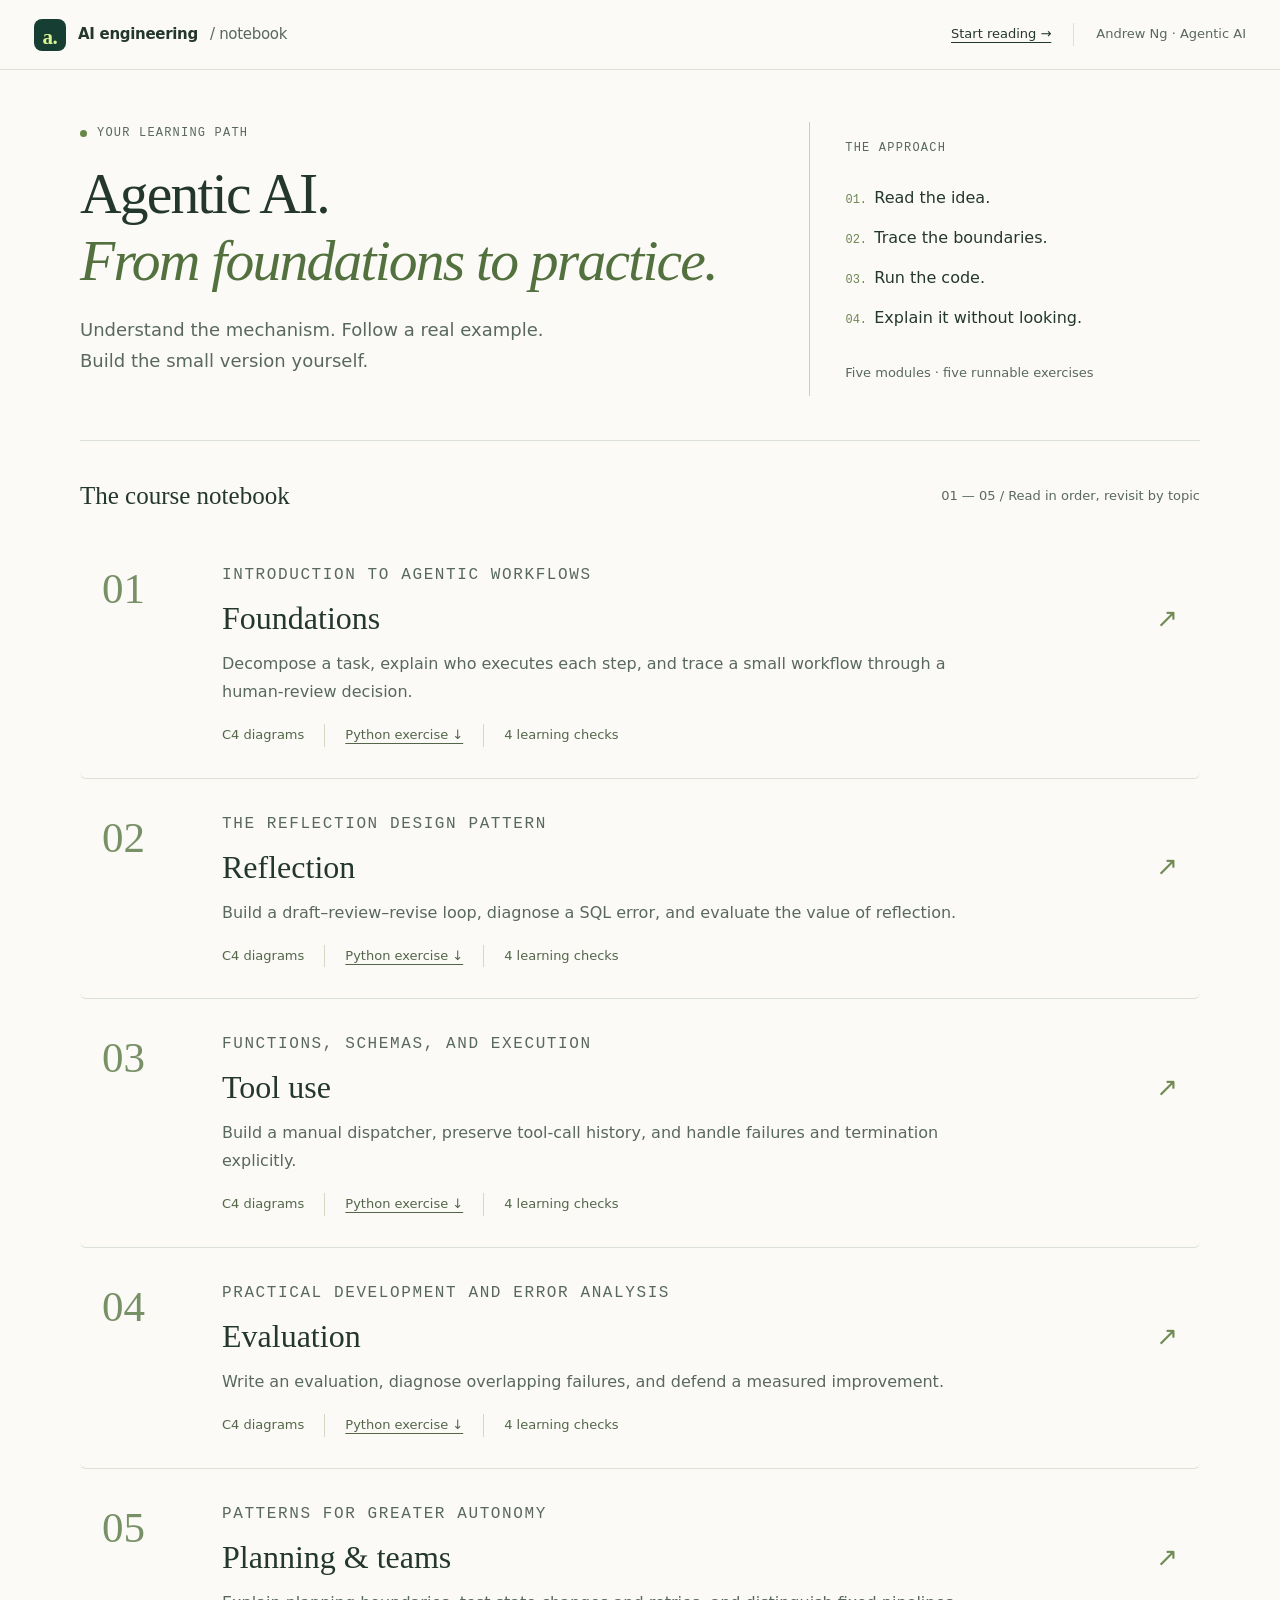
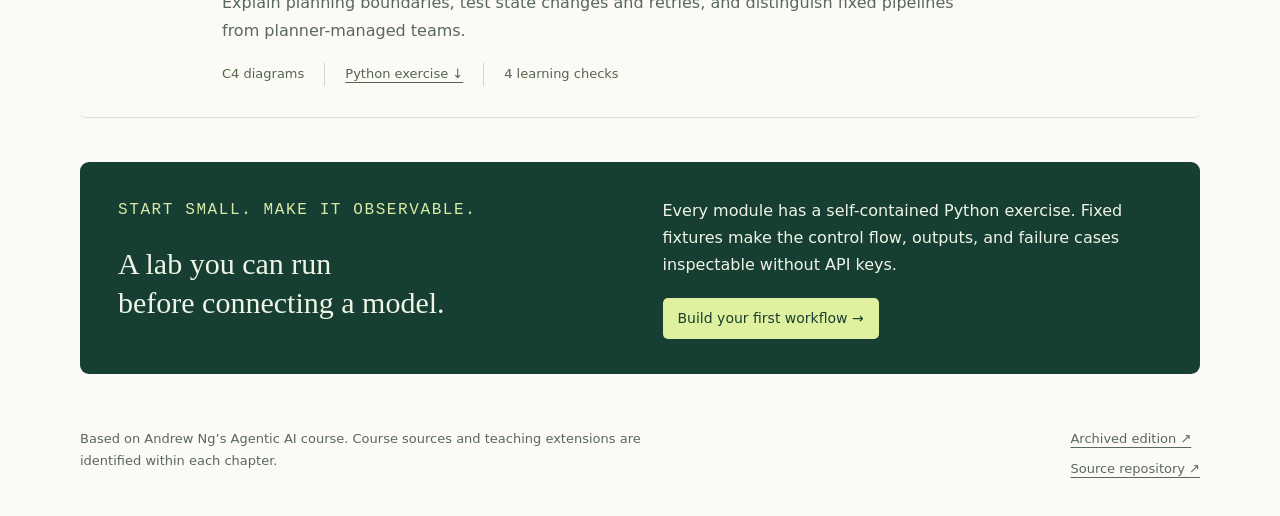
<file: index.html>
<!doctype html><html lang="en"><head><meta charset="utf-8"><meta name="viewport" content="width=device-width,initial-scale=1"><meta name="description" content="Agentic AI study notes with concrete examples, C4 diagrams, code, and runnable practice."><title>Agentic AI · Course library · AI engineering notebook</title><link rel="icon" href="data:image/svg+xml,%3Csvg xmlns='http://www.w3.org/2000/svg' viewBox='0 0 40 40'%3E%3Crect width='40' height='40' rx='10' fill='%23173e32'/%3E%3Ctext x='20' y='28' text-anchor='middle' fill='%23dcf492' font-size='28' font-family='Georgia'%3Ea%3C/text%3E%3C/svg%3E"><link rel="stylesheet" href="styles.css"><script src="app.js" defer></script></head><body data-page="library"><a class="skip-link" href="#main">Skip to the notes</a><header class="topbar"><a class="notebook-brand" href="index.html"><span class="brand-symbol" aria-hidden="true">a.</span> AI engineering <span class="brand-subtitle">/ notebook</span></a><div class="topbar-right"><a href="chapters/module-1.html">Start reading →</a><span class="edition">Andrew Ng · Agentic AI</span></div><div class="reading-progress" aria-hidden="true"></div></header><main class="library" id="main"><header class="library-intro"><div><p class="eyebrow">Your learning path</p><h1>Agentic AI.<br><em>From foundations to practice.</em></h1><p>Understand the mechanism. Follow a real example. Build the small version yourself.</p></div><aside class="library-note"><span class="panel-label">The approach</span><ol><li>Read the idea.</li><li>Trace the boundaries.</li><li>Run the code.</li><li>Explain it without looking.</li></ol><span class="subtle">Five modules · five runnable exercises</span></aside></header><section aria-labelledby="library-title"><div class="library-section-head"><h2 id="library-title">The course notebook</h2><span>01 — 05 / Read in order, revisit by topic</span></div><article class="library-row" id="module-1"><div class="library-number">01</div><div class="library-copy"><p class="panel-label">Introduction to agentic workflows</p><h2><a href="chapters/module-1.html">Foundations<span aria-hidden="true">↗</span></a></h2><p>Decompose a task, explain who executes each step, and trace a small workflow through a human-review decision.</p><div class="library-row-meta"><span>C4 diagrams</span><a href="labs/module_1_workflow.py" download>Python exercise ↓</a><span data-course-progress="1">4 learning checks</span></div></div></article><article class="library-row" id="module-2"><div class="library-number">02</div><div class="library-copy"><p class="panel-label">The reflection design pattern</p><h2><a href="chapters/module-2.html">Reflection<span aria-hidden="true">↗</span></a></h2><p>Build a draft–review–revise loop, diagnose a SQL error, and evaluate the value of reflection.</p><div class="library-row-meta"><span>C4 diagrams</span><a href="labs/module_2_reflection.py" download>Python exercise ↓</a><span data-course-progress="2">4 learning checks</span></div></div></article><article class="library-row" id="module-3"><div class="library-number">03</div><div class="library-copy"><p class="panel-label">Functions, schemas, and execution</p><h2><a href="chapters/module-3.html">Tool use<span aria-hidden="true">↗</span></a></h2><p>Build a manual dispatcher, preserve tool-call history, and handle failures and termination explicitly.</p><div class="library-row-meta"><span>C4 diagrams</span><a href="labs/module_3_tools.py" download>Python exercise ↓</a><span data-course-progress="3">4 learning checks</span></div></div></article><article class="library-row" id="module-4"><div class="library-number">04</div><div class="library-copy"><p class="panel-label">Practical development and error analysis</p><h2><a href="chapters/module-4.html">Evaluation<span aria-hidden="true">↗</span></a></h2><p>Write an evaluation, diagnose overlapping failures, and defend a measured improvement.</p><div class="library-row-meta"><span>C4 diagrams</span><a href="labs/module_4_evaluation.py" download>Python exercise ↓</a><span data-course-progress="4">4 learning checks</span></div></div></article><article class="library-row" id="module-5"><div class="library-number">05</div><div class="library-copy"><p class="panel-label">Patterns for greater autonomy</p><h2><a href="chapters/module-5.html">Planning & teams<span aria-hidden="true">↗</span></a></h2><p>Explain planning boundaries, test state changes and retries, and distinguish fixed pipelines from planner-managed teams.</p><div class="library-row-meta"><span>C4 diagrams</span><a href="labs/module_5_planning.py" download>Python exercise ↓</a><span data-course-progress="5">4 learning checks</span></div></div></article></section><section class="library-practice"><div><p class="panel-label">Start small. Make it observable.</p><h2>A lab you can run<br>before connecting a model.</h2></div><div><p>Every module has a self-contained Python exercise. Fixed fixtures make the control flow, outputs, and failure cases inspectable without API keys.</p><a class="button" href="chapters/module-1.html#code">Build your first workflow →</a></div></section><footer class="library-footer"><p>Based on Andrew Ng’s Agentic AI course. Course sources and teaching extensions are identified within each chapter.</p><div><a href="archive/2026-09-05/index.html">Archived edition ↗</a><a href="https://github.com/soumyadatascience/Agentic-AI-andrew-ng">Source repository ↗</a></div></footer></main></body></html>
</file>
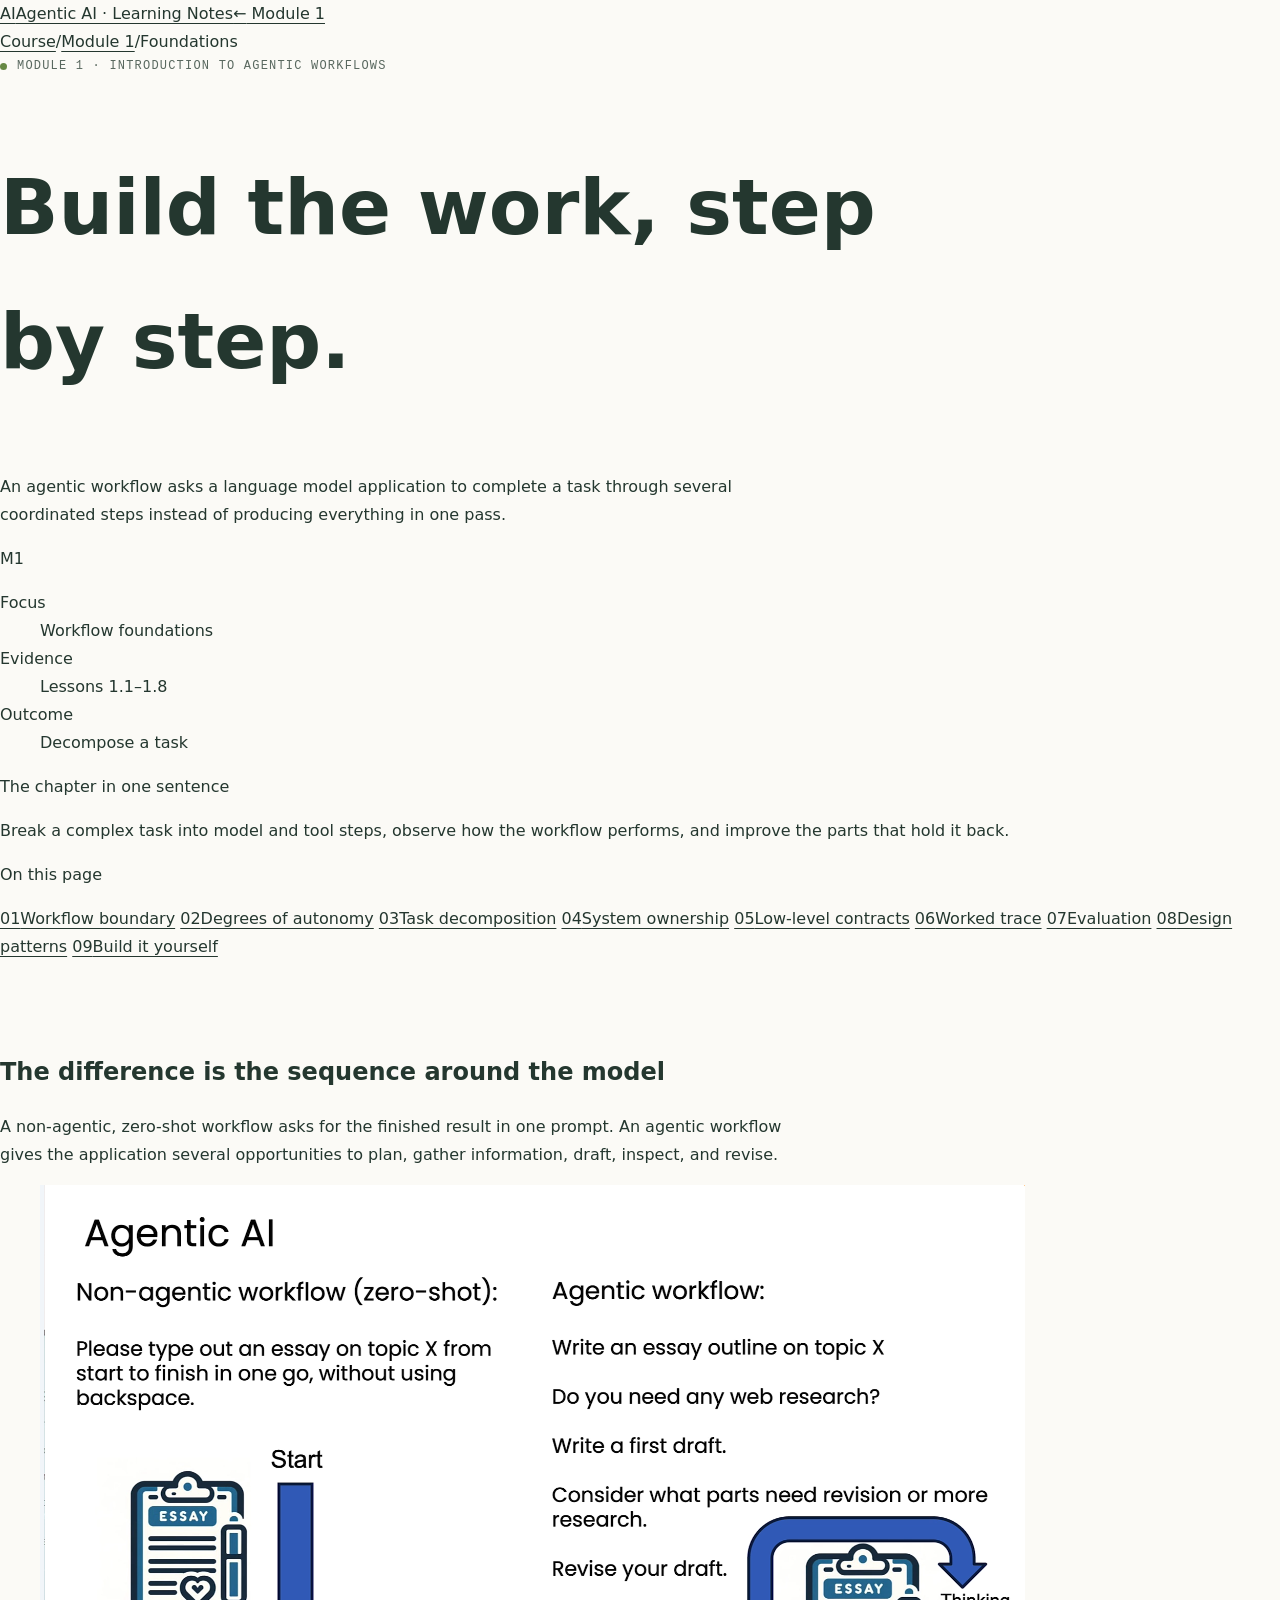
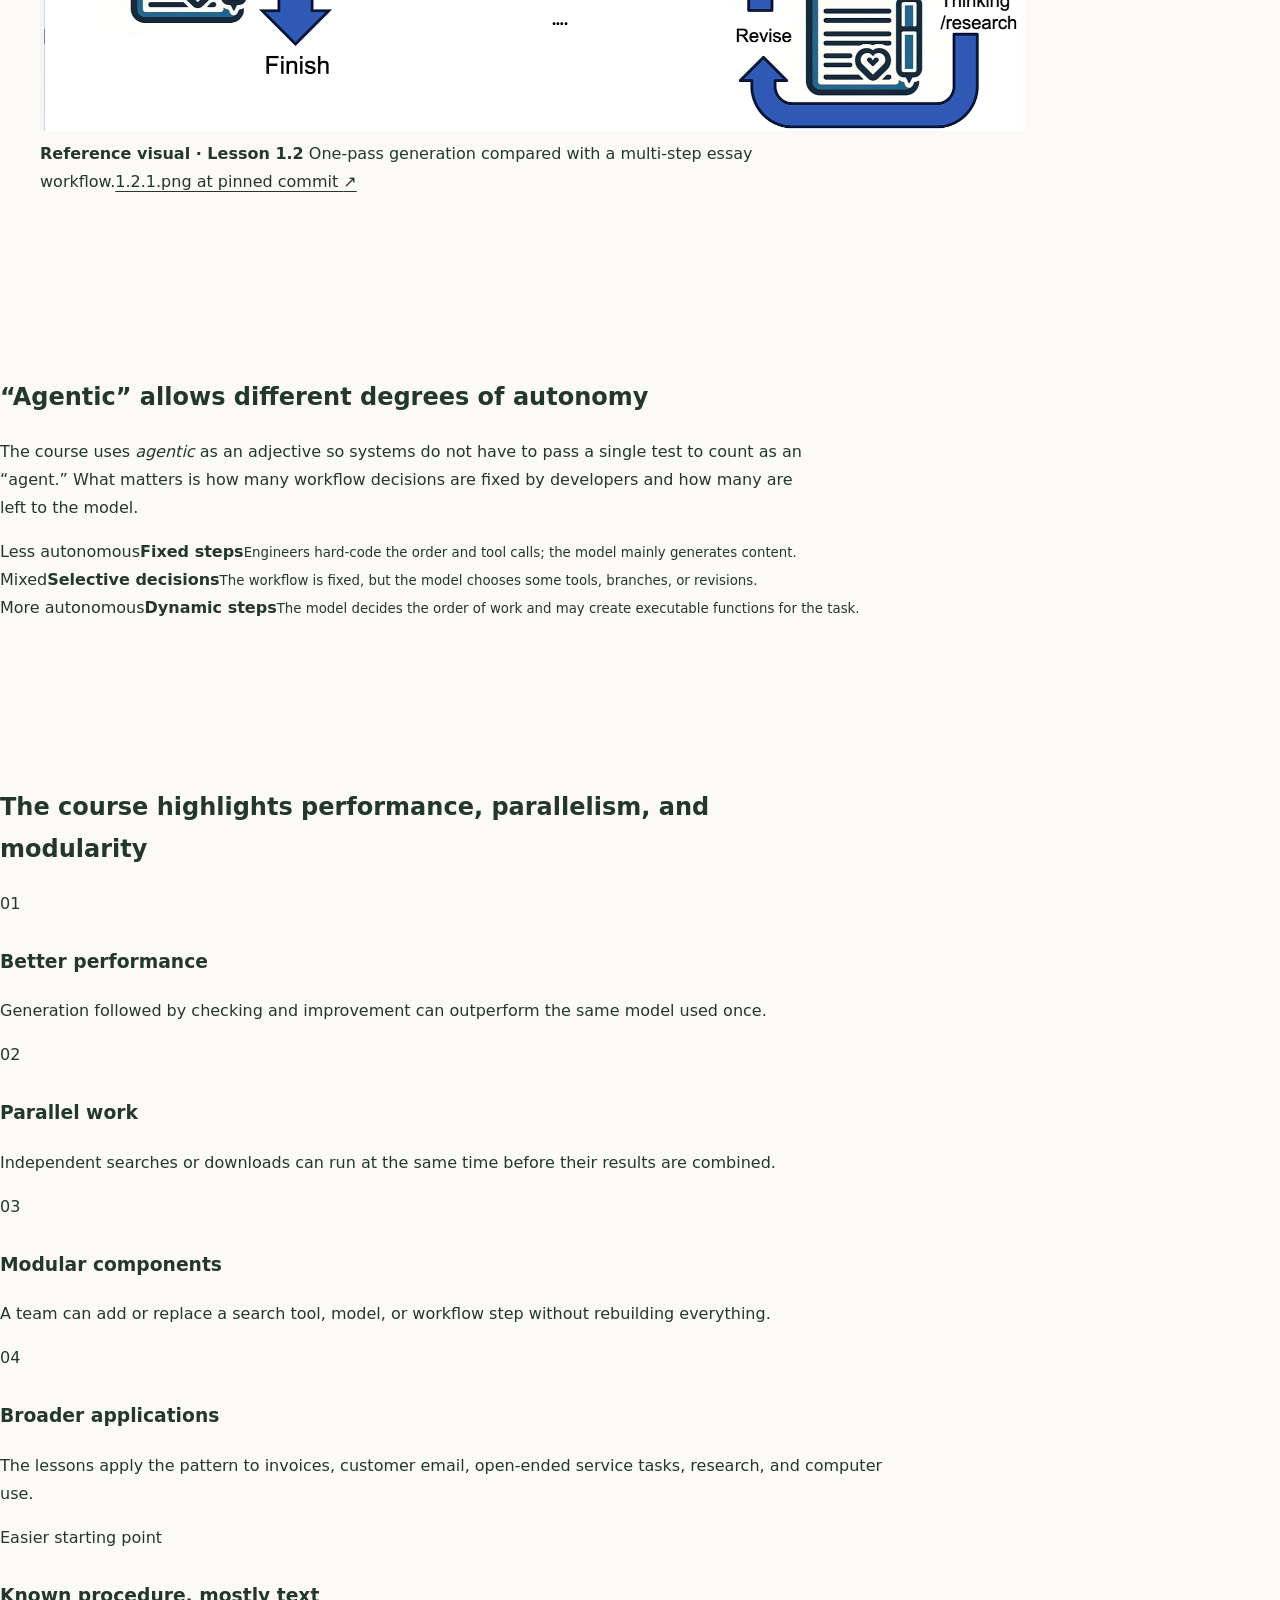
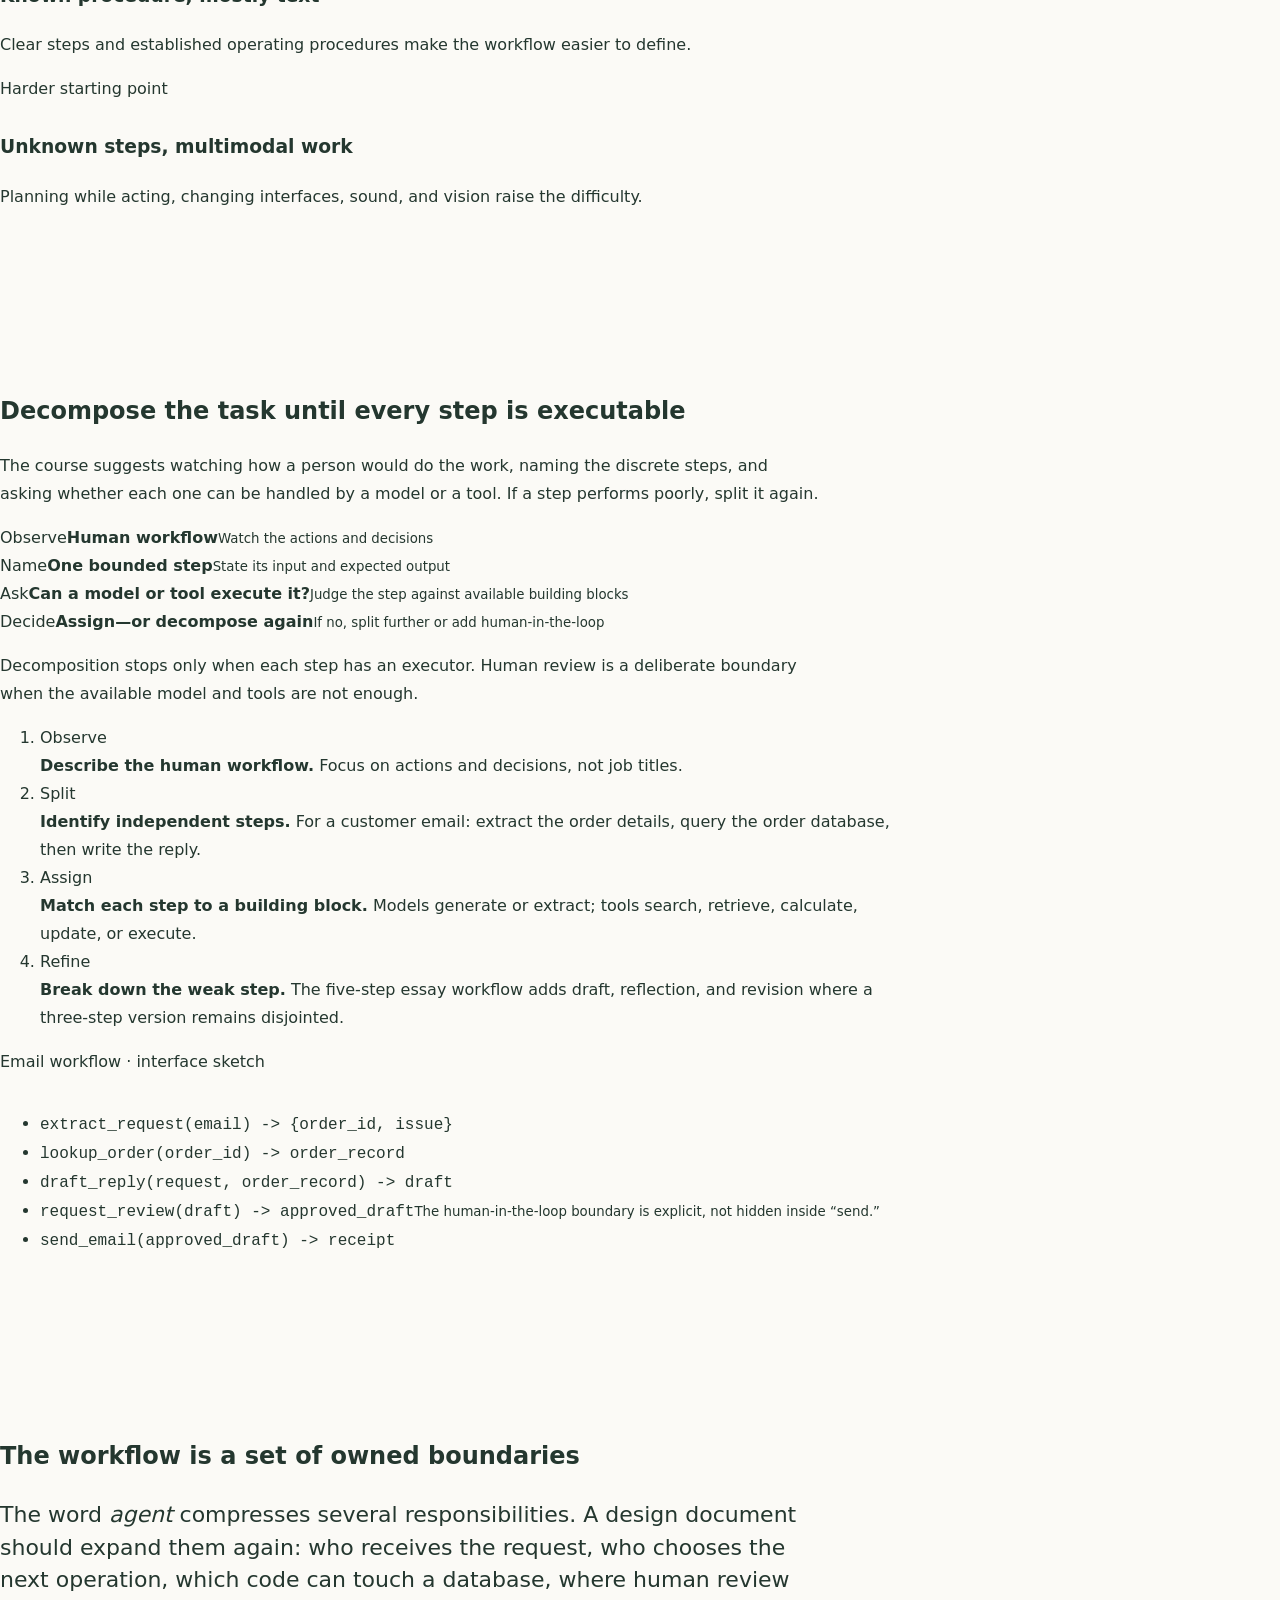
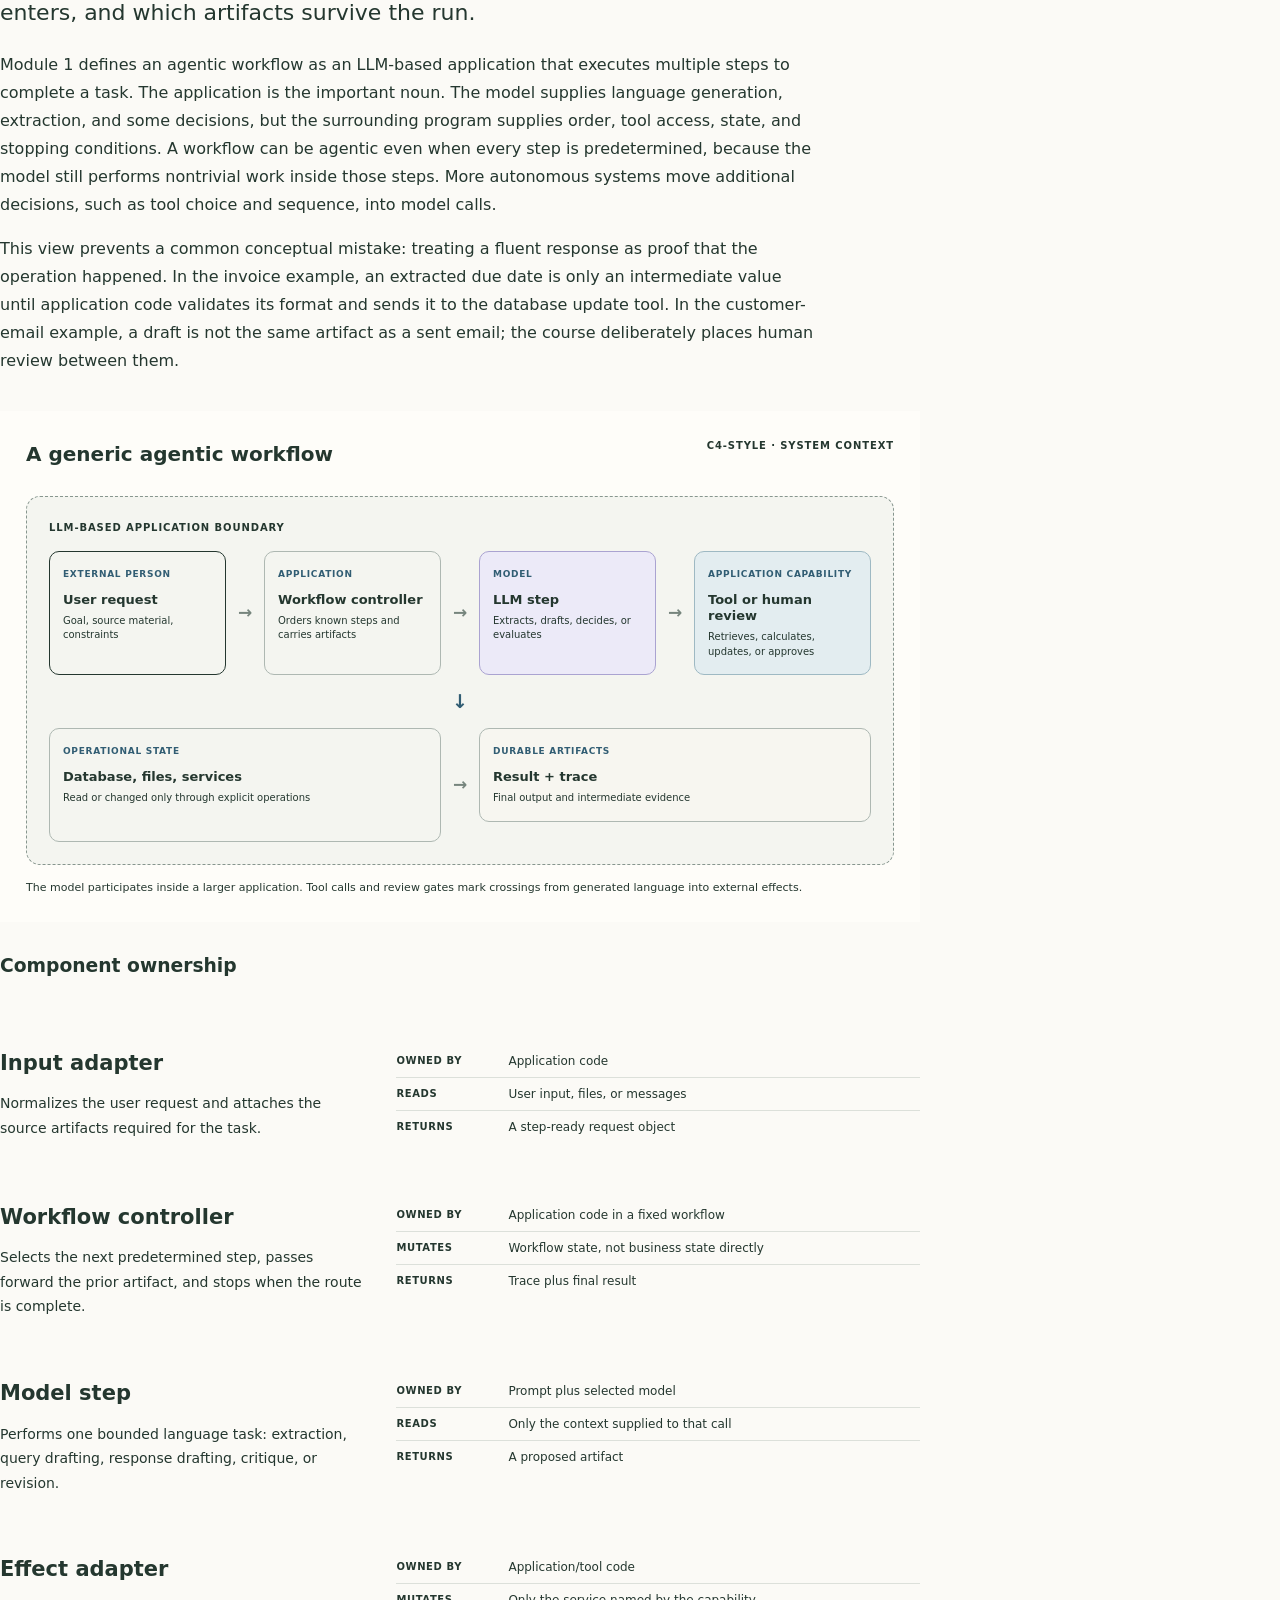
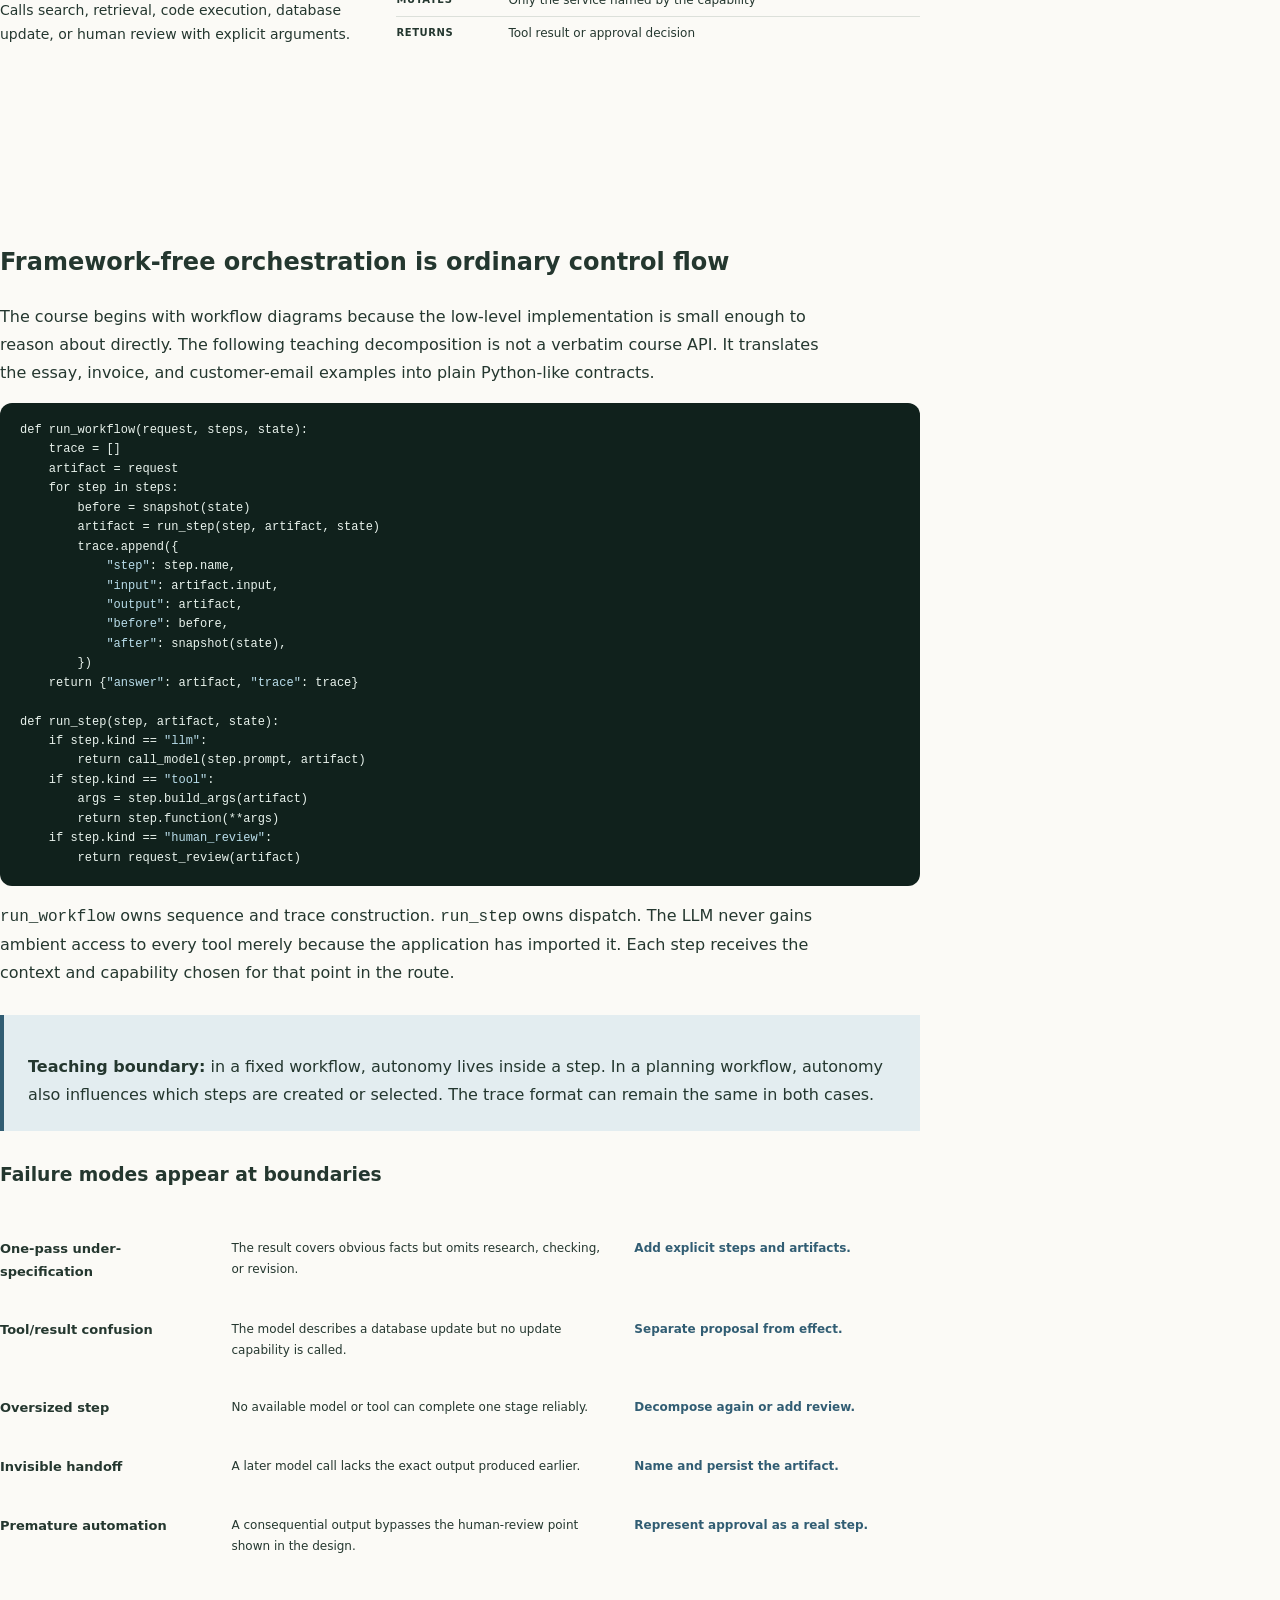
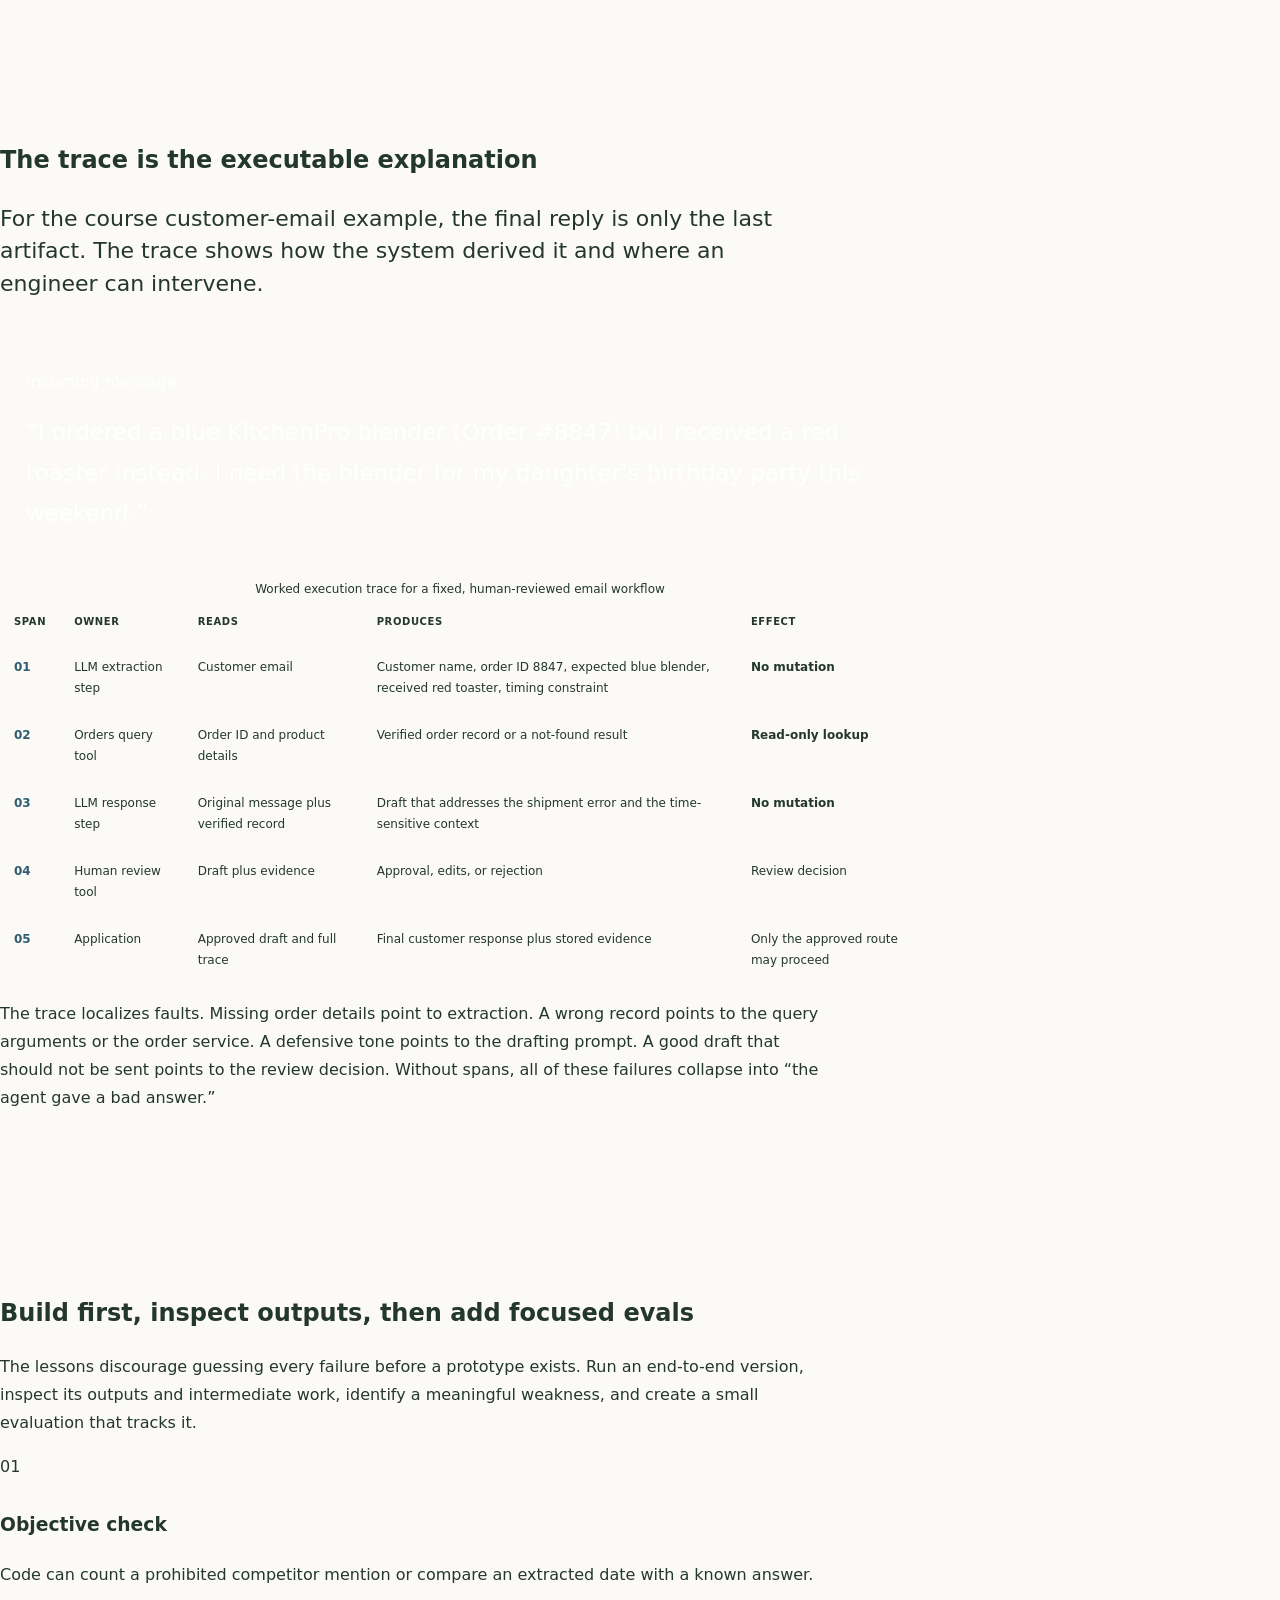
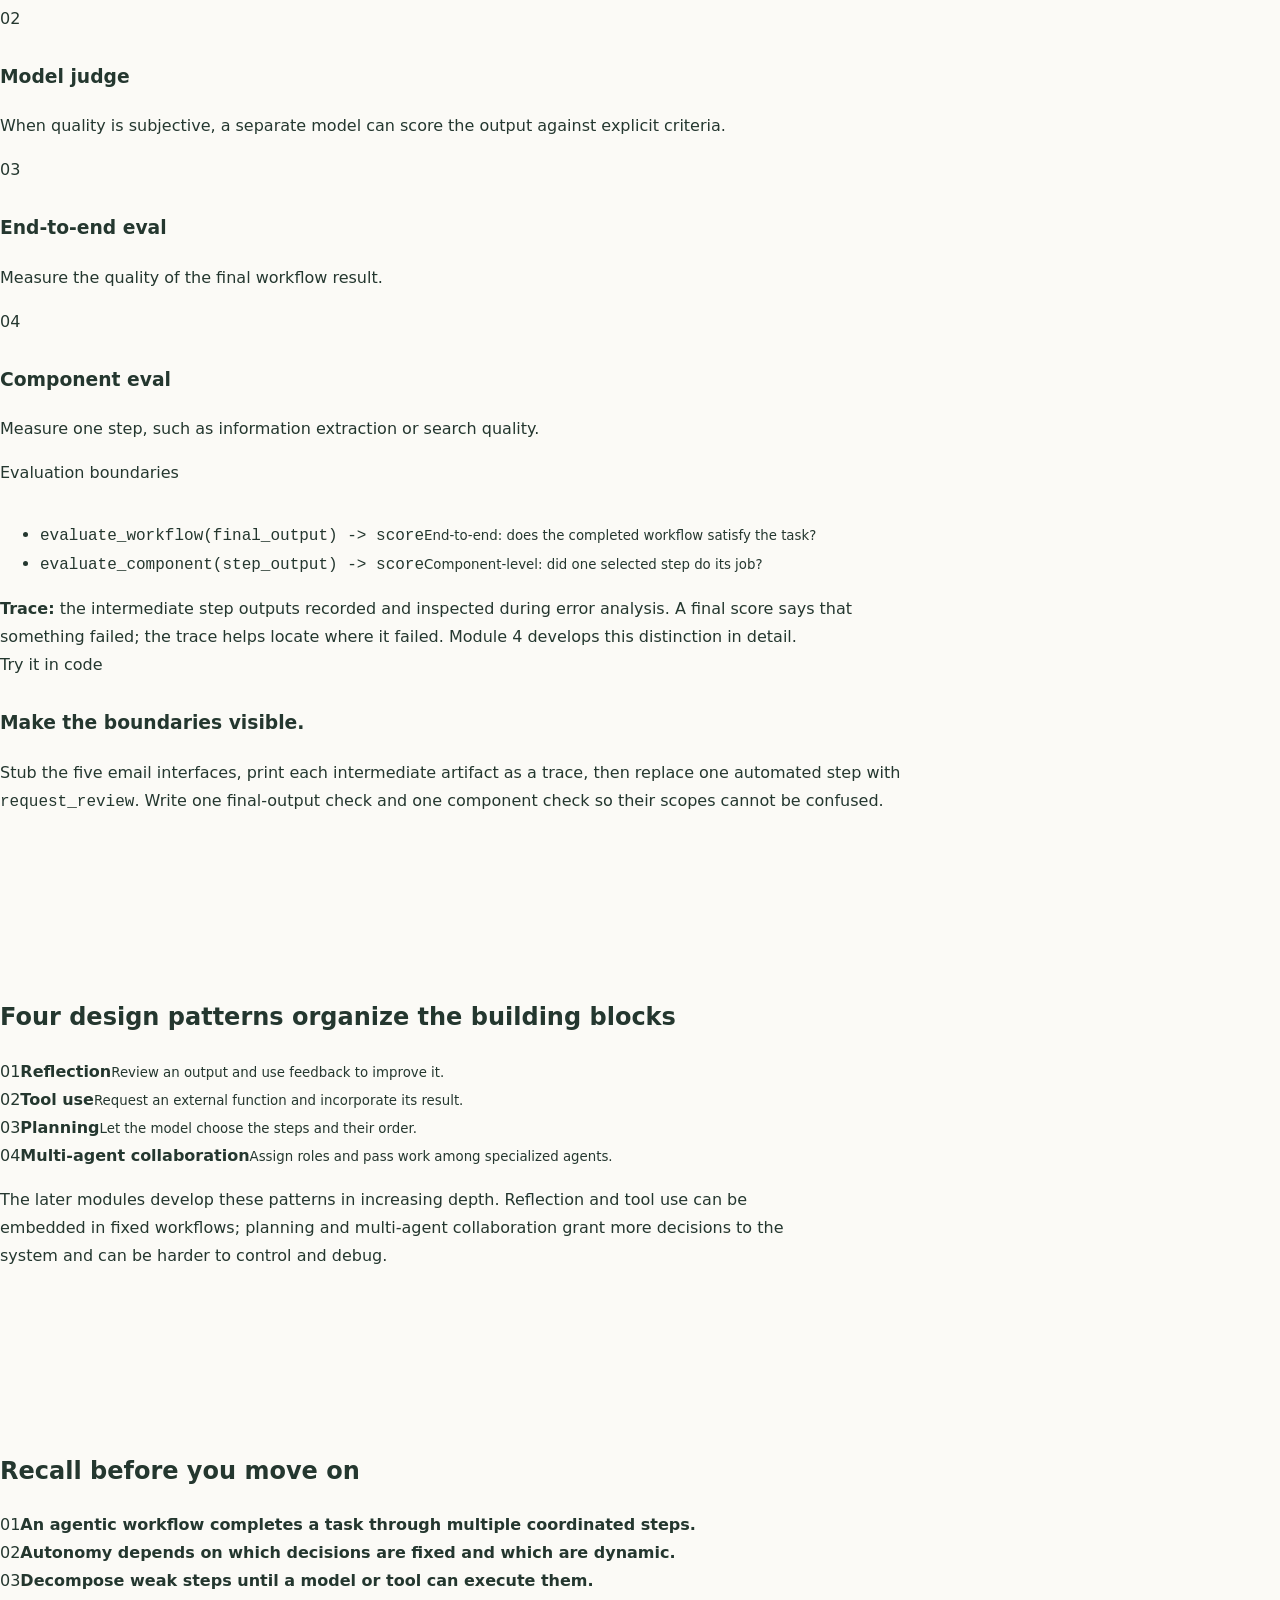
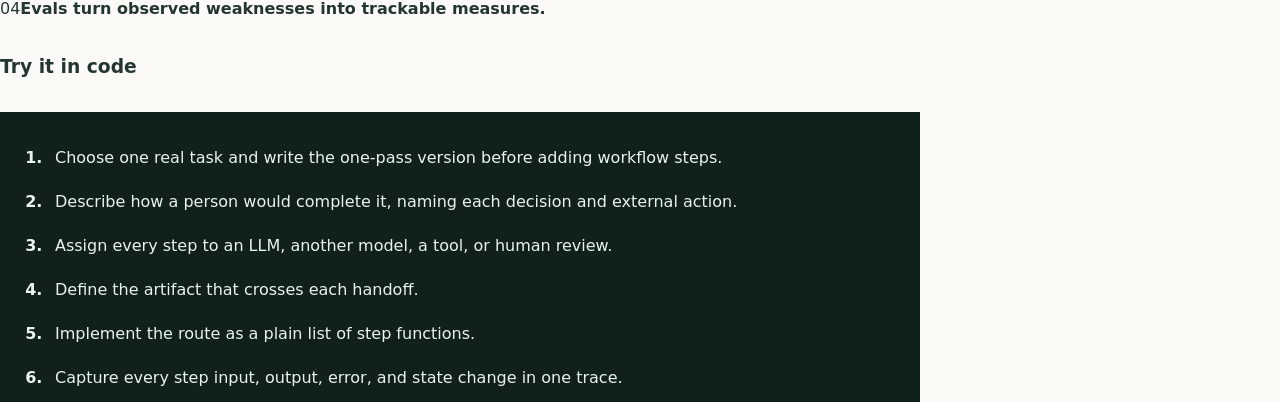
<file: preview/index.html>
<!doctype html><html lang="en"><head><meta charset="utf-8"><meta name="viewport" content="width=device-width,initial-scale=1"><meta http-equiv="refresh" content="0;url=../chapters/module-1.html"><title>Module 1 has moved</title></head><body><p>The approved notebook is now the main edition. <a href="../chapters/module-1.html">Continue to Module 1</a>.</p></body></html>
</file>
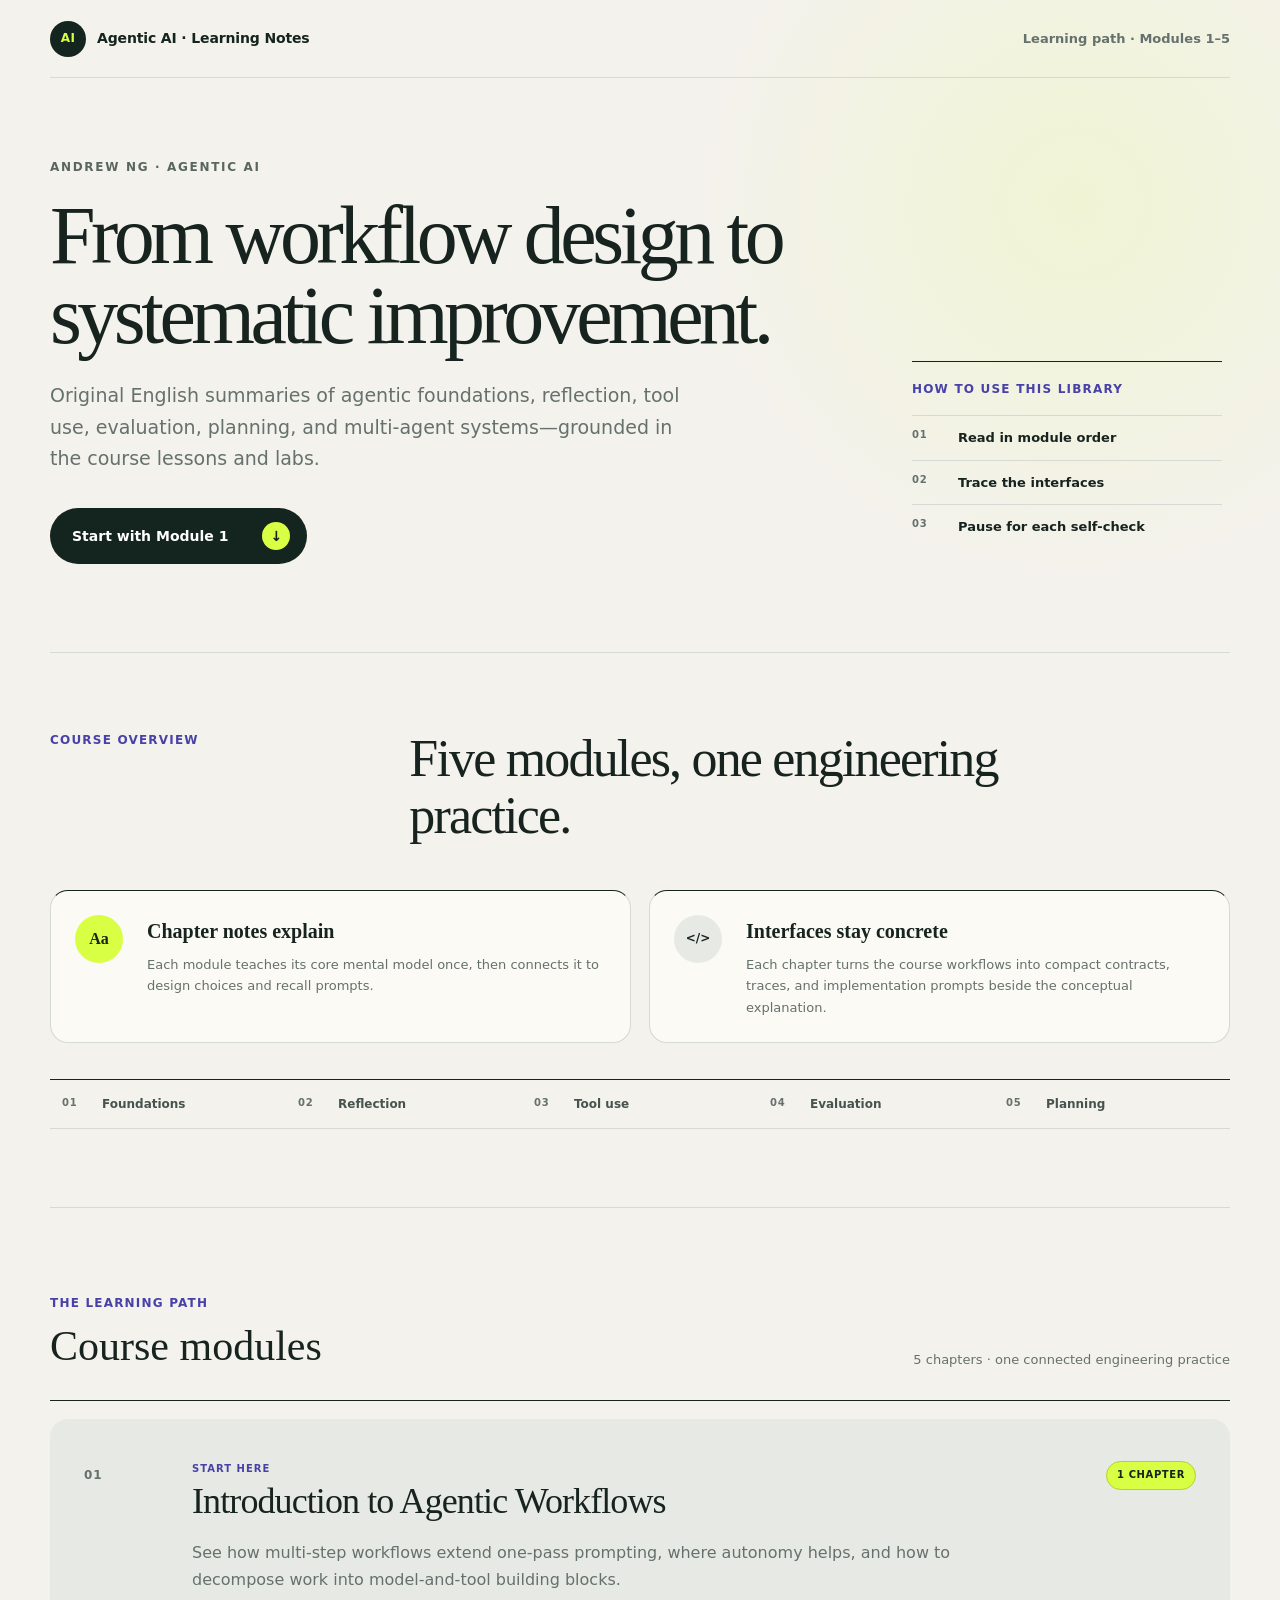
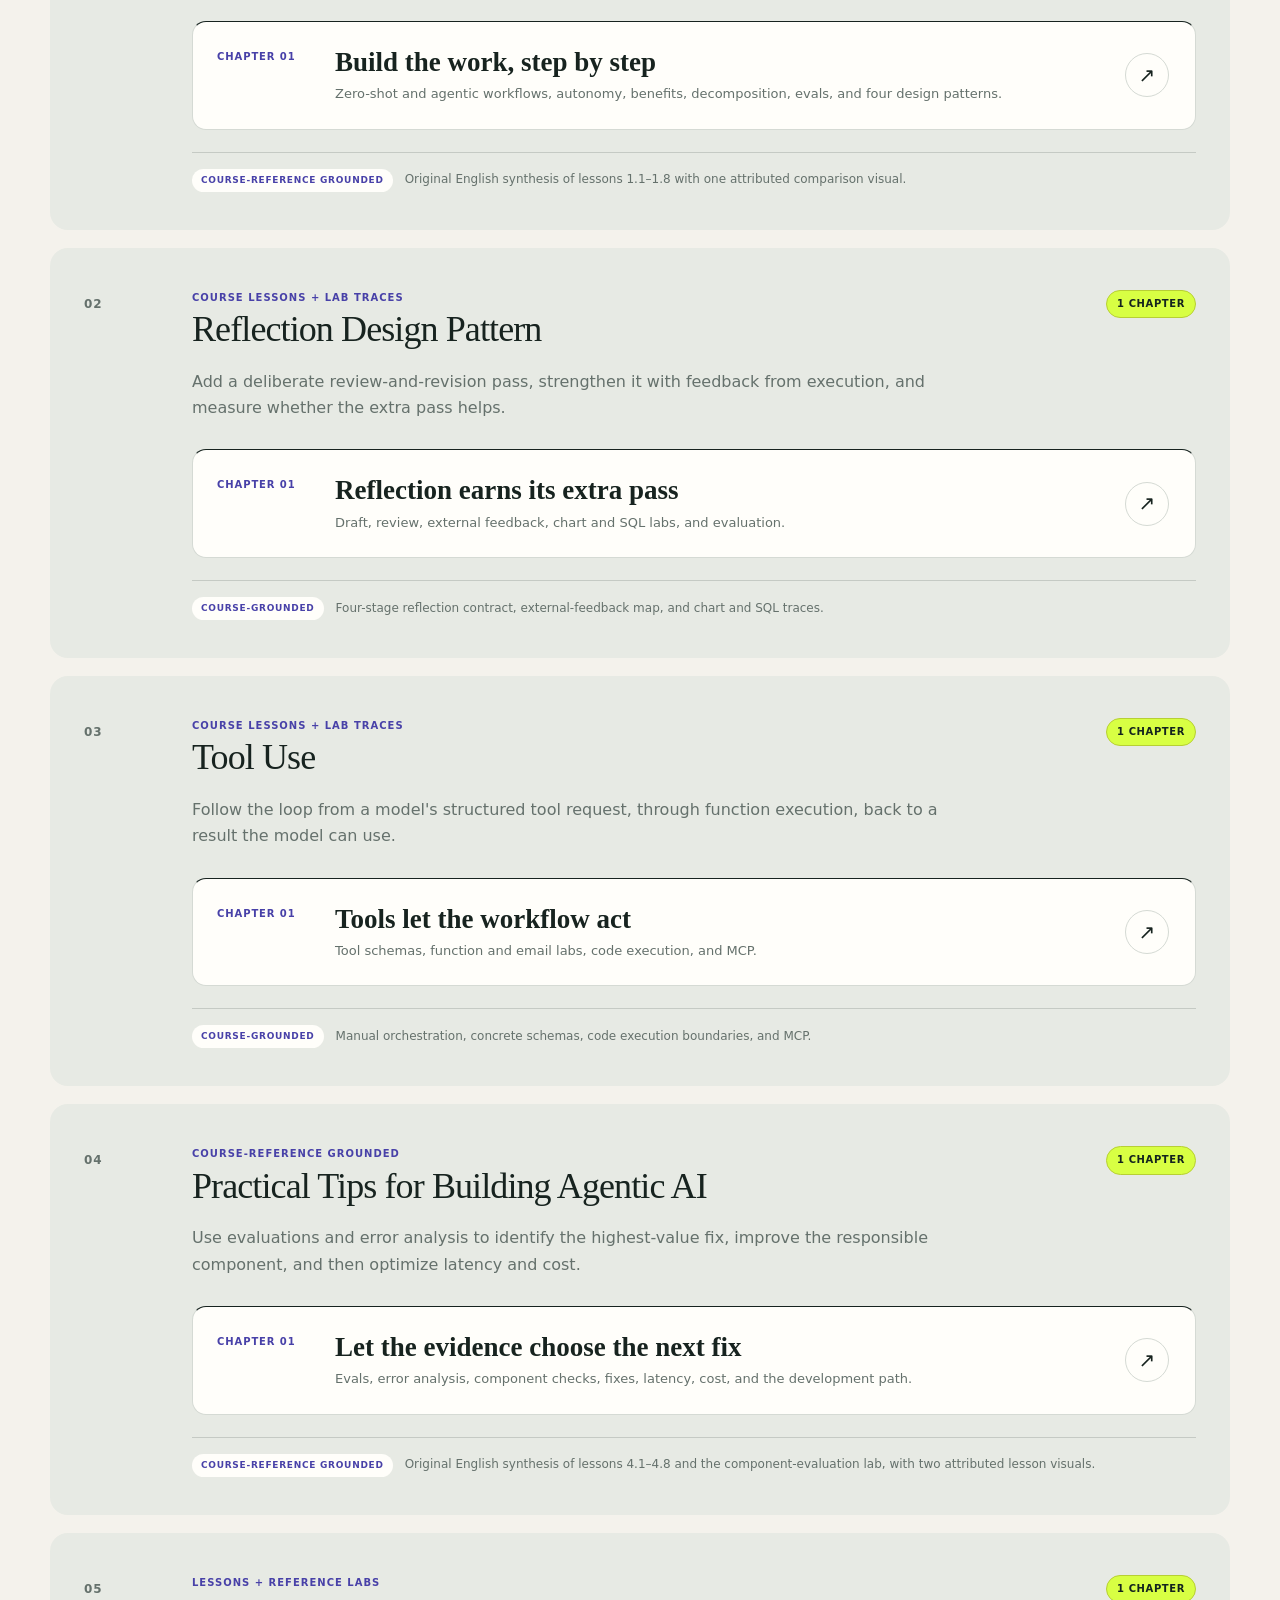
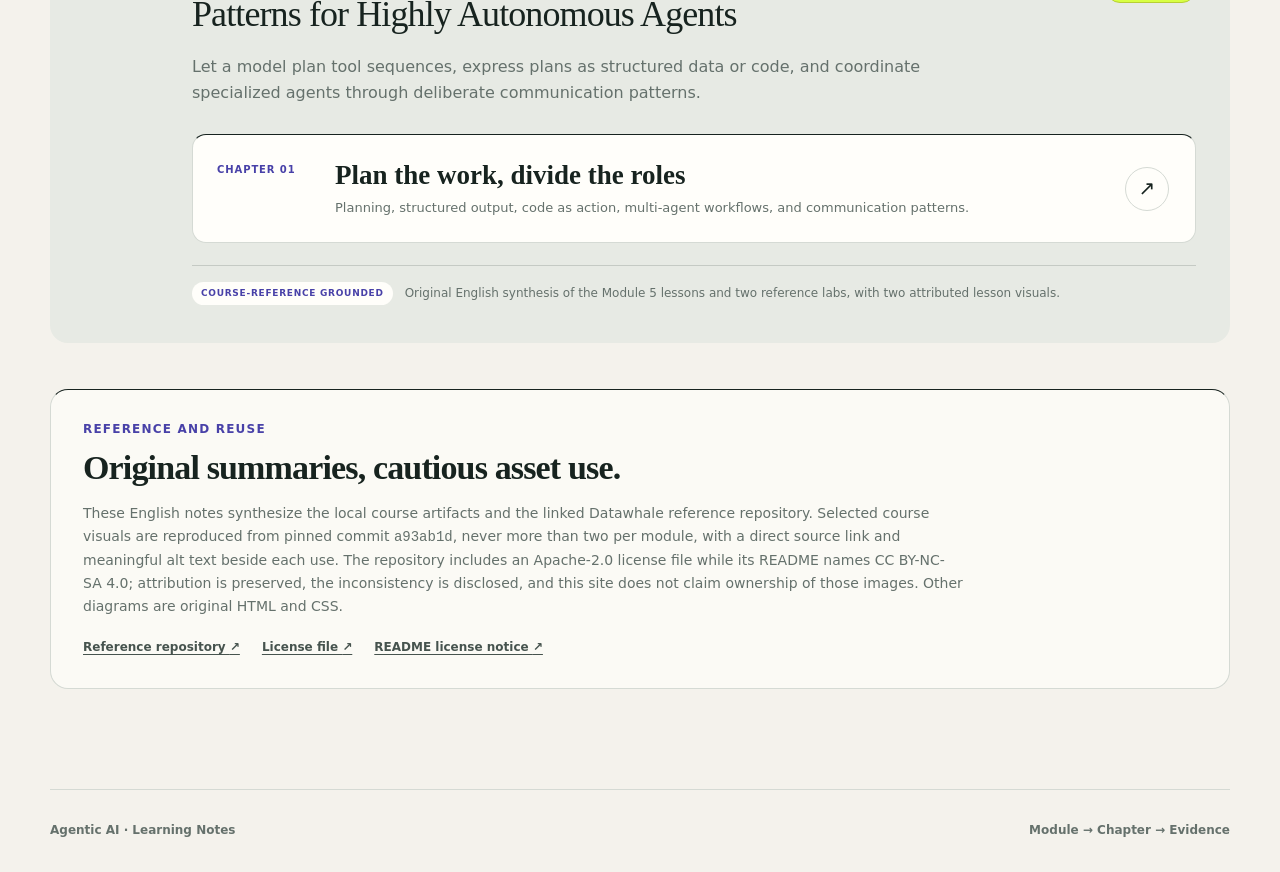
<file: archive/2026-09-05/index.html>
<!doctype html>
<html lang="en">
<head>
  <meta charset="utf-8">
  <meta name="viewport" content="width=device-width, initial-scale=1">
  <meta name="description" content="A module-first learning path through Modules 1–5 of Andrew Ng's Agentic AI course, with course-grounded notes, implementation contracts, and selected attributed visuals.">
  <title>Agentic AI · Module Learning Path</title>
  <link rel="icon" href="data:image/svg+xml,%3Csvg xmlns='http://www.w3.org/2000/svg' viewBox='0 0 64 64'%3E%3Ccircle cx='32' cy='32' r='30' fill='%2314241e'/%3E%3Ctext x='32' y='39' text-anchor='middle' font-family='Arial,sans-serif' font-size='22' font-weight='700' fill='%23d8ff43'%3EAI%3C/text%3E%3C/svg%3E">
  <link rel="stylesheet" href="styles.css">
</head>
<body class="home-body">
  <a class="skip-link" href="#main-content">Skip to content</a>
  <header class="site-header site-header-home">
    <a class="brand" href="index.html" aria-label="Agentic AI learning path home"><span class="brand-mark" aria-hidden="true">AI</span><span>Agentic AI · Learning Notes</span></a>
    <span class="edition-label">Learning path · Modules 1–5</span>
  </header>
  <main id="main-content">
    <section class="home-hero" aria-labelledby="home-title">
      <div class="home-hero-content">
        <p class="eyebrow">Andrew Ng · Agentic AI</p>
        <h1 id="home-title">From workflow design to systematic improvement.</h1>
        <p class="home-intro">Original English summaries of agentic foundations, reflection, tool use, evaluation, planning, and multi-agent systems—grounded in the course lessons and labs.</p>
        <a class="primary-link" href="#module-1">Start with Module 1 <span aria-hidden="true">↓</span></a>
      </div>
      <aside class="hero-note path-note" aria-label="How the learning path works">
        <p class="kicker">How to use this library</p>
        <ol><li><span>01</span><strong>Read in module order</strong></li><li><span>02</span><strong>Trace the interfaces</strong></li><li><span>03</span><strong>Pause for each self-check</strong></li></ol>
      </aside>
    </section>
    <section class="course-overview" aria-labelledby="overview-title">
      <div class="overview-copy"><p class="kicker">Course overview</p><h2 id="overview-title">Five modules, one engineering practice.</h2></div>
      <div class="artifact-key" aria-label="Relationship between chapter notes and course evidence">
        <article><span class="artifact-icon" aria-hidden="true">Aa</span><div><h3>Chapter notes explain</h3><p>Each module teaches its core mental model once, then connects it to design choices and recall prompts.</p></div></article>
        <article><span class="artifact-icon artifact-icon-code" aria-hidden="true">&lt;/&gt;</span><div><h3>Interfaces stay concrete</h3><p>Each chapter turns the course workflows into compact contracts, traces, and implementation prompts beside the conceptual explanation.</p></div></article>
      </div>
      <nav class="module-jump" aria-label="Jump to a course module"><a href="#module-1"><span>01</span>Foundations</a><a href="#module-2"><span>02</span>Reflection</a><a href="#module-3"><span>03</span>Tool use</a><a href="#module-4"><span>04</span>Evaluation</a><a href="#module-5"><span>05</span>Planning</a></nav>
    </section>
    <section class="module-library" aria-labelledby="modules-title">
      <div class="section-heading"><div><p class="kicker">The learning path</p><h2 id="modules-title">Course modules</h2></div><p class="chapter-count">5 chapters · one connected engineering practice</p></div>
      <div class="module-list">
        <article class="module-row module-row-featured" id="module-1">
          <div class="module-number">01</div><div class="module-copy">
            <div class="module-heading"><div><p class="module-state">Start here</p><h3>Introduction to Agentic Workflows</h3></div><span class="status-pill status-pill-ready">1 chapter</span></div>
            <p class="module-description">See how multi-step workflows extend one-pass prompting, where autonomy helps, and how to decompose work into model-and-tool building blocks.</p>
            <a class="featured-chapter" href="chapters/module-1.html" aria-label="Read Module 1: Build the work, step by step"><span class="chapter-label">Chapter 01</span><span class="featured-chapter-copy"><strong>Build the work, step by step</strong><small>Zero-shot and agentic workflows, autonomy, benefits, decomposition, evals, and four design patterns.</small></span><span class="chapter-arrow" aria-hidden="true">↗</span></a>
            <div class="evidence-shelf"><span class="evidence-tag">Course-reference grounded</span><p>Original English synthesis of lessons 1.1–1.8 with one attributed comparison visual.</p></div>
          </div>
        </article>
        <article class="module-row module-row-featured" id="module-2">
          <div class="module-number">02</div><div class="module-copy">
            <div class="module-heading"><div><p class="module-state">Course lessons + lab traces</p><h3>Reflection Design Pattern</h3></div><span class="status-pill status-pill-ready">1 chapter</span></div>
            <p class="module-description">Add a deliberate review-and-revision pass, strengthen it with feedback from execution, and measure whether the extra pass helps.</p>
            <a class="featured-chapter" href="chapters/module-2.html" aria-label="Read Module 2: Reflection earns its extra pass"><span class="chapter-label">Chapter 01</span><span class="featured-chapter-copy"><strong>Reflection earns its extra pass</strong><small>Draft, review, external feedback, chart and SQL labs, and evaluation.</small></span><span class="chapter-arrow" aria-hidden="true">↗</span></a>
            <div class="evidence-shelf"><span class="evidence-tag">Course-grounded</span><p>Four-stage reflection contract, external-feedback map, and chart and SQL traces.</p></div>
          </div>
        </article>
        <article class="module-row module-row-featured" id="module-3">
          <div class="module-number">03</div><div class="module-copy">
            <div class="module-heading"><div><p class="module-state">Course lessons + lab traces</p><h3>Tool Use</h3></div><span class="status-pill status-pill-ready">1 chapter</span></div>
            <p class="module-description">Follow the loop from a model's structured tool request, through function execution, back to a result the model can use.</p>
            <a class="featured-chapter" href="chapters/module-3.html" aria-label="Read Module 3: Tools let the workflow act"><span class="chapter-label">Chapter 01</span><span class="featured-chapter-copy"><strong>Tools let the workflow act</strong><small>Tool schemas, function and email labs, code execution, and MCP.</small></span><span class="chapter-arrow" aria-hidden="true">↗</span></a>
            <div class="evidence-shelf"><span class="evidence-tag">Course-grounded</span><p>Manual orchestration, concrete schemas, code execution boundaries, and MCP.</p></div>
          </div>
        </article>
        <article class="module-row module-row-featured" id="module-4">
          <div class="module-number">04</div><div class="module-copy">
            <div class="module-heading"><div><p class="module-state">Course-reference grounded</p><h3>Practical Tips for Building Agentic AI</h3></div><span class="status-pill status-pill-ready">1 chapter</span></div>
            <p class="module-description">Use evaluations and error analysis to identify the highest-value fix, improve the responsible component, and then optimize latency and cost.</p>
            <a class="featured-chapter" href="chapters/module-4.html" aria-label="Read Module 4: Let the evidence choose the next fix"><span class="chapter-label">Chapter 01</span><span class="featured-chapter-copy"><strong>Let the evidence choose the next fix</strong><small>Evals, error analysis, component checks, fixes, latency, cost, and the development path.</small></span><span class="chapter-arrow" aria-hidden="true">↗</span></a>
            <div class="evidence-shelf"><span class="evidence-tag">Course-reference grounded</span><p>Original English synthesis of lessons 4.1–4.8 and the component-evaluation lab, with two attributed lesson visuals.</p></div>
          </div>
        </article>
        <article class="module-row module-row-featured" id="module-5">
          <div class="module-number">05</div><div class="module-copy">
            <div class="module-heading"><div><p class="module-state">Lessons + reference labs</p><h3>Patterns for Highly Autonomous Agents</h3></div><span class="status-pill status-pill-ready">1 chapter</span></div>
            <p class="module-description">Let a model plan tool sequences, express plans as structured data or code, and coordinate specialized agents through deliberate communication patterns.</p>
            <a class="featured-chapter" href="chapters/module-5.html" aria-label="Read Module 5: Plan the work, divide the roles"><span class="chapter-label">Chapter 01</span><span class="featured-chapter-copy"><strong>Plan the work, divide the roles</strong><small>Planning, structured output, code as action, multi-agent workflows, and communication patterns.</small></span><span class="chapter-arrow" aria-hidden="true">↗</span></a>
            <div class="evidence-shelf"><span class="evidence-tag">Course-reference grounded</span><p>Original English synthesis of the Module 5 lessons and two reference labs, with two attributed lesson visuals.</p></div>
          </div>
        </article>
      </div>
      <aside class="reference-disclosure" aria-labelledby="reference-title">
        <p class="kicker">Reference and reuse</p>
        <h3 id="reference-title">Original summaries, cautious asset use.</h3>
        <p>These English notes synthesize the local course artifacts and the linked Datawhale reference repository. Selected course visuals are reproduced from pinned commit <code>a93ab1d</code>, never more than two per module, with a direct source link and meaningful alt text beside each use. The repository includes an Apache-2.0 license file while its README names CC BY-NC-SA 4.0; attribution is preserved, the inconsistency is disclosed, and this site does not claim ownership of those images. Other diagrams are original HTML and CSS.</p>
        <div class="reference-links"><a href="https://github.com/datawhalechina/agentic-ai">Reference repository <span aria-hidden="true">↗</span></a><a href="https://github.com/datawhalechina/agentic-ai/blob/main/LICENSE">License file <span aria-hidden="true">↗</span></a><a href="https://github.com/datawhalechina/agentic-ai#license">README license notice <span aria-hidden="true">↗</span></a></div>
      </aside>
    </section>
  </main>
  <footer class="home-footer"><span>Agentic AI · Learning Notes</span><span>Module → Chapter → Evidence</span></footer>
</body>
</html>
</file>
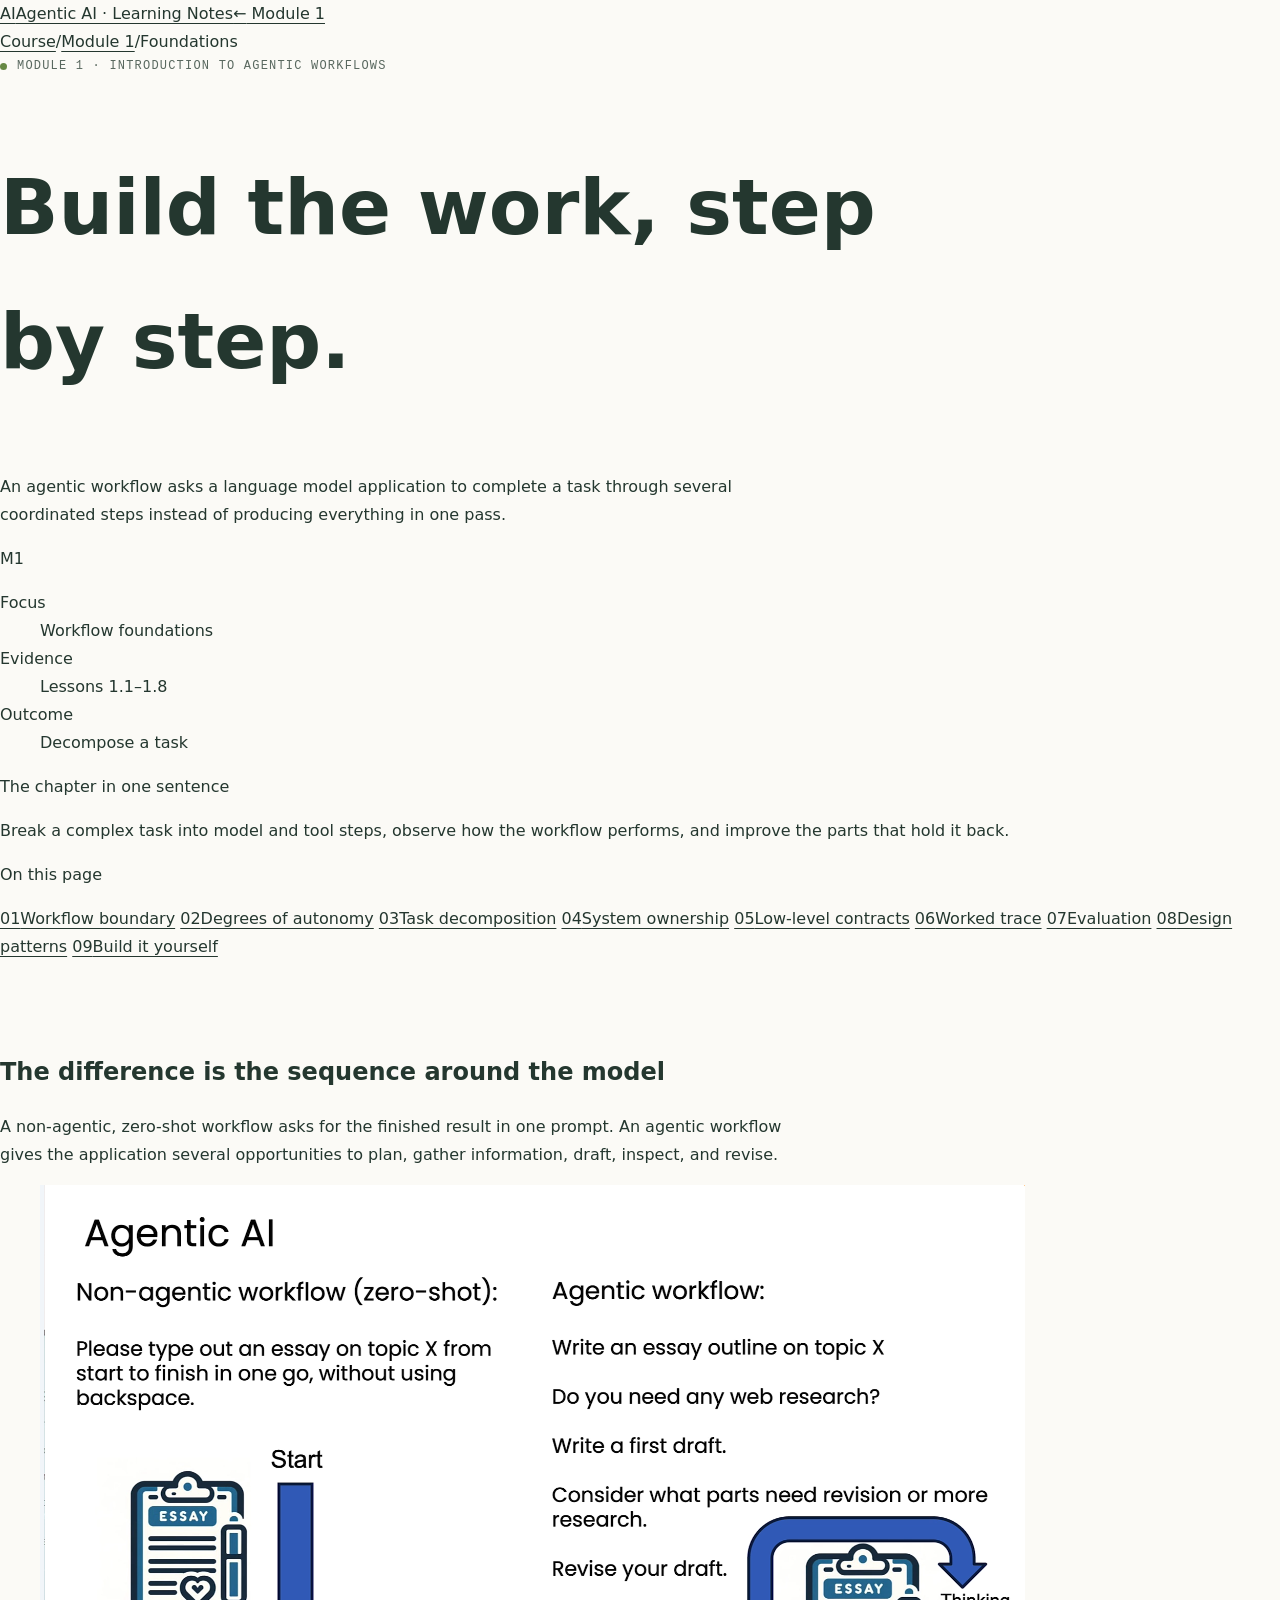
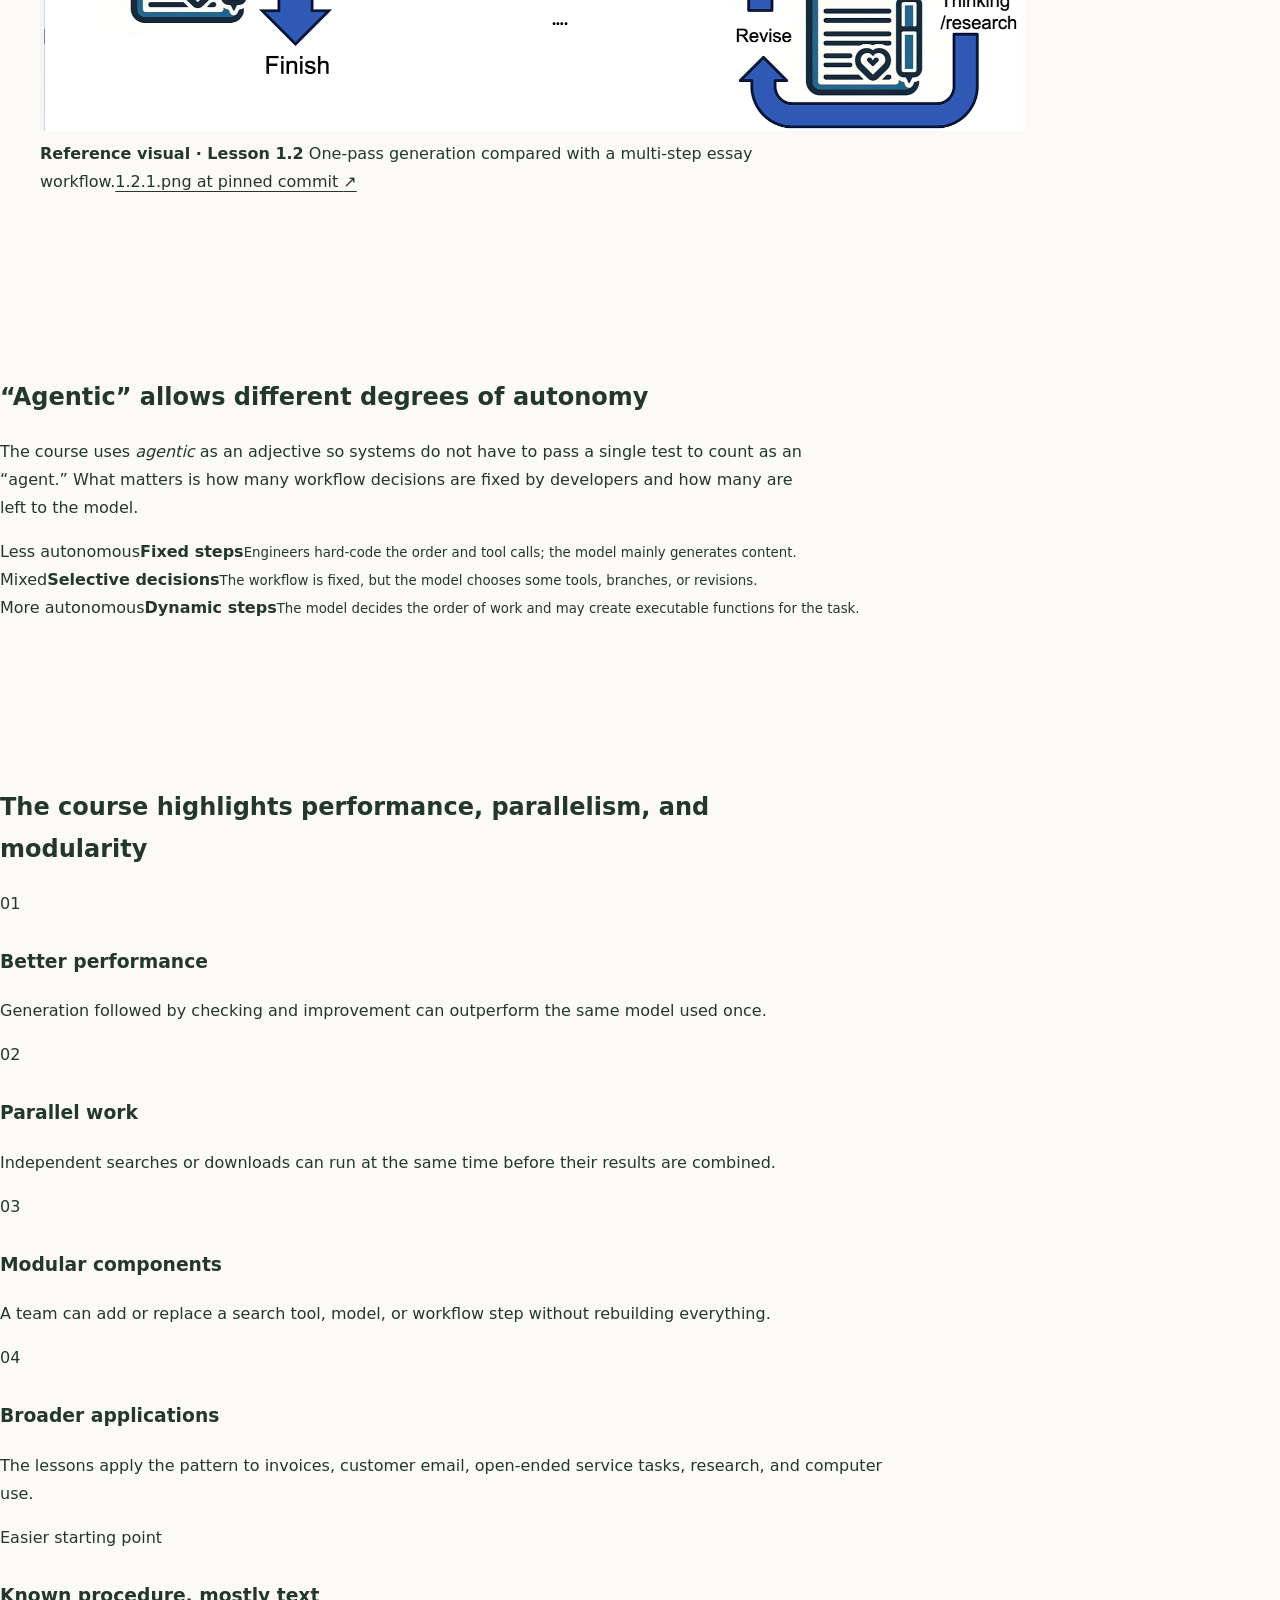
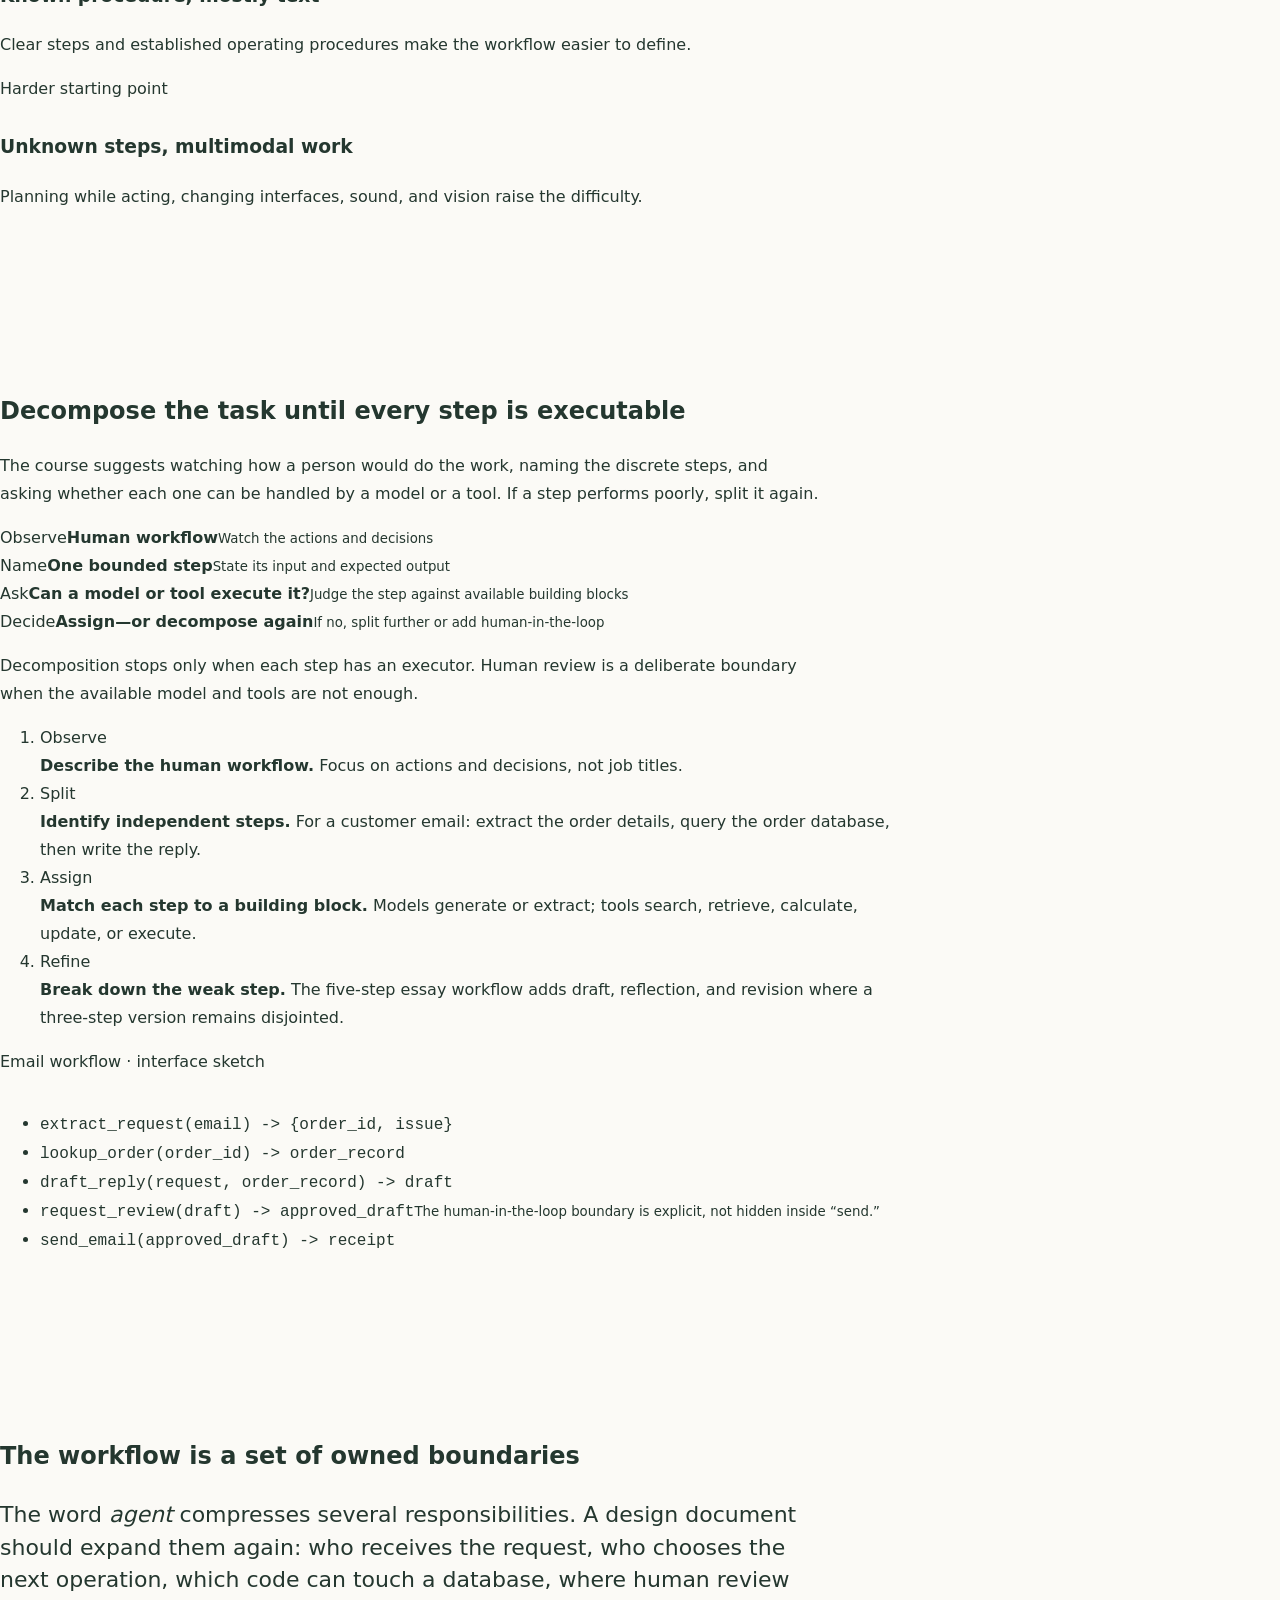
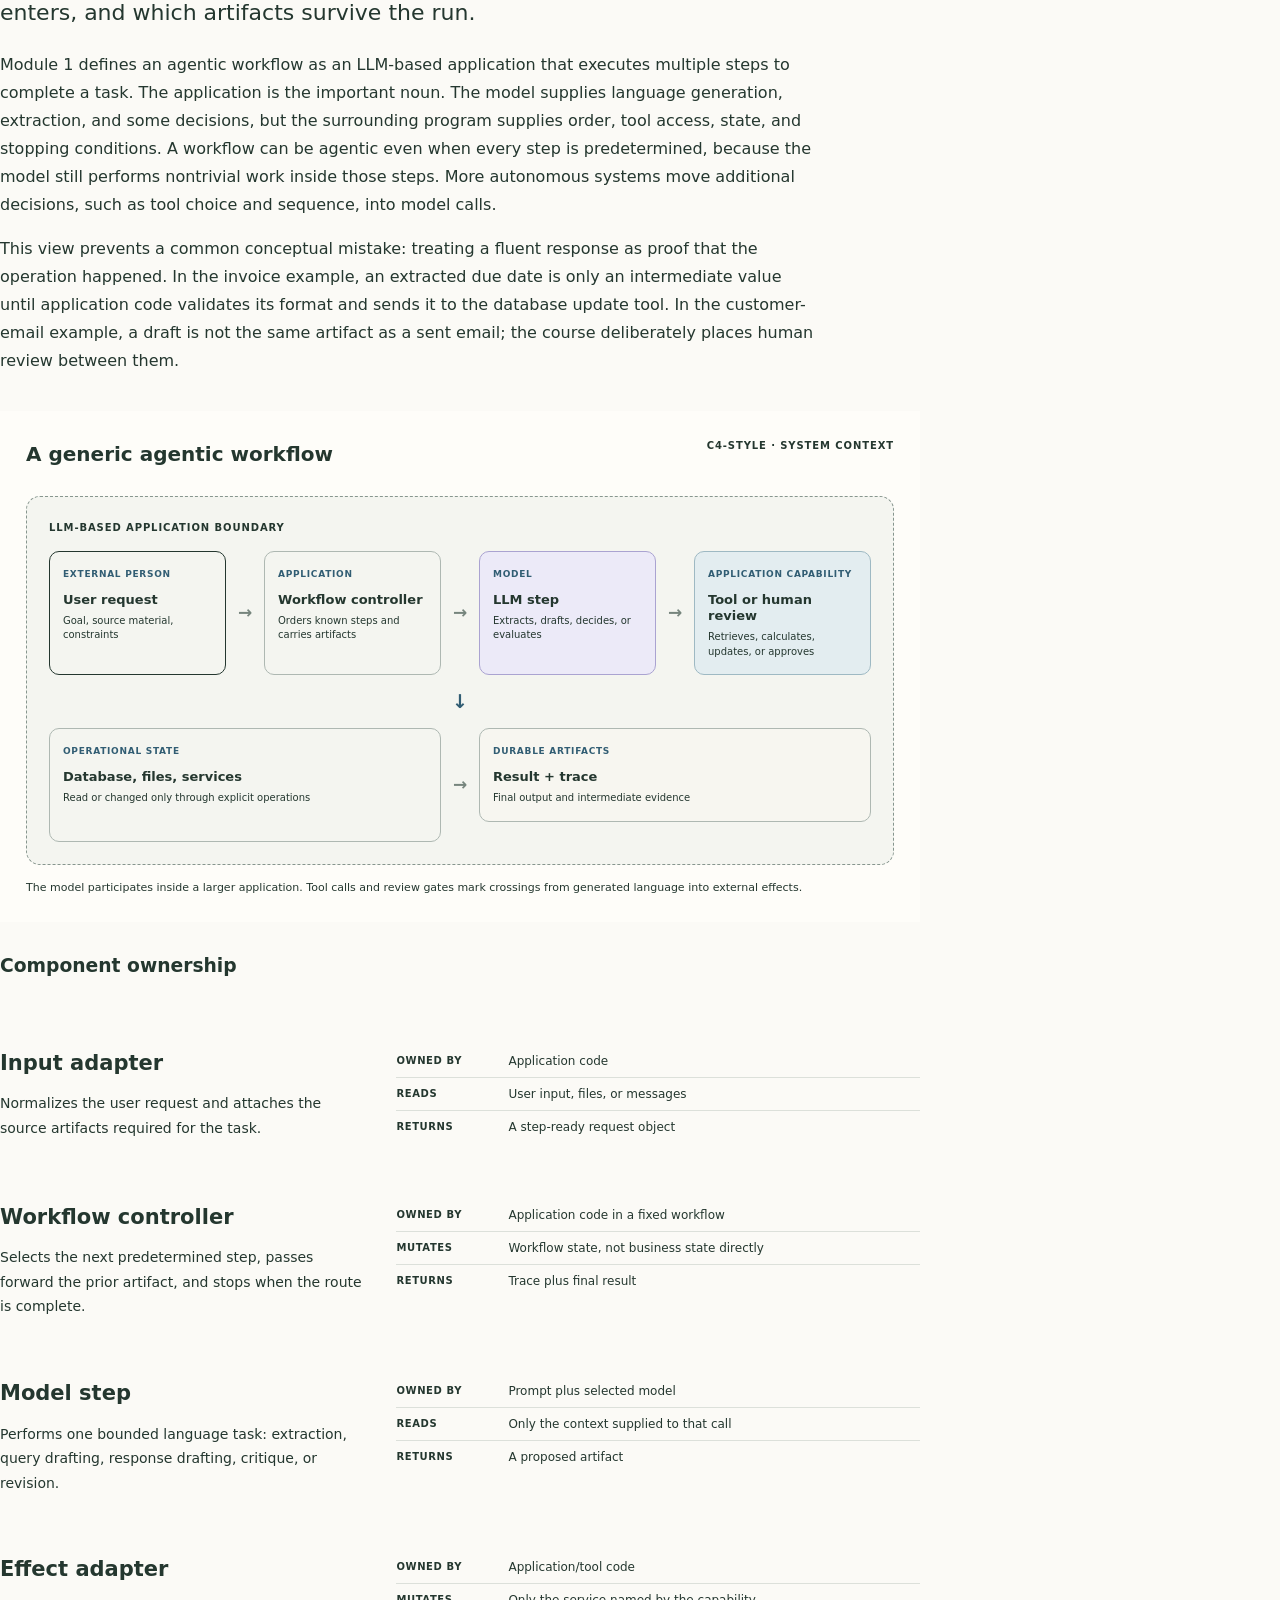
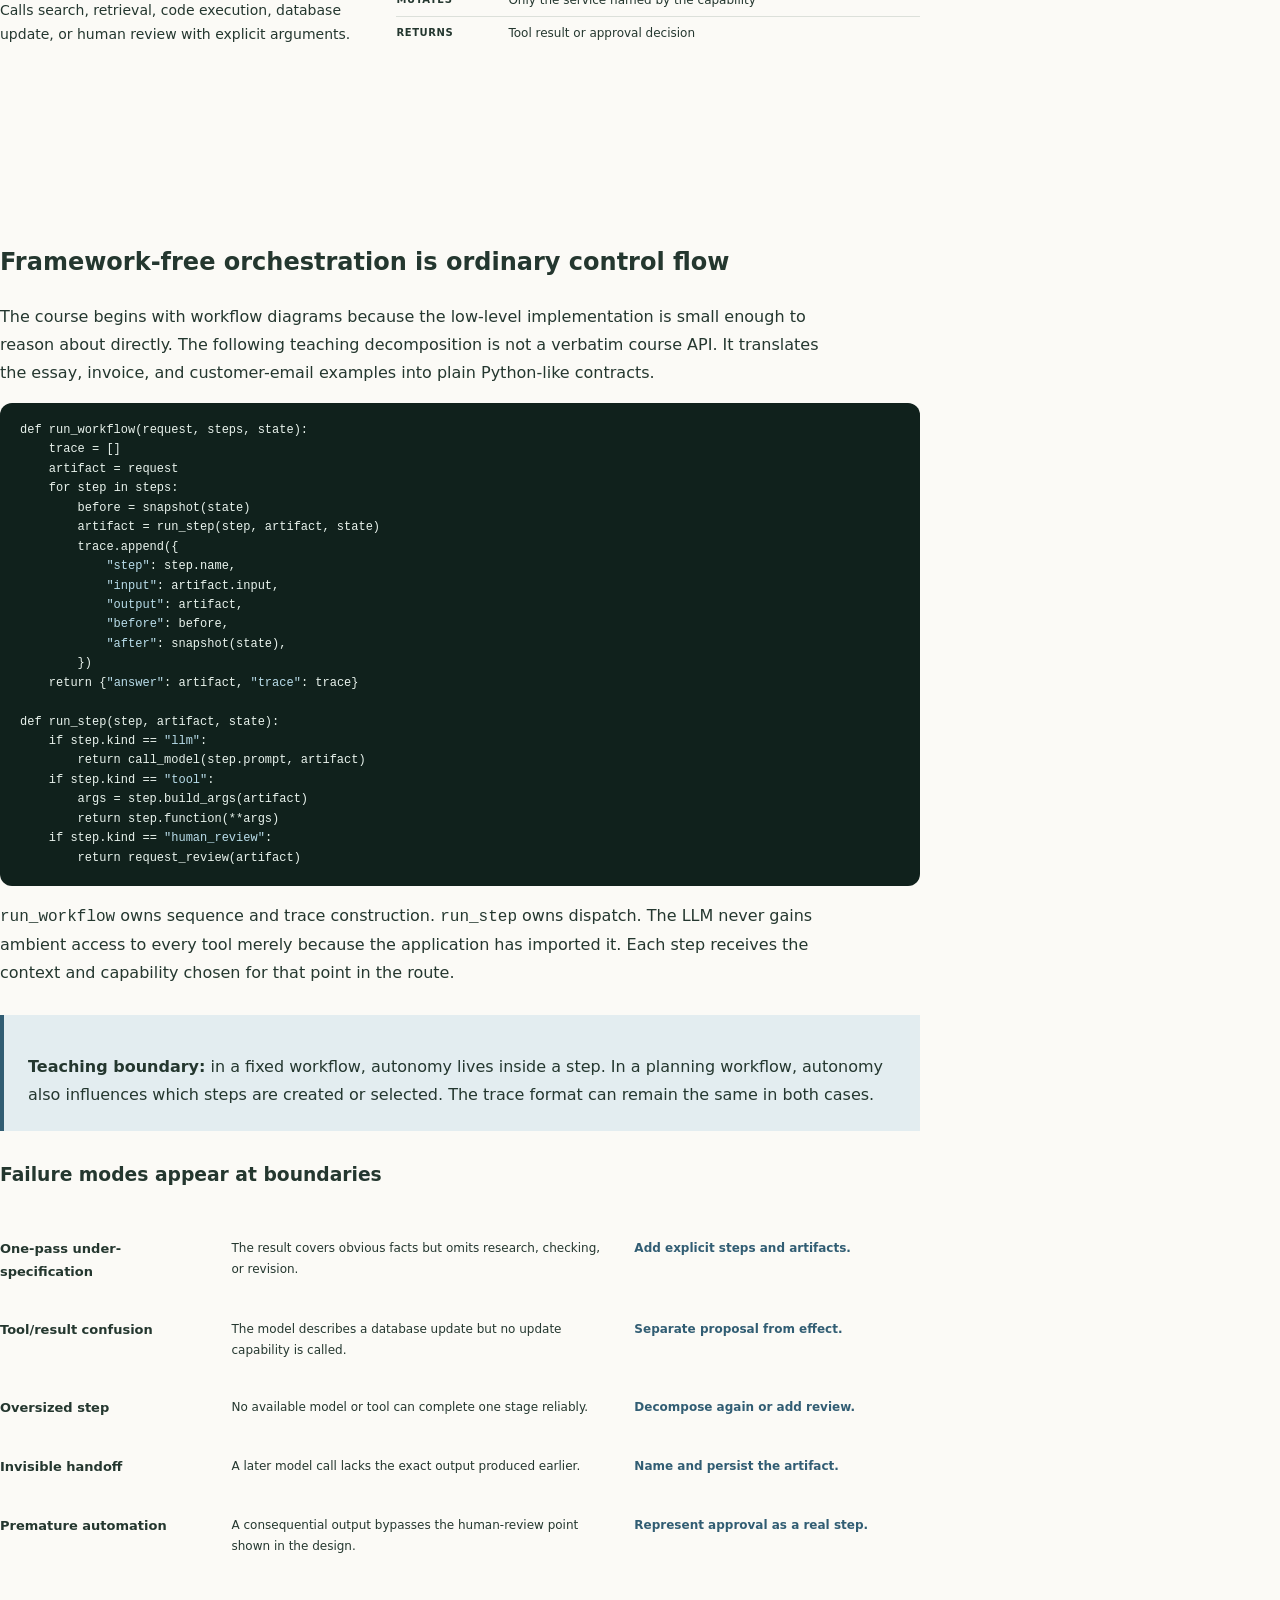
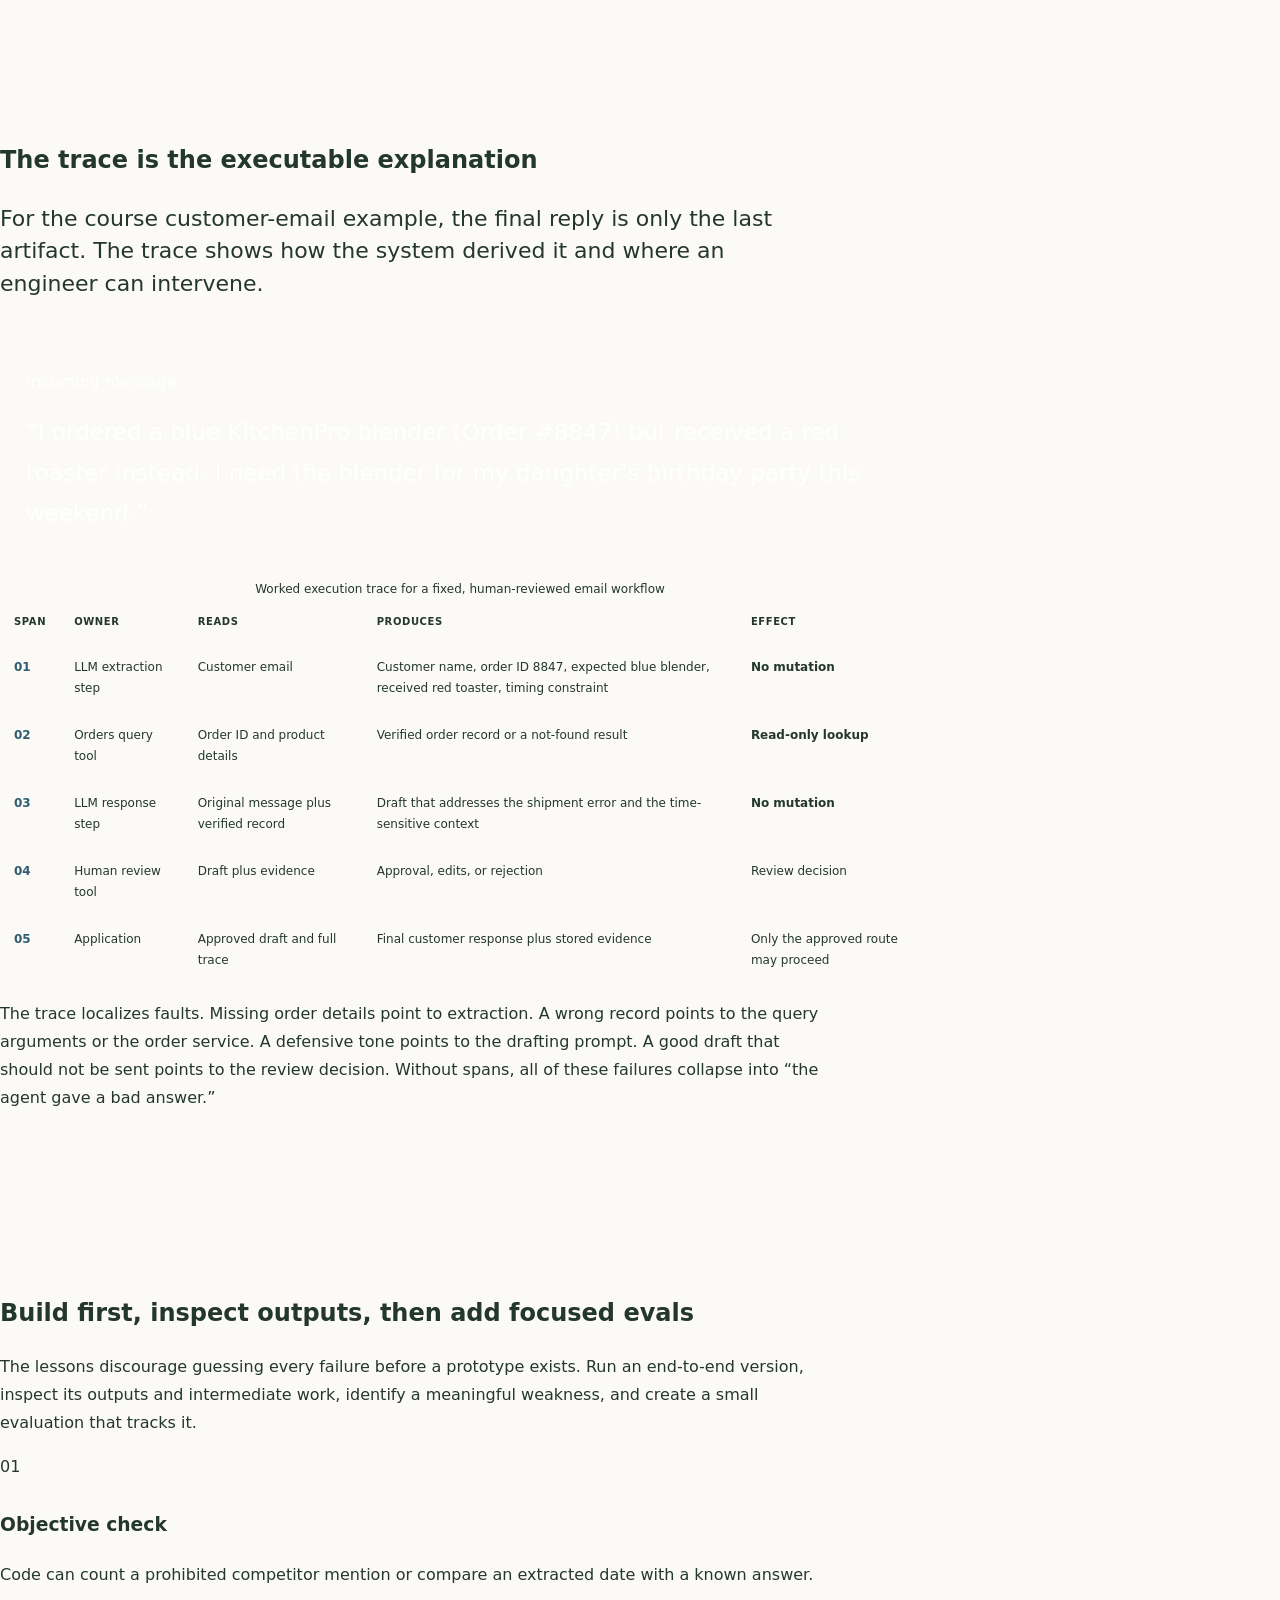
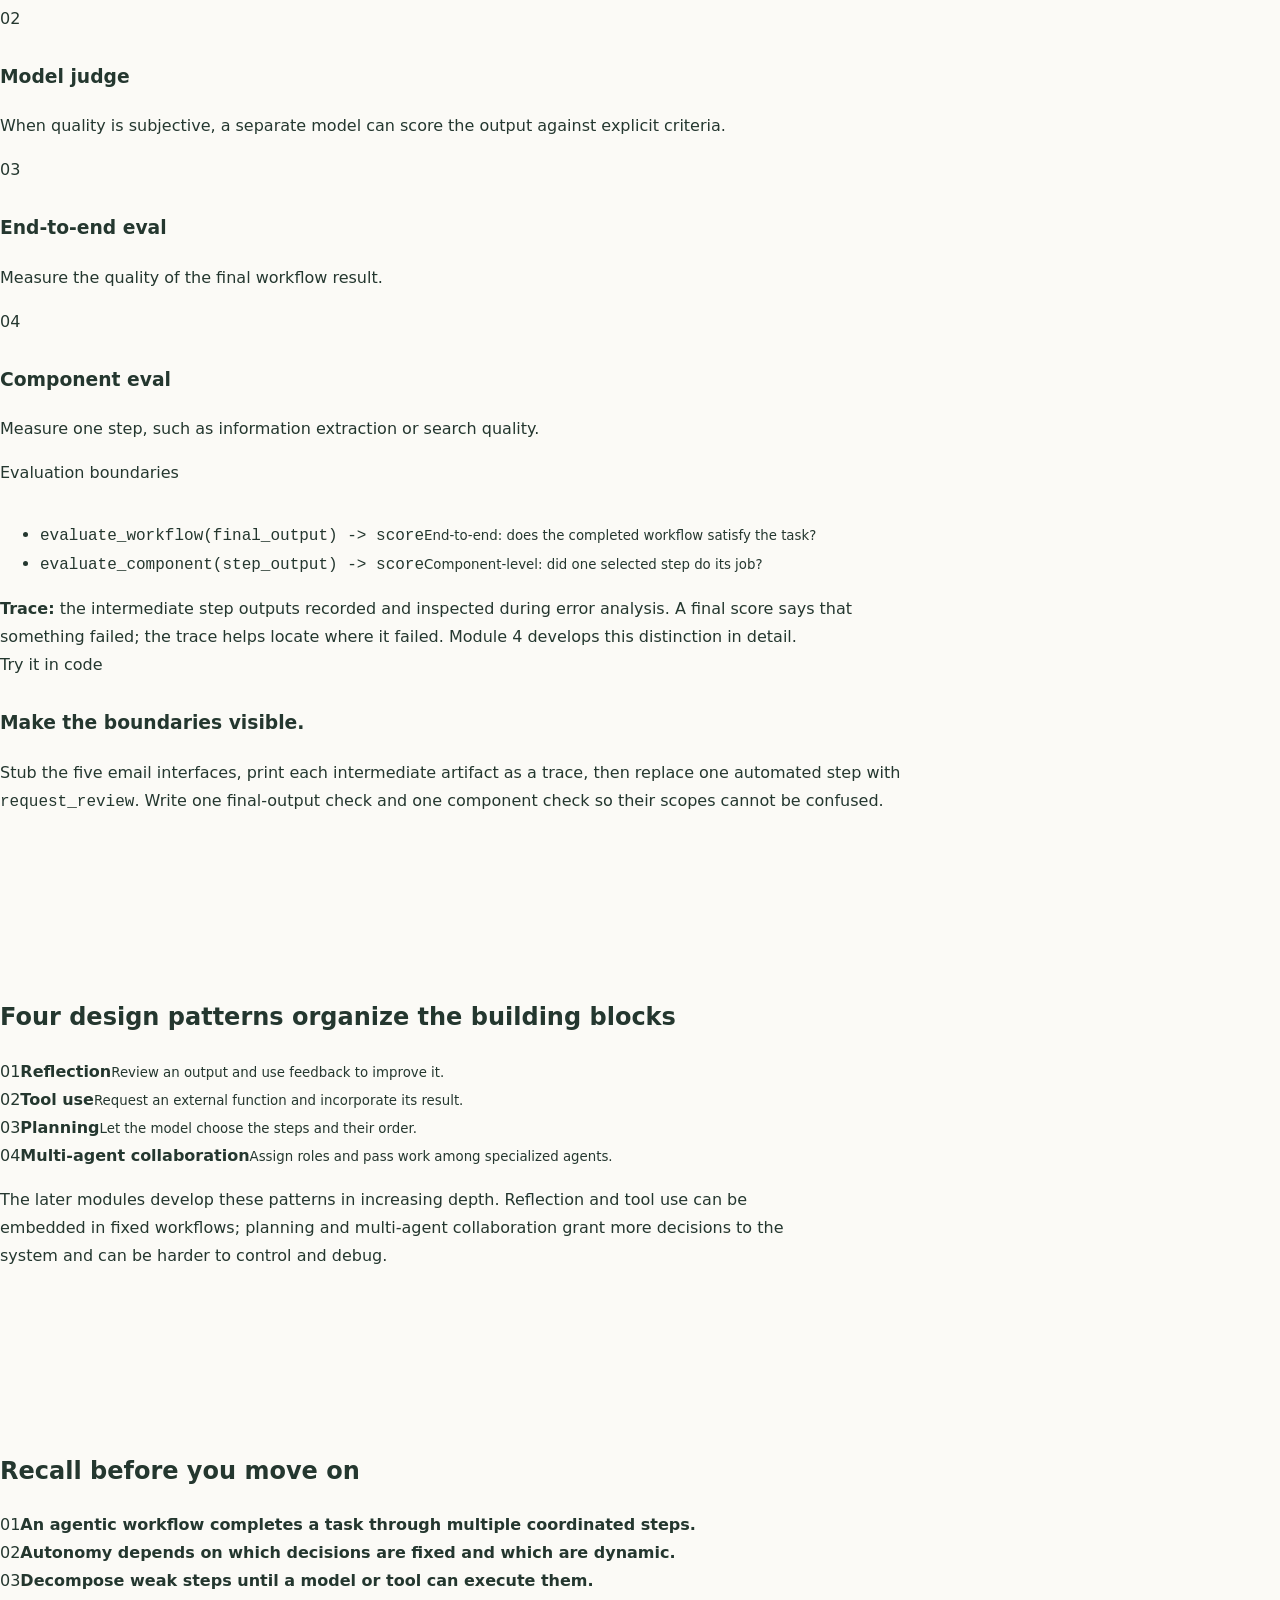
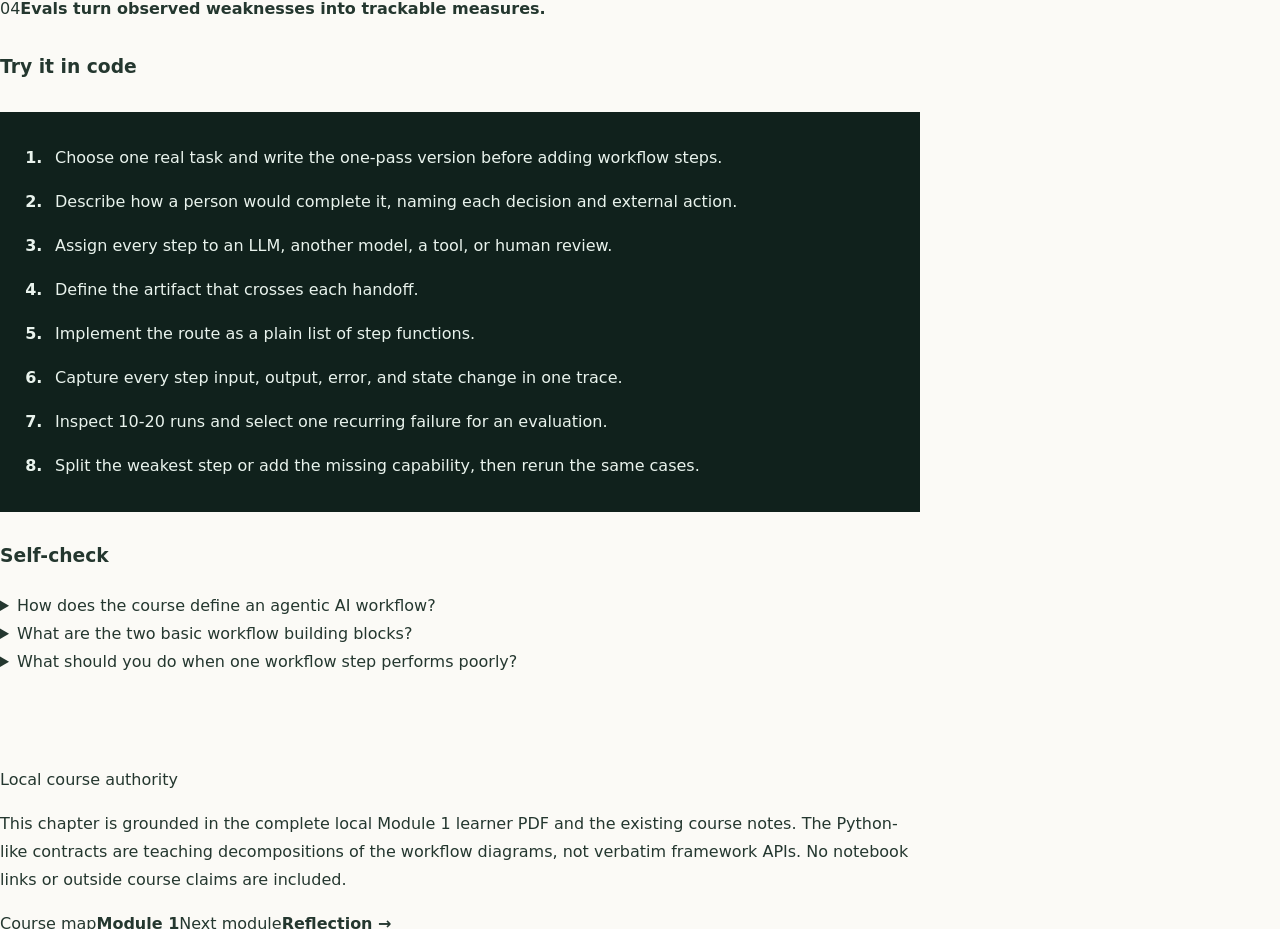
<file: chapters/module-1.html>
<!doctype html>
<html lang="en">
<head>
  <meta charset="utf-8"><meta name="viewport" content="width=device-width, initial-scale=1">
  <meta name="description" content="Module 1 notes on agentic workflows, autonomy, benefits, task decomposition, evaluations, and design patterns.">
  <title>Build the work, step by step · Agentic AI Learning Notes</title>
  <link rel="icon" href="data:image/svg+xml,%3Csvg xmlns='http://www.w3.org/2000/svg' viewBox='0 0 64 64'%3E%3Ccircle cx='32' cy='32' r='30' fill='%2314241e'/%3E%3Ctext x='32' y='39' text-anchor='middle' font-family='Arial,sans-serif' font-size='22' font-weight='700' fill='%23d8ff43'%3EAI%3C/text%3E%3C/svg%3E"><link rel="stylesheet" href="../styles.css"><link rel="stylesheet" href="module-5-deep-dive.css">
</head>
<body class="chapter-body deep-dive-body">
  <a class="skip-link" href="#chapter-content">Skip to chapter</a>
  <header class="site-header chapter-header"><a class="brand" href="../index.html" aria-label="Agentic AI learning notes home"><span class="brand-mark" aria-hidden="true">AI</span><span>Agentic AI · Learning Notes</span></a><a class="back-link" href="../index.html#module-1"><span aria-hidden="true">←</span> Module 1</a></header>
  <main class="page chapter-page deep-dive-page" id="chapter-content">
    <section class="chapter-hero deep-dive-hero" aria-labelledby="chapter-title">
      <div class="chapter-hero-copy"><nav class="breadcrumbs" aria-label="Breadcrumb"><a href="../index.html">Course</a><span aria-hidden="true">/</span><a href="../index.html#module-1">Module 1</a><span aria-hidden="true">/</span><span aria-current="page">Foundations</span></nav><p class="eyebrow">Module 1 · Introduction to Agentic Workflows</p><h1 id="chapter-title">Build the work, step by step.</h1><p>An agentic workflow asks a language model application to complete a task through several coordinated steps instead of producing everything in one pass.</p></div>
      <aside class="chapter-hero-note" aria-label="Chapter details"><span class="note-number">M1</span><dl><div><dt>Focus</dt><dd>Workflow foundations</dd></div><div><dt>Evidence</dt><dd>Lessons 1.1–1.8</dd></div><div><dt>Outcome</dt><dd>Decompose a task</dd></div></dl></aside>
    </section>
    <section class="chapter-thesis" aria-labelledby="thesis-title"><p class="kicker" id="thesis-title">The chapter in one sentence</p><p class="bigidea">Break a complex task into model and tool steps, observe how the workflow performs, and improve the parts that hold it back.</p></section>
    <div class="chapter-shell deep-dive-shell">
      <nav class="chapter-nav deep-nav" aria-label="On this page"><p class="kicker">On this page</p>
        <a href="#agentic"><span>01</span>Workflow boundary</a>
        <a href="#autonomy"><span>02</span>Degrees of autonomy</a>
        <a href="#decompose"><span>03</span>Task decomposition</a>
        <a href="#architecture"><span>04</span>System ownership</a>
        <a href="#contracts"><span>05</span>Low-level contracts</a>
        <a href="#trace"><span>06</span>Worked trace</a>
        <a href="#evals"><span>07</span>Evaluation</a>
        <a href="#patterns"><span>08</span>Design patterns</a>
        <a href="#recall"><span>09</span>Build it yourself</a></nav>
      <article class="chapter-article deep-dive-article">
        <section class="section card" id="agentic" data-section-label="01 · From one pass to a workflow">
          <h2>The difference is the sequence around the model</h2>
          <p>A non-agentic, zero-shot workflow asks for the finished result in one prompt. An agentic workflow gives the application several opportunities to plan, gather information, draft, inspect, and revise.</p>
          <figure class="lesson-figure"><img src="../assets/reference/datawhale-agentic-ai-a93ab1d/m1-zero-shot-vs-agentic.png" alt="Course comparison of a zero-shot essay request completed in one pass and an agentic essay workflow that outlines, researches, drafts, reflects, and revises." loading="lazy" decoding="async"><figcaption><span><strong>Reference visual · Lesson 1.2</strong> One-pass generation compared with a multi-step essay workflow.</span><a href="https://github.com/datawhalechina/agentic-ai/blob/a93ab1d8546cca8b508a72f0f2c385777d5f1403/images/1.2.1.png">1.2.1.png at pinned commit <span aria-hidden="true">↗</span></a></figcaption></figure>
        </section>
        <section class="section card" id="autonomy" data-section-label="02 · A spectrum, not a label">
          <h2>“Agentic” allows different degrees of autonomy</h2><p>The course uses <em>agentic</em> as an adjective so systems do not have to pass a single test to count as an “agent.” What matters is how many workflow decisions are fixed by developers and how many are left to the model.</p>
          <div class="autonomy-scale" role="img" aria-label="Autonomy rises from hard-coded workflow to dynamic planning"><div><span>Less autonomous</span><strong>Fixed steps</strong><small>Engineers hard-code the order and tool calls; the model mainly generates content.</small></div><div><span>Mixed</span><strong>Selective decisions</strong><small>The workflow is fixed, but the model chooses some tools, branches, or revisions.</small></div><div><span>More autonomous</span><strong>Dynamic steps</strong><small>The model decides the order of work and may create executable functions for the task.</small></div></div>
        </section>
        <section class="section card" id="benefits" data-section-label="03 · Why use the pattern">
          <h2>The course highlights performance, parallelism, and modularity</h2>
          <div class="principles"><article><span>01</span><h3>Better performance</h3><p>Generation followed by checking and improvement can outperform the same model used once.</p></article><article><span>02</span><h3>Parallel work</h3><p>Independent searches or downloads can run at the same time before their results are combined.</p></article><article><span>03</span><h3>Modular components</h3><p>A team can add or replace a search tool, model, or workflow step without rebuilding everything.</p></article><article><span>04</span><h3>Broader applications</h3><p>The lessons apply the pattern to invoices, customer email, open-ended service tasks, research, and computer use.</p></article></div>
          <div class="contrast" aria-label="Tasks easier and harder to automate with an agentic workflow"><div><p class="contrast-label">Easier starting point</p><h3>Known procedure, mostly text</h3><p>Clear steps and established operating procedures make the workflow easier to define.</p></div><div><p class="contrast-label">Harder starting point</p><h3>Unknown steps, multimodal work</h3><p>Planning while acting, changing interfaces, sound, and vision raise the difficulty.</p></div></div>
        </section>
        <section class="section card" id="decompose" data-section-label="04 · Core building skill">
          <h2>Decompose the task until every step is executable</h2><p>The course suggests watching how a person would do the work, naming the discrete steps, and asking whether each one can be handled by a model or a tool. If a step performs poorly, split it again.</p>
          <div class="flow-diagram" style="--flow-columns: 4" role="img" aria-label="Decomposition decision flow: observe the human workflow, name one step, test whether a model or tool can execute it, then assign it if yes or split it again or add human review if no"><div><span>Observe</span><strong>Human workflow</strong><small>Watch the actions and decisions</small></div><div><span>Name</span><strong>One bounded step</strong><small>State its input and expected output</small></div><div><span>Ask</span><strong>Can a model or tool execute it?</strong><small>Judge the step against available building blocks</small></div><div><span>Decide</span><strong>Assign—or decompose again</strong><small>If no, split further or add human-in-the-loop</small></div></div>
          <p class="figure-caption">Decomposition stops only when each step has an executor. Human review is a deliberate boundary when the available model and tools are not enough.</p>
          <ol class="case-steps"><li><span>Observe</span><div><strong>Describe the human workflow.</strong> Focus on actions and decisions, not job titles.</div></li><li><span>Split</span><div><strong>Identify independent steps.</strong> For a customer email: extract the order details, query the order database, then write the reply.</div></li><li><span>Assign</span><div><strong>Match each step to a building block.</strong> Models generate or extract; tools search, retrieve, calculate, update, or execute.</div></li><li><span>Refine</span><div><strong>Break down the weak step.</strong> The five-step essay workflow adds draft, reflection, and revision where a three-step version remains disjointed.</div></li></ol>
          <div class="contract-block"><p>Email workflow · interface sketch</p><ul class="contract-list"><li><code>extract_request(email) -&gt; {order_id, issue}</code></li><li><code>lookup_order(order_id) -&gt; order_record</code></li><li><code>draft_reply(request, order_record) -&gt; draft</code></li><li><code>request_review(draft) -&gt; approved_draft</code><small>The human-in-the-loop boundary is explicit, not hidden inside “send.”</small></li><li><code>send_email(approved_draft) -&gt; receipt</code></li></ul></div>
        </section>

        <section class="section card" id="architecture" data-section-label="04 · Draw the system before naming the agent">
          <h2>The workflow is a set of owned boundaries</h2>
          <p class="lead">The word <em>agent</em> compresses several responsibilities. A design document should expand them again: who receives the request, who chooses the next operation, which code can touch a database, where human review enters, and which artifacts survive the run.</p>
          <p>Module 1 defines an agentic workflow as an LLM-based application that executes multiple steps to complete a task. The application is the important noun. The model supplies language generation, extraction, and some decisions, but the surrounding program supplies order, tool access, state, and stopping conditions. A workflow can be agentic even when every step is predetermined, because the model still performs nontrivial work inside those steps. More autonomous systems move additional decisions, such as tool choice and sequence, into model calls.</p>
          <p>This view prevents a common conceptual mistake: treating a fluent response as proof that the operation happened. In the invoice example, an extracted due date is only an intermediate value until application code validates its format and sends it to the database update tool. In the customer-email example, a draft is not the same artifact as a sent email; the course deliberately places human review between them.</p>

          <figure class="diagram" aria-labelledby="m1-context-title m1-context-caption">
            <div class="diagram-heading"><p class="diagram-title" id="m1-context-title">A generic agentic workflow</p><p class="diagram-level">C4-style · system context</p></div>
            <div class="system-boundary">
              <span class="boundary-label">LLM-based application boundary</span>
              <div class="diagram-row">
                <div class="c4-box external"><p class="owner">External person</p><strong>User request</strong><small>Goal, source material, constraints</small></div>
                <span class="flow-arrow" aria-hidden="true">→</span>
                <div class="c4-box"><p class="owner">Application</p><strong>Workflow controller</strong><small>Orders known steps and carries artifacts</small></div>
                <span class="flow-arrow" aria-hidden="true">→</span>
                <div class="c4-box planner"><p class="owner">Model</p><strong>LLM step</strong><small>Extracts, drafts, decides, or evaluates</small></div>
                <span class="flow-arrow" aria-hidden="true">→</span>
                <div class="c4-box guard"><p class="owner">Application capability</p><strong>Tool or human review</strong><small>Retrieves, calculates, updates, or approves</small></div>
              </div>
              <div class="diagram-turn" aria-hidden="true">↓</div>
              <div class="diagram-row">
                <div class="c4-box state"><p class="owner">Operational state</p><strong>Database, files, services</strong><small>Read or changed only through explicit operations</small></div>
                <span class="flow-arrow" aria-hidden="true">→</span>
                <div class="c4-box output"><p class="owner">Durable artifacts</p><strong>Result + trace</strong><small>Final output and intermediate evidence</small></div>
              </div>
            </div>
            <figcaption id="m1-context-caption">The model participates inside a larger application. Tool calls and review gates mark crossings from generated language into external effects.</figcaption>
          </figure>

          <h3>Component ownership</h3>
          <div class="contract-list">
            <section class="contract"><div><h3>Input adapter</h3><p>Normalizes the user request and attaches the source artifacts required for the task.</p></div><dl><div><dt>Owned by</dt><dd>Application code</dd></div><div><dt>Reads</dt><dd>User input, files, or messages</dd></div><div><dt>Returns</dt><dd>A step-ready request object</dd></div></dl></section>
            <section class="contract"><div><h3>Workflow controller</h3><p>Selects the next predetermined step, passes forward the prior artifact, and stops when the route is complete.</p></div><dl><div><dt>Owned by</dt><dd>Application code in a fixed workflow</dd></div><div><dt>Mutates</dt><dd>Workflow state, not business state directly</dd></div><div><dt>Returns</dt><dd>Trace plus final result</dd></div></dl></section>
            <section class="contract"><div><h3>Model step</h3><p>Performs one bounded language task: extraction, query drafting, response drafting, critique, or revision.</p></div><dl><div><dt>Owned by</dt><dd>Prompt plus selected model</dd></div><div><dt>Reads</dt><dd>Only the context supplied to that call</dd></div><div><dt>Returns</dt><dd>A proposed artifact</dd></div></dl></section>
            <section class="contract"><div><h3>Effect adapter</h3><p>Calls search, retrieval, code execution, database update, or human review with explicit arguments.</p></div><dl><div><dt>Owned by</dt><dd>Application/tool code</dd></div><div><dt>Mutates</dt><dd>Only the service named by the capability</dd></div><div><dt>Returns</dt><dd>Tool result or approval decision</dd></div></dl></section>
          </div>
        </section>

        <section class="section card" id="contracts" data-section-label="05 · Rebuild the abstraction without a framework">
          <h2>Framework-free orchestration is ordinary control flow</h2>
          <p>The course begins with workflow diagrams because the low-level implementation is small enough to reason about directly. The following teaching decomposition is not a verbatim course API. It translates the essay, invoice, and customer-email examples into plain Python-like contracts.</p>
          <pre class="code-contract"><code><span class="keyword">def</span> run_workflow(request, steps, state):
    trace = []
    artifact = request
    <span class="keyword">for</span> step in steps:
        before = snapshot(state)
        artifact = run_step(step, artifact, state)
        trace.append({
            <span class="value">"step"</span>: step.name,
            <span class="value">"input"</span>: artifact.input,
            <span class="value">"output"</span>: artifact,
            <span class="value">"before"</span>: before,
            <span class="value">"after"</span>: snapshot(state),
        })
    <span class="keyword">return</span> {<span class="value">"answer"</span>: artifact, <span class="value">"trace"</span>: trace}

<span class="keyword">def</span> run_step(step, artifact, state):
    <span class="keyword">if</span> step.kind == <span class="value">"llm"</span>:
        <span class="keyword">return</span> call_model(step.prompt, artifact)
    <span class="keyword">if</span> step.kind == <span class="value">"tool"</span>:
        args = step.build_args(artifact)
        <span class="keyword">return</span> step.function(**args)
    <span class="keyword">if</span> step.kind == <span class="value">"human_review"</span>:
        <span class="keyword">return</span> request_review(artifact)</code></pre>
          <p><code>run_workflow</code> owns sequence and trace construction. <code>run_step</code> owns dispatch. The LLM never gains ambient access to every tool merely because the application has imported it. Each step receives the context and capability chosen for that point in the route.</p>

          <div class="boundary-note"><p><strong>Teaching boundary:</strong> in a fixed workflow, autonomy lives inside a step. In a planning workflow, autonomy also influences which steps are created or selected. The trace format can remain the same in both cases.</p></div>

          <h3>Failure modes appear at boundaries</h3>
          <div class="mapping-list">
            <div class="mapping-row"><strong>One-pass under-specification</strong><p>The result covers obvious facts but omits research, checking, or revision.</p><p class="framework-label">Add explicit steps and artifacts.</p></div>
            <div class="mapping-row"><strong>Tool/result confusion</strong><p>The model describes a database update but no update capability is called.</p><p class="framework-label">Separate proposal from effect.</p></div>
            <div class="mapping-row"><strong>Oversized step</strong><p>No available model or tool can complete one stage reliably.</p><p class="framework-label">Decompose again or add review.</p></div>
            <div class="mapping-row"><strong>Invisible handoff</strong><p>A later model call lacks the exact output produced earlier.</p><p class="framework-label">Name and persist the artifact.</p></div>
            <div class="mapping-row"><strong>Premature automation</strong><p>A consequential output bypasses the human-review point shown in the design.</p><p class="framework-label">Represent approval as a real step.</p></div>
          </div>
        </section>

        <section class="section card" id="trace" data-section-label="06 · Follow one request end to end">
          <h2>The trace is the executable explanation</h2>
          <p class="lead">For the course customer-email example, the final reply is only the last artifact. The trace shows how the system derived it and where an engineer can intervene.</p>
          <div class="trace-request"><p class="kicker">Incoming message</p><blockquote>“I ordered a blue KitchenPro blender (Order #8847) but received a red toaster instead. I need the blender for my daughter's birthday party this weekend.”</blockquote></div>
          <div class="table-wrap">
            <table class="trace-table">
              <caption>Worked execution trace for a fixed, human-reviewed email workflow</caption>
              <thead><tr><th>Span</th><th>Owner</th><th>Reads</th><th>Produces</th><th>Effect</th></tr></thead>
              <tbody>
                <tr><td>01</td><td>LLM extraction step</td><td>Customer email</td><td>Customer name, order ID 8847, expected blue blender, received red toaster, timing constraint</td><td class="no-mutation">No mutation</td></tr>
                <tr><td>02</td><td>Orders query tool</td><td>Order ID and product details</td><td>Verified order record or a not-found result</td><td class="no-mutation">Read-only lookup</td></tr>
                <tr><td>03</td><td>LLM response step</td><td>Original message plus verified record</td><td>Draft that addresses the shipment error and the time-sensitive context</td><td class="no-mutation">No mutation</td></tr>
                <tr><td>04</td><td>Human review tool</td><td>Draft plus evidence</td><td>Approval, edits, or rejection</td><td>Review decision</td></tr>
                <tr><td>05</td><td>Application</td><td>Approved draft and full trace</td><td>Final customer response plus stored evidence</td><td>Only the approved route may proceed</td></tr>
              </tbody>
            </table>
          </div>
          <p>The trace localizes faults. Missing order details point to extraction. A wrong record points to the query arguments or the order service. A defensive tone points to the drafting prompt. A good draft that should not be sent points to the review decision. Without spans, all of these failures collapse into “the agent gave a bad answer.”</p>
        </section>
        <section class="section card" id="evals" data-section-label="05 · Learn from outputs">
          <h2>Build first, inspect outputs, then add focused evals</h2><p>The lessons discourage guessing every failure before a prototype exists. Run an end-to-end version, inspect its outputs and intermediate work, identify a meaningful weakness, and create a small evaluation that tracks it.</p>
          <div class="principles"><article><span>01</span><h3>Objective check</h3><p>Code can count a prohibited competitor mention or compare an extracted date with a known answer.</p></article><article><span>02</span><h3>Model judge</h3><p>When quality is subjective, a separate model can score the output against explicit criteria.</p></article><article><span>03</span><h3>End-to-end eval</h3><p>Measure the quality of the final workflow result.</p></article><article><span>04</span><h3>Component eval</h3><p>Measure one step, such as information extraction or search quality.</p></article></div>
          <div class="contract-block"><p>Evaluation boundaries</p><ul class="contract-list"><li><code>evaluate_workflow(final_output) -&gt; score</code><small>End-to-end: does the completed workflow satisfy the task?</small></li><li><code>evaluate_component(step_output) -&gt; score</code><small>Component-level: did one selected step do its job?</small></li></ul></div>
          <div class="mental"><strong>Trace:</strong> the intermediate step outputs recorded and inspected during error analysis. A final score says that something failed; the trace helps locate where it failed. Module 4 develops this distinction in detail.</div>
          <aside class="try-code"><span class="try-label">Try it in code</span><h3>Make the boundaries visible.</h3><p>Stub the five email interfaces, print each intermediate artifact as a trace, then replace one automated step with <code>request_review</code>. Write one final-output check and one component check so their scopes cannot be confused.</p></aside>
        </section>
        <section class="section card" id="patterns" data-section-label="06 · Four reusable designs">
          <h2>Four design patterns organize the building blocks</h2>
          <div class="system-stack" aria-label="Four agentic design patterns"><div><span>01</span><strong>Reflection</strong><small>Review an output and use feedback to improve it.</small></div><div><span>02</span><strong>Tool use</strong><small>Request an external function and incorporate its result.</small></div><div><span>03</span><strong>Planning</strong><small>Let the model choose the steps and their order.</small></div><div><span>04</span><strong>Multi-agent collaboration</strong><small>Assign roles and pass work among specialized agents.</small></div></div>
          <p>The later modules develop these patterns in increasing depth. Reflection and tool use can be embedded in fixed workflows; planning and multi-agent collaboration grant more decisions to the system and can be harder to control and debug.</p>
        </section>
        <section class="section card recall-section" id="recall" data-section-label="07 · Remember it">
          <h2>Recall before you move on</h2><div class="recall"><div class="r"><span class="num">01</span><strong>An agentic workflow completes a task through multiple coordinated steps.</strong></div><div class="r"><span class="num">02</span><strong>Autonomy depends on which decisions are fixed and which are dynamic.</strong></div><div class="r"><span class="num">03</span><strong>Decompose weak steps until a model or tool can execute them.</strong></div><div class="r"><span class="num">04</span><strong>Evals turn observed weaknesses into trackable measures.</strong></div></div>
          <h3>Try it in code</h3>
          <ol class="try-sequence">
            <li>Choose one real task and write the one-pass version before adding workflow steps.</li>
            <li>Describe how a person would complete it, naming each decision and external action.</li>
            <li>Assign every step to an LLM, another model, a tool, or human review.</li>
            <li>Define the artifact that crosses each handoff.</li>
            <li>Implement the route as a plain list of step functions.</li>
            <li>Capture every step input, output, error, and state change in one trace.</li>
            <li>Inspect 10-20 runs and select one recurring failure for an evaluation.</li>
            <li>Split the weakest step or add the missing capability, then rerun the same cases.</li>
          </ol>
          <div class="self-check"><h3>Self-check</h3><details><summary>How does the course define an agentic AI workflow?</summary><p>It is an LLM-based application that carries out multiple steps to complete a task.</p></details><details><summary>What are the two basic workflow building blocks?</summary><p>Models and tools. Models generate, interpret, or decide; tools connect the workflow to functions, APIs, retrieval, and code execution.</p></details><details><summary>What should you do when one workflow step performs poorly?</summary><p>Study how a person would complete it, then divide it into smaller steps that available models or tools can handle.</p></details></div>
        </section>
        <section class="source-note" aria-labelledby="sources-title"><p class="kicker" id="sources-title">Local course authority</p><p>This chapter is grounded in the complete local Module 1 learner PDF and the existing course notes. The Python-like contracts are teaching decompositions of the workflow diagrams, not verbatim framework APIs. No notebook links or outside course claims are included.</p></section>
      </article>
    </div>
    <nav class="chapter-pagination" aria-label="Chapter navigation"><a href="../index.html#module-1"><span>Course map</span><strong>Module 1</strong></a><a class="next" href="module-2.html"><span>Next module</span><strong>Reflection →</strong></a></nav>
  </main>
</body>
</html>
</file>
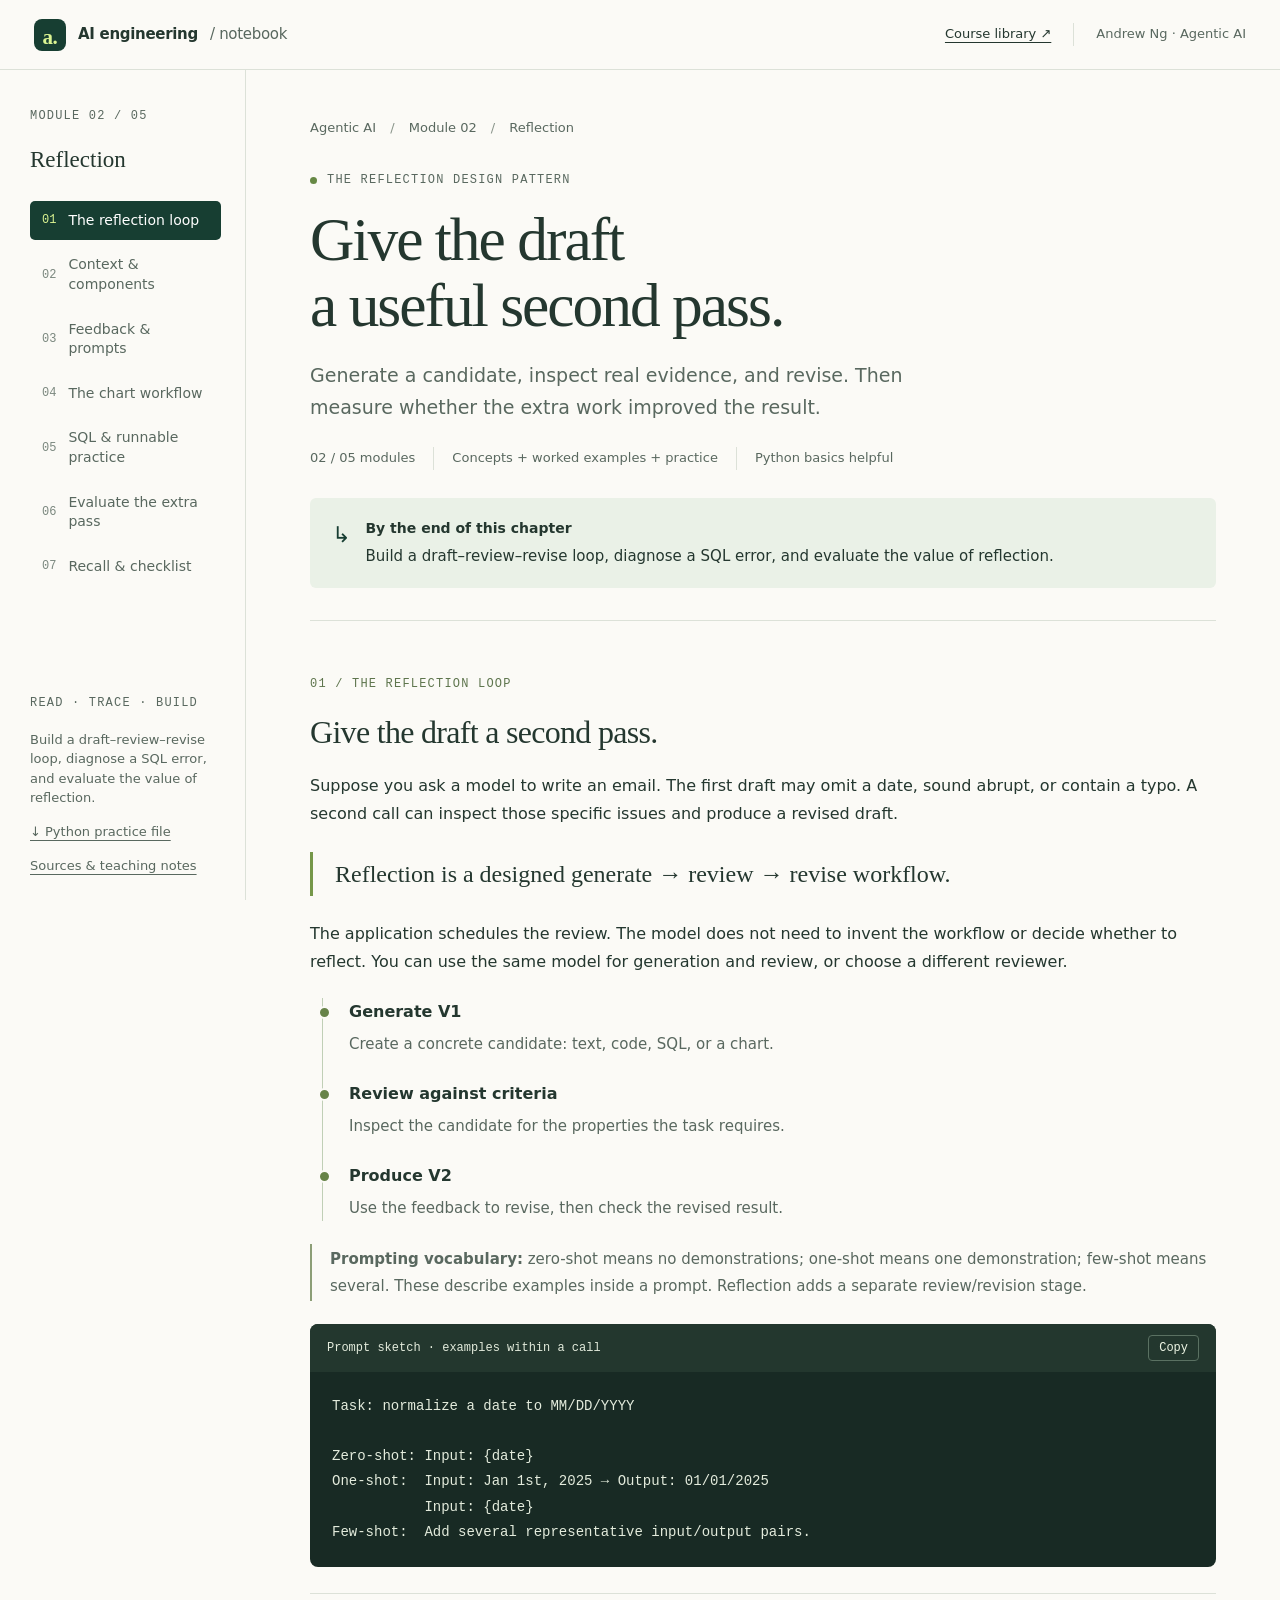
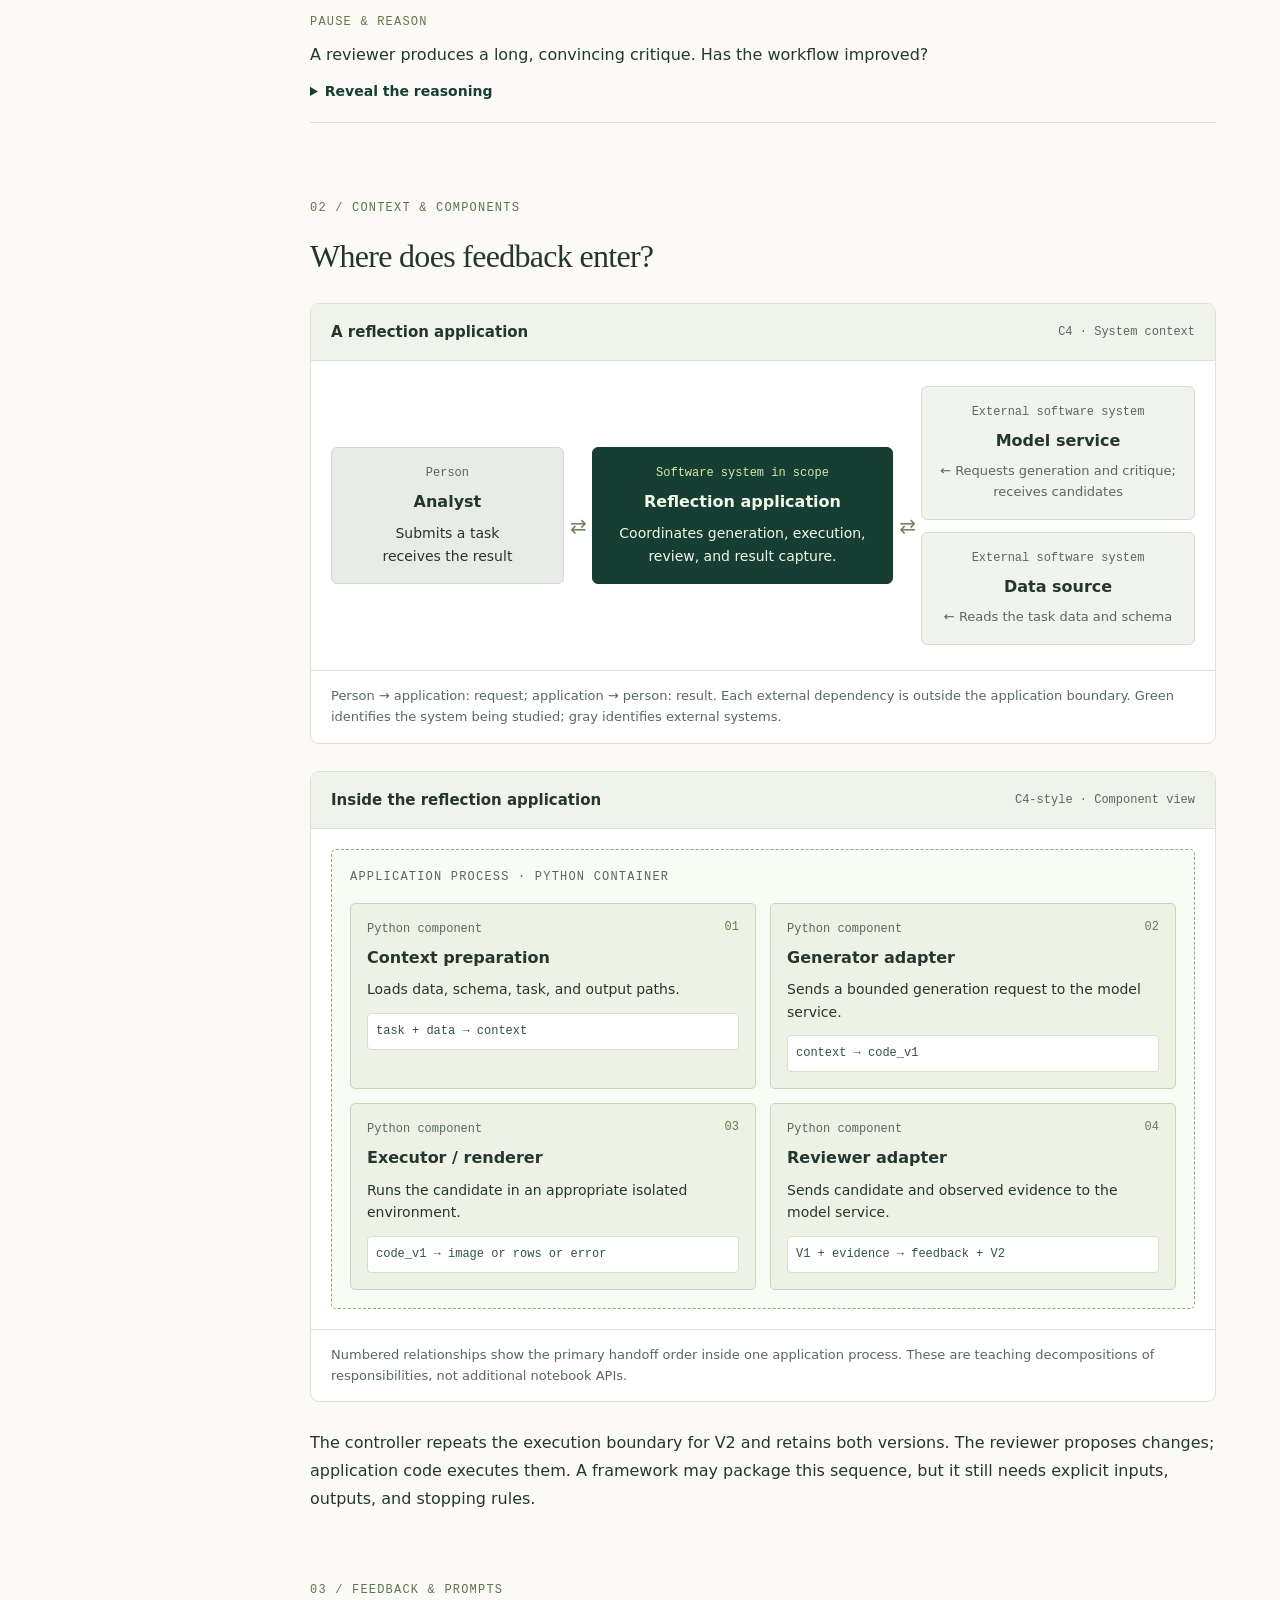
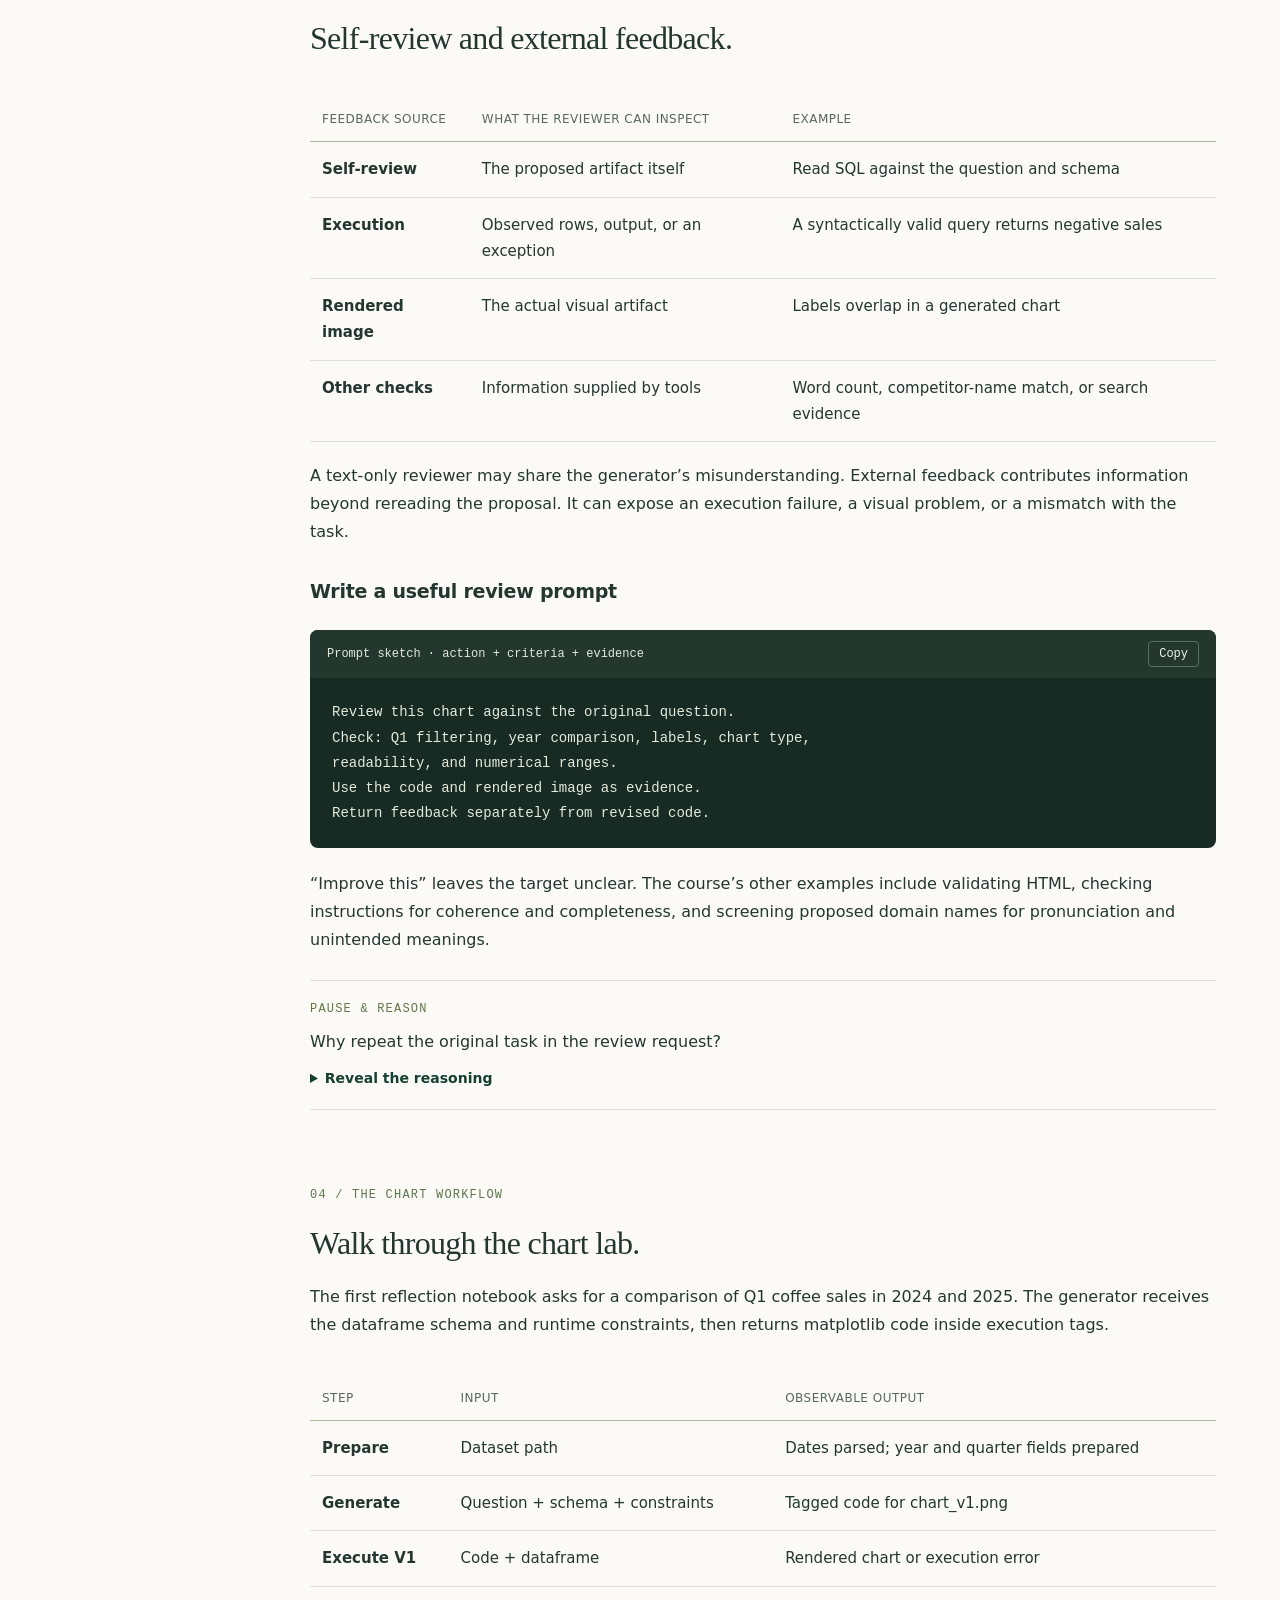
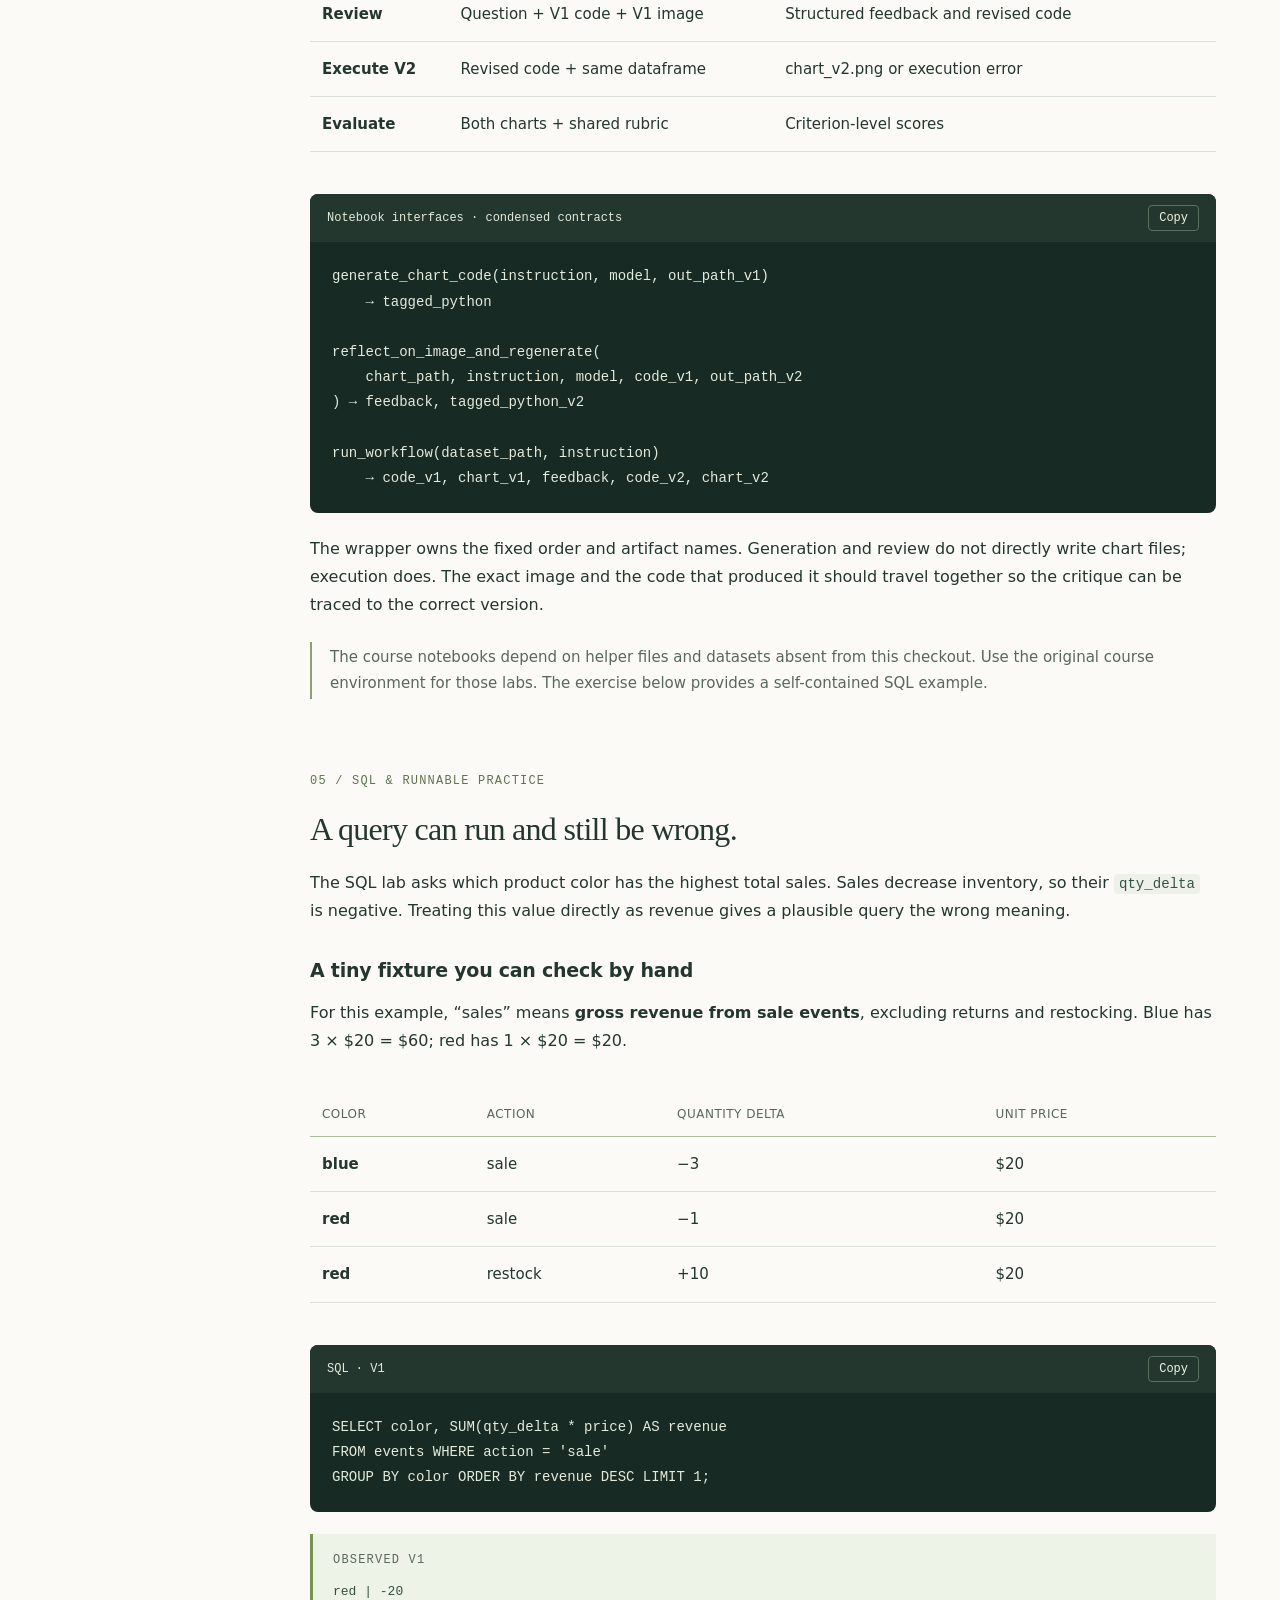
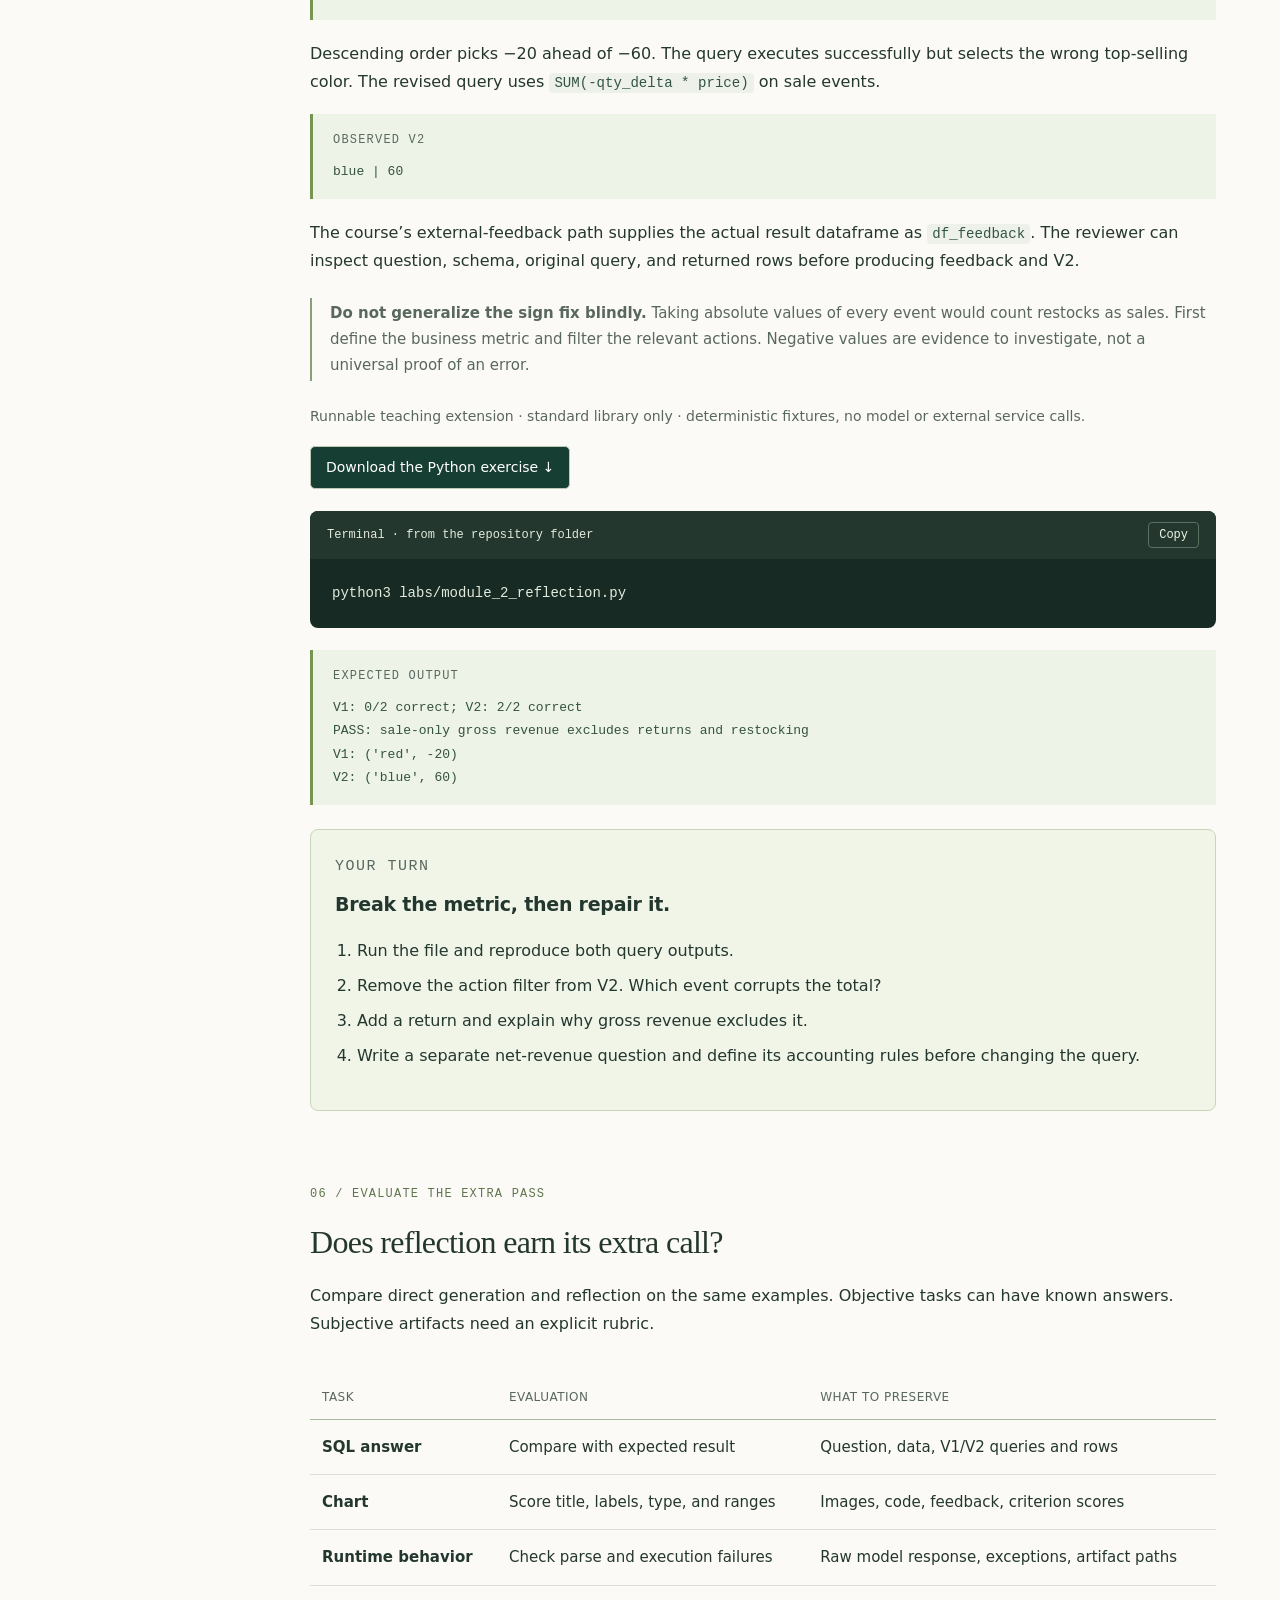
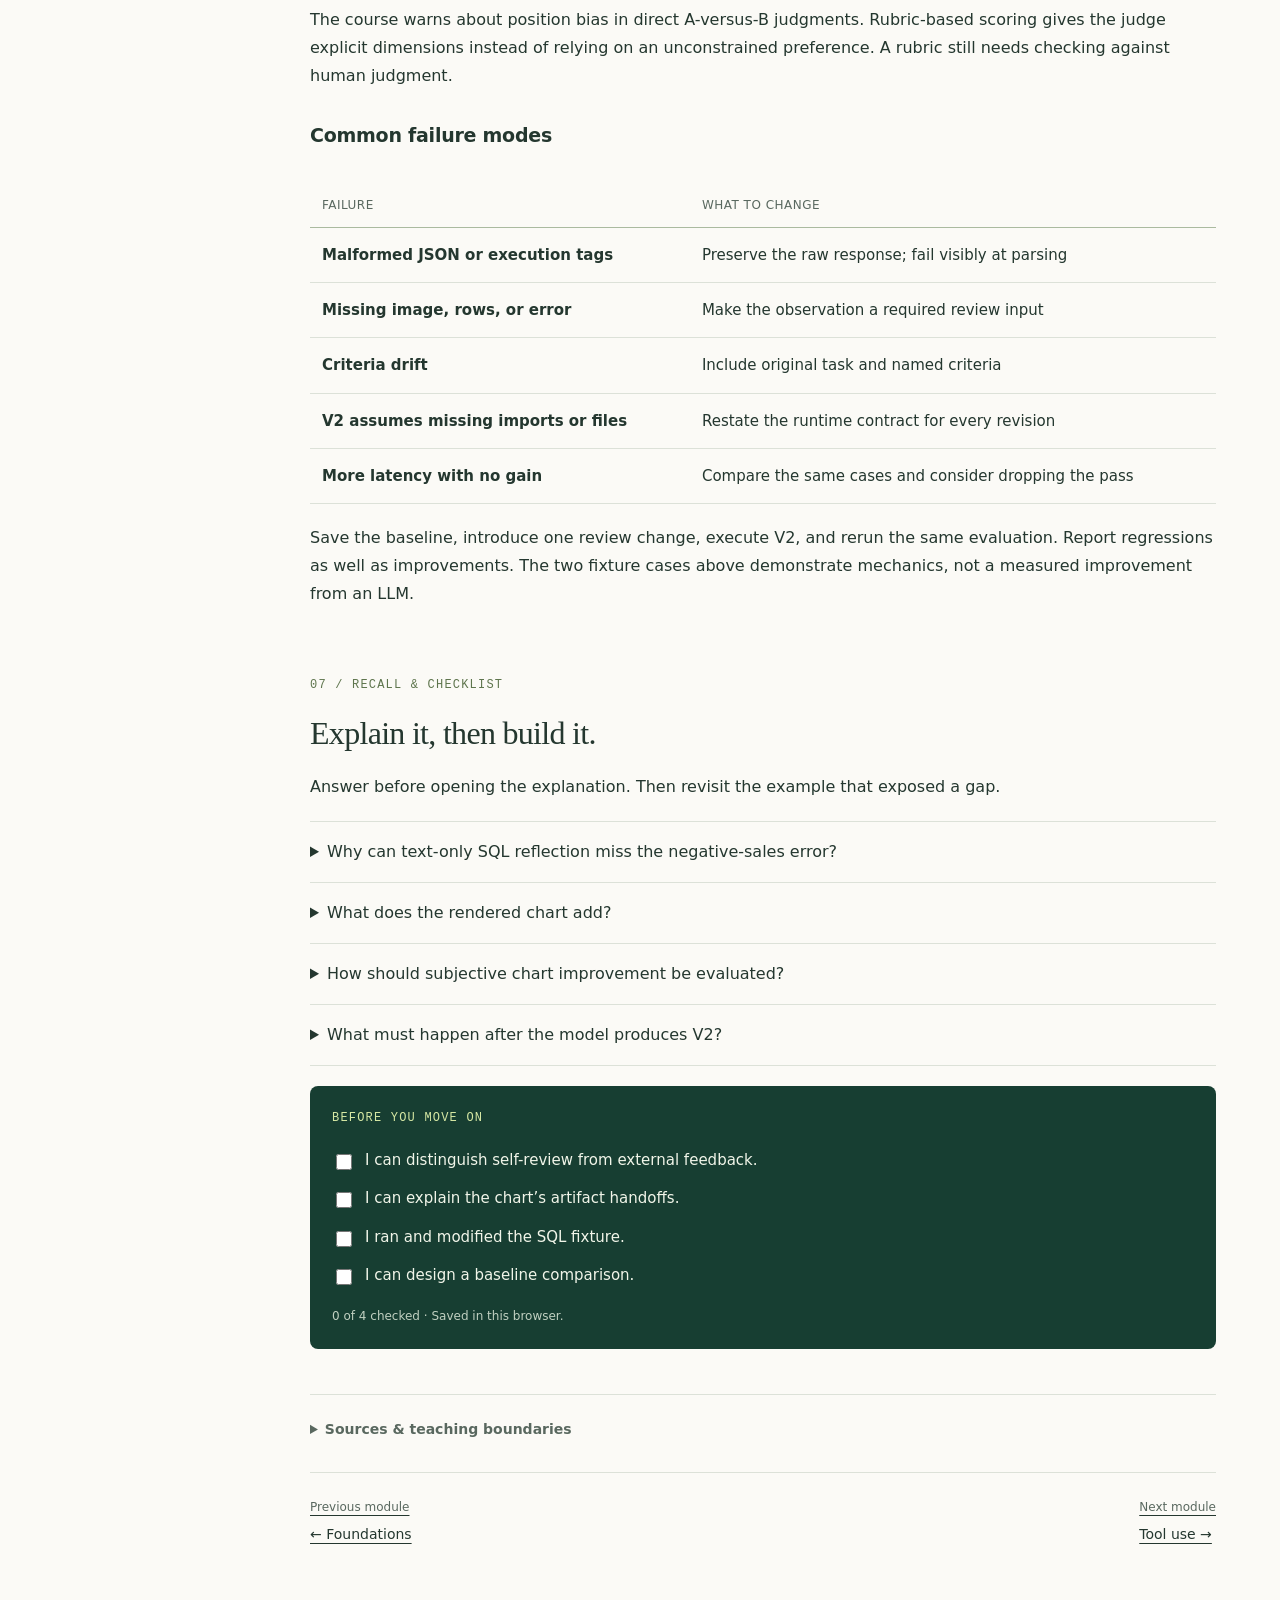
<file: chapters/module-2.html>
<!doctype html><html lang="en"><head><meta charset="utf-8"><meta name="viewport" content="width=device-width,initial-scale=1"><meta name="description" content="Agentic AI study notes with concrete examples, C4 diagrams, code, and runnable practice."><title>02 · Reflection · AI engineering notebook</title><link rel="icon" href="data:image/svg+xml,%3Csvg xmlns='http://www.w3.org/2000/svg' viewBox='0 0 40 40'%3E%3Crect width='40' height='40' rx='10' fill='%23173e32'/%3E%3Ctext x='20' y='28' text-anchor='middle' fill='%23dcf492' font-size='28' font-family='Georgia'%3Ea%3C/text%3E%3C/svg%3E"><link rel="stylesheet" href="../styles.css"><script src="../app.js" defer></script></head><body data-module="2"><a class="skip-link" href="#main">Skip to the notes</a><header class="topbar"><a class="notebook-brand" href="../index.html"><span class="brand-symbol" aria-hidden="true">a.</span> AI engineering <span class="brand-subtitle">/ notebook</span></a><div class="topbar-right"><a href="../index.html">Course library ↗</a><span class="edition">Andrew Ng · Agentic AI</span></div><div class="reading-progress" aria-hidden="true"></div></header><details class="mobile-toc"><summary>In this chapter · Reflection</summary><nav aria-label="Mobile chapter navigation"><a href="#reflection">01 · The reflection loop</a><a href="#architecture">02 · Context & components</a><a href="#feedback">03 · Feedback & prompts</a><a href="#chart">04 · The chart workflow</a><a href="#sql">05 · SQL & runnable practice</a><a href="#evaluate">06 · Evaluate the extra pass</a><a href="#recall">07 · Recall & checklist</a></nav></details><div class="layout"><aside class="sidebar"><p class="side-caption">Module 02 / 05</p><p class="course-name">Reflection</p><nav class="toc" aria-label="Chapter sections"><a href="#reflection"><span>01</span> The reflection loop</a><a href="#architecture"><span>02</span> Context & components</a><a href="#feedback"><span>03</span> Feedback & prompts</a><a href="#chart"><span>04</span> The chart workflow</a><a href="#sql"><span>05</span> SQL & runnable practice</a><a href="#evaluate"><span>06</span> Evaluate the extra pass</a><a href="#recall"><span>07</span> Recall & checklist</a></nav><div class="side-bottom"><p class="side-caption">Read · trace · build</p><p>Build a draft–review–revise loop, diagnose a SQL error, and evaluate the value of reflection.</p><a href="../labs/module_2_reflection.py" download>↓ Python practice file</a><a href="#sources">Sources & teaching notes</a></div></aside><main class="reading" id="main"><header class="chapter-intro"><p class="crumb">Agentic AI <span>/</span> Module 02 <span>/</span> Reflection</p><p class="eyebrow">The reflection design pattern</p><h1>Give the draft<br>a useful second pass.</h1><p class="intro-text">Generate a candidate, inspect real evidence, and revise. Then measure whether the extra work improved the result.</p><div class="chapter-meta"><span>02 / 05 modules</span><span>Concepts + worked examples + practice</span><span>Python basics helpful</span></div><div class="outcome"><span class="arrow" aria-hidden="true">↳</span><p><strong>By the end of this chapter</strong>Build a draft–review–revise loop, diagnose a SQL error, and evaluate the value of reflection.</p></div></header><section class="lesson" id="reflection" data-nav="The reflection loop"><p class="section-kicker">01 / The reflection loop</p><h2>Give the draft a second pass.</h2><p>Suppose you ask a model to write an email. The first draft may omit a date, sound abrupt, or contain a typo. A second call can inspect those specific issues and produce a revised draft.</p><div class="definition">Reflection is a designed generate → review → revise workflow.</div><p>The application schedules the review. The model does not need to invent the workflow or decide whether to reflect. You can use the same model for generation and review, or choose a different reviewer.</p><ol class="decompose"><li><b>Generate V1</b><p>Create a concrete candidate: text, code, SQL, or a chart.</p></li><li><b>Review against criteria</b><p>Inspect the candidate for the properties the task requires.</p></li><li><b>Produce V2</b><p>Use the feedback to revise, then check the revised result.</p></li></ol><aside class="note"><p><strong>Prompting vocabulary:</strong> zero-shot means no demonstrations; one-shot means one demonstration; few-shot means several. These describe examples inside a prompt. Reflection adds a separate review/revision stage.</p></aside><div class="code-panel"><div class="code-heading"><span>Prompt sketch · examples within a call</span><button class="copy js-only" type="button">Copy</button></div><pre><code>Task: normalize a date to MM/DD/YYYY

Zero-shot: Input: {date}
One-shot:  Input: Jan 1st, 2025 → Output: 01/01/2025
           Input: {date}
Few-shot:  Add several representative input/output pairs.</code></pre></div><div class="check"><p class="panel-label">Pause & reason</p><p>A reviewer produces a long, convincing critique. Has the workflow improved?</p><details><summary>Reveal the reasoning</summary><p>Not yet. Execute or inspect V2 and compare it against V1 using the same task and evaluation criteria.</p></details></div></section>
<section class="lesson" id="architecture" data-nav="Context & components"><p class="section-kicker">02 / Context & components</p><h2>Where does feedback enter?</h2><figure class="c4"><div class="c4-heading"><strong>A reflection application</strong><span>C4 · System context</span></div><div class="context-layout"><div class="c4-person"><small>Person</small><strong>Analyst</strong><p>Submits a task<br>receives the result</p></div><div class="c4-subject"><small>Software system in scope</small><strong>Reflection application</strong><p>Coordinates generation, execution, review, and result capture.</p></div><div class="c4-dependencies"><div><small>External software system</small><strong>Model service</strong><p>← Requests generation and critique; receives candidates</p></div><div><small>External software system</small><strong>Data source</strong><p>← Reads the task data and schema</p></div></div></div><figcaption>Person → application: request; application → person: result. Each external dependency is outside the application boundary. Green identifies the system being studied; gray identifies external systems.</figcaption></figure><figure class="c4"><div class="c4-heading"><strong>Inside the reflection application</strong><span>C4-style · Component view</span></div><div class="c4-boundary"><p class="panel-label">Application process · Python container</p><ol class="component-grid"><li><small>Python component</small><strong>Context preparation</strong><p>Loads data, schema, task, and output paths.</p><code>task + data → context</code></li><li><small>Python component</small><strong>Generator adapter</strong><p>Sends a bounded generation request to the model service.</p><code>context → code_v1</code></li><li><small>Python component</small><strong>Executor / renderer</strong><p>Runs the candidate in an appropriate isolated environment.</p><code>code_v1 → image or rows or error</code></li><li><small>Python component</small><strong>Reviewer adapter</strong><p>Sends candidate and observed evidence to the model service.</p><code>V1 + evidence → feedback + V2</code></li></ol></div><figcaption>Numbered relationships show the primary handoff order inside one application process. These are teaching decompositions of responsibilities, not additional notebook APIs.</figcaption></figure><p>The controller repeats the execution boundary for V2 and retains both versions. The reviewer proposes changes; application code executes them. A framework may package this sequence, but it still needs explicit inputs, outputs, and stopping rules.</p></section>
<section class="lesson" id="feedback" data-nav="Feedback & prompts"><p class="section-kicker">03 / Feedback & prompts</p><h2>Self-review and external feedback.</h2><div class="table-scroll"><table class="data-table"><thead><tr><th>Feedback source</th><th>What the reviewer can inspect</th><th>Example</th></tr></thead><tbody><tr><td>Self-review</td><td>The proposed artifact itself</td><td>Read SQL against the question and schema</td></tr><tr><td>Execution</td><td>Observed rows, output, or an exception</td><td>A syntactically valid query returns negative sales</td></tr><tr><td>Rendered image</td><td>The actual visual artifact</td><td>Labels overlap in a generated chart</td></tr><tr><td>Other checks</td><td>Information supplied by tools</td><td>Word count, competitor-name match, or search evidence</td></tr></tbody></table></div><p>A text-only reviewer may share the generator’s misunderstanding. External feedback contributes information beyond rereading the proposal. It can expose an execution failure, a visual problem, or a mismatch with the task.</p><h3>Write a useful review prompt</h3><div class="code-panel"><div class="code-heading"><span>Prompt sketch · action + criteria + evidence</span><button class="copy js-only" type="button">Copy</button></div><pre><code>Review this chart against the original question.
Check: Q1 filtering, year comparison, labels, chart type,
readability, and numerical ranges.
Use the code and rendered image as evidence.
Return feedback separately from revised code.</code></pre></div><p>“Improve this” leaves the target unclear. The course’s other examples include validating HTML, checking instructions for coherence and completeness, and screening proposed domain names for pronunciation and unintended meanings.</p><div class="check"><p class="panel-label">Pause & reason</p><p>Why repeat the original task in the review request?</p><details><summary>Reveal the reasoning</summary><p>To keep the reviewer focused on task correctness. A chart can become prettier while answering a different question.</p></details></div></section>
<section class="lesson" id="chart" data-nav="The chart workflow"><p class="section-kicker">04 / The chart workflow</p><h2>Walk through the chart lab.</h2><p>The first reflection notebook asks for a comparison of Q1 coffee sales in 2024 and 2025. The generator receives the dataframe schema and runtime constraints, then returns matplotlib code inside execution tags.</p><div class="table-scroll"><table class="data-table"><thead><tr><th>Step</th><th>Input</th><th>Observable output</th></tr></thead><tbody><tr><td>Prepare</td><td>Dataset path</td><td>Dates parsed; year and quarter fields prepared</td></tr><tr><td>Generate</td><td>Question + schema + constraints</td><td>Tagged code for chart_v1.png</td></tr><tr><td>Execute V1</td><td>Code + dataframe</td><td>Rendered chart or execution error</td></tr><tr><td>Review</td><td>Question + V1 code + V1 image</td><td>Structured feedback and revised code</td></tr><tr><td>Execute V2</td><td>Revised code + same dataframe</td><td>chart_v2.png or execution error</td></tr><tr><td>Evaluate</td><td>Both charts + shared rubric</td><td>Criterion-level scores</td></tr></tbody></table></div><div class="code-panel"><div class="code-heading"><span>Notebook interfaces · condensed contracts</span><button class="copy js-only" type="button">Copy</button></div><pre><code>generate_chart_code(instruction, model, out_path_v1)
    → tagged_python

reflect_on_image_and_regenerate(
    chart_path, instruction, model, code_v1, out_path_v2
) → feedback, tagged_python_v2

run_workflow(dataset_path, instruction)
    → code_v1, chart_v1, feedback, code_v2, chart_v2</code></pre></div><p>The wrapper owns the fixed order and artifact names. Generation and review do not directly write chart files; execution does. The exact image and the code that produced it should travel together so the critique can be traced to the correct version.</p><aside class="note"><p>The course notebooks depend on helper files and datasets absent from this checkout. Use the original course environment for those labs. The exercise below provides a self-contained SQL example.</p></aside></section>
<section class="lesson" id="sql" data-nav="SQL & runnable practice"><p class="section-kicker">05 / SQL & runnable practice</p><h2>A query can run and still be wrong.</h2><p>The SQL lab asks which product color has the highest total sales. Sales decrease inventory, so their <code>qty_delta</code> is negative. Treating this value directly as revenue gives a plausible query the wrong meaning.</p><h3>A tiny fixture you can check by hand</h3><p>For this example, “sales” means <strong>gross revenue from sale events</strong>, excluding returns and restocking. Blue has 3 × $20 = $60; red has 1 × $20 = $20.</p><div class="table-scroll"><table class="data-table"><thead><tr><th>Color</th><th>Action</th><th>Quantity delta</th><th>Unit price</th></tr></thead><tbody><tr><td>blue</td><td>sale</td><td>−3</td><td>$20</td></tr><tr><td>red</td><td>sale</td><td>−1</td><td>$20</td></tr><tr><td>red</td><td>restock</td><td>+10</td><td>$20</td></tr></tbody></table></div><div class="code-panel"><div class="code-heading"><span>SQL · V1</span><button class="copy js-only" type="button">Copy</button></div><pre><code>SELECT color, SUM(qty_delta * price) AS revenue
FROM events WHERE action = &#x27;sale&#x27;
GROUP BY color ORDER BY revenue DESC LIMIT 1;</code></pre></div><div class="output"><p class="panel-label">Observed V1</p><pre>red | -20</pre></div><p>Descending order picks −20 ahead of −60. The query executes successfully but selects the wrong top-selling color. The revised query uses <code>SUM(-qty_delta * price)</code> on sale events.</p><div class="output"><p class="panel-label">Observed V2</p><pre>blue | 60</pre></div><p>The course’s external-feedback path supplies the actual result dataframe as <code>df_feedback</code>. The reviewer can inspect question, schema, original query, and returned rows before producing feedback and V2.</p><aside class="note"><p><strong>Do not generalize the sign fix blindly.</strong> Taking absolute values of every event would count restocks as sales. First define the business metric and filter the relevant actions. Negative values are evidence to investigate, not a universal proof of an error.</p></aside><p class="subtle">Runnable teaching extension · standard library only · deterministic fixtures, no model or external service calls.</p><div class="download-row"><a class="button" href="../labs/module_2_reflection.py" download>Download the Python exercise ↓</a></div><div class="code-panel"><div class="code-heading"><span>Terminal · from the repository folder</span><button class="copy js-only" type="button">Copy</button></div><pre><code>python3 labs/module_2_reflection.py</code></pre></div><div class="output"><p class="panel-label">Expected output</p><pre>V1: 0/2 correct; V2: 2/2 correct
PASS: sale-only gross revenue excludes returns and restocking
V1: (&#x27;red&#x27;, -20)
V2: (&#x27;blue&#x27;, 60)</pre></div><div class="exercise"><p class="panel-label">Your turn</p><h3>Break the metric, then repair it.</h3><ol><li>Run the file and reproduce both query outputs.</li><li>Remove the action filter from V2. Which event corrupts the total?</li><li>Add a return and explain why gross revenue excludes it.</li><li>Write a separate net-revenue question and define its accounting rules before changing the query.</li></ol></div></section>
<section class="lesson" id="evaluate" data-nav="Evaluate the extra pass"><p class="section-kicker">06 / Evaluate the extra pass</p><h2>Does reflection earn its extra call?</h2><p>Compare direct generation and reflection on the same examples. Objective tasks can have known answers. Subjective artifacts need an explicit rubric.</p><div class="table-scroll"><table class="data-table"><thead><tr><th>Task</th><th>Evaluation</th><th>What to preserve</th></tr></thead><tbody><tr><td>SQL answer</td><td>Compare with expected result</td><td>Question, data, V1/V2 queries and rows</td></tr><tr><td>Chart</td><td>Score title, labels, type, and ranges</td><td>Images, code, feedback, criterion scores</td></tr><tr><td>Runtime behavior</td><td>Check parse and execution failures</td><td>Raw model response, exceptions, artifact paths</td></tr></tbody></table></div><p>The course warns about position bias in direct A-versus-B judgments. Rubric-based scoring gives the judge explicit dimensions instead of relying on an unconstrained preference. A rubric still needs checking against human judgment.</p><h3>Common failure modes</h3><div class="table-scroll"><table class="data-table"><thead><tr><th>Failure</th><th>What to change</th></tr></thead><tbody><tr><td>Malformed JSON or execution tags</td><td>Preserve the raw response; fail visibly at parsing</td></tr><tr><td>Missing image, rows, or error</td><td>Make the observation a required review input</td></tr><tr><td>Criteria drift</td><td>Include original task and named criteria</td></tr><tr><td>V2 assumes missing imports or files</td><td>Restate the runtime contract for every revision</td></tr><tr><td>More latency with no gain</td><td>Compare the same cases and consider dropping the pass</td></tr></tbody></table></div><p>Save the baseline, introduce one review change, execute V2, and rerun the same evaluation. Report regressions as well as improvements. The two fixture cases above demonstrate mechanics, not a measured improvement from an LLM.</p></section>
<section class="lesson" id="recall" data-nav="Recall & checklist"><p class="section-kicker">07 / Recall & checklist</p><h2>Explain it, then build it.</h2><p>Answer before opening the explanation. Then revisit the example that exposed a gap.</p><div class="recall-list"><details><summary>Why can text-only SQL reflection miss the negative-sales error?</summary><p>It can share the original interpretation. Actual rows make the sign and ranking problem observable.</p></details><details><summary>What does the rendered chart add?</summary><p>Evidence of the actual labels, colors, chart type, layout, and readability.</p></details><details><summary>How should subjective chart improvement be evaluated?</summary><p>Use the same explicit rubric for both versions and inspect criterion-level scores.</p></details><details><summary>What must happen after the model produces V2?</summary><p>Run or inspect it under the intended environment and compare with the baseline.</p></details></div><div class="mastery"><p class="panel-label">Before you move on</p><label><input type="checkbox" data-mastery="skill-0"> I can distinguish self-review from external feedback.</label><label><input type="checkbox" data-mastery="skill-1"> I can explain the chart’s artifact handoffs.</label><label><input type="checkbox" data-mastery="skill-2"> I ran and modified the SQL fixture.</label><label><input type="checkbox" data-mastery="skill-3"> I can design a baseline comparison.</label><small id="mastery-status">Checklist saved in this browser when storage is available.</small></div></section>
<section class="sources" id="sources"><details><summary>Sources & teaching boundaries</summary><p>Course authority: <a href="../agentic_workflows_M2_learner.pdf">Module 2 learner slides</a> (pp. 3–26). Local lab sources: <code>M2_UGL_1.ipynb</code> and <code>M2_UGL_2.ipynb</code>.</p><p>The C4 diagrams, synthetic examples, and runnable exercises clarify the mechanisms. They are teaching additions, not measured model results. Original notes and attributed figures remain in the <a href="../archive/2026-09-05/index.html">archived edition</a>.</p><p>Diagram conventions: <a href="https://c4model.com/diagrams/system-context">C4 system context</a> and <a href="https://c4model.com/diagrams/component">component views</a>.</p></details></section><footer class="end-note"><a href="module-1.html"><span>Previous module</span>← Foundations</a><a href="module-3.html"><span>Next module</span>Tool use →</a></footer></main></div></body></html>
</file>
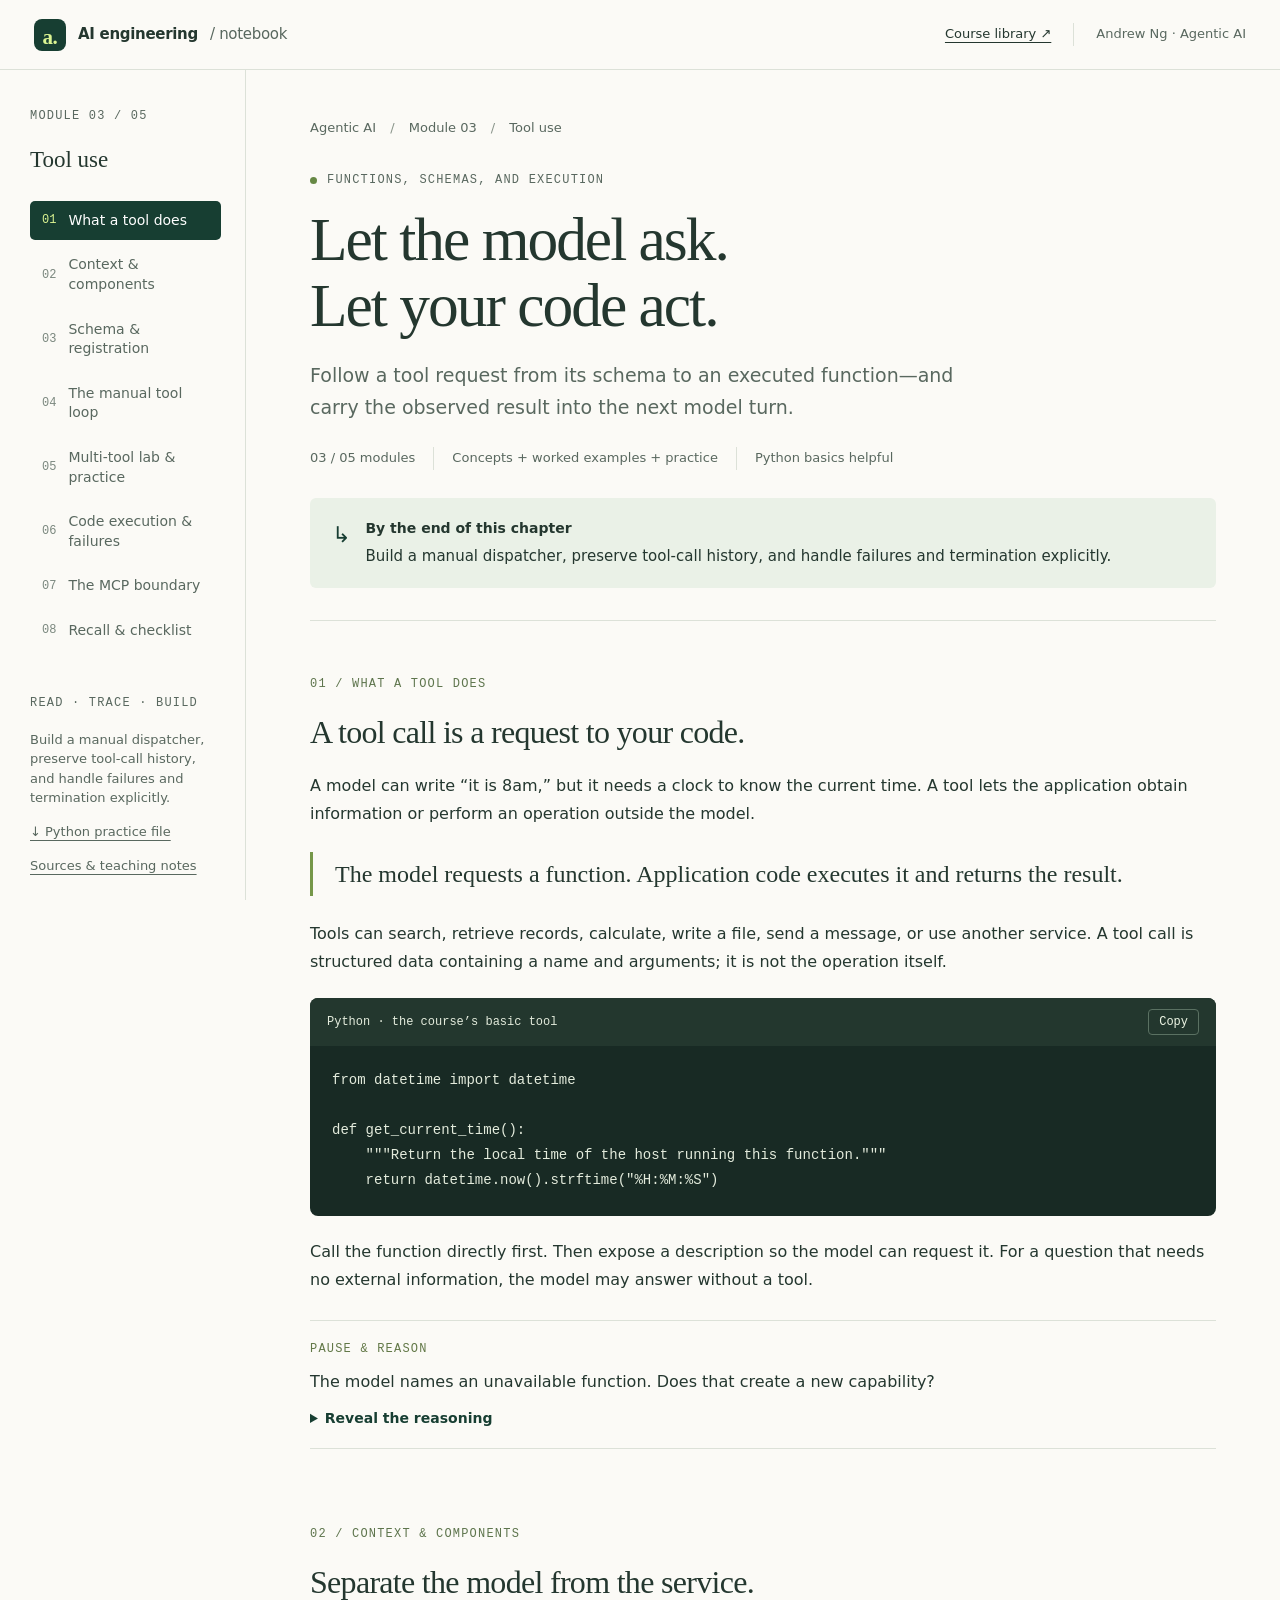
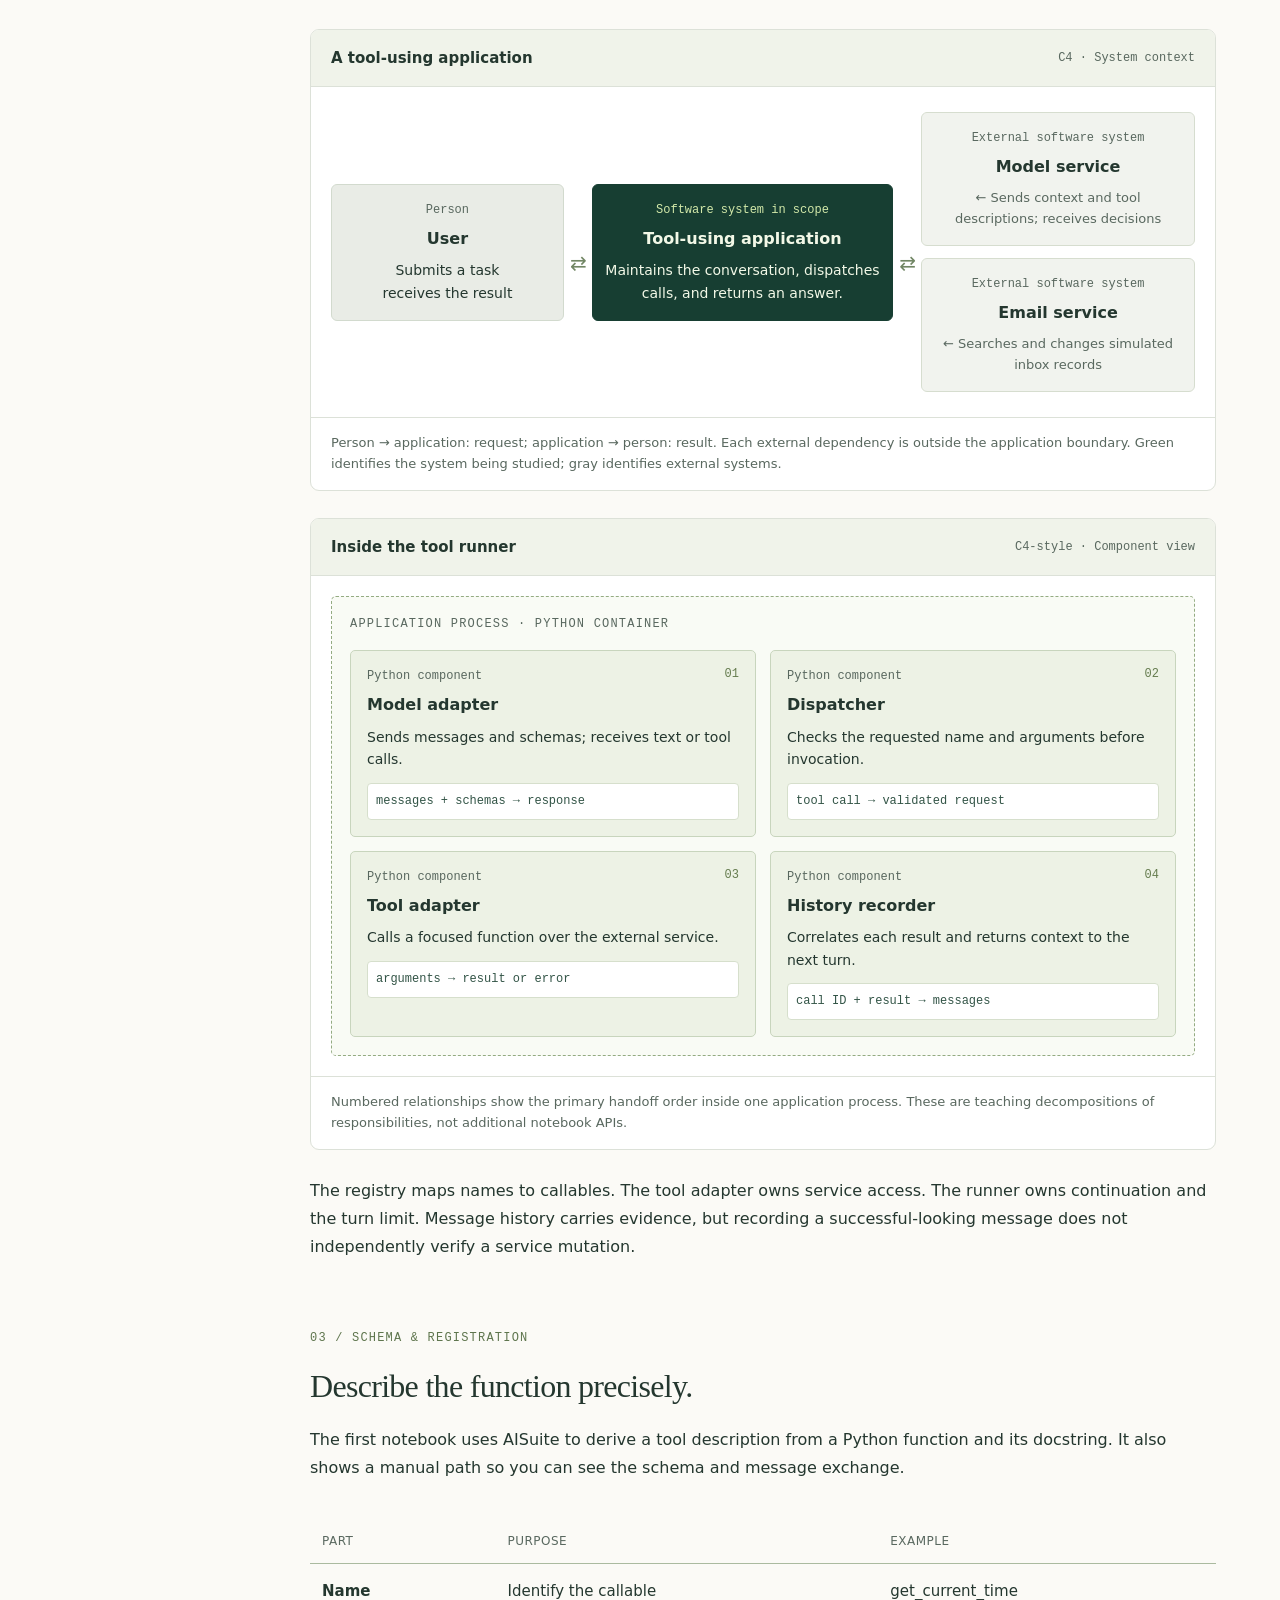
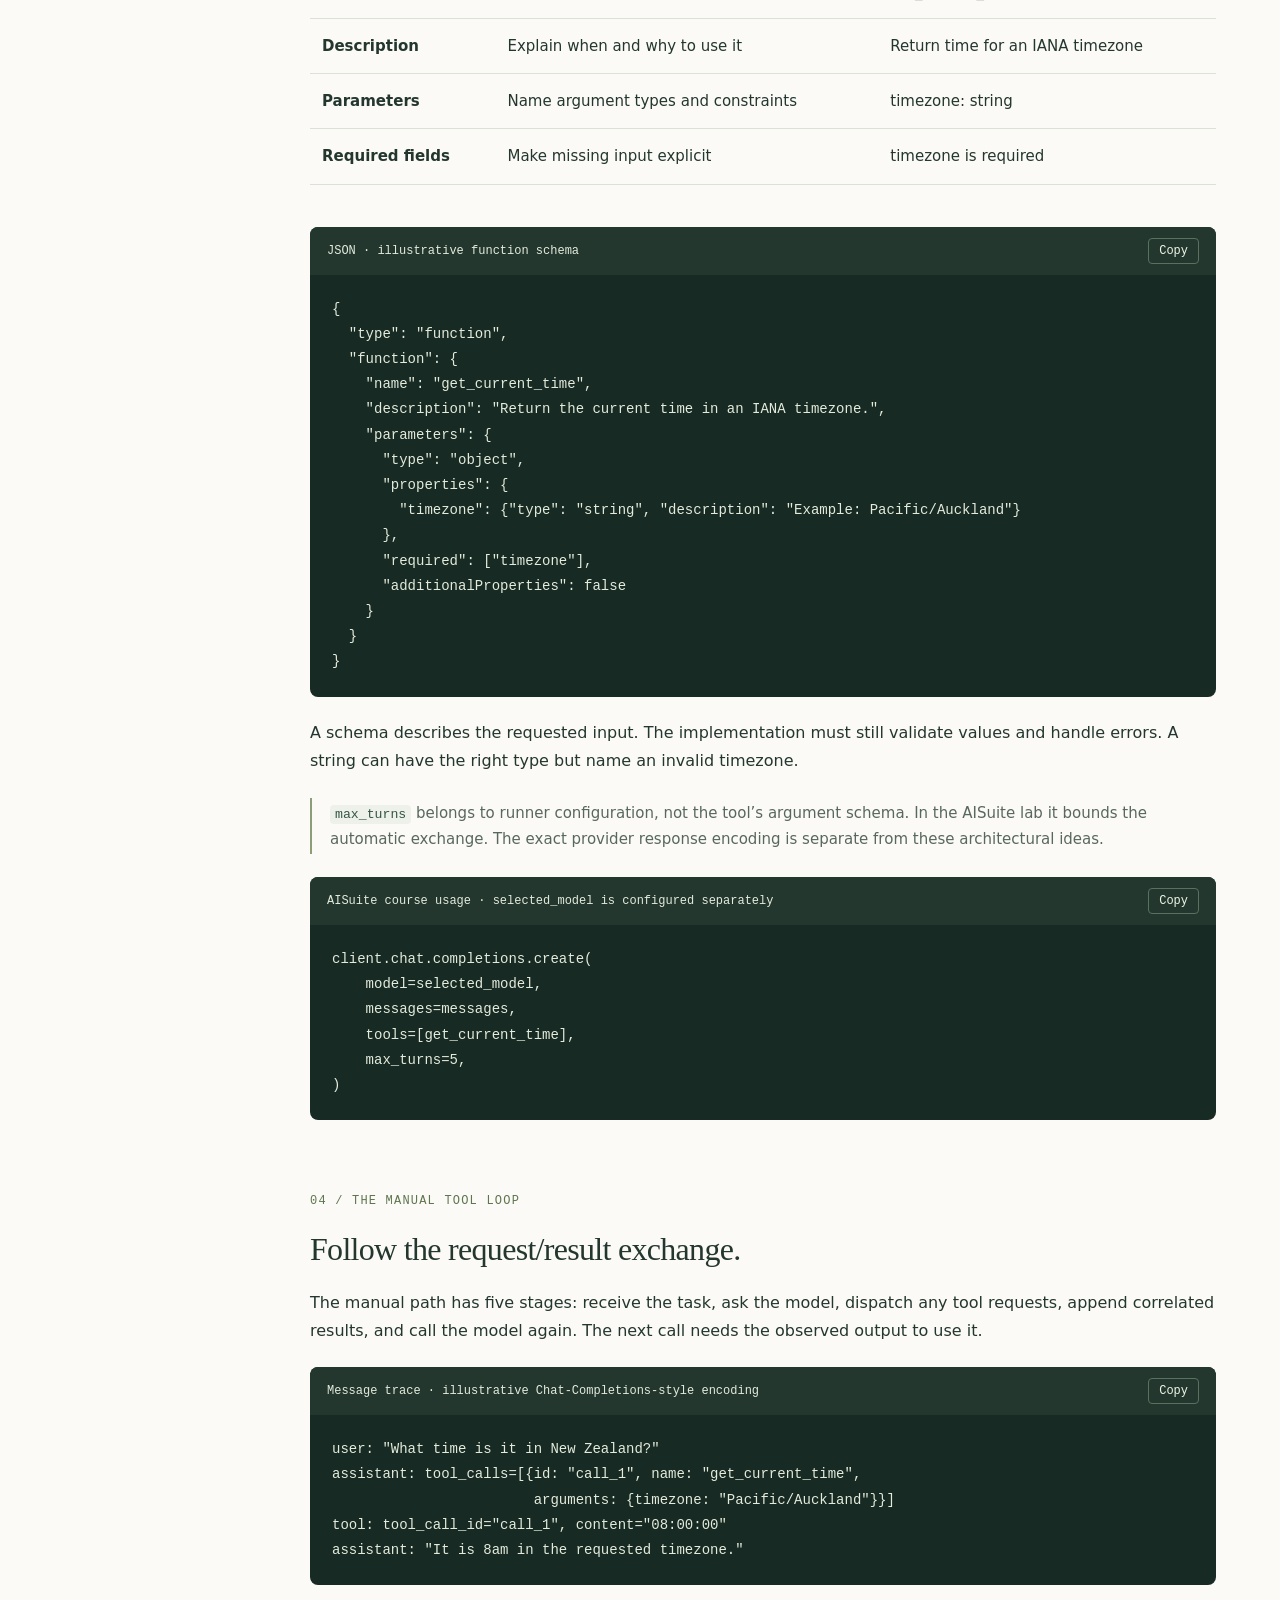
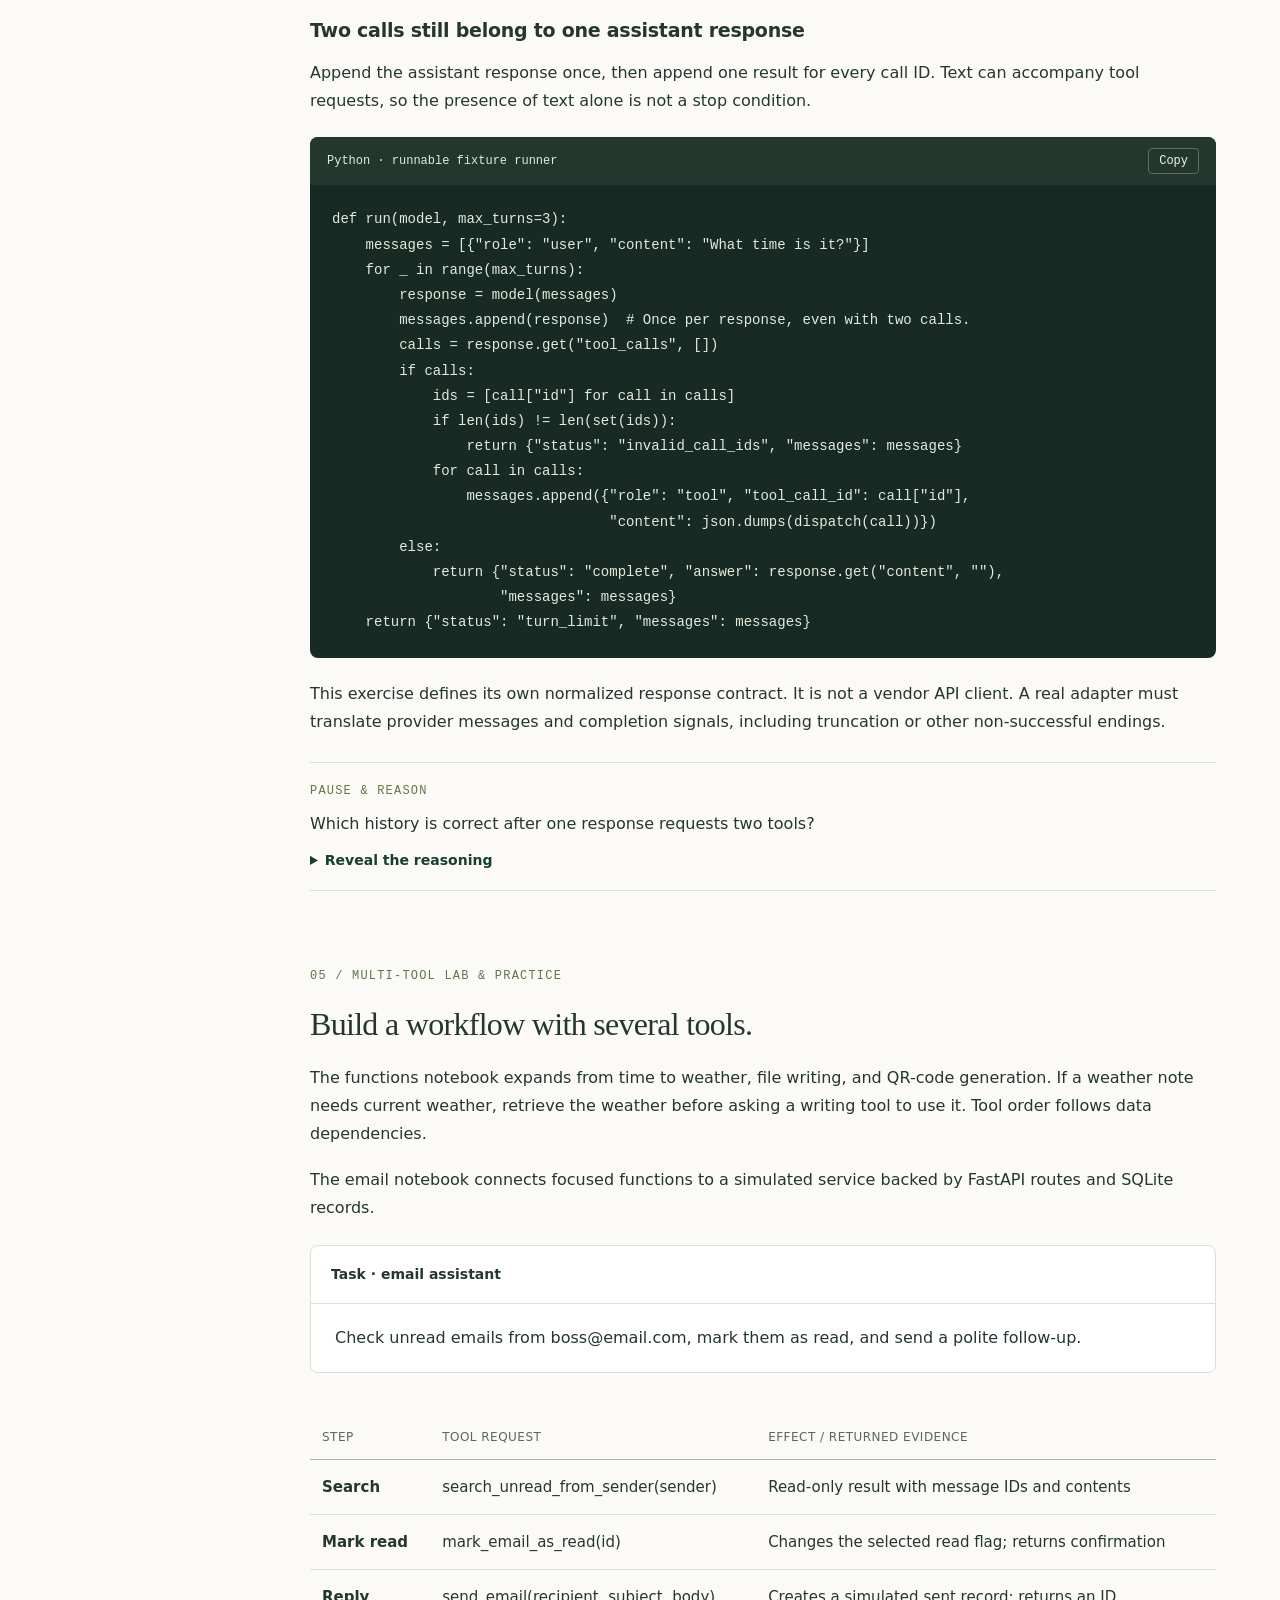
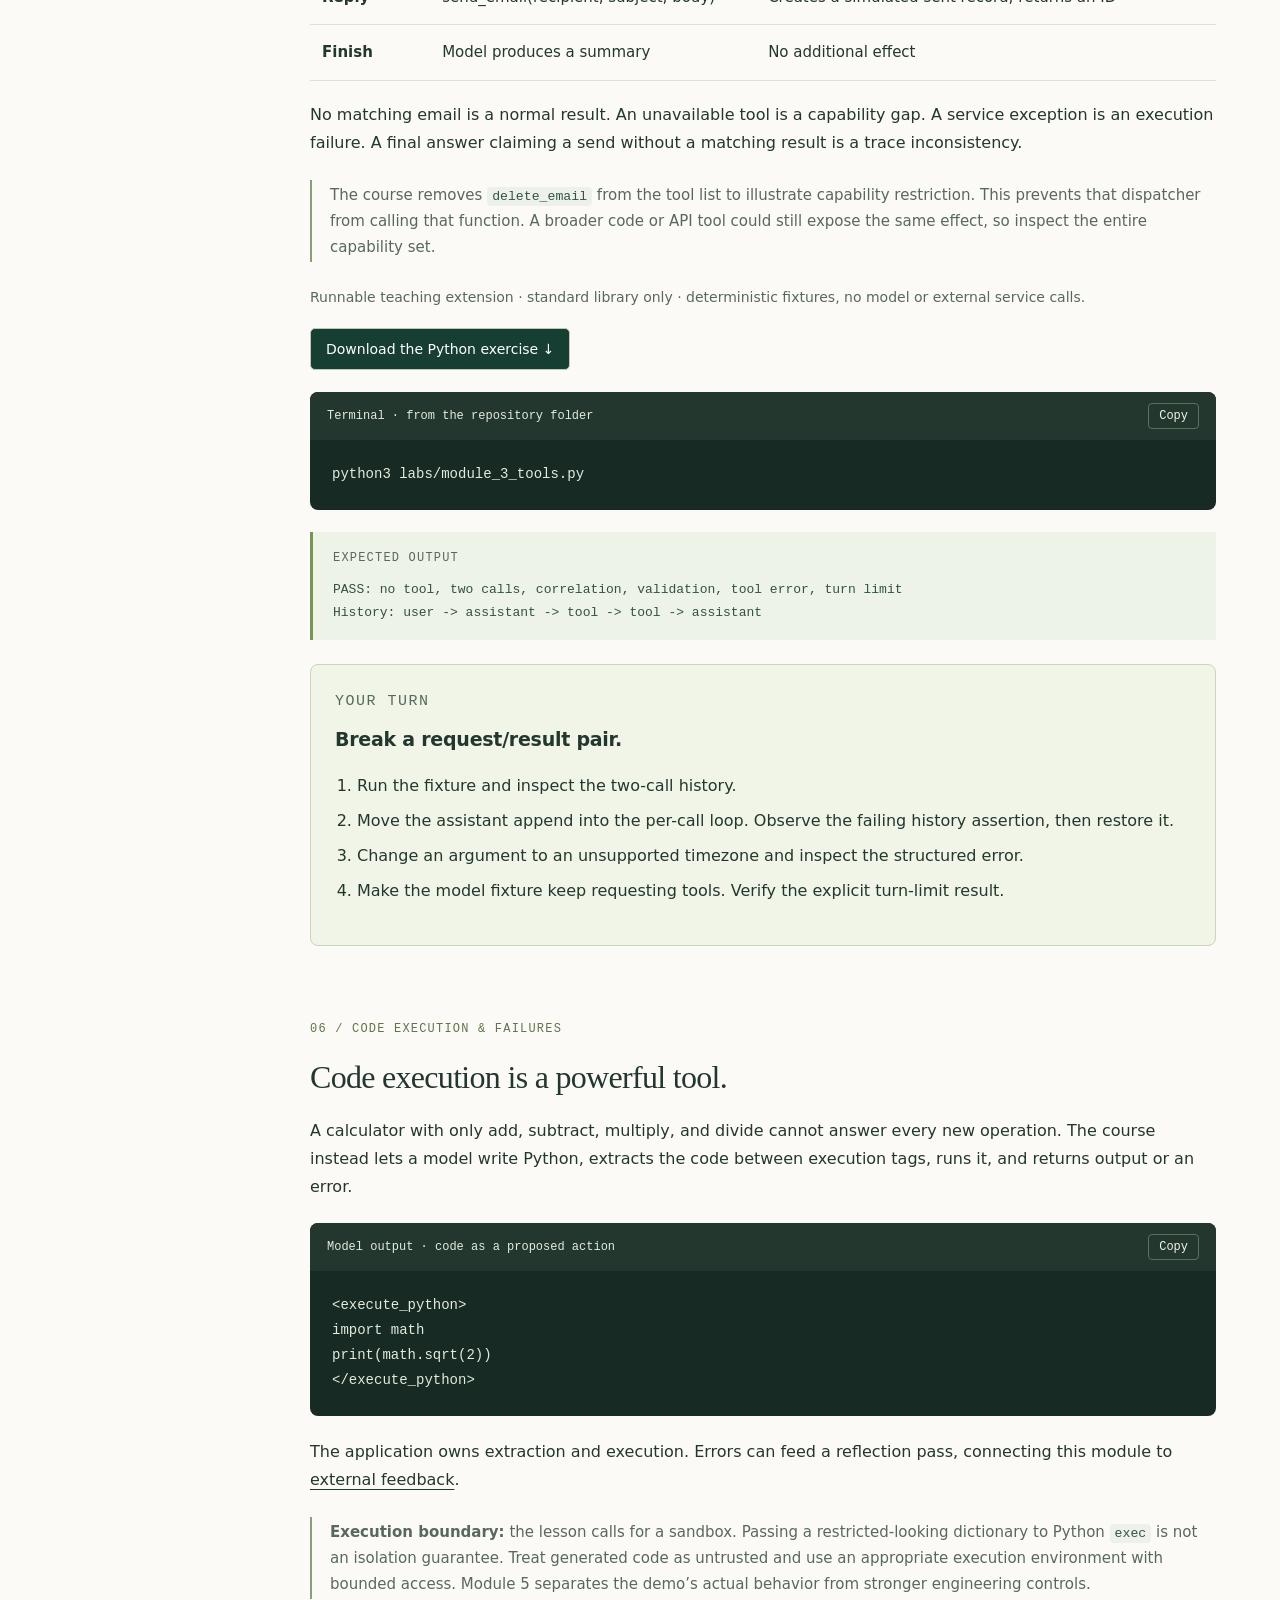
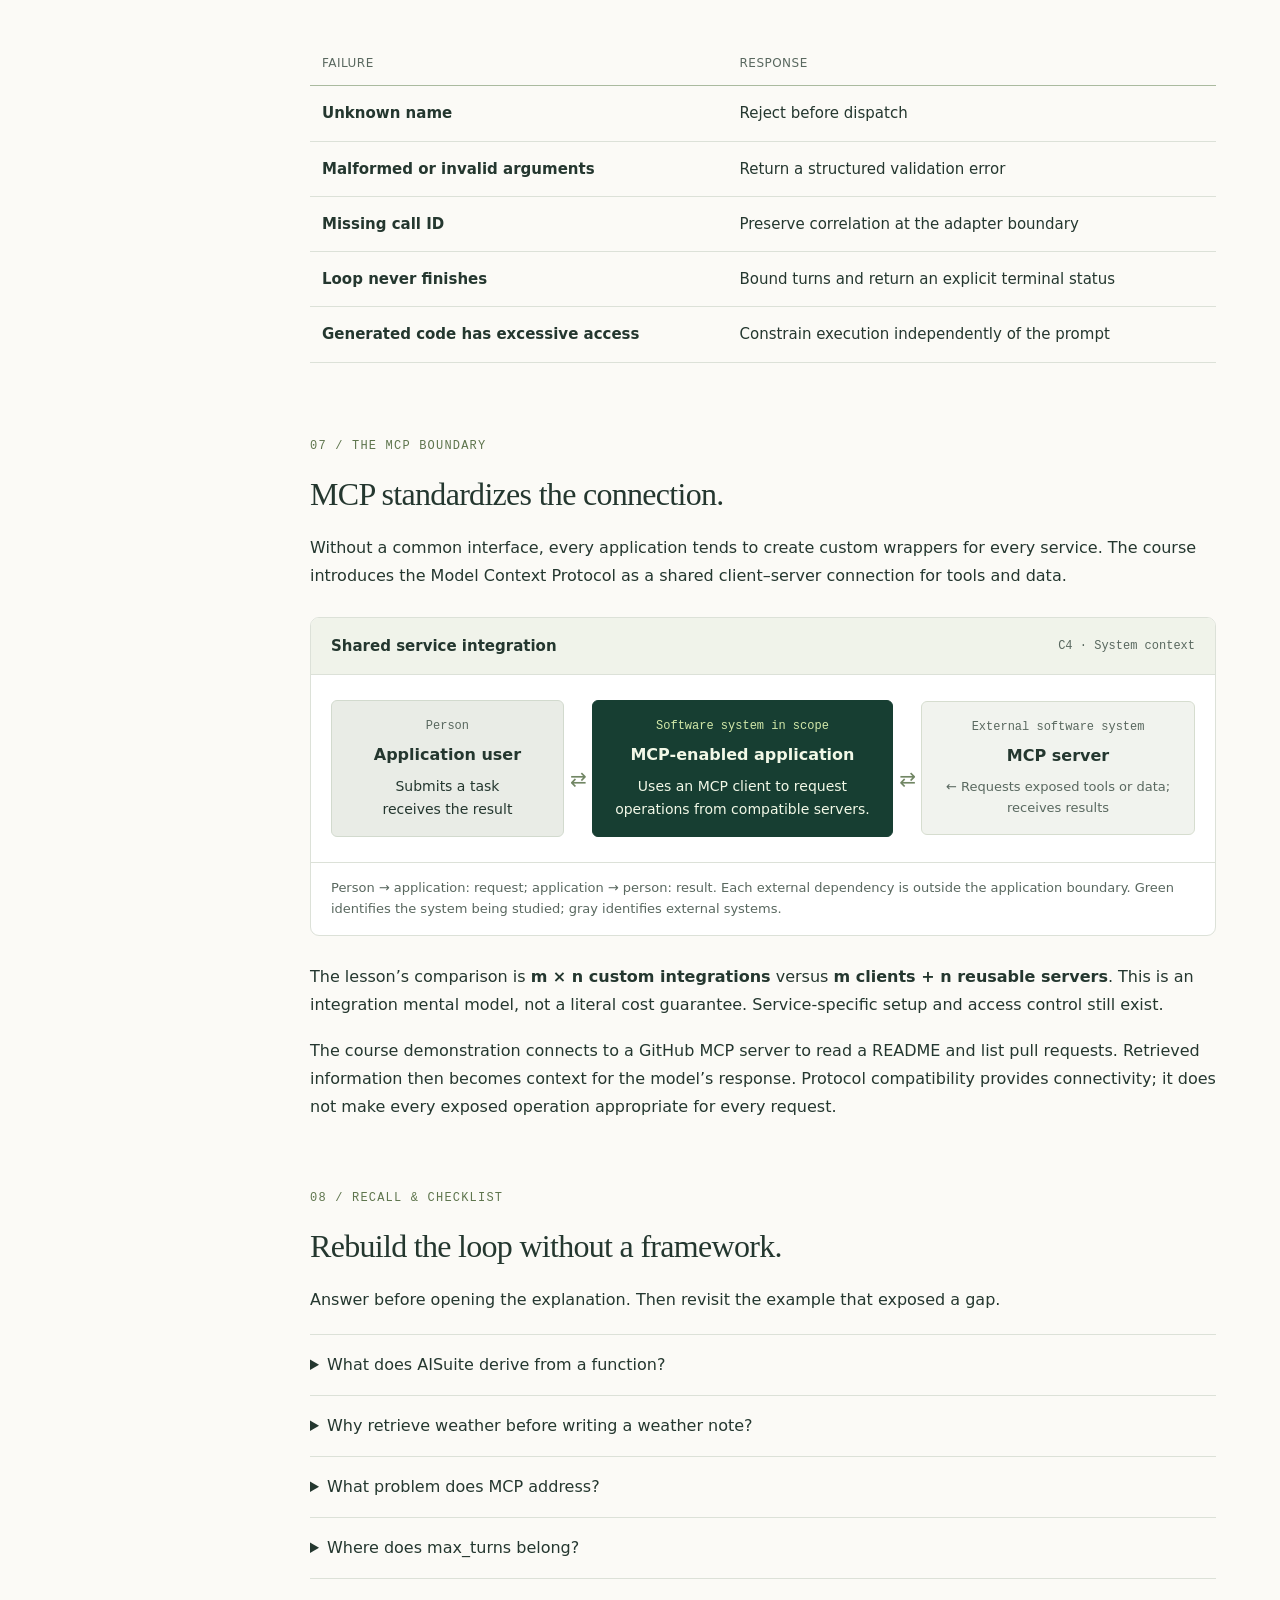
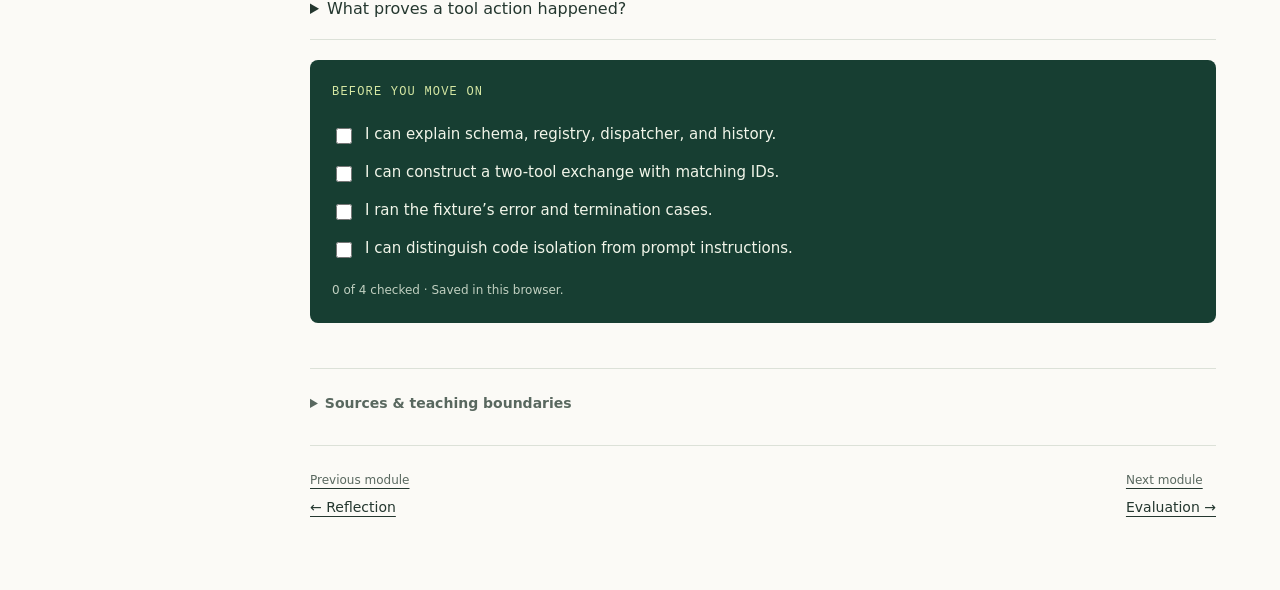
<file: chapters/module-3.html>
<!doctype html><html lang="en"><head><meta charset="utf-8"><meta name="viewport" content="width=device-width,initial-scale=1"><meta name="description" content="Agentic AI study notes with concrete examples, C4 diagrams, code, and runnable practice."><title>03 · Tool use · AI engineering notebook</title><link rel="icon" href="data:image/svg+xml,%3Csvg xmlns='http://www.w3.org/2000/svg' viewBox='0 0 40 40'%3E%3Crect width='40' height='40' rx='10' fill='%23173e32'/%3E%3Ctext x='20' y='28' text-anchor='middle' fill='%23dcf492' font-size='28' font-family='Georgia'%3Ea%3C/text%3E%3C/svg%3E"><link rel="stylesheet" href="../styles.css"><script src="../app.js" defer></script></head><body data-module="3"><a class="skip-link" href="#main">Skip to the notes</a><header class="topbar"><a class="notebook-brand" href="../index.html"><span class="brand-symbol" aria-hidden="true">a.</span> AI engineering <span class="brand-subtitle">/ notebook</span></a><div class="topbar-right"><a href="../index.html">Course library ↗</a><span class="edition">Andrew Ng · Agentic AI</span></div><div class="reading-progress" aria-hidden="true"></div></header><details class="mobile-toc"><summary>In this chapter · Tool use</summary><nav aria-label="Mobile chapter navigation"><a href="#tools">01 · What a tool does</a><a href="#architecture">02 · Context & components</a><a href="#schema">03 · Schema & registration</a><a href="#loop">04 · The manual tool loop</a><a href="#email">05 · Multi-tool lab & practice</a><a href="#execution">06 · Code execution & failures</a><a href="#mcp">07 · The MCP boundary</a><a href="#recall">08 · Recall & checklist</a></nav></details><div class="layout"><aside class="sidebar"><p class="side-caption">Module 03 / 05</p><p class="course-name">Tool use</p><nav class="toc" aria-label="Chapter sections"><a href="#tools"><span>01</span> What a tool does</a><a href="#architecture"><span>02</span> Context & components</a><a href="#schema"><span>03</span> Schema & registration</a><a href="#loop"><span>04</span> The manual tool loop</a><a href="#email"><span>05</span> Multi-tool lab & practice</a><a href="#execution"><span>06</span> Code execution & failures</a><a href="#mcp"><span>07</span> The MCP boundary</a><a href="#recall"><span>08</span> Recall & checklist</a></nav><div class="side-bottom"><p class="side-caption">Read · trace · build</p><p>Build a manual dispatcher, preserve tool-call history, and handle failures and termination explicitly.</p><a href="../labs/module_3_tools.py" download>↓ Python practice file</a><a href="#sources">Sources & teaching notes</a></div></aside><main class="reading" id="main"><header class="chapter-intro"><p class="crumb">Agentic AI <span>/</span> Module 03 <span>/</span> Tool use</p><p class="eyebrow">Functions, schemas, and execution</p><h1>Let the model ask.<br>Let your code act.</h1><p class="intro-text">Follow a tool request from its schema to an executed function—and carry the observed result into the next model turn.</p><div class="chapter-meta"><span>03 / 05 modules</span><span>Concepts + worked examples + practice</span><span>Python basics helpful</span></div><div class="outcome"><span class="arrow" aria-hidden="true">↳</span><p><strong>By the end of this chapter</strong>Build a manual dispatcher, preserve tool-call history, and handle failures and termination explicitly.</p></div></header><section class="lesson" id="tools" data-nav="What a tool does"><p class="section-kicker">01 / What a tool does</p><h2>A tool call is a request to your code.</h2><p>A model can write “it is 8am,” but it needs a clock to know the current time. A tool lets the application obtain information or perform an operation outside the model.</p><div class="definition">The model requests a function. Application code executes it and returns the result.</div><p>Tools can search, retrieve records, calculate, write a file, send a message, or use another service. A tool call is structured data containing a name and arguments; it is not the operation itself.</p><div class="code-panel"><div class="code-heading"><span>Python · the course’s basic tool</span><button class="copy js-only" type="button">Copy</button></div><pre><code>from datetime import datetime

def get_current_time():
    &quot;&quot;&quot;Return the local time of the host running this function.&quot;&quot;&quot;
    return datetime.now().strftime(&quot;%H:%M:%S&quot;)</code></pre></div><p>Call the function directly first. Then expose a description so the model can request it. For a question that needs no external information, the model may answer without a tool.</p><div class="check"><p class="panel-label">Pause & reason</p><p>The model names an unavailable function. Does that create a new capability?</p><details><summary>Reveal the reasoning</summary><p>No. The dispatcher must resolve the name to an available callable. A generated function name is not executable authority.</p></details></div></section>
<section class="lesson" id="architecture" data-nav="Context & components"><p class="section-kicker">02 / Context & components</p><h2>Separate the model from the service.</h2><figure class="c4"><div class="c4-heading"><strong>A tool-using application</strong><span>C4 · System context</span></div><div class="context-layout"><div class="c4-person"><small>Person</small><strong>User</strong><p>Submits a task<br>receives the result</p></div><div class="c4-subject"><small>Software system in scope</small><strong>Tool-using application</strong><p>Maintains the conversation, dispatches calls, and returns an answer.</p></div><div class="c4-dependencies"><div><small>External software system</small><strong>Model service</strong><p>← Sends context and tool descriptions; receives decisions</p></div><div><small>External software system</small><strong>Email service</strong><p>← Searches and changes simulated inbox records</p></div></div></div><figcaption>Person → application: request; application → person: result. Each external dependency is outside the application boundary. Green identifies the system being studied; gray identifies external systems.</figcaption></figure><figure class="c4"><div class="c4-heading"><strong>Inside the tool runner</strong><span>C4-style · Component view</span></div><div class="c4-boundary"><p class="panel-label">Application process · Python container</p><ol class="component-grid"><li><small>Python component</small><strong>Model adapter</strong><p>Sends messages and schemas; receives text or tool calls.</p><code>messages + schemas → response</code></li><li><small>Python component</small><strong>Dispatcher</strong><p>Checks the requested name and arguments before invocation.</p><code>tool call → validated request</code></li><li><small>Python component</small><strong>Tool adapter</strong><p>Calls a focused function over the external service.</p><code>arguments → result or error</code></li><li><small>Python component</small><strong>History recorder</strong><p>Correlates each result and returns context to the next turn.</p><code>call ID + result → messages</code></li></ol></div><figcaption>Numbered relationships show the primary handoff order inside one application process. These are teaching decompositions of responsibilities, not additional notebook APIs.</figcaption></figure><p>The registry maps names to callables. The tool adapter owns service access. The runner owns continuation and the turn limit. Message history carries evidence, but recording a successful-looking message does not independently verify a service mutation.</p></section>
<section class="lesson" id="schema" data-nav="Schema & registration"><p class="section-kicker">03 / Schema & registration</p><h2>Describe the function precisely.</h2><p>The first notebook uses AISuite to derive a tool description from a Python function and its docstring. It also shows a manual path so you can see the schema and message exchange.</p><div class="table-scroll"><table class="data-table"><thead><tr><th>Part</th><th>Purpose</th><th>Example</th></tr></thead><tbody><tr><td>Name</td><td>Identify the callable</td><td>get_current_time</td></tr><tr><td>Description</td><td>Explain when and why to use it</td><td>Return time for an IANA timezone</td></tr><tr><td>Parameters</td><td>Name argument types and constraints</td><td>timezone: string</td></tr><tr><td>Required fields</td><td>Make missing input explicit</td><td>timezone is required</td></tr></tbody></table></div><div class="code-panel"><div class="code-heading"><span>JSON · illustrative function schema</span><button class="copy js-only" type="button">Copy</button></div><pre><code>{
  &quot;type&quot;: &quot;function&quot;,
  &quot;function&quot;: {
    &quot;name&quot;: &quot;get_current_time&quot;,
    &quot;description&quot;: &quot;Return the current time in an IANA timezone.&quot;,
    &quot;parameters&quot;: {
      &quot;type&quot;: &quot;object&quot;,
      &quot;properties&quot;: {
        &quot;timezone&quot;: {&quot;type&quot;: &quot;string&quot;, &quot;description&quot;: &quot;Example: Pacific/Auckland&quot;}
      },
      &quot;required&quot;: [&quot;timezone&quot;],
      &quot;additionalProperties&quot;: false
    }
  }
}</code></pre></div><p>A schema describes the requested input. The implementation must still validate values and handle errors. A string can have the right type but name an invalid timezone.</p><aside class="note"><p><code>max_turns</code> belongs to runner configuration, not the tool’s argument schema. In the AISuite lab it bounds the automatic exchange. The exact provider response encoding is separate from these architectural ideas.</p></aside><div class="code-panel"><div class="code-heading"><span>AISuite course usage · selected_model is configured separately</span><button class="copy js-only" type="button">Copy</button></div><pre><code>client.chat.completions.create(
    model=selected_model,
    messages=messages,
    tools=[get_current_time],
    max_turns=5,
)</code></pre></div></section>
<section class="lesson" id="loop" data-nav="The manual tool loop"><p class="section-kicker">04 / The manual tool loop</p><h2>Follow the request/result exchange.</h2><p>The manual path has five stages: receive the task, ask the model, dispatch any tool requests, append correlated results, and call the model again. The next call needs the observed output to use it.</p><div class="code-panel"><div class="code-heading"><span>Message trace · illustrative Chat-Completions-style encoding</span><button class="copy js-only" type="button">Copy</button></div><pre><code>user: &quot;What time is it in New Zealand?&quot;
assistant: tool_calls=[{id: &quot;call_1&quot;, name: &quot;get_current_time&quot;,
                        arguments: {timezone: &quot;Pacific/Auckland&quot;}}]
tool: tool_call_id=&quot;call_1&quot;, content=&quot;08:00:00&quot;
assistant: &quot;It is 8am in the requested timezone.&quot;</code></pre></div><h3>Two calls still belong to one assistant response</h3><p>Append the assistant response once, then append one result for every call ID. Text can accompany tool requests, so the presence of text alone is not a stop condition.</p><div class="code-panel"><div class="code-heading"><span>Python · runnable fixture runner</span><button class="copy js-only" type="button">Copy</button></div><pre><code>def run(model, max_turns=3):
    messages = [{&quot;role&quot;: &quot;user&quot;, &quot;content&quot;: &quot;What time is it?&quot;}]
    for _ in range(max_turns):
        response = model(messages)
        messages.append(response)  # Once per response, even with two calls.
        calls = response.get(&quot;tool_calls&quot;, [])
        if calls:
            ids = [call[&quot;id&quot;] for call in calls]
            if len(ids) != len(set(ids)):
                return {&quot;status&quot;: &quot;invalid_call_ids&quot;, &quot;messages&quot;: messages}
            for call in calls:
                messages.append({&quot;role&quot;: &quot;tool&quot;, &quot;tool_call_id&quot;: call[&quot;id&quot;],
                                 &quot;content&quot;: json.dumps(dispatch(call))})
        else:
            return {&quot;status&quot;: &quot;complete&quot;, &quot;answer&quot;: response.get(&quot;content&quot;, &quot;&quot;),
                    &quot;messages&quot;: messages}
    return {&quot;status&quot;: &quot;turn_limit&quot;, &quot;messages&quot;: messages}</code></pre></div><p>This exercise defines its own normalized response contract. It is not a vendor API client. A real adapter must translate provider messages and completion signals, including truncation or other non-successful endings.</p><div class="check"><p class="panel-label">Pause & reason</p><p>Which history is correct after one response requests two tools?</p><details><summary>Reveal the reasoning</summary><p>User → one assistant response containing both calls → result A → result B → next assistant response. Duplicating the entire assistant response per result corrupts the exchange.</p></details></div></section>
<section class="lesson" id="email" data-nav="Multi-tool lab & practice"><p class="section-kicker">05 / Multi-tool lab & practice</p><h2>Build a workflow with several tools.</h2><p>The functions notebook expands from time to weather, file writing, and QR-code generation. If a weather note needs current weather, retrieve the weather before asking a writing tool to use it. Tool order follows data dependencies.</p><p>The email notebook connects focused functions to a simulated service backed by FastAPI routes and SQLite records.</p><div class="email"><div class="email-head"><strong>Task · email assistant</strong></div><div class="email-body"><p>Check unread emails from boss@email.com, mark them as read, and send a polite follow-up.</p></div></div><div class="table-scroll"><table class="data-table"><thead><tr><th>Step</th><th>Tool request</th><th>Effect / returned evidence</th></tr></thead><tbody><tr><td>Search</td><td>search_unread_from_sender(sender)</td><td>Read-only result with message IDs and contents</td></tr><tr><td>Mark read</td><td>mark_email_as_read(id)</td><td>Changes the selected read flag; returns confirmation</td></tr><tr><td>Reply</td><td>send_email(recipient, subject, body)</td><td>Creates a simulated sent record; returns an ID</td></tr><tr><td>Finish</td><td>Model produces a summary</td><td>No additional effect</td></tr></tbody></table></div><p>No matching email is a normal result. An unavailable tool is a capability gap. A service exception is an execution failure. A final answer claiming a send without a matching result is a trace inconsistency.</p><aside class="note"><p>The course removes <code>delete_email</code> from the tool list to illustrate capability restriction. This prevents that dispatcher from calling that function. A broader code or API tool could still expose the same effect, so inspect the entire capability set.</p></aside><p class="subtle">Runnable teaching extension · standard library only · deterministic fixtures, no model or external service calls.</p><div class="download-row"><a class="button" href="../labs/module_3_tools.py" download>Download the Python exercise ↓</a></div><div class="code-panel"><div class="code-heading"><span>Terminal · from the repository folder</span><button class="copy js-only" type="button">Copy</button></div><pre><code>python3 labs/module_3_tools.py</code></pre></div><div class="output"><p class="panel-label">Expected output</p><pre>PASS: no tool, two calls, correlation, validation, tool error, turn limit
History: user -&gt; assistant -&gt; tool -&gt; tool -&gt; assistant</pre></div><div class="exercise"><p class="panel-label">Your turn</p><h3>Break a request/result pair.</h3><ol><li>Run the fixture and inspect the two-call history.</li><li>Move the assistant append into the per-call loop. Observe the failing history assertion, then restore it.</li><li>Change an argument to an unsupported timezone and inspect the structured error.</li><li>Make the model fixture keep requesting tools. Verify the explicit turn-limit result.</li></ol></div></section>
<section class="lesson" id="execution" data-nav="Code execution & failures"><p class="section-kicker">06 / Code execution & failures</p><h2>Code execution is a powerful tool.</h2><p>A calculator with only add, subtract, multiply, and divide cannot answer every new operation. The course instead lets a model write Python, extracts the code between execution tags, runs it, and returns output or an error.</p><div class="code-panel"><div class="code-heading"><span>Model output · code as a proposed action</span><button class="copy js-only" type="button">Copy</button></div><pre><code>&lt;execute_python&gt;
import math
print(math.sqrt(2))
&lt;/execute_python&gt;</code></pre></div><p>The application owns extraction and execution. Errors can feed a reflection pass, connecting this module to <a href="module-2.html#feedback">external feedback</a>.</p><aside class="note"><p><strong>Execution boundary:</strong> the lesson calls for a sandbox. Passing a restricted-looking dictionary to Python <code>exec</code> is not an isolation guarantee. Treat generated code as untrusted and use an appropriate execution environment with bounded access. Module 5 separates the demo’s actual behavior from stronger engineering controls.</p></aside><div class="table-scroll"><table class="data-table"><thead><tr><th>Failure</th><th>Response</th></tr></thead><tbody><tr><td>Unknown name</td><td>Reject before dispatch</td></tr><tr><td>Malformed or invalid arguments</td><td>Return a structured validation error</td></tr><tr><td>Missing call ID</td><td>Preserve correlation at the adapter boundary</td></tr><tr><td>Loop never finishes</td><td>Bound turns and return an explicit terminal status</td></tr><tr><td>Generated code has excessive access</td><td>Constrain execution independently of the prompt</td></tr></tbody></table></div></section>
<section class="lesson" id="mcp" data-nav="The MCP boundary"><p class="section-kicker">07 / The MCP boundary</p><h2>MCP standardizes the connection.</h2><p>Without a common interface, every application tends to create custom wrappers for every service. The course introduces the Model Context Protocol as a shared client–server connection for tools and data.</p><figure class="c4"><div class="c4-heading"><strong>Shared service integration</strong><span>C4 · System context</span></div><div class="context-layout"><div class="c4-person"><small>Person</small><strong>Application user</strong><p>Submits a task<br>receives the result</p></div><div class="c4-subject"><small>Software system in scope</small><strong>MCP-enabled application</strong><p>Uses an MCP client to request operations from compatible servers.</p></div><div class="c4-dependencies"><div><small>External software system</small><strong>MCP server</strong><p>← Requests exposed tools or data; receives results</p></div></div></div><figcaption>Person → application: request; application → person: result. Each external dependency is outside the application boundary. Green identifies the system being studied; gray identifies external systems.</figcaption></figure><p>The lesson’s comparison is <strong>m × n custom integrations</strong> versus <strong>m clients + n reusable servers</strong>. This is an integration mental model, not a literal cost guarantee. Service-specific setup and access control still exist.</p><p>The course demonstration connects to a GitHub MCP server to read a README and list pull requests. Retrieved information then becomes context for the model’s response. Protocol compatibility provides connectivity; it does not make every exposed operation appropriate for every request.</p></section>
<section class="lesson" id="recall" data-nav="Recall & checklist"><p class="section-kicker">08 / Recall & checklist</p><h2>Rebuild the loop without a framework.</h2><p>Answer before opening the explanation. Then revisit the example that exposed a gap.</p><div class="recall-list"><details><summary>What does AISuite derive from a function?</summary><p>A model-facing description based on the function name, docstring, and parameter information.</p></details><details><summary>Why retrieve weather before writing a weather note?</summary><p>The writing step needs the actual weather result as input.</p></details><details><summary>What problem does MCP address?</summary><p>Repeated custom integrations: it supplies a shared client–server interface for capabilities and data.</p></details><details><summary>Where does max_turns belong?</summary><p>In the runner’s control configuration, separate from tool arguments.</p></details><details><summary>What proves a tool action happened?</summary><p>A real dispatched operation and observed result, with correlation in the run history—not generated prose alone.</p></details></div><div class="mastery"><p class="panel-label">Before you move on</p><label><input type="checkbox" data-mastery="skill-0"> I can explain schema, registry, dispatcher, and history.</label><label><input type="checkbox" data-mastery="skill-1"> I can construct a two-tool exchange with matching IDs.</label><label><input type="checkbox" data-mastery="skill-2"> I ran the fixture’s error and termination cases.</label><label><input type="checkbox" data-mastery="skill-3"> I can distinguish code isolation from prompt instructions.</label><small id="mastery-status">Checklist saved in this browser when storage is available.</small></div></section>
<section class="sources" id="sources"><details><summary>Sources & teaching boundaries</summary><p>Course authority: <a href="../agentic_workflows_M3_learner.pdf">Module 3 learner slides</a> (pp. 3–23). Local lab sources: <code>M3_UGL_1.ipynb</code> and <code>M3_UGL_2.ipynb</code>. Helper modules and service fixtures must be supplied by the original course environment.</p><p>The C4 diagrams, synthetic examples, and runnable exercises clarify the mechanisms. They are teaching additions, not measured model results. Original notes and attributed figures remain in the <a href="../archive/2026-09-05/index.html">archived edition</a>.</p><p>Engineering references: <a href="https://docs.python.org/3/library/functions.html#exec">Python execution semantics</a>. Provider messages differ; the practice file intentionally uses a documented fixture format.</p><p>Diagram conventions: <a href="https://c4model.com/diagrams/system-context">C4 system context</a> and <a href="https://c4model.com/diagrams/component">component views</a>.</p></details></section><footer class="end-note"><a href="module-2.html"><span>Previous module</span>← Reflection</a><a href="module-4.html"><span>Next module</span>Evaluation →</a></footer></main></div></body></html>
</file>
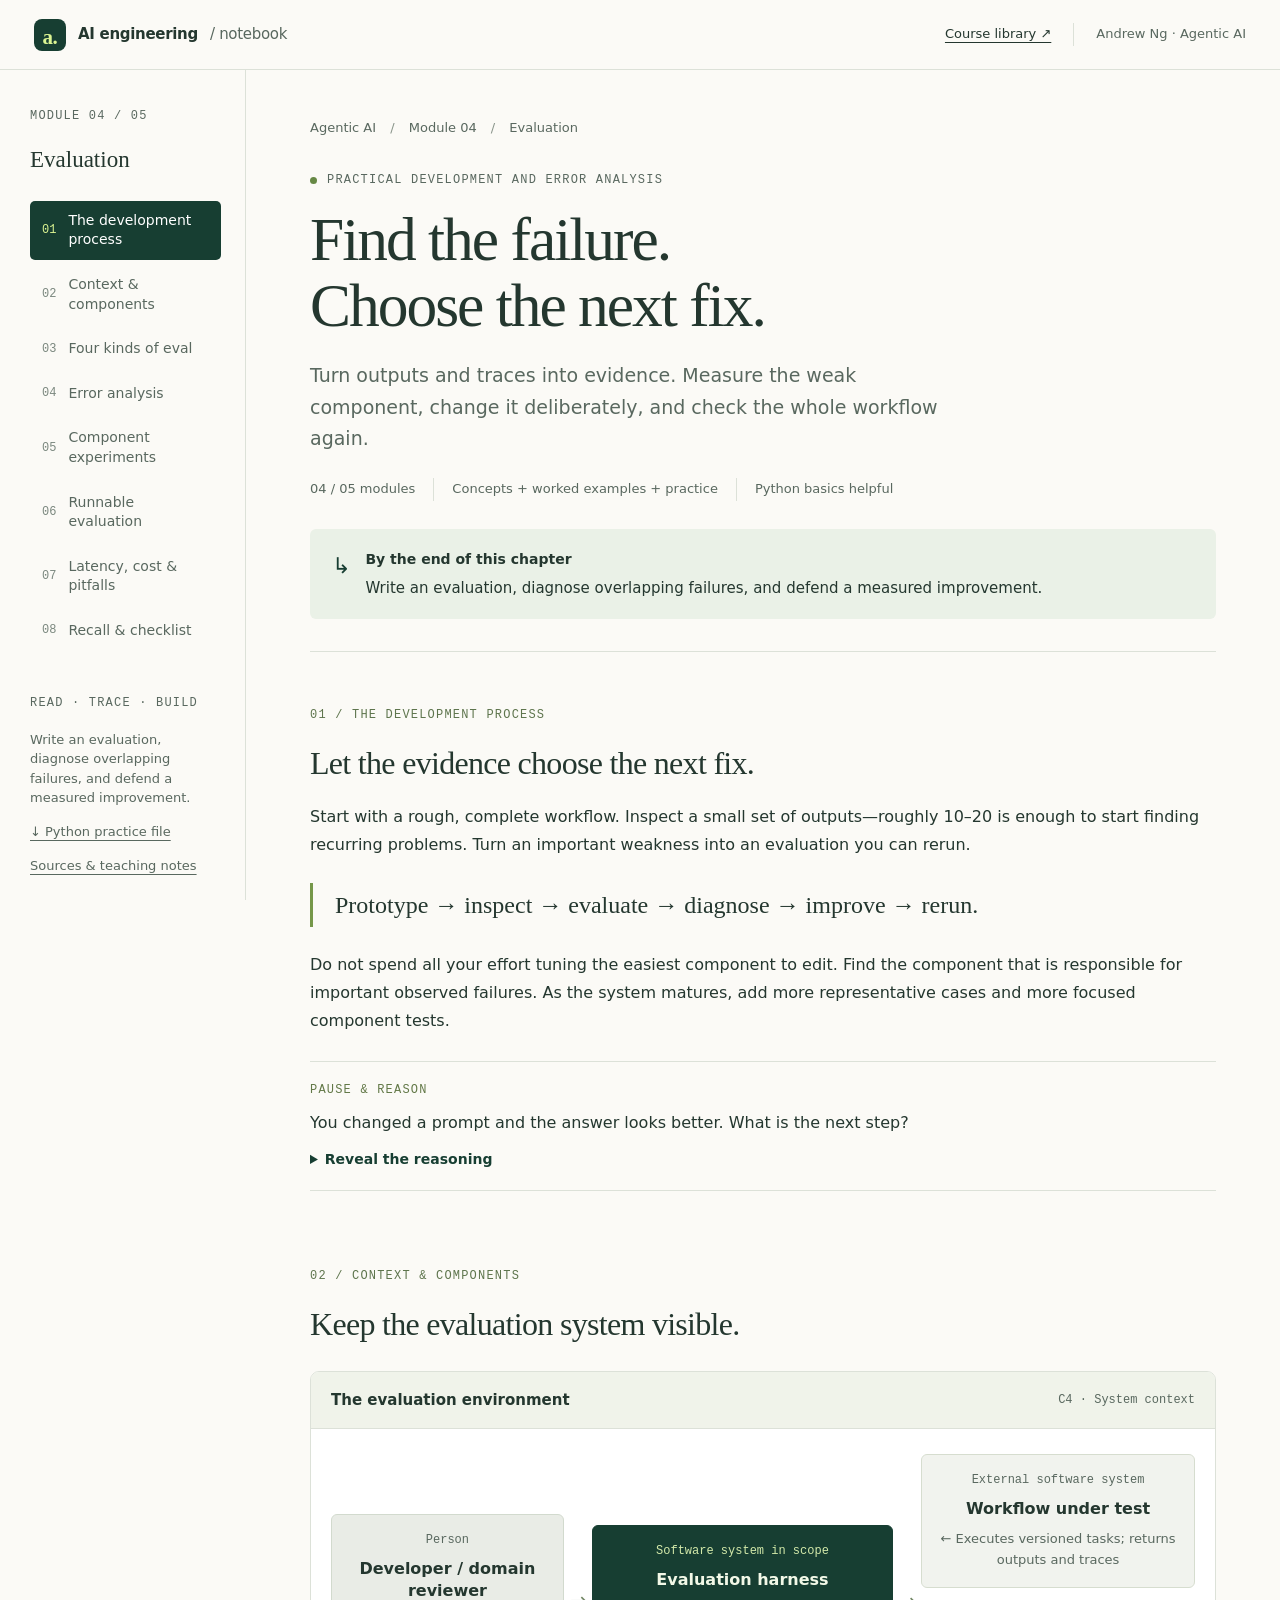
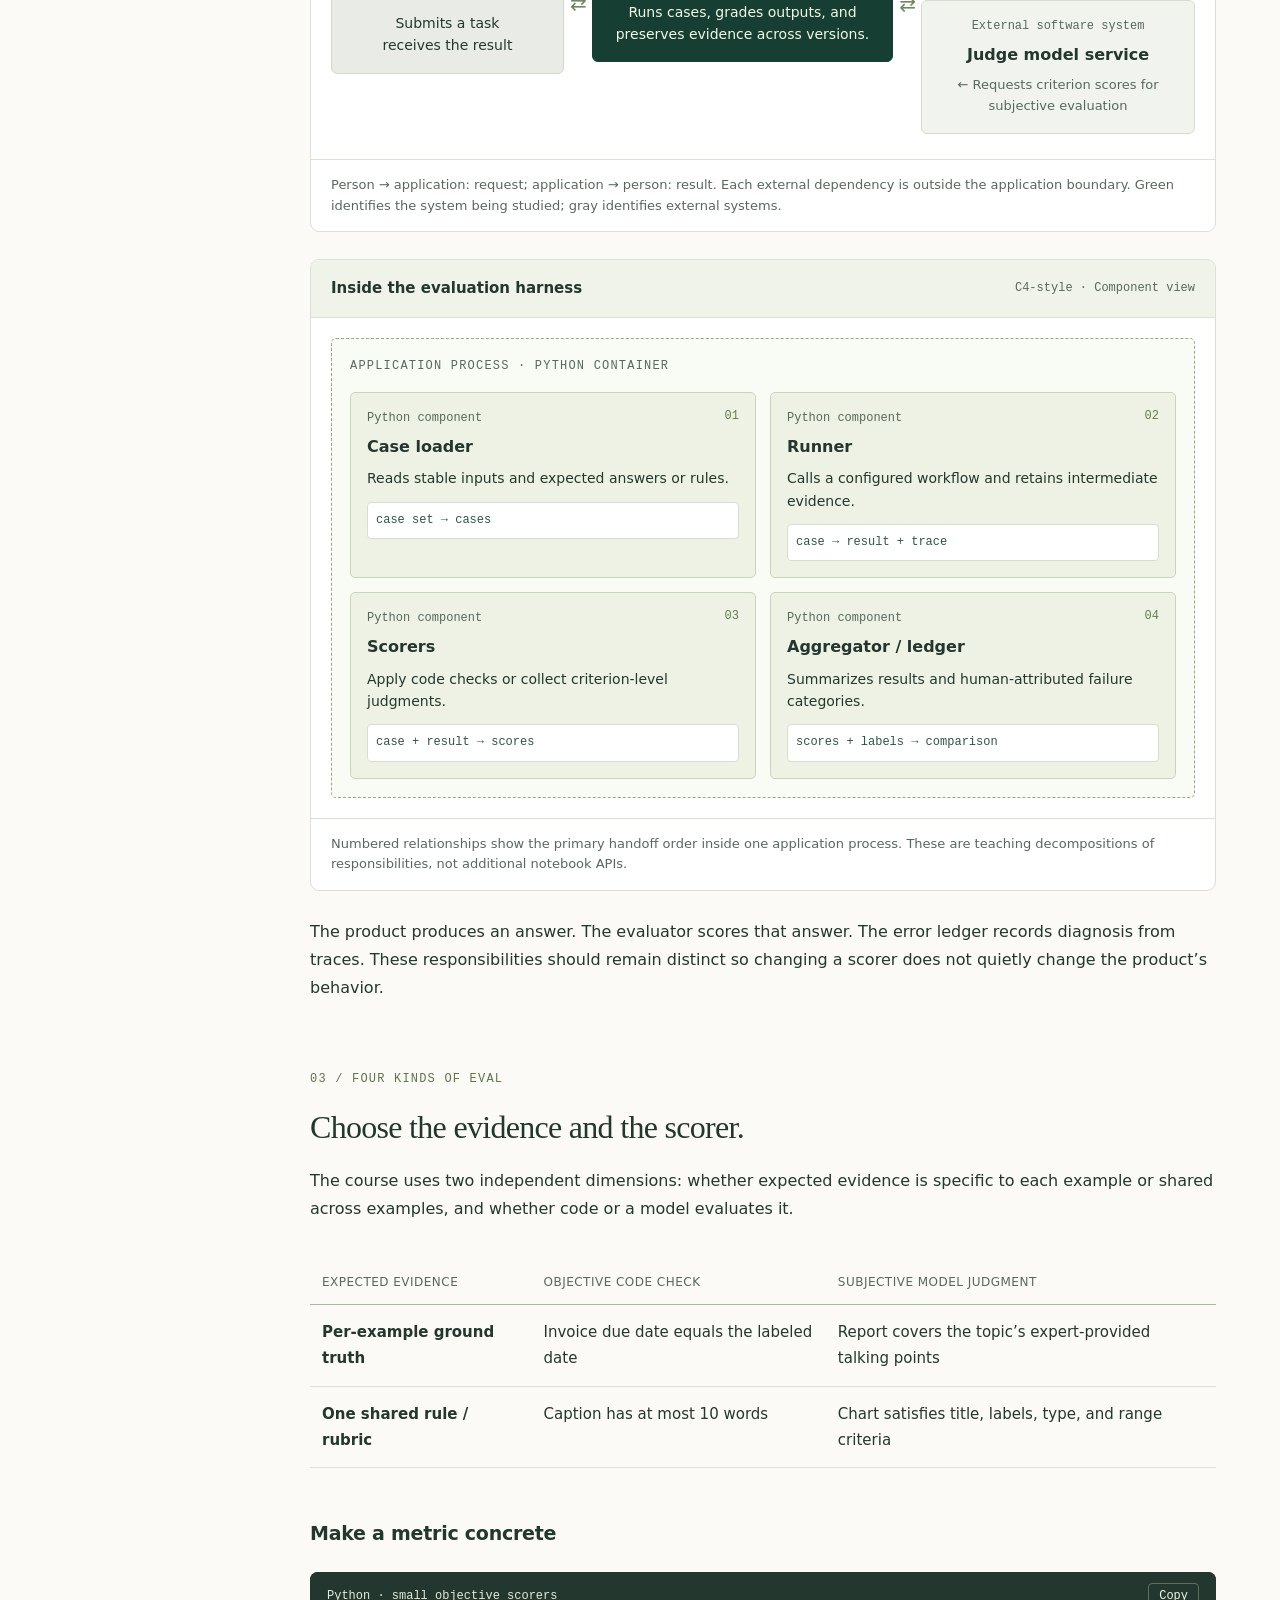
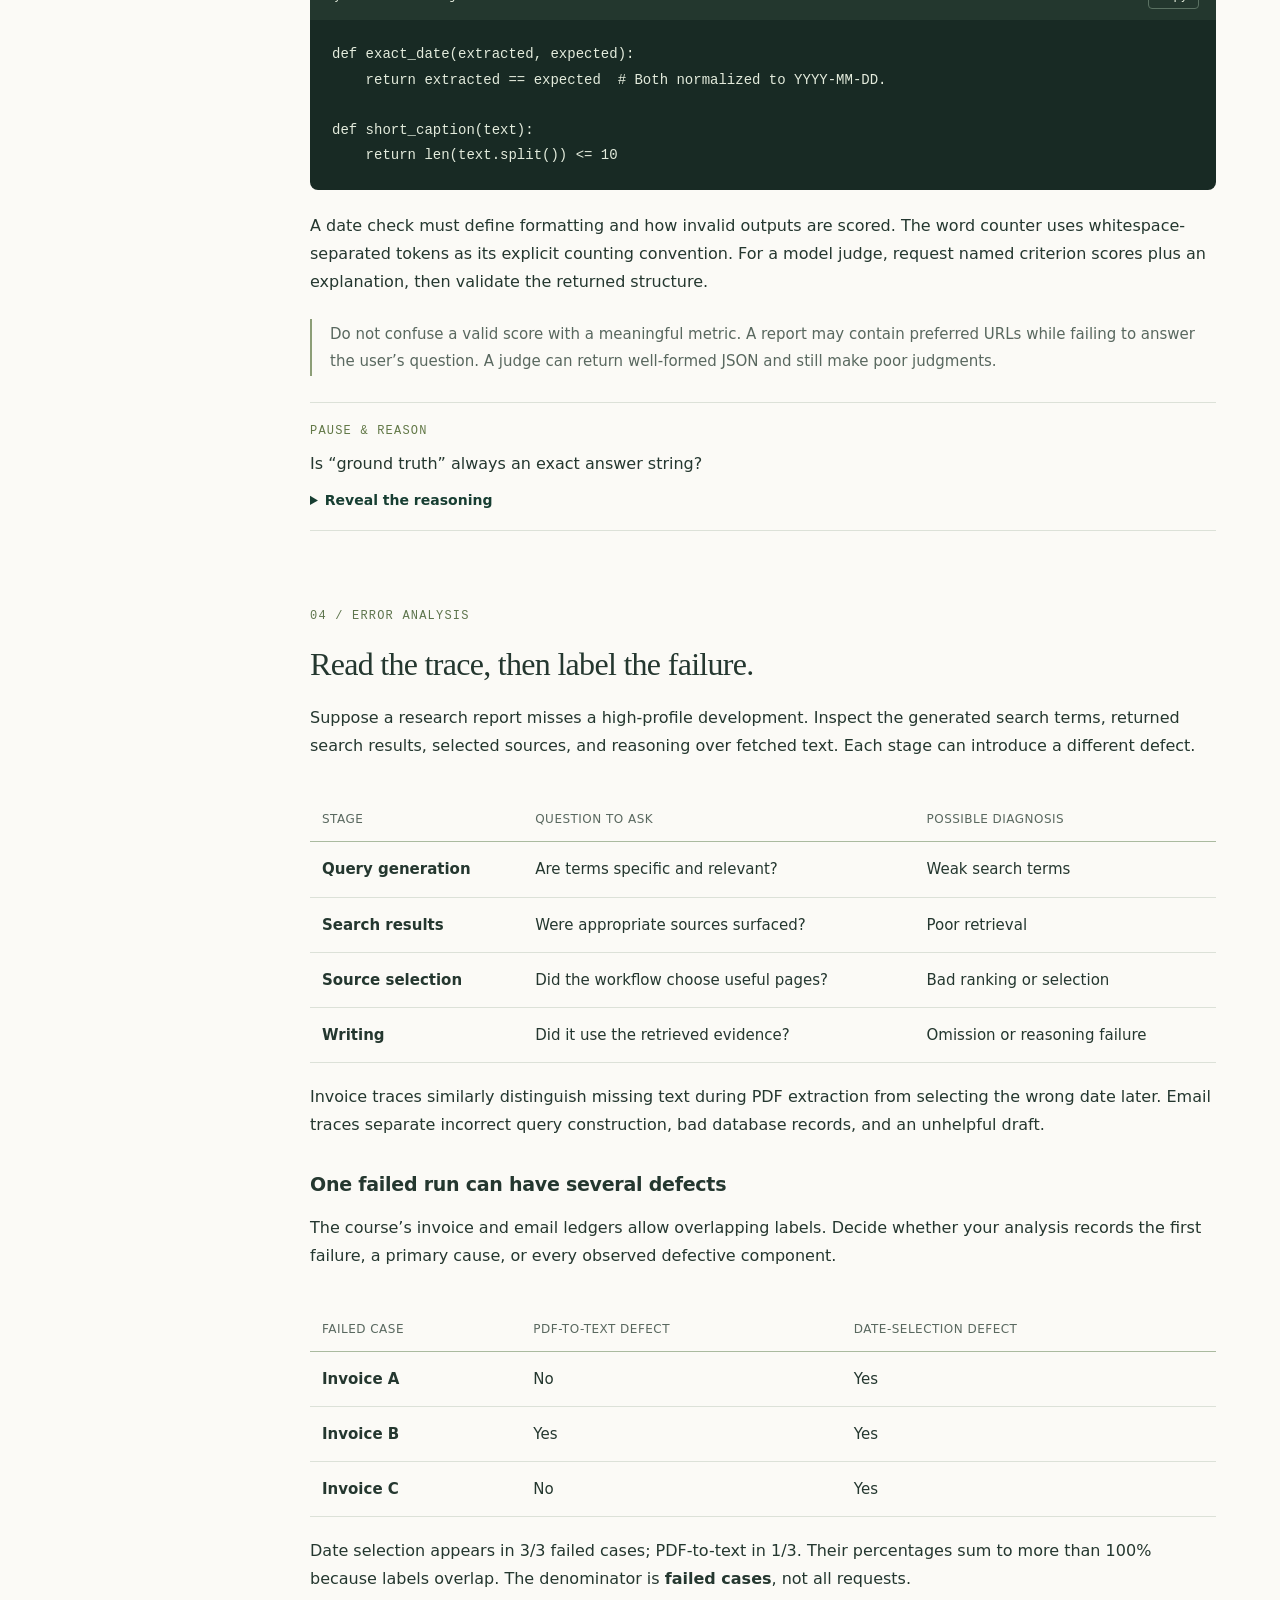
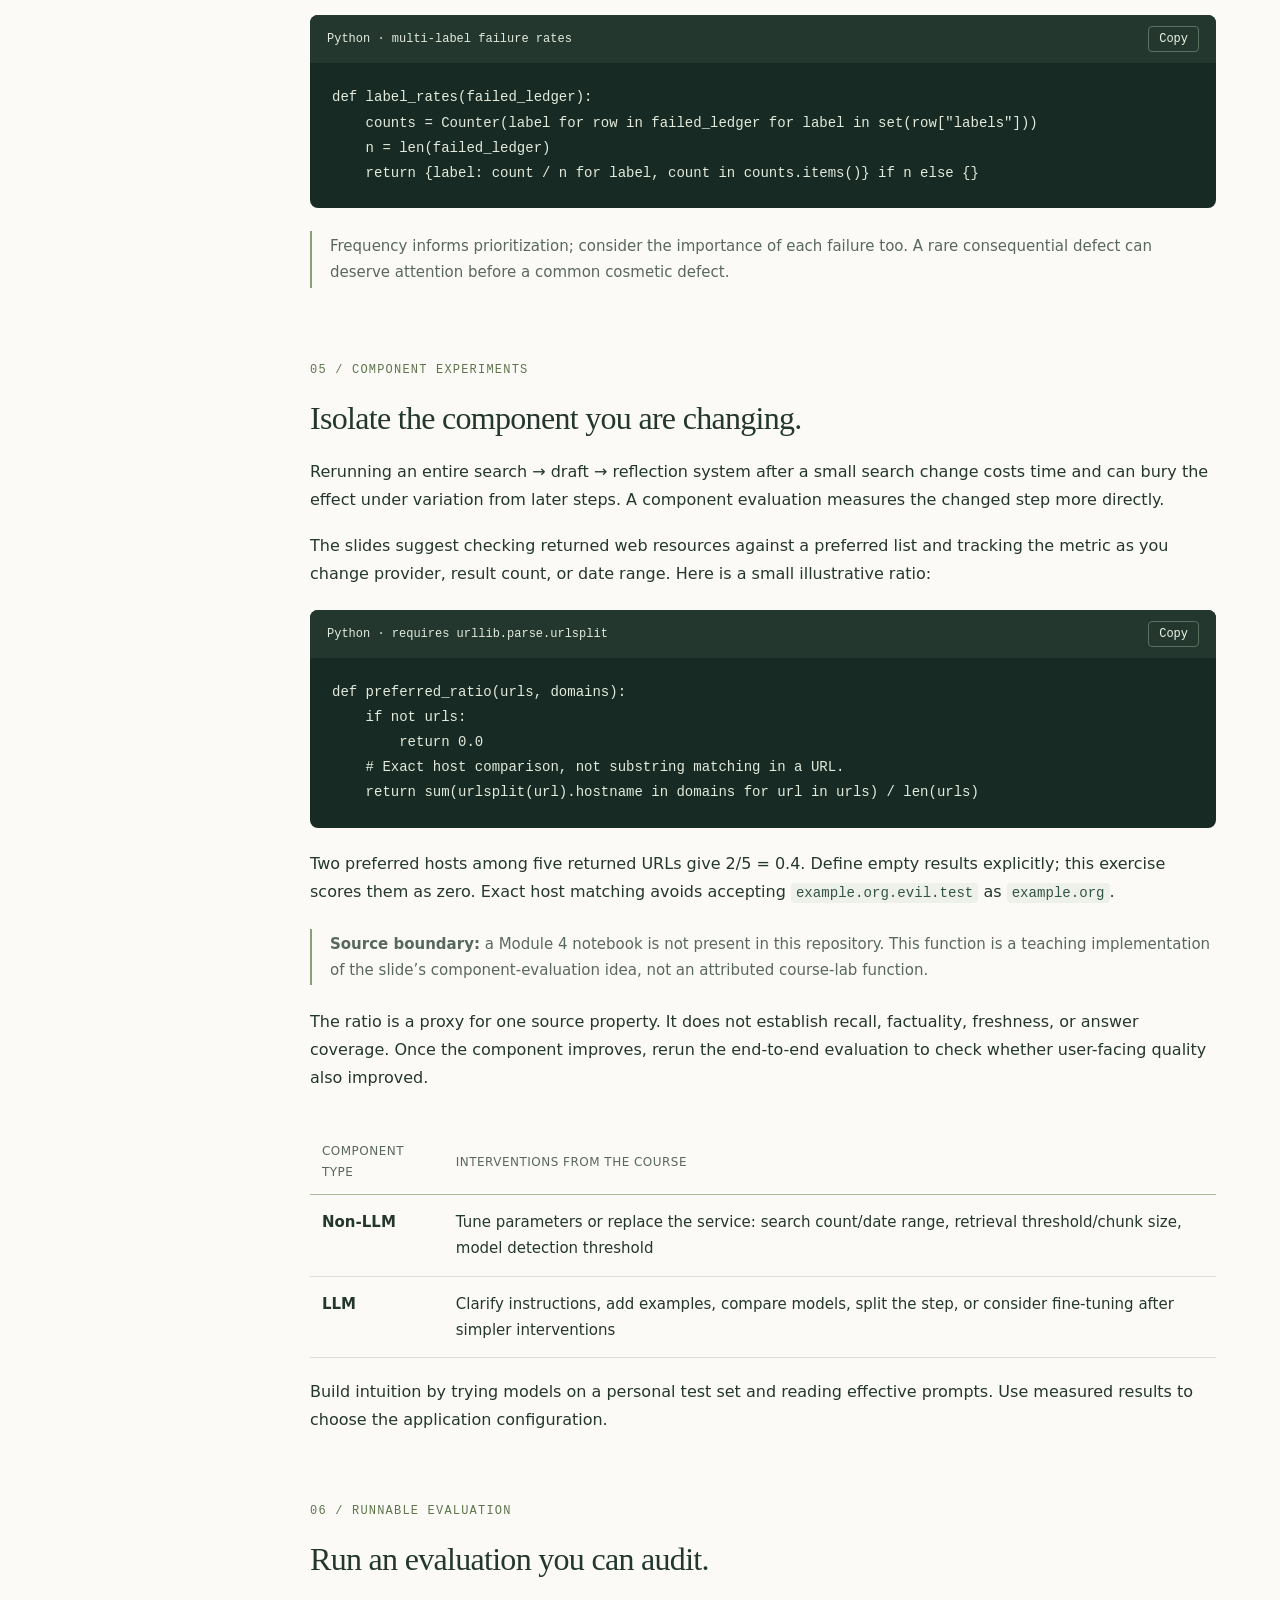
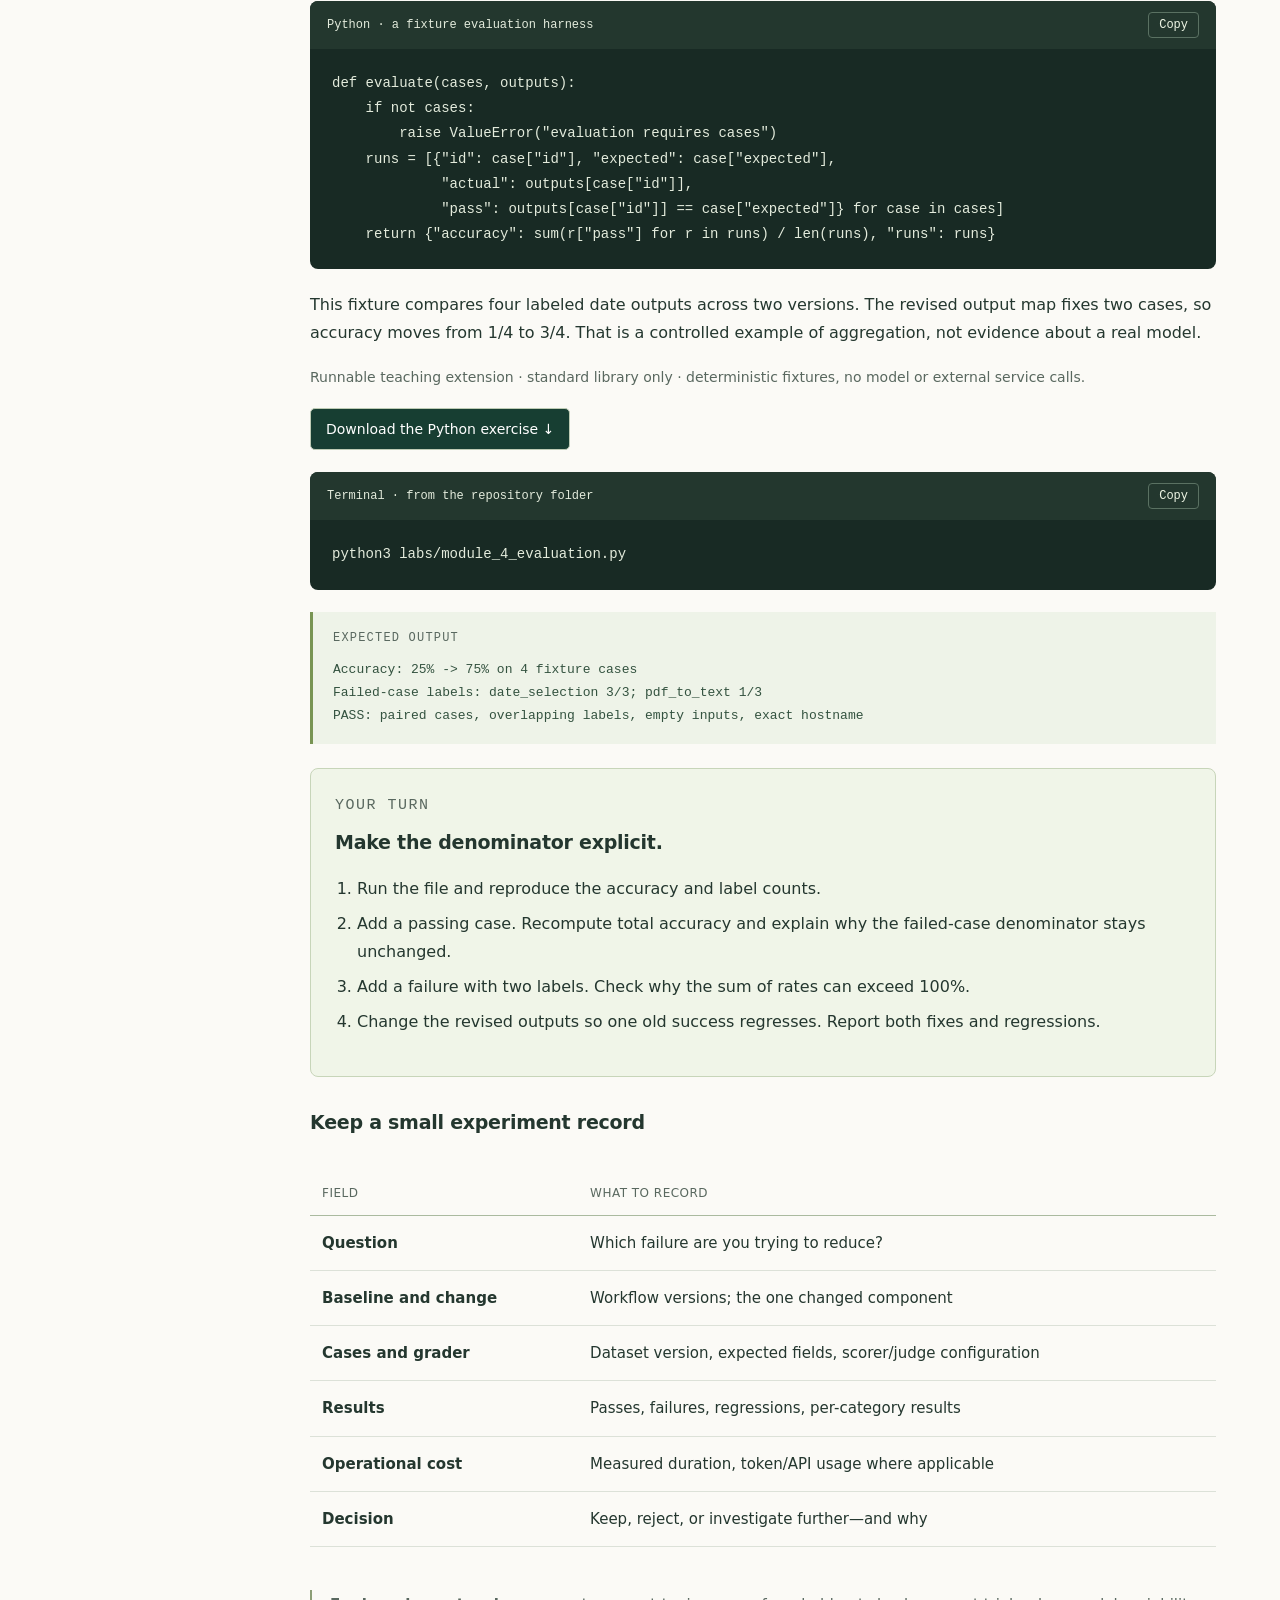
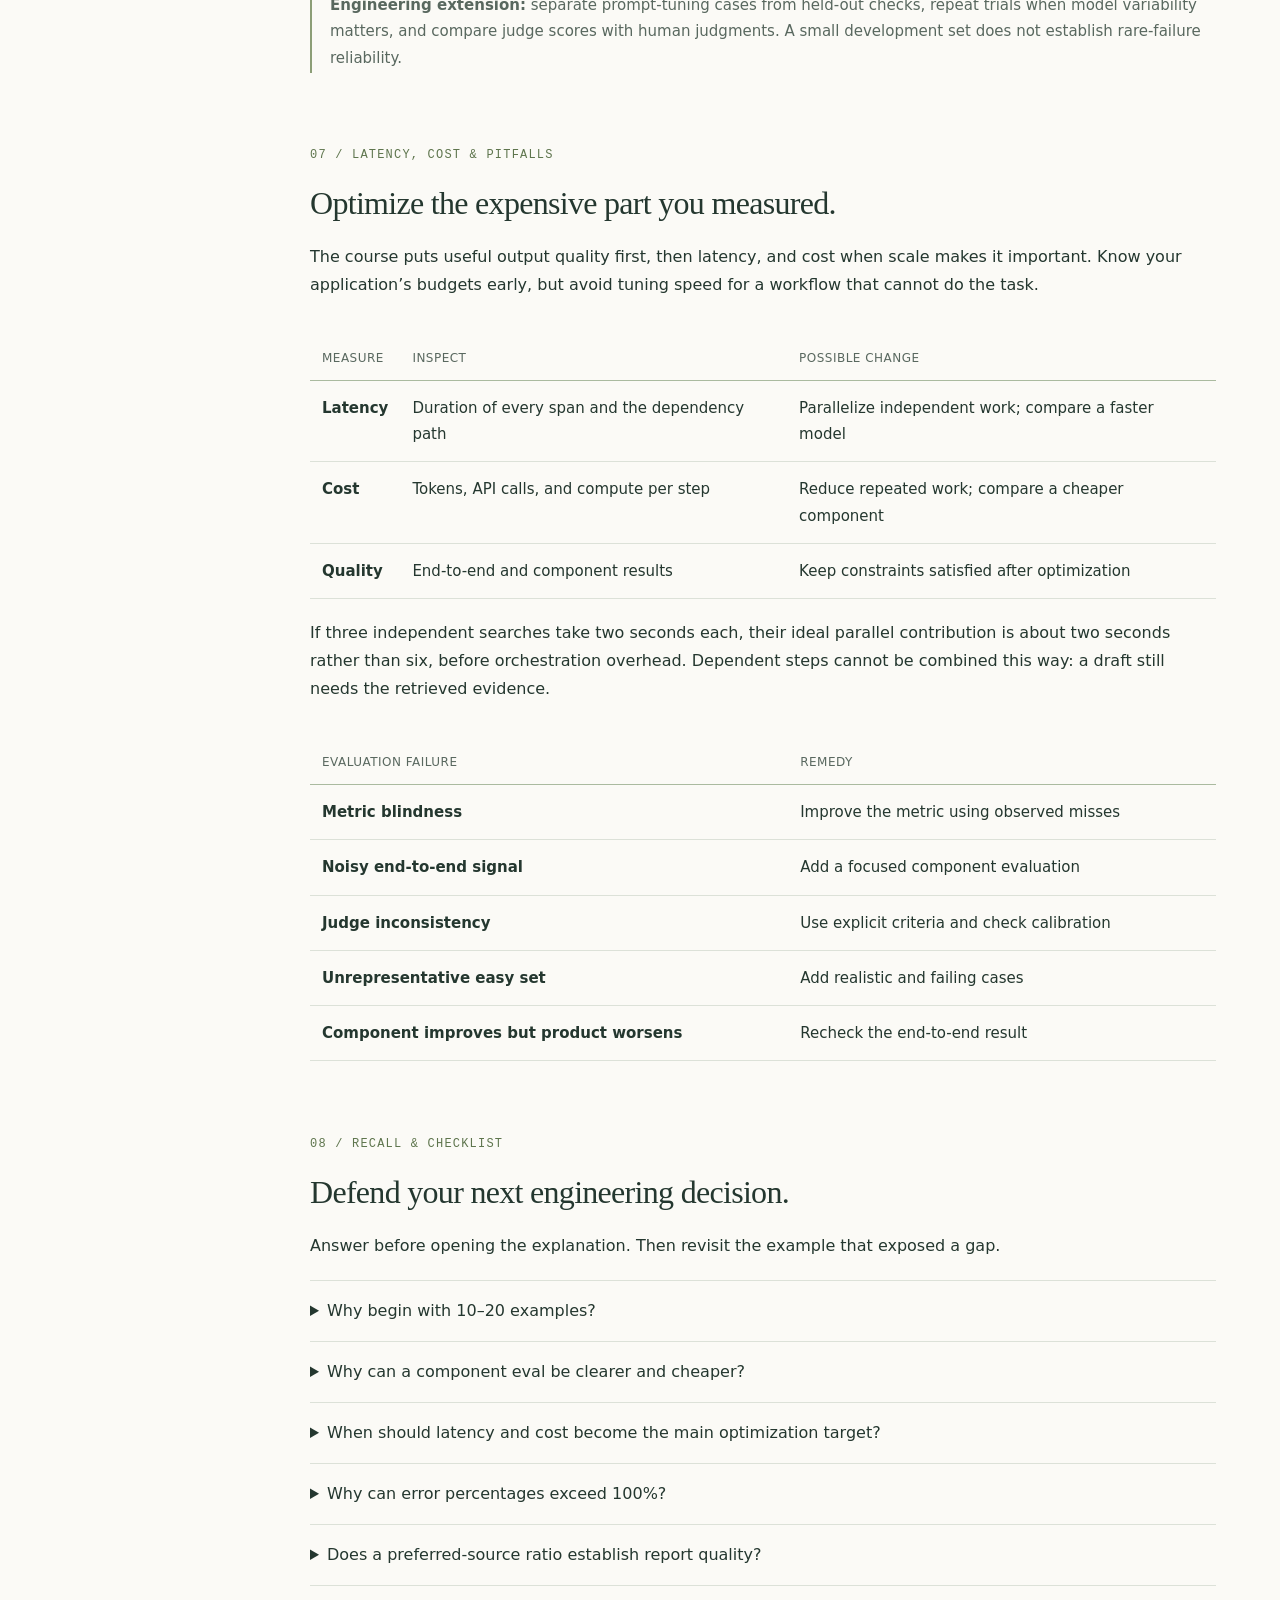
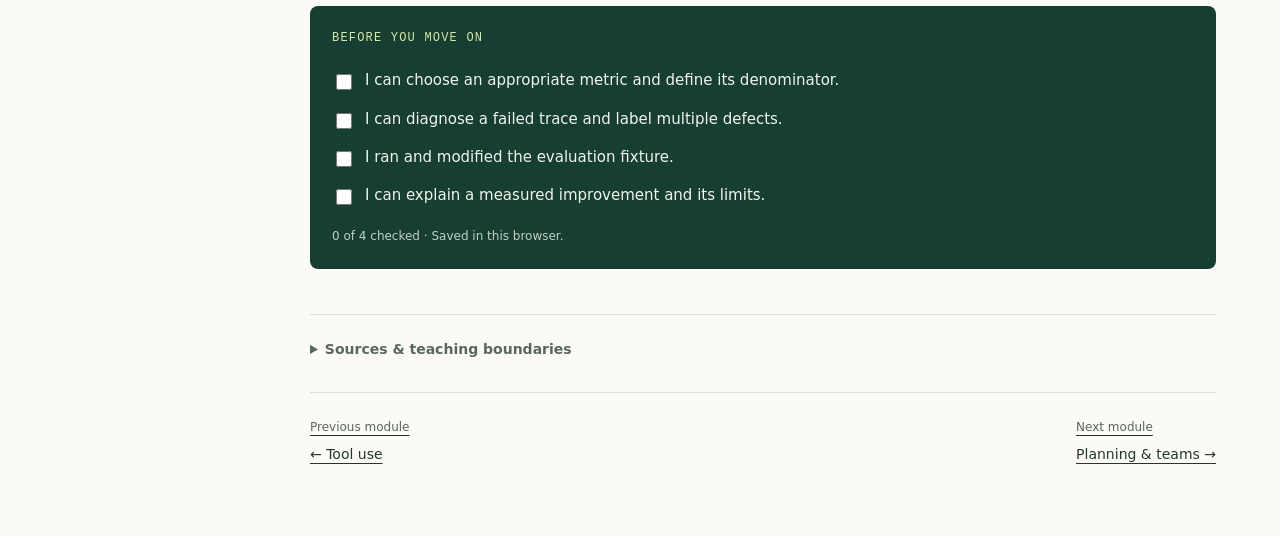
<file: chapters/module-4.html>
<!doctype html><html lang="en"><head><meta charset="utf-8"><meta name="viewport" content="width=device-width,initial-scale=1"><meta name="description" content="Agentic AI study notes with concrete examples, C4 diagrams, code, and runnable practice."><title>04 · Evaluation · AI engineering notebook</title><link rel="icon" href="data:image/svg+xml,%3Csvg xmlns='http://www.w3.org/2000/svg' viewBox='0 0 40 40'%3E%3Crect width='40' height='40' rx='10' fill='%23173e32'/%3E%3Ctext x='20' y='28' text-anchor='middle' fill='%23dcf492' font-size='28' font-family='Georgia'%3Ea%3C/text%3E%3C/svg%3E"><link rel="stylesheet" href="../styles.css"><script src="../app.js" defer></script></head><body data-module="4"><a class="skip-link" href="#main">Skip to the notes</a><header class="topbar"><a class="notebook-brand" href="../index.html"><span class="brand-symbol" aria-hidden="true">a.</span> AI engineering <span class="brand-subtitle">/ notebook</span></a><div class="topbar-right"><a href="../index.html">Course library ↗</a><span class="edition">Andrew Ng · Agentic AI</span></div><div class="reading-progress" aria-hidden="true"></div></header><details class="mobile-toc"><summary>In this chapter · Evaluation</summary><nav aria-label="Mobile chapter navigation"><a href="#process">01 · The development process</a><a href="#architecture">02 · Context & components</a><a href="#metrics">03 · Four kinds of eval</a><a href="#errors">04 · Error analysis</a><a href="#component">05 · Component experiments</a><a href="#practice">06 · Runnable evaluation</a><a href="#cost">07 · Latency, cost & pitfalls</a><a href="#recall">08 · Recall & checklist</a></nav></details><div class="layout"><aside class="sidebar"><p class="side-caption">Module 04 / 05</p><p class="course-name">Evaluation</p><nav class="toc" aria-label="Chapter sections"><a href="#process"><span>01</span> The development process</a><a href="#architecture"><span>02</span> Context & components</a><a href="#metrics"><span>03</span> Four kinds of eval</a><a href="#errors"><span>04</span> Error analysis</a><a href="#component"><span>05</span> Component experiments</a><a href="#practice"><span>06</span> Runnable evaluation</a><a href="#cost"><span>07</span> Latency, cost & pitfalls</a><a href="#recall"><span>08</span> Recall & checklist</a></nav><div class="side-bottom"><p class="side-caption">Read · trace · build</p><p>Write an evaluation, diagnose overlapping failures, and defend a measured improvement.</p><a href="../labs/module_4_evaluation.py" download>↓ Python practice file</a><a href="#sources">Sources & teaching notes</a></div></aside><main class="reading" id="main"><header class="chapter-intro"><p class="crumb">Agentic AI <span>/</span> Module 04 <span>/</span> Evaluation</p><p class="eyebrow">Practical development and error analysis</p><h1>Find the failure.<br>Choose the next fix.</h1><p class="intro-text">Turn outputs and traces into evidence. Measure the weak component, change it deliberately, and check the whole workflow again.</p><div class="chapter-meta"><span>04 / 05 modules</span><span>Concepts + worked examples + practice</span><span>Python basics helpful</span></div><div class="outcome"><span class="arrow" aria-hidden="true">↳</span><p><strong>By the end of this chapter</strong>Write an evaluation, diagnose overlapping failures, and defend a measured improvement.</p></div></header><section class="lesson" id="process" data-nav="The development process"><p class="section-kicker">01 / The development process</p><h2>Let the evidence choose the next fix.</h2><p>Start with a rough, complete workflow. Inspect a small set of outputs—roughly 10–20 is enough to start finding recurring problems. Turn an important weakness into an evaluation you can rerun.</p><div class="definition">Prototype → inspect → evaluate → diagnose → improve → rerun.</div><p>Do not spend all your effort tuning the easiest component to edit. Find the component that is responsible for important observed failures. As the system matures, add more representative cases and more focused component tests.</p><div class="check"><p class="panel-label">Pause & reason</p><p>You changed a prompt and the answer looks better. What is the next step?</p><details><summary>Reveal the reasoning</summary><p>Rerun the same evaluation cases. Inspect regressions and whether the metric captures the improvement you care about. A single attractive example is weak evidence.</p></details></div></section>
<section class="lesson" id="architecture" data-nav="Context & components"><p class="section-kicker">02 / Context & components</p><h2>Keep the evaluation system visible.</h2><figure class="c4"><div class="c4-heading"><strong>The evaluation environment</strong><span>C4 · System context</span></div><div class="context-layout"><div class="c4-person"><small>Person</small><strong>Developer / domain reviewer</strong><p>Submits a task<br>receives the result</p></div><div class="c4-subject"><small>Software system in scope</small><strong>Evaluation harness</strong><p>Runs cases, grades outputs, and preserves evidence across versions.</p></div><div class="c4-dependencies"><div><small>External software system</small><strong>Workflow under test</strong><p>← Executes versioned tasks; returns outputs and traces</p></div><div><small>External software system</small><strong>Judge model service</strong><p>← Requests criterion scores for subjective evaluation</p></div></div></div><figcaption>Person → application: request; application → person: result. Each external dependency is outside the application boundary. Green identifies the system being studied; gray identifies external systems.</figcaption></figure><figure class="c4"><div class="c4-heading"><strong>Inside the evaluation harness</strong><span>C4-style · Component view</span></div><div class="c4-boundary"><p class="panel-label">Application process · Python container</p><ol class="component-grid"><li><small>Python component</small><strong>Case loader</strong><p>Reads stable inputs and expected answers or rules.</p><code>case set → cases</code></li><li><small>Python component</small><strong>Runner</strong><p>Calls a configured workflow and retains intermediate evidence.</p><code>case → result + trace</code></li><li><small>Python component</small><strong>Scorers</strong><p>Apply code checks or collect criterion-level judgments.</p><code>case + result → scores</code></li><li><small>Python component</small><strong>Aggregator / ledger</strong><p>Summarizes results and human-attributed failure categories.</p><code>scores + labels → comparison</code></li></ol></div><figcaption>Numbered relationships show the primary handoff order inside one application process. These are teaching decompositions of responsibilities, not additional notebook APIs.</figcaption></figure><p>The product produces an answer. The evaluator scores that answer. The error ledger records diagnosis from traces. These responsibilities should remain distinct so changing a scorer does not quietly change the product’s behavior.</p></section>
<section class="lesson" id="metrics" data-nav="Four kinds of eval"><p class="section-kicker">03 / Four kinds of eval</p><h2>Choose the evidence and the scorer.</h2><p>The course uses two independent dimensions: whether expected evidence is specific to each example or shared across examples, and whether code or a model evaluates it.</p><div class="table-scroll"><table class="data-table"><thead><tr><th>Expected evidence</th><th>Objective code check</th><th>Subjective model judgment</th></tr></thead><tbody><tr><td>Per-example ground truth</td><td>Invoice due date equals the labeled date</td><td>Report covers the topic’s expert-provided talking points</td></tr><tr><td>One shared rule / rubric</td><td>Caption has at most 10 words</td><td>Chart satisfies title, labels, type, and range criteria</td></tr></tbody></table></div><h3>Make a metric concrete</h3><div class="code-panel"><div class="code-heading"><span>Python · small objective scorers</span><button class="copy js-only" type="button">Copy</button></div><pre><code>def exact_date(extracted, expected):
    return extracted == expected  # Both normalized to YYYY-MM-DD.

def short_caption(text):
    return len(text.split()) &lt;= 10</code></pre></div><p>A date check must define formatting and how invalid outputs are scored. The word counter uses whitespace-separated tokens as its explicit counting convention. For a model judge, request named criterion scores plus an explanation, then validate the returned structure.</p><aside class="note"><p>Do not confuse a valid score with a meaningful metric. A report may contain preferred URLs while failing to answer the user’s question. A judge can return well-formed JSON and still make poor judgments.</p></aside><div class="check"><p class="panel-label">Pause & reason</p><p>Is “ground truth” always an exact answer string?</p><details><summary>Reveal the reasoning</summary><p>No. In the course’s research example it can be a list of gold-standard discussion points, whose coverage is assessed by a model judge.</p></details></div></section>
<section class="lesson" id="errors" data-nav="Error analysis"><p class="section-kicker">04 / Error analysis</p><h2>Read the trace, then label the failure.</h2><p>Suppose a research report misses a high-profile development. Inspect the generated search terms, returned search results, selected sources, and reasoning over fetched text. Each stage can introduce a different defect.</p><div class="table-scroll"><table class="data-table"><thead><tr><th>Stage</th><th>Question to ask</th><th>Possible diagnosis</th></tr></thead><tbody><tr><td>Query generation</td><td>Are terms specific and relevant?</td><td>Weak search terms</td></tr><tr><td>Search results</td><td>Were appropriate sources surfaced?</td><td>Poor retrieval</td></tr><tr><td>Source selection</td><td>Did the workflow choose useful pages?</td><td>Bad ranking or selection</td></tr><tr><td>Writing</td><td>Did it use the retrieved evidence?</td><td>Omission or reasoning failure</td></tr></tbody></table></div><p>Invoice traces similarly distinguish missing text during PDF extraction from selecting the wrong date later. Email traces separate incorrect query construction, bad database records, and an unhelpful draft.</p><h3>One failed run can have several defects</h3><p>The course’s invoice and email ledgers allow overlapping labels. Decide whether your analysis records the first failure, a primary cause, or every observed defective component.</p><div class="table-scroll"><table class="data-table"><thead><tr><th>Failed case</th><th>PDF-to-text defect</th><th>Date-selection defect</th></tr></thead><tbody><tr><td>Invoice A</td><td>No</td><td>Yes</td></tr><tr><td>Invoice B</td><td>Yes</td><td>Yes</td></tr><tr><td>Invoice C</td><td>No</td><td>Yes</td></tr></tbody></table></div><p>Date selection appears in 3/3 failed cases; PDF-to-text in 1/3. Their percentages sum to more than 100% because labels overlap. The denominator is <strong>failed cases</strong>, not all requests.</p><div class="code-panel"><div class="code-heading"><span>Python · multi-label failure rates</span><button class="copy js-only" type="button">Copy</button></div><pre><code>def label_rates(failed_ledger):
    counts = Counter(label for row in failed_ledger for label in set(row[&quot;labels&quot;]))
    n = len(failed_ledger)
    return {label: count / n for label, count in counts.items()} if n else {}</code></pre></div><aside class="note"><p>Frequency informs prioritization; consider the importance of each failure too. A rare consequential defect can deserve attention before a common cosmetic defect.</p></aside></section>
<section class="lesson" id="component" data-nav="Component experiments"><p class="section-kicker">05 / Component experiments</p><h2>Isolate the component you are changing.</h2><p>Rerunning an entire search → draft → reflection system after a small search change costs time and can bury the effect under variation from later steps. A component evaluation measures the changed step more directly.</p><p>The slides suggest checking returned web resources against a preferred list and tracking the metric as you change provider, result count, or date range. Here is a small illustrative ratio:</p><div class="code-panel"><div class="code-heading"><span>Python · requires urllib.parse.urlsplit</span><button class="copy js-only" type="button">Copy</button></div><pre><code>def preferred_ratio(urls, domains):
    if not urls:
        return 0.0
    # Exact host comparison, not substring matching in a URL.
    return sum(urlsplit(url).hostname in domains for url in urls) / len(urls)</code></pre></div><p>Two preferred hosts among five returned URLs give 2/5 = 0.4. Define empty results explicitly; this exercise scores them as zero. Exact host matching avoids accepting <code>example.org.evil.test</code> as <code>example.org</code>.</p><aside class="note"><p><strong>Source boundary:</strong> a Module 4 notebook is not present in this repository. This function is a teaching implementation of the slide’s component-evaluation idea, not an attributed course-lab function.</p></aside><p>The ratio is a proxy for one source property. It does not establish recall, factuality, freshness, or answer coverage. Once the component improves, rerun the end-to-end evaluation to check whether user-facing quality also improved.</p><div class="table-scroll"><table class="data-table"><thead><tr><th>Component type</th><th>Interventions from the course</th></tr></thead><tbody><tr><td>Non-LLM</td><td>Tune parameters or replace the service: search count/date range, retrieval threshold/chunk size, model detection threshold</td></tr><tr><td>LLM</td><td>Clarify instructions, add examples, compare models, split the step, or consider fine-tuning after simpler interventions</td></tr></tbody></table></div><p>Build intuition by trying models on a personal test set and reading effective prompts. Use measured results to choose the application configuration.</p></section>
<section class="lesson" id="practice" data-nav="Runnable evaluation"><p class="section-kicker">06 / Runnable evaluation</p><h2>Run an evaluation you can audit.</h2><div class="code-panel"><div class="code-heading"><span>Python · a fixture evaluation harness</span><button class="copy js-only" type="button">Copy</button></div><pre><code>def evaluate(cases, outputs):
    if not cases:
        raise ValueError(&quot;evaluation requires cases&quot;)
    runs = [{&quot;id&quot;: case[&quot;id&quot;], &quot;expected&quot;: case[&quot;expected&quot;],
             &quot;actual&quot;: outputs[case[&quot;id&quot;]],
             &quot;pass&quot;: outputs[case[&quot;id&quot;]] == case[&quot;expected&quot;]} for case in cases]
    return {&quot;accuracy&quot;: sum(r[&quot;pass&quot;] for r in runs) / len(runs), &quot;runs&quot;: runs}</code></pre></div><p>This fixture compares four labeled date outputs across two versions. The revised output map fixes two cases, so accuracy moves from 1/4 to 3/4. That is a controlled example of aggregation, not evidence about a real model.</p><p class="subtle">Runnable teaching extension · standard library only · deterministic fixtures, no model or external service calls.</p><div class="download-row"><a class="button" href="../labs/module_4_evaluation.py" download>Download the Python exercise ↓</a></div><div class="code-panel"><div class="code-heading"><span>Terminal · from the repository folder</span><button class="copy js-only" type="button">Copy</button></div><pre><code>python3 labs/module_4_evaluation.py</code></pre></div><div class="output"><p class="panel-label">Expected output</p><pre>Accuracy: 25% -&gt; 75% on 4 fixture cases
Failed-case labels: date_selection 3/3; pdf_to_text 1/3
PASS: paired cases, overlapping labels, empty inputs, exact hostname</pre></div><div class="exercise"><p class="panel-label">Your turn</p><h3>Make the denominator explicit.</h3><ol><li>Run the file and reproduce the accuracy and label counts.</li><li>Add a passing case. Recompute total accuracy and explain why the failed-case denominator stays unchanged.</li><li>Add a failure with two labels. Check why the sum of rates can exceed 100%.</li><li>Change the revised outputs so one old success regresses. Report both fixes and regressions.</li></ol></div><h3>Keep a small experiment record</h3><div class="table-scroll"><table class="data-table"><thead><tr><th>Field</th><th>What to record</th></tr></thead><tbody><tr><td>Question</td><td>Which failure are you trying to reduce?</td></tr><tr><td>Baseline and change</td><td>Workflow versions; the one changed component</td></tr><tr><td>Cases and grader</td><td>Dataset version, expected fields, scorer/judge configuration</td></tr><tr><td>Results</td><td>Passes, failures, regressions, per-category results</td></tr><tr><td>Operational cost</td><td>Measured duration, token/API usage where applicable</td></tr><tr><td>Decision</td><td>Keep, reject, or investigate further—and why</td></tr></tbody></table></div><aside class="note"><p><strong>Engineering extension:</strong> separate prompt-tuning cases from held-out checks, repeat trials when model variability matters, and compare judge scores with human judgments. A small development set does not establish rare-failure reliability.</p></aside></section>
<section class="lesson" id="cost" data-nav="Latency, cost & pitfalls"><p class="section-kicker">07 / Latency, cost & pitfalls</p><h2>Optimize the expensive part you measured.</h2><p>The course puts useful output quality first, then latency, and cost when scale makes it important. Know your application’s budgets early, but avoid tuning speed for a workflow that cannot do the task.</p><div class="table-scroll"><table class="data-table"><thead><tr><th>Measure</th><th>Inspect</th><th>Possible change</th></tr></thead><tbody><tr><td>Latency</td><td>Duration of every span and the dependency path</td><td>Parallelize independent work; compare a faster model</td></tr><tr><td>Cost</td><td>Tokens, API calls, and compute per step</td><td>Reduce repeated work; compare a cheaper component</td></tr><tr><td>Quality</td><td>End-to-end and component results</td><td>Keep constraints satisfied after optimization</td></tr></tbody></table></div><p>If three independent searches take two seconds each, their ideal parallel contribution is about two seconds rather than six, before orchestration overhead. Dependent steps cannot be combined this way: a draft still needs the retrieved evidence.</p><div class="table-scroll"><table class="data-table"><thead><tr><th>Evaluation failure</th><th>Remedy</th></tr></thead><tbody><tr><td>Metric blindness</td><td>Improve the metric using observed misses</td></tr><tr><td>Noisy end-to-end signal</td><td>Add a focused component evaluation</td></tr><tr><td>Judge inconsistency</td><td>Use explicit criteria and check calibration</td></tr><tr><td>Unrepresentative easy set</td><td>Add realistic and failing cases</td></tr><tr><td>Component improves but product worsens</td><td>Recheck the end-to-end result</td></tr></tbody></table></div></section>
<section class="lesson" id="recall" data-nav="Recall & checklist"><p class="section-kicker">08 / Recall & checklist</p><h2>Defend your next engineering decision.</h2><p>Answer before opening the explanation. Then revisit the example that exposed a gap.</p><div class="recall-list"><details><summary>Why begin with 10–20 examples?</summary><p>To find an initial useful signal quickly. Grow the set as failure coverage and reliability requirements increase.</p></details><details><summary>Why can a component eval be clearer and cheaper?</summary><p>It isolates the changed step and avoids executing unrelated stochastic stages.</p></details><details><summary>When should latency and cost become the main optimization target?</summary><p>When quality meets the application’s needs and measured latency or usage cost is a meaningful constraint.</p></details><details><summary>Why can error percentages exceed 100%?</summary><p>One failed case can have multiple defect labels; state the denominator and labeling policy.</p></details><details><summary>Does a preferred-source ratio establish report quality?</summary><p>No. It measures one retrieval property. Confirm downstream answer quality separately.</p></details></div><div class="mastery"><p class="panel-label">Before you move on</p><label><input type="checkbox" data-mastery="skill-0"> I can choose an appropriate metric and define its denominator.</label><label><input type="checkbox" data-mastery="skill-1"> I can diagnose a failed trace and label multiple defects.</label><label><input type="checkbox" data-mastery="skill-2"> I ran and modified the evaluation fixture.</label><label><input type="checkbox" data-mastery="skill-3"> I can explain a measured improvement and its limits.</label><small id="mastery-status">Checklist saved in this browser when storage is available.</small></div></section>
<section class="sources" id="sources"><details><summary>Sources & teaching boundaries</summary><p>Course authority: <a href="../agentic_workflows_M4_learner.pdf">Module 4 learner slides</a> (pp. 3–39). No local Module 4 notebook is available; the runnable fixture is an original teaching exercise.</p><p>The C4 diagrams, synthetic examples, and runnable exercises clarify the mechanisms. They are teaching additions, not measured model results. Original notes and attributed figures remain in the <a href="../archive/2026-09-05/index.html">archived edition</a>.</p><p>Further engineering context: <a href="https://www.anthropic.com/engineering/demystifying-evals-for-ai-agents">Agent evaluation guidance</a>.</p><p>Diagram conventions: <a href="https://c4model.com/diagrams/system-context">C4 system context</a> and <a href="https://c4model.com/diagrams/component">component views</a>.</p></details></section><footer class="end-note"><a href="module-3.html"><span>Previous module</span>← Tool use</a><a href="module-5.html"><span>Next module</span>Planning & teams →</a></footer></main></div></body></html>
</file>
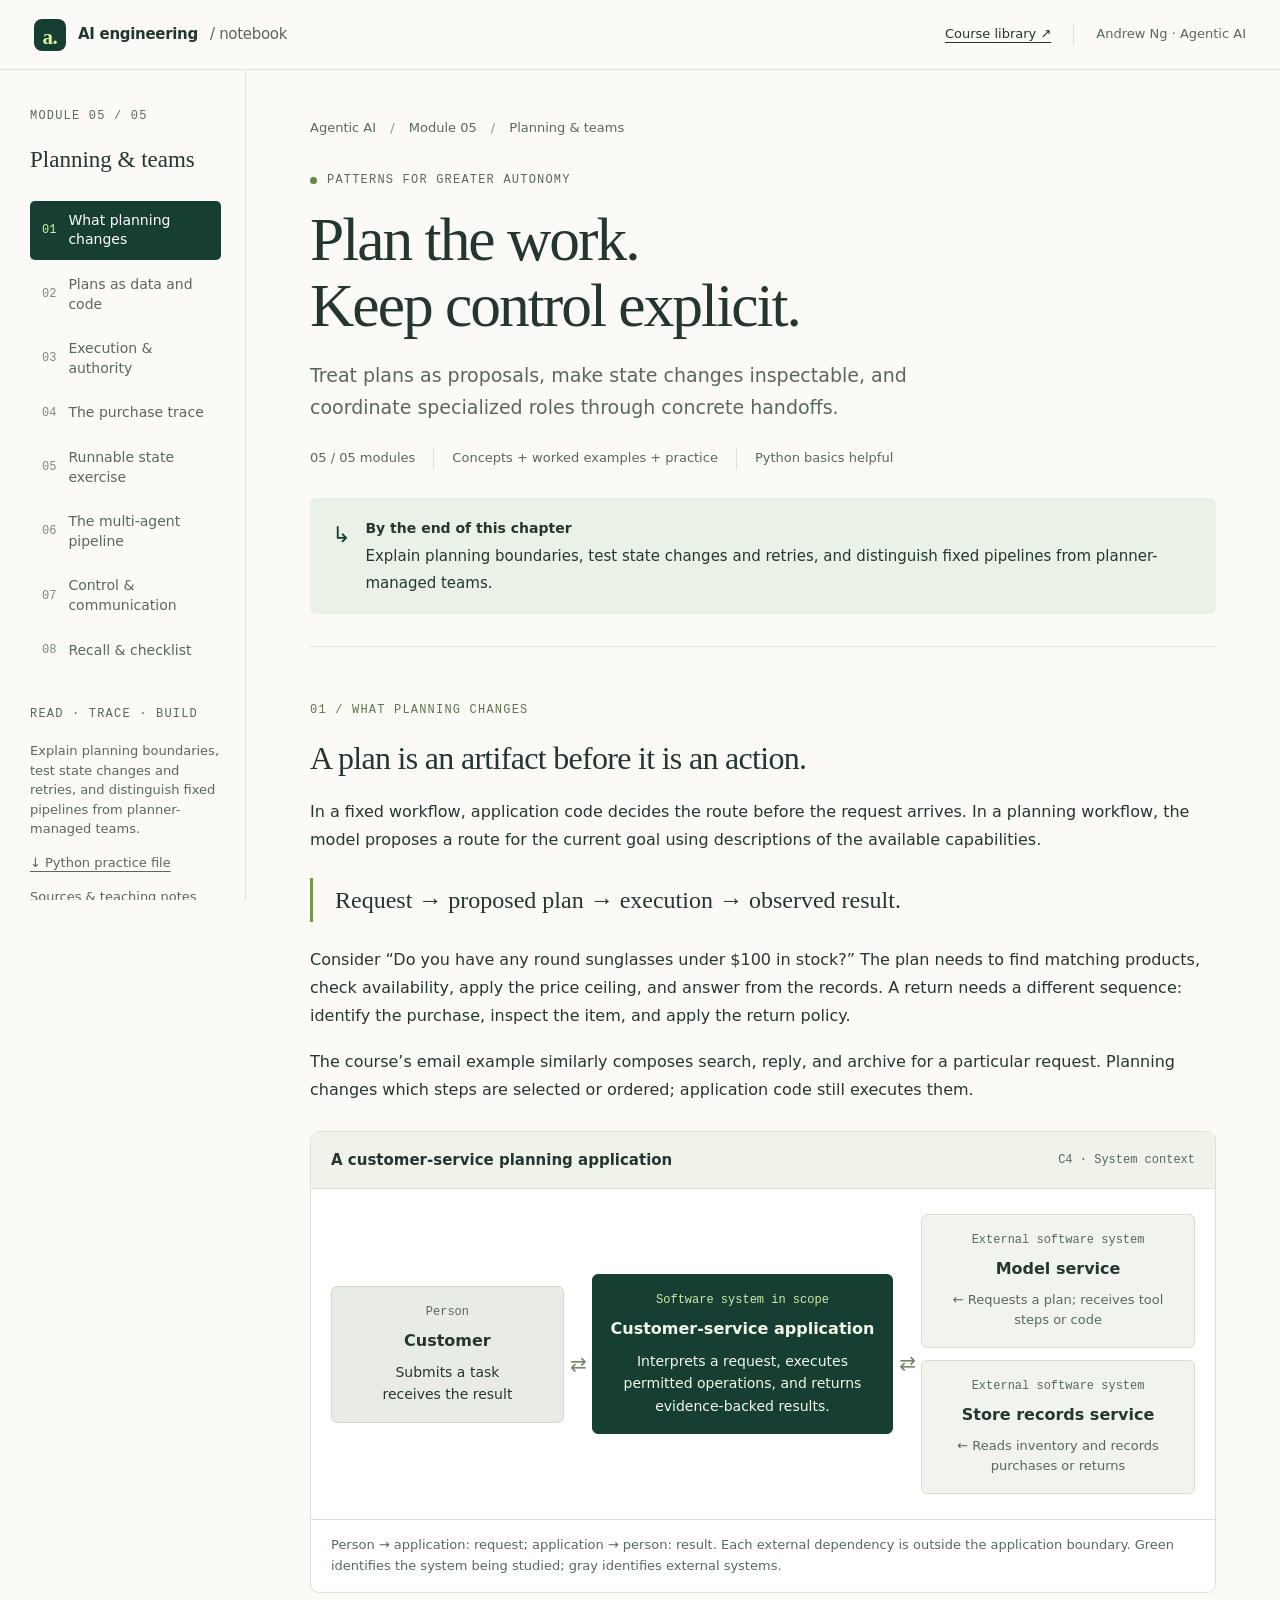
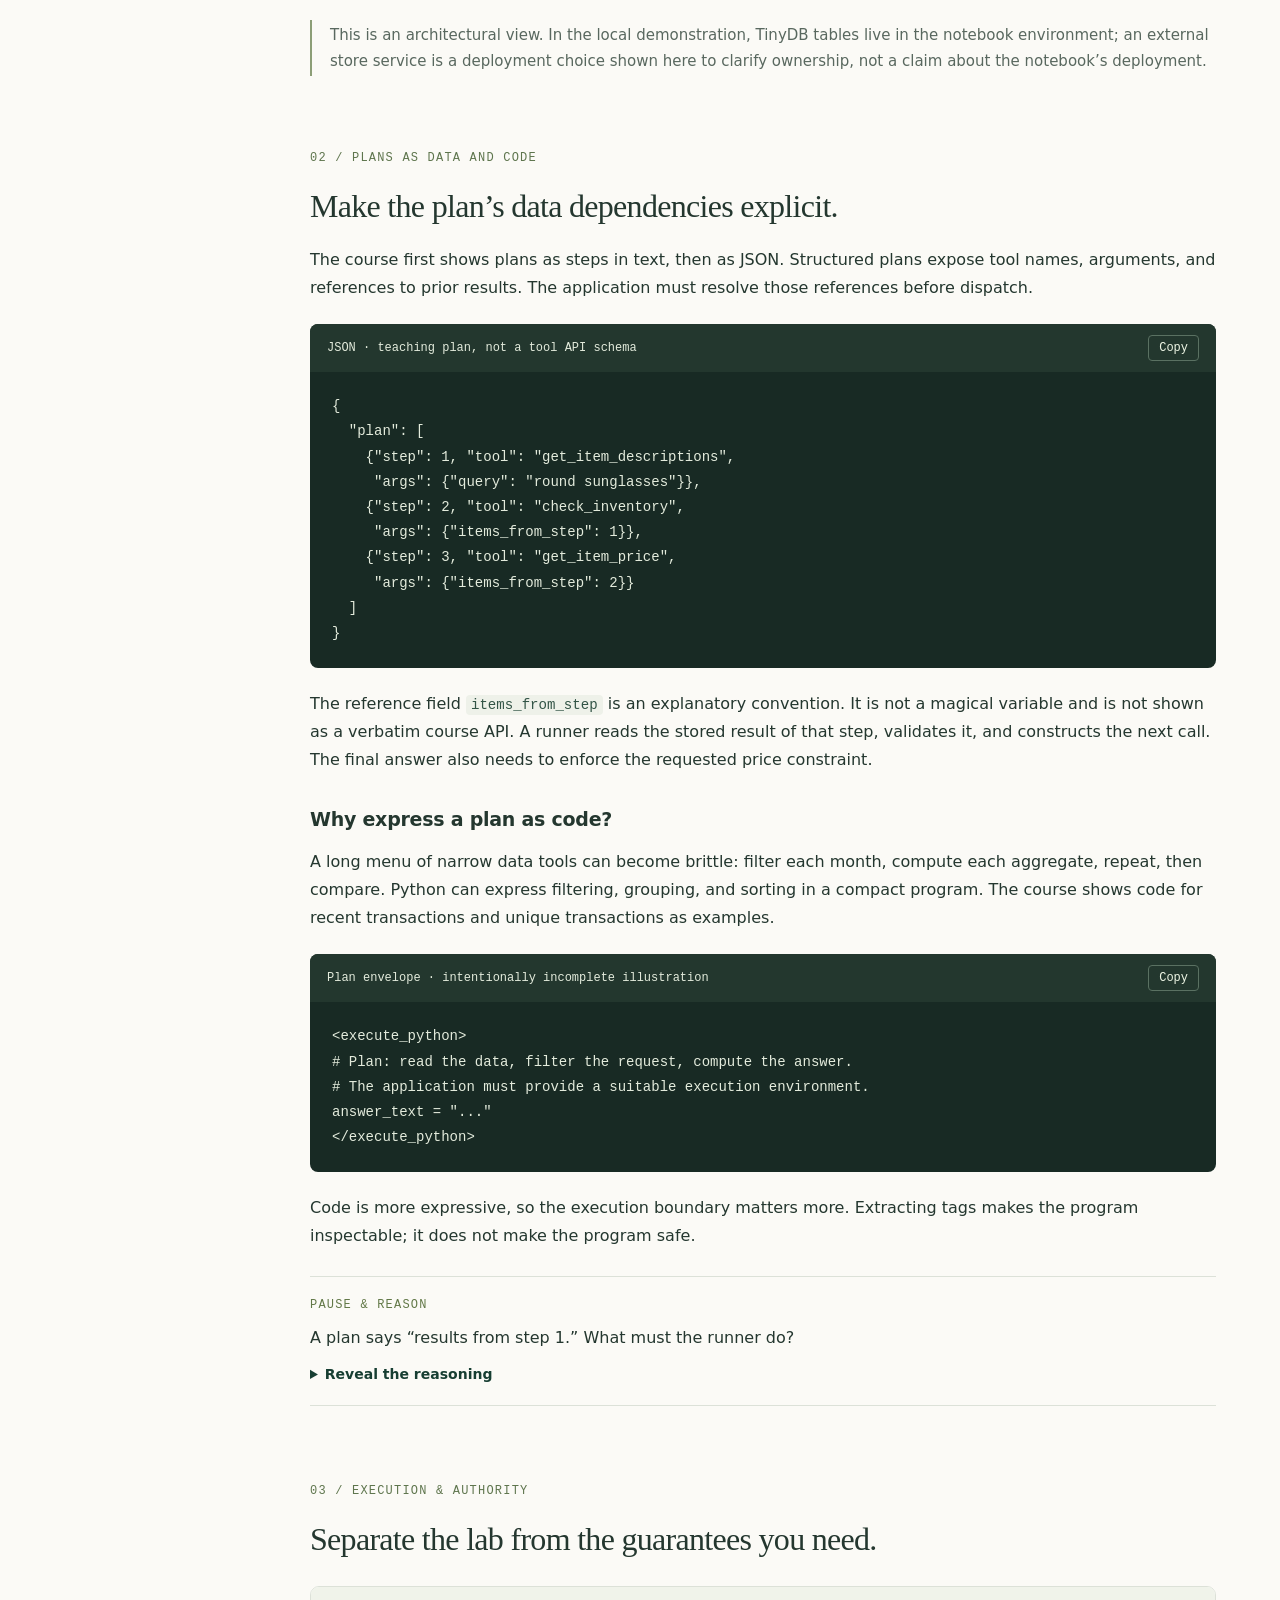
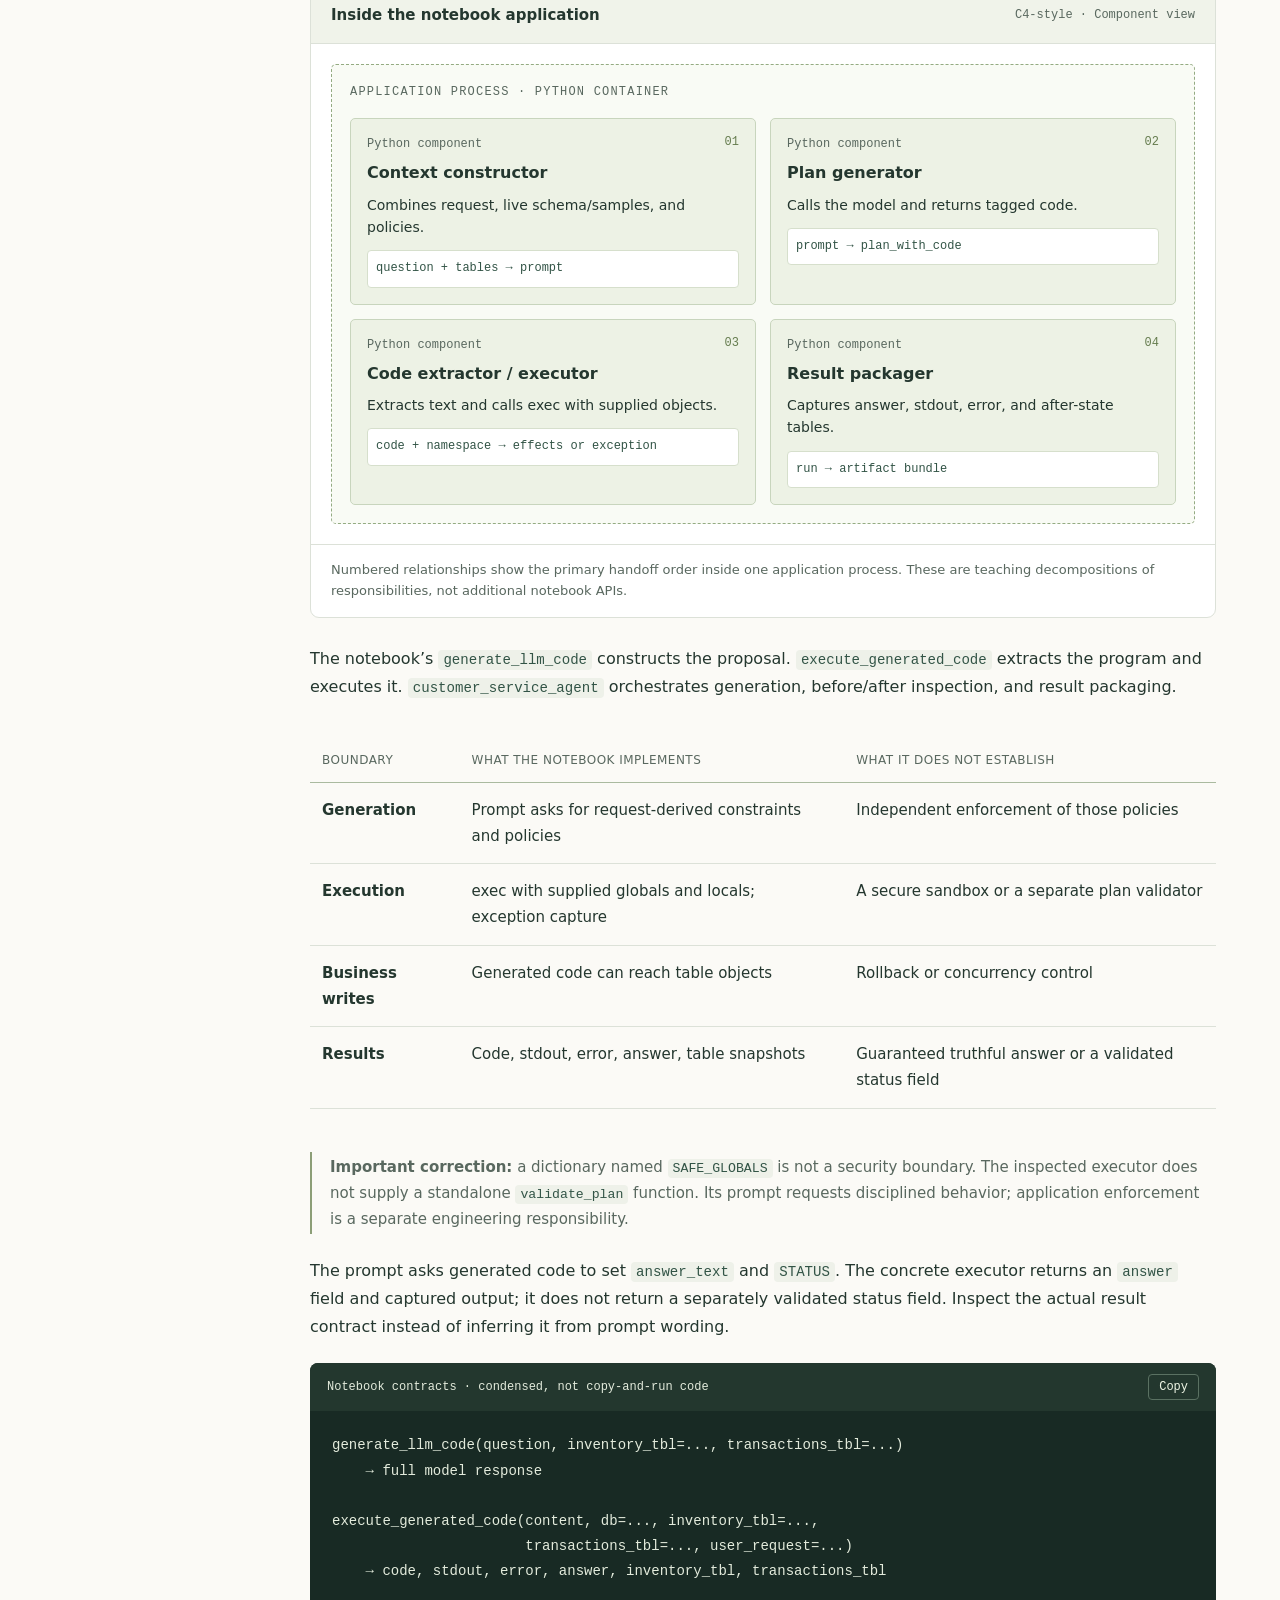
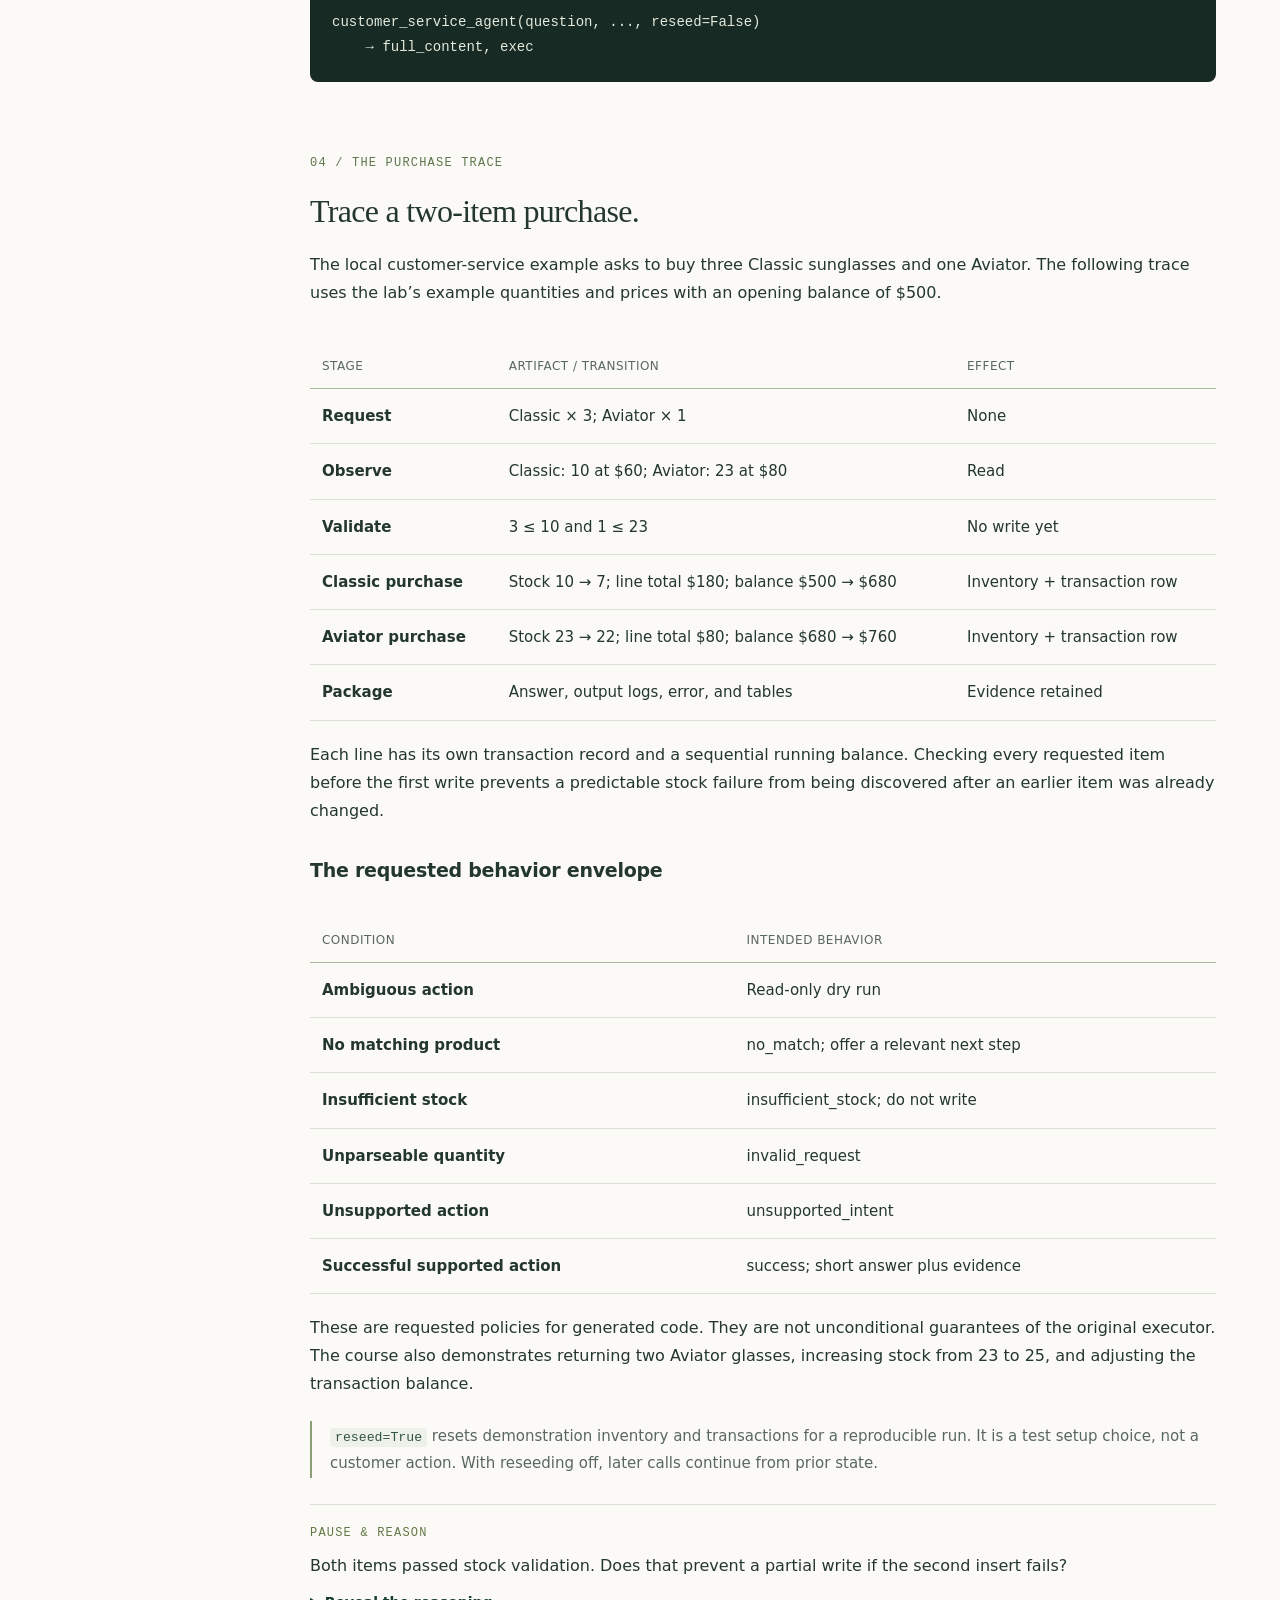
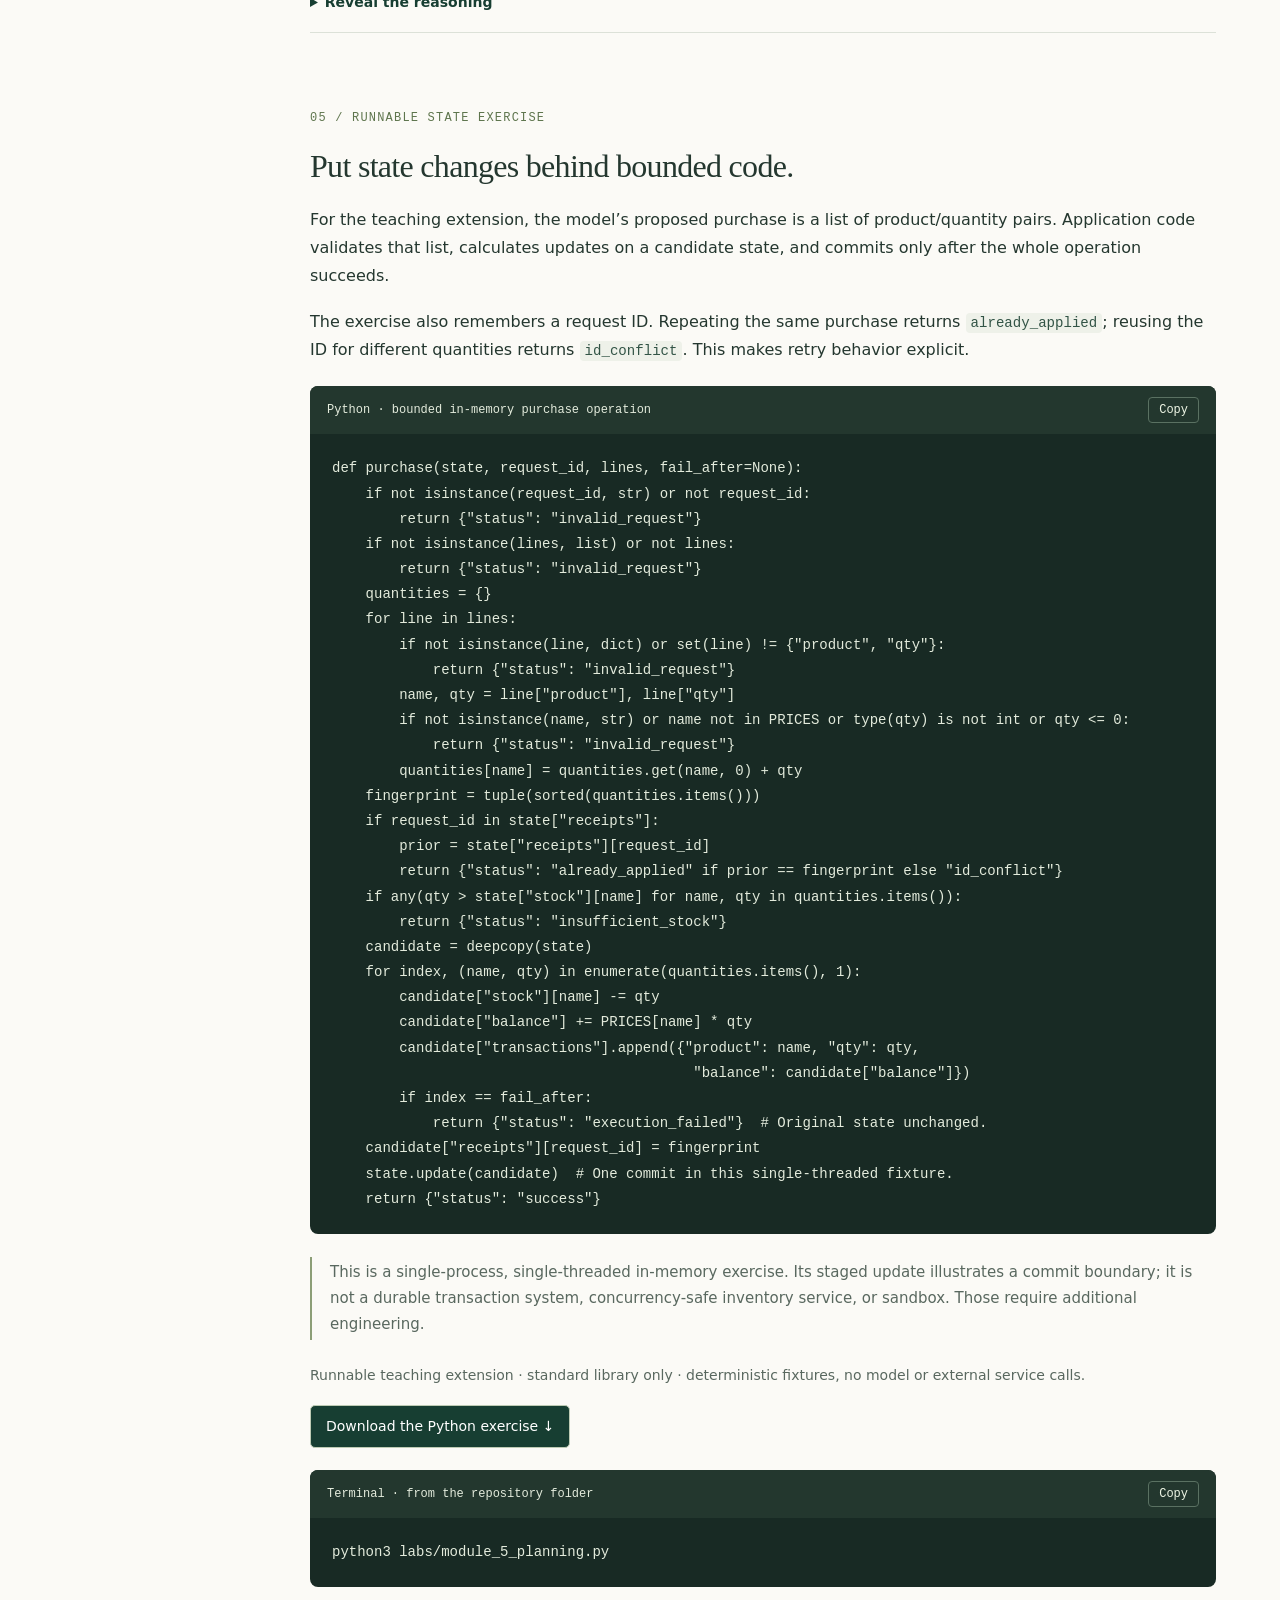
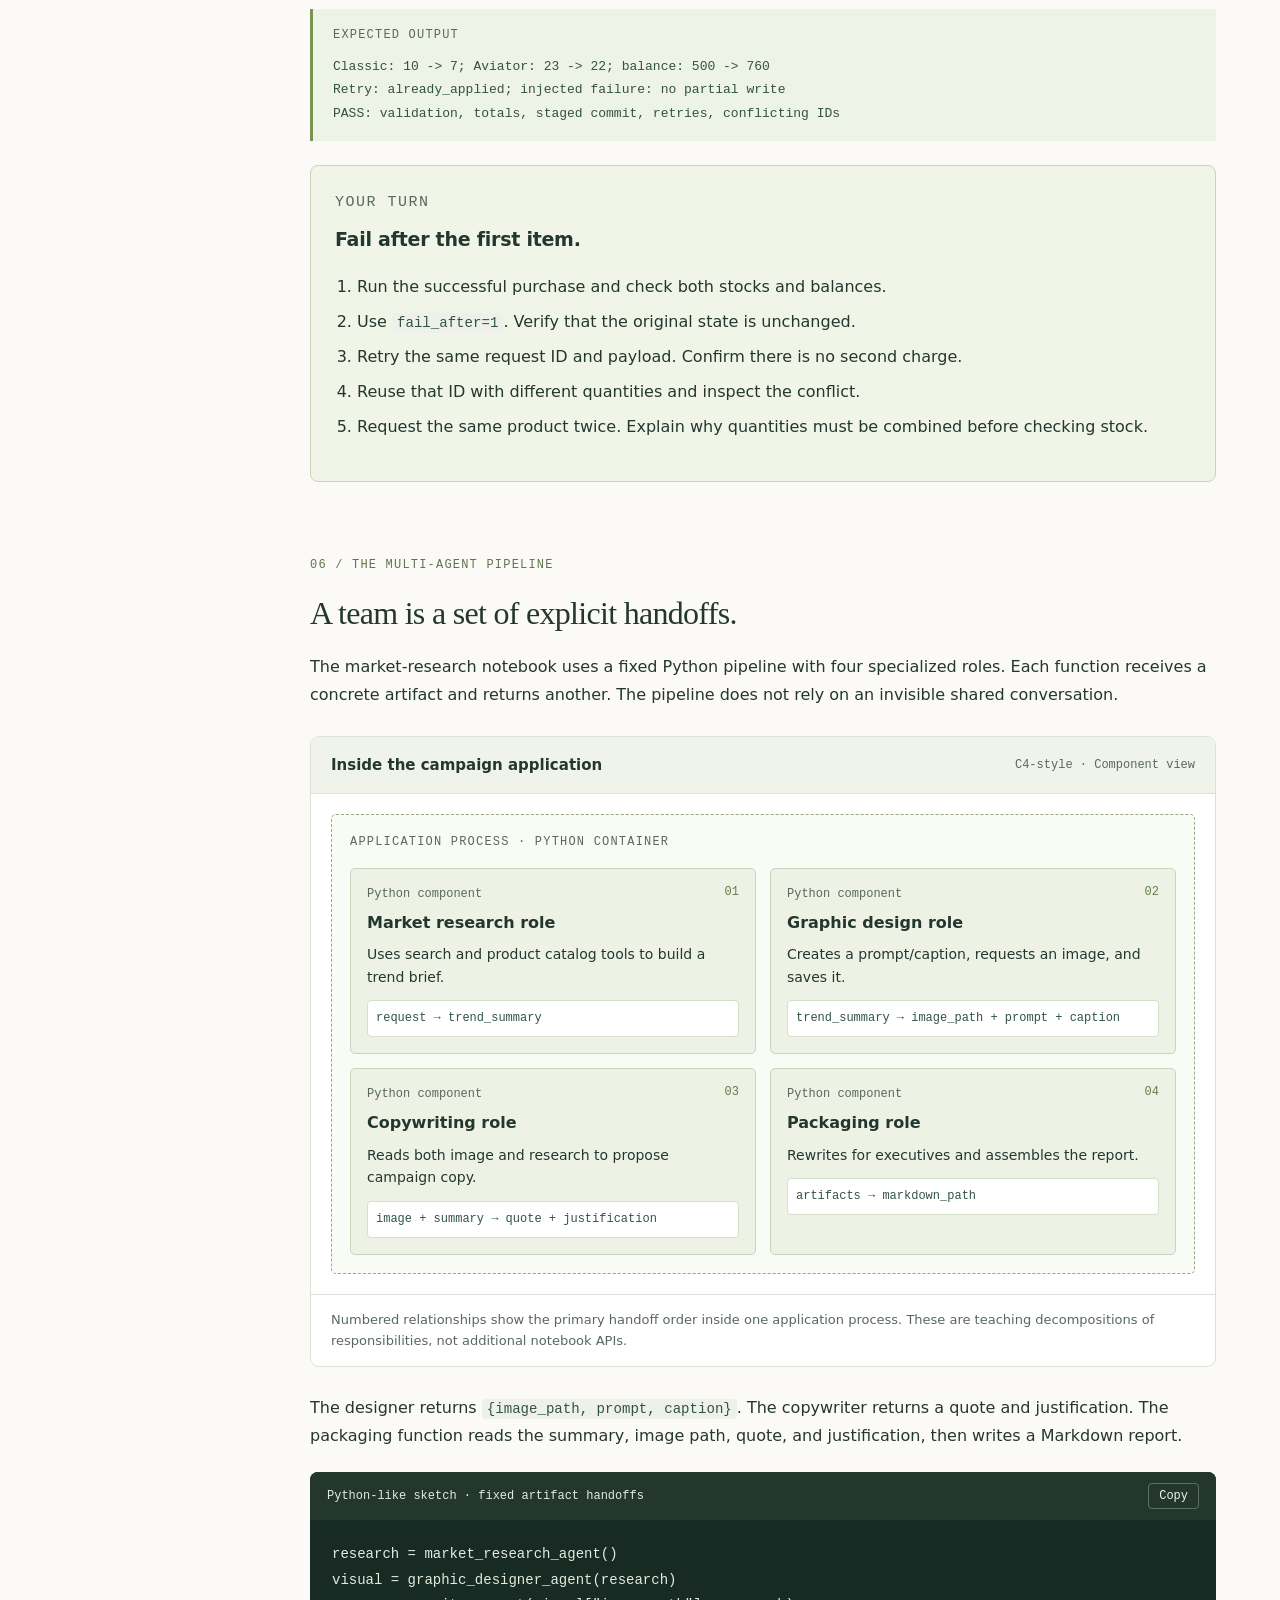
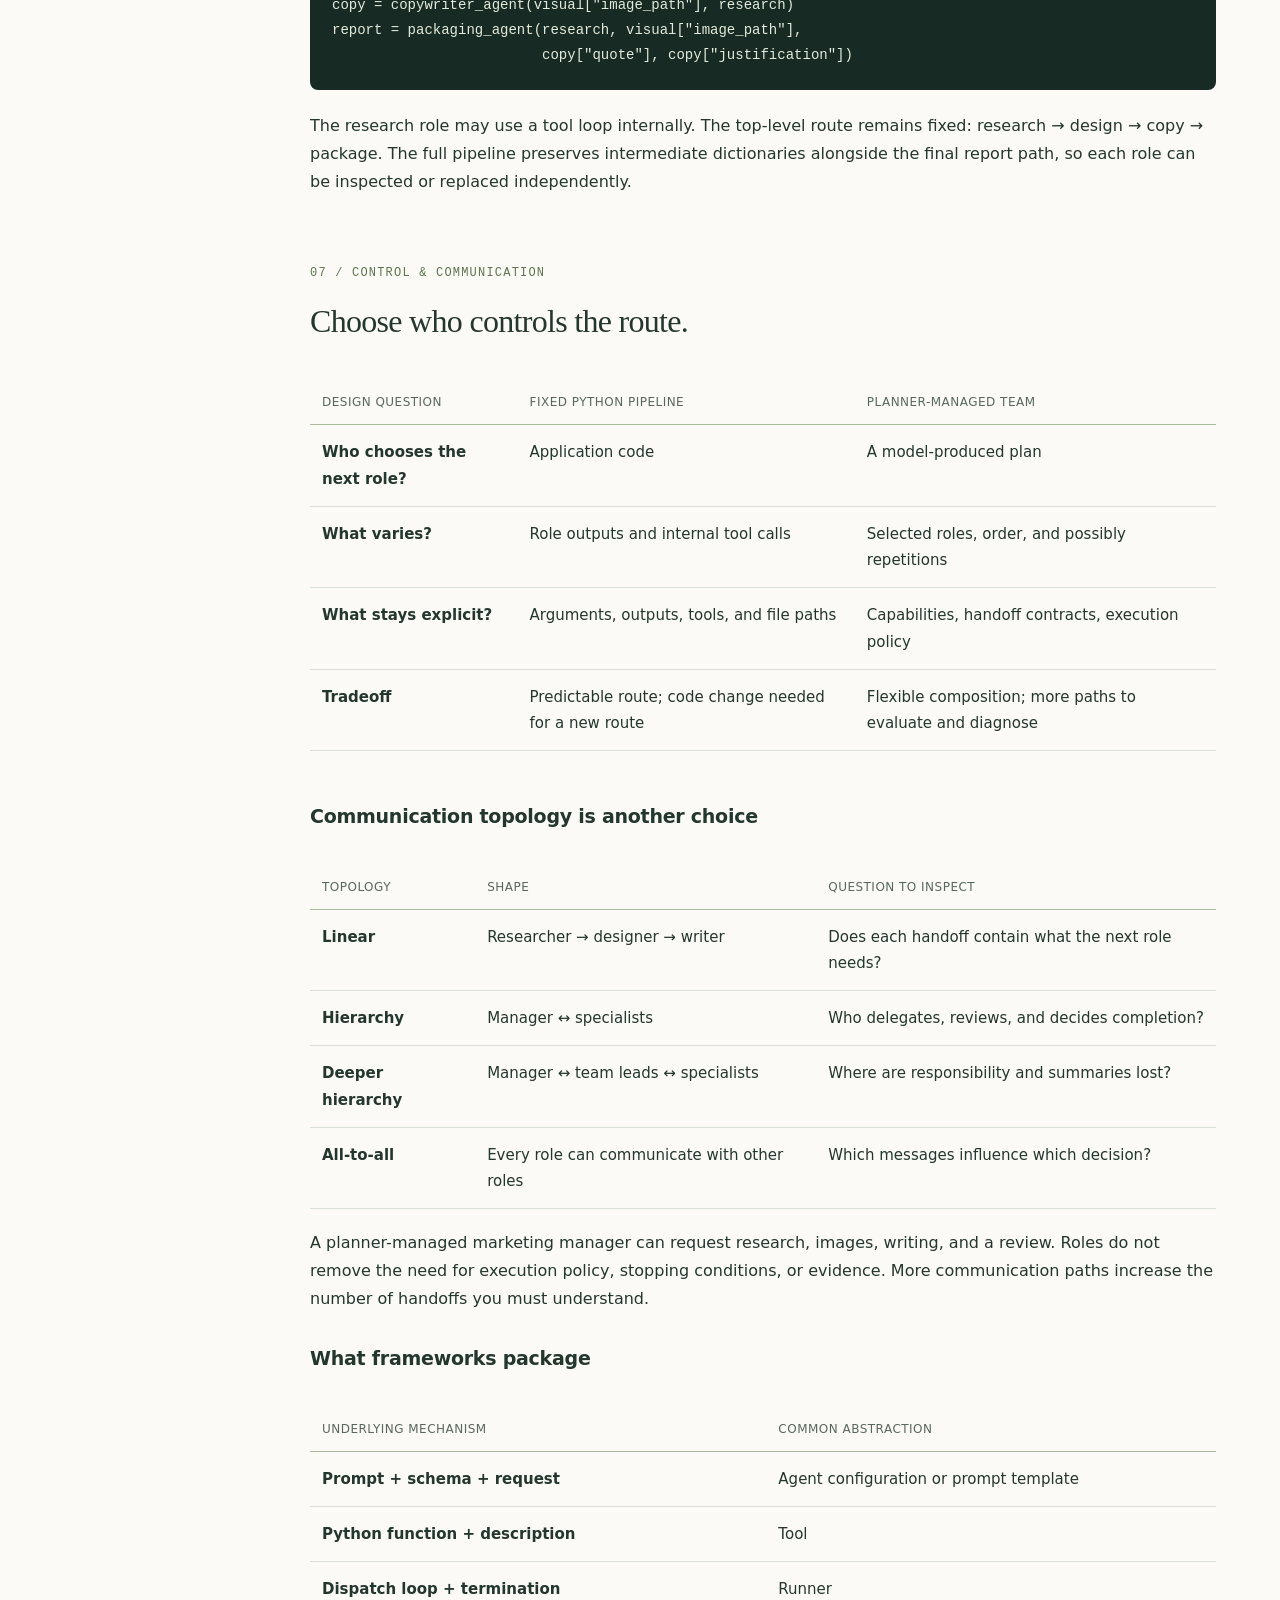
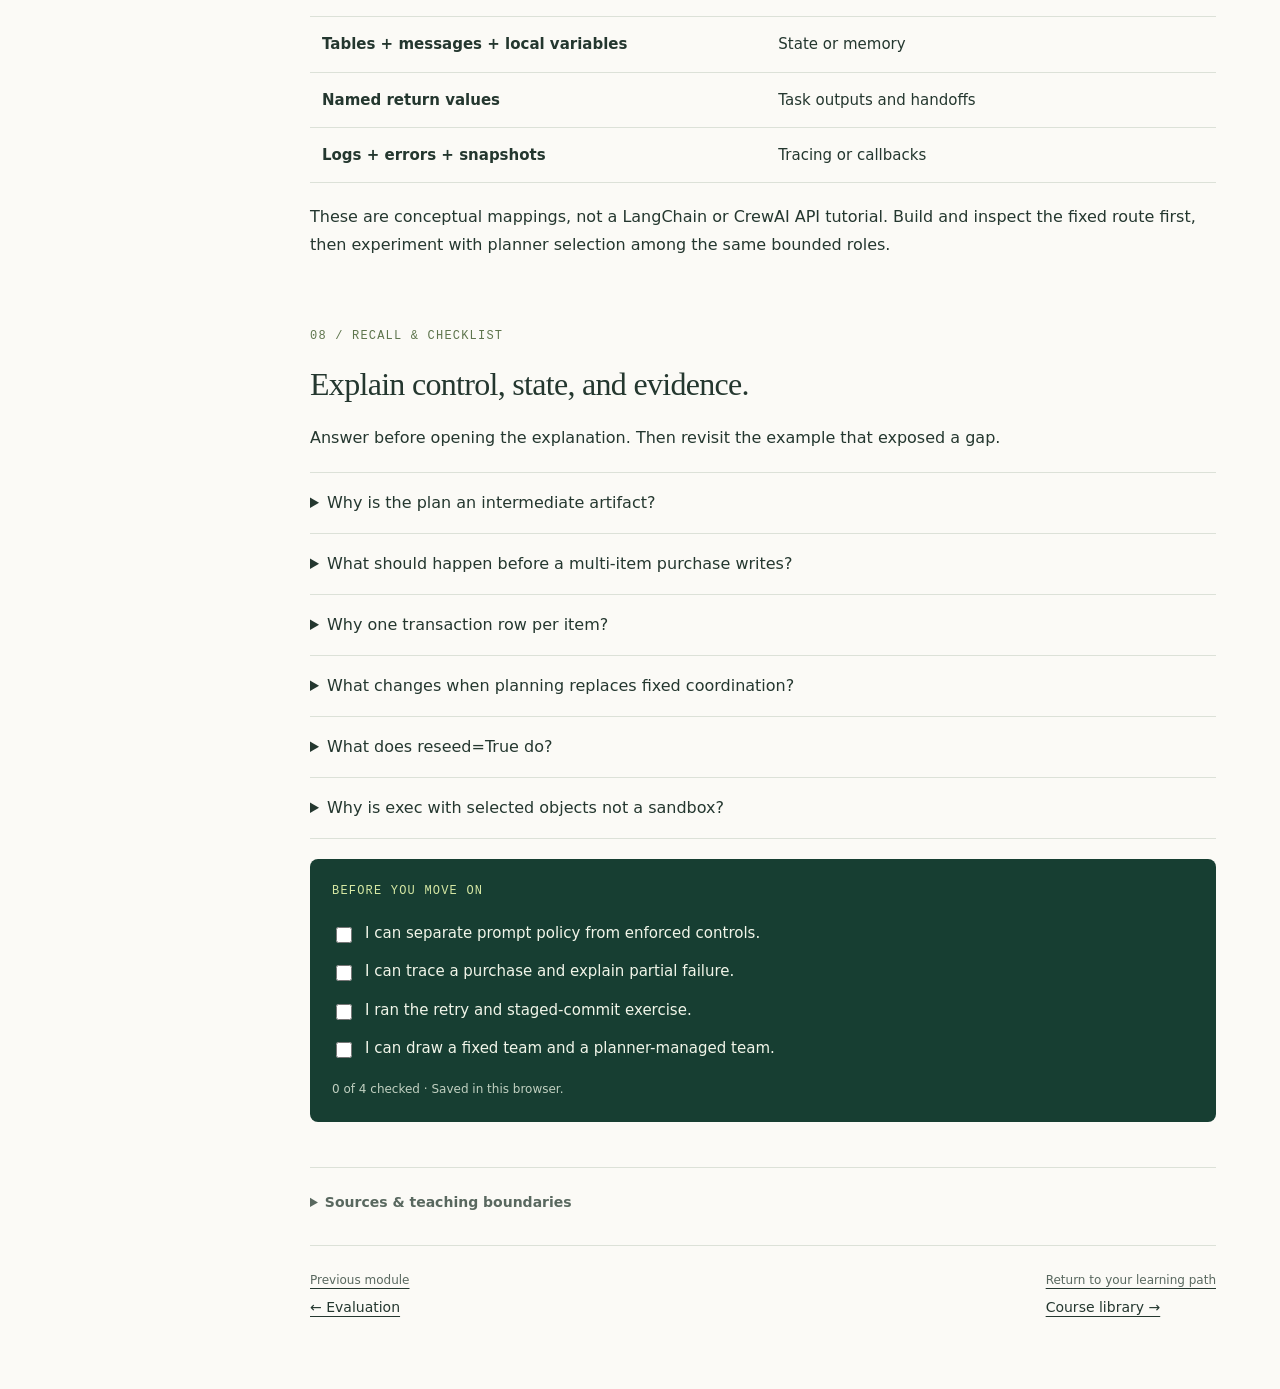
<file: chapters/module-5.html>
<!doctype html><html lang="en"><head><meta charset="utf-8"><meta name="viewport" content="width=device-width,initial-scale=1"><meta name="description" content="Agentic AI study notes with concrete examples, C4 diagrams, code, and runnable practice."><title>05 · Planning &amp; teams · AI engineering notebook</title><link rel="icon" href="data:image/svg+xml,%3Csvg xmlns='http://www.w3.org/2000/svg' viewBox='0 0 40 40'%3E%3Crect width='40' height='40' rx='10' fill='%23173e32'/%3E%3Ctext x='20' y='28' text-anchor='middle' fill='%23dcf492' font-size='28' font-family='Georgia'%3Ea%3C/text%3E%3C/svg%3E"><link rel="stylesheet" href="../styles.css"><script src="../app.js" defer></script></head><body data-module="5"><a class="skip-link" href="#main">Skip to the notes</a><header class="topbar"><a class="notebook-brand" href="../index.html"><span class="brand-symbol" aria-hidden="true">a.</span> AI engineering <span class="brand-subtitle">/ notebook</span></a><div class="topbar-right"><a href="../index.html">Course library ↗</a><span class="edition">Andrew Ng · Agentic AI</span></div><div class="reading-progress" aria-hidden="true"></div></header><details class="mobile-toc"><summary>In this chapter · Planning & teams</summary><nav aria-label="Mobile chapter navigation"><a href="#planning">01 · What planning changes</a><a href="#plan">02 · Plans as data and code</a><a href="#execution">03 · Execution & authority</a><a href="#purchase">04 · The purchase trace</a><a href="#practice">05 · Runnable state exercise</a><a href="#team">06 · The multi-agent pipeline</a><a href="#coordination">07 · Control & communication</a><a href="#recall">08 · Recall & checklist</a></nav></details><div class="layout"><aside class="sidebar"><p class="side-caption">Module 05 / 05</p><p class="course-name">Planning & teams</p><nav class="toc" aria-label="Chapter sections"><a href="#planning"><span>01</span> What planning changes</a><a href="#plan"><span>02</span> Plans as data and code</a><a href="#execution"><span>03</span> Execution & authority</a><a href="#purchase"><span>04</span> The purchase trace</a><a href="#practice"><span>05</span> Runnable state exercise</a><a href="#team"><span>06</span> The multi-agent pipeline</a><a href="#coordination"><span>07</span> Control & communication</a><a href="#recall"><span>08</span> Recall & checklist</a></nav><div class="side-bottom"><p class="side-caption">Read · trace · build</p><p>Explain planning boundaries, test state changes and retries, and distinguish fixed pipelines from planner-managed teams.</p><a href="../labs/module_5_planning.py" download>↓ Python practice file</a><a href="#sources">Sources & teaching notes</a></div></aside><main class="reading" id="main"><header class="chapter-intro"><p class="crumb">Agentic AI <span>/</span> Module 05 <span>/</span> Planning & teams</p><p class="eyebrow">Patterns for greater autonomy</p><h1>Plan the work.<br>Keep control explicit.</h1><p class="intro-text">Treat plans as proposals, make state changes inspectable, and coordinate specialized roles through concrete handoffs.</p><div class="chapter-meta"><span>05 / 05 modules</span><span>Concepts + worked examples + practice</span><span>Python basics helpful</span></div><div class="outcome"><span class="arrow" aria-hidden="true">↳</span><p><strong>By the end of this chapter</strong>Explain planning boundaries, test state changes and retries, and distinguish fixed pipelines from planner-managed teams.</p></div></header><section class="lesson" id="planning" data-nav="What planning changes"><p class="section-kicker">01 / What planning changes</p><h2>A plan is an artifact before it is an action.</h2><p>In a fixed workflow, application code decides the route before the request arrives. In a planning workflow, the model proposes a route for the current goal using descriptions of the available capabilities.</p><div class="definition">Request → proposed plan → execution → observed result.</div><p>Consider “Do you have any round sunglasses under $100 in stock?” The plan needs to find matching products, check availability, apply the price ceiling, and answer from the records. A return needs a different sequence: identify the purchase, inspect the item, and apply the return policy.</p><p>The course’s email example similarly composes search, reply, and archive for a particular request. Planning changes which steps are selected or ordered; application code still executes them.</p><figure class="c4"><div class="c4-heading"><strong>A customer-service planning application</strong><span>C4 · System context</span></div><div class="context-layout"><div class="c4-person"><small>Person</small><strong>Customer</strong><p>Submits a task<br>receives the result</p></div><div class="c4-subject"><small>Software system in scope</small><strong>Customer-service application</strong><p>Interprets a request, executes permitted operations, and returns evidence-backed results.</p></div><div class="c4-dependencies"><div><small>External software system</small><strong>Model service</strong><p>← Requests a plan; receives tool steps or code</p></div><div><small>External software system</small><strong>Store records service</strong><p>← Reads inventory and records purchases or returns</p></div></div></div><figcaption>Person → application: request; application → person: result. Each external dependency is outside the application boundary. Green identifies the system being studied; gray identifies external systems.</figcaption></figure><aside class="note"><p>This is an architectural view. In the local demonstration, TinyDB tables live in the notebook environment; an external store service is a deployment choice shown here to clarify ownership, not a claim about the notebook’s deployment.</p></aside></section>
<section class="lesson" id="plan" data-nav="Plans as data and code"><p class="section-kicker">02 / Plans as data and code</p><h2>Make the plan’s data dependencies explicit.</h2><p>The course first shows plans as steps in text, then as JSON. Structured plans expose tool names, arguments, and references to prior results. The application must resolve those references before dispatch.</p><div class="code-panel"><div class="code-heading"><span>JSON · teaching plan, not a tool API schema</span><button class="copy js-only" type="button">Copy</button></div><pre><code>{
  &quot;plan&quot;: [
    {&quot;step&quot;: 1, &quot;tool&quot;: &quot;get_item_descriptions&quot;,
     &quot;args&quot;: {&quot;query&quot;: &quot;round sunglasses&quot;}},
    {&quot;step&quot;: 2, &quot;tool&quot;: &quot;check_inventory&quot;,
     &quot;args&quot;: {&quot;items_from_step&quot;: 1}},
    {&quot;step&quot;: 3, &quot;tool&quot;: &quot;get_item_price&quot;,
     &quot;args&quot;: {&quot;items_from_step&quot;: 2}}
  ]
}</code></pre></div><p>The reference field <code>items_from_step</code> is an explanatory convention. It is not a magical variable and is not shown as a verbatim course API. A runner reads the stored result of that step, validates it, and constructs the next call. The final answer also needs to enforce the requested price constraint.</p><h3>Why express a plan as code?</h3><p>A long menu of narrow data tools can become brittle: filter each month, compute each aggregate, repeat, then compare. Python can express filtering, grouping, and sorting in a compact program. The course shows code for recent transactions and unique transactions as examples.</p><div class="code-panel"><div class="code-heading"><span>Plan envelope · intentionally incomplete illustration</span><button class="copy js-only" type="button">Copy</button></div><pre><code>&lt;execute_python&gt;
# Plan: read the data, filter the request, compute the answer.
# The application must provide a suitable execution environment.
answer_text = &quot;...&quot;
&lt;/execute_python&gt;</code></pre></div><p>Code is more expressive, so the execution boundary matters more. Extracting tags makes the program inspectable; it does not make the program safe.</p><div class="check"><p class="panel-label">Pause & reason</p><p>A plan says “results from step 1.” What must the runner do?</p><details><summary>Reveal the reasoning</summary><p>Resolve a real stored artifact, validate the expected shape, and pass concrete arguments. Natural-language references do not bind themselves to tool inputs.</p></details></div></section>
<section class="lesson" id="execution" data-nav="Execution & authority"><p class="section-kicker">03 / Execution & authority</p><h2>Separate the lab from the guarantees you need.</h2><figure class="c4"><div class="c4-heading"><strong>Inside the notebook application</strong><span>C4-style · Component view</span></div><div class="c4-boundary"><p class="panel-label">Application process · Python container</p><ol class="component-grid"><li><small>Python component</small><strong>Context constructor</strong><p>Combines request, live schema/samples, and policies.</p><code>question + tables → prompt</code></li><li><small>Python component</small><strong>Plan generator</strong><p>Calls the model and returns tagged code.</p><code>prompt → plan_with_code</code></li><li><small>Python component</small><strong>Code extractor / executor</strong><p>Extracts text and calls exec with supplied objects.</p><code>code + namespace → effects or exception</code></li><li><small>Python component</small><strong>Result packager</strong><p>Captures answer, stdout, error, and after-state tables.</p><code>run → artifact bundle</code></li></ol></div><figcaption>Numbered relationships show the primary handoff order inside one application process. These are teaching decompositions of responsibilities, not additional notebook APIs.</figcaption></figure><p>The notebook’s <code>generate_llm_code</code> constructs the proposal. <code>execute_generated_code</code> extracts the program and executes it. <code>customer_service_agent</code> orchestrates generation, before/after inspection, and result packaging.</p><div class="table-scroll"><table class="data-table"><thead><tr><th>Boundary</th><th>What the notebook implements</th><th>What it does not establish</th></tr></thead><tbody><tr><td>Generation</td><td>Prompt asks for request-derived constraints and policies</td><td>Independent enforcement of those policies</td></tr><tr><td>Execution</td><td>exec with supplied globals and locals; exception capture</td><td>A secure sandbox or a separate plan validator</td></tr><tr><td>Business writes</td><td>Generated code can reach table objects</td><td>Rollback or concurrency control</td></tr><tr><td>Results</td><td>Code, stdout, error, answer, table snapshots</td><td>Guaranteed truthful answer or a validated status field</td></tr></tbody></table></div><aside class="note"><p><strong>Important correction:</strong> a dictionary named <code>SAFE_GLOBALS</code> is not a security boundary. The inspected executor does not supply a standalone <code>validate_plan</code> function. Its prompt requests disciplined behavior; application enforcement is a separate engineering responsibility.</p></aside><p>The prompt asks generated code to set <code>answer_text</code> and <code>STATUS</code>. The concrete executor returns an <code>answer</code> field and captured output; it does not return a separately validated status field. Inspect the actual result contract instead of inferring it from prompt wording.</p><div class="code-panel"><div class="code-heading"><span>Notebook contracts · condensed, not copy-and-run code</span><button class="copy js-only" type="button">Copy</button></div><pre><code>generate_llm_code(question, inventory_tbl=..., transactions_tbl=...)
    → full model response

execute_generated_code(content, db=..., inventory_tbl=...,
                       transactions_tbl=..., user_request=...)
    → code, stdout, error, answer, inventory_tbl, transactions_tbl

customer_service_agent(question, ..., reseed=False)
    → full_content, exec</code></pre></div></section>
<section class="lesson" id="purchase" data-nav="The purchase trace"><p class="section-kicker">04 / The purchase trace</p><h2>Trace a two-item purchase.</h2><p>The local customer-service example asks to buy three Classic sunglasses and one Aviator. The following trace uses the lab’s example quantities and prices with an opening balance of $500.</p><div class="table-scroll"><table class="data-table"><thead><tr><th>Stage</th><th>Artifact / transition</th><th>Effect</th></tr></thead><tbody><tr><td>Request</td><td>Classic × 3; Aviator × 1</td><td>None</td></tr><tr><td>Observe</td><td>Classic: 10 at $60; Aviator: 23 at $80</td><td>Read</td></tr><tr><td>Validate</td><td>3 ≤ 10 and 1 ≤ 23</td><td>No write yet</td></tr><tr><td>Classic purchase</td><td>Stock 10 → 7; line total $180; balance $500 → $680</td><td>Inventory + transaction row</td></tr><tr><td>Aviator purchase</td><td>Stock 23 → 22; line total $80; balance $680 → $760</td><td>Inventory + transaction row</td></tr><tr><td>Package</td><td>Answer, output logs, error, and tables</td><td>Evidence retained</td></tr></tbody></table></div><p>Each line has its own transaction record and a sequential running balance. Checking every requested item before the first write prevents a predictable stock failure from being discovered after an earlier item was already changed.</p><h3>The requested behavior envelope</h3><div class="table-scroll"><table class="data-table"><thead><tr><th>Condition</th><th>Intended behavior</th></tr></thead><tbody><tr><td>Ambiguous action</td><td>Read-only dry run</td></tr><tr><td>No matching product</td><td>no_match; offer a relevant next step</td></tr><tr><td>Insufficient stock</td><td>insufficient_stock; do not write</td></tr><tr><td>Unparseable quantity</td><td>invalid_request</td></tr><tr><td>Unsupported action</td><td>unsupported_intent</td></tr><tr><td>Successful supported action</td><td>success; short answer plus evidence</td></tr></tbody></table></div><p>These are requested policies for generated code. They are not unconditional guarantees of the original executor. The course also demonstrates returning two Aviator glasses, increasing stock from 23 to 25, and adjusting the transaction balance.</p><aside class="note"><p><code>reseed=True</code> resets demonstration inventory and transactions for a reproducible run. It is a test setup choice, not a customer action. With reseeding off, later calls continue from prior state.</p></aside><div class="check"><p class="panel-label">Pause & reason</p><p>Both items passed stock validation. Does that prevent a partial write if the second insert fails?</p><details><summary>Reveal the reasoning</summary><p>No. Pre-validation handles predictable invalid inputs. Atomic execution or an explicit recovery design is needed for failures during writes.</p></details></div></section>
<section class="lesson" id="practice" data-nav="Runnable state exercise"><p class="section-kicker">05 / Runnable state exercise</p><h2>Put state changes behind bounded code.</h2><p>For the teaching extension, the model’s proposed purchase is a list of product/quantity pairs. Application code validates that list, calculates updates on a candidate state, and commits only after the whole operation succeeds.</p><p>The exercise also remembers a request ID. Repeating the same purchase returns <code>already_applied</code>; reusing the ID for different quantities returns <code>id_conflict</code>. This makes retry behavior explicit.</p><div class="code-panel"><div class="code-heading"><span>Python · bounded in-memory purchase operation</span><button class="copy js-only" type="button">Copy</button></div><pre><code>def purchase(state, request_id, lines, fail_after=None):
    if not isinstance(request_id, str) or not request_id:
        return {&quot;status&quot;: &quot;invalid_request&quot;}
    if not isinstance(lines, list) or not lines:
        return {&quot;status&quot;: &quot;invalid_request&quot;}
    quantities = {}
    for line in lines:
        if not isinstance(line, dict) or set(line) != {&quot;product&quot;, &quot;qty&quot;}:
            return {&quot;status&quot;: &quot;invalid_request&quot;}
        name, qty = line[&quot;product&quot;], line[&quot;qty&quot;]
        if not isinstance(name, str) or name not in PRICES or type(qty) is not int or qty &lt;= 0:
            return {&quot;status&quot;: &quot;invalid_request&quot;}
        quantities[name] = quantities.get(name, 0) + qty
    fingerprint = tuple(sorted(quantities.items()))
    if request_id in state[&quot;receipts&quot;]:
        prior = state[&quot;receipts&quot;][request_id]
        return {&quot;status&quot;: &quot;already_applied&quot; if prior == fingerprint else &quot;id_conflict&quot;}
    if any(qty &gt; state[&quot;stock&quot;][name] for name, qty in quantities.items()):
        return {&quot;status&quot;: &quot;insufficient_stock&quot;}
    candidate = deepcopy(state)
    for index, (name, qty) in enumerate(quantities.items(), 1):
        candidate[&quot;stock&quot;][name] -= qty
        candidate[&quot;balance&quot;] += PRICES[name] * qty
        candidate[&quot;transactions&quot;].append({&quot;product&quot;: name, &quot;qty&quot;: qty,
                                           &quot;balance&quot;: candidate[&quot;balance&quot;]})
        if index == fail_after:
            return {&quot;status&quot;: &quot;execution_failed&quot;}  # Original state unchanged.
    candidate[&quot;receipts&quot;][request_id] = fingerprint
    state.update(candidate)  # One commit in this single-threaded fixture.
    return {&quot;status&quot;: &quot;success&quot;}</code></pre></div><aside class="note"><p>This is a single-process, single-threaded in-memory exercise. Its staged update illustrates a commit boundary; it is not a durable transaction system, concurrency-safe inventory service, or sandbox. Those require additional engineering.</p></aside><p class="subtle">Runnable teaching extension · standard library only · deterministic fixtures, no model or external service calls.</p><div class="download-row"><a class="button" href="../labs/module_5_planning.py" download>Download the Python exercise ↓</a></div><div class="code-panel"><div class="code-heading"><span>Terminal · from the repository folder</span><button class="copy js-only" type="button">Copy</button></div><pre><code>python3 labs/module_5_planning.py</code></pre></div><div class="output"><p class="panel-label">Expected output</p><pre>Classic: 10 -&gt; 7; Aviator: 23 -&gt; 22; balance: 500 -&gt; 760
Retry: already_applied; injected failure: no partial write
PASS: validation, totals, staged commit, retries, conflicting IDs</pre></div><div class="exercise"><p class="panel-label">Your turn</p><h3>Fail after the first item.</h3><ol><li>Run the successful purchase and check both stocks and balances.</li><li>Use <code>fail_after=1</code>. Verify that the original state is unchanged.</li><li>Retry the same request ID and payload. Confirm there is no second charge.</li><li>Reuse that ID with different quantities and inspect the conflict.</li><li>Request the same product twice. Explain why quantities must be combined before checking stock.</li></ol></div></section>
<section class="lesson" id="team" data-nav="The multi-agent pipeline"><p class="section-kicker">06 / The multi-agent pipeline</p><h2>A team is a set of explicit handoffs.</h2><p>The market-research notebook uses a fixed Python pipeline with four specialized roles. Each function receives a concrete artifact and returns another. The pipeline does not rely on an invisible shared conversation.</p><figure class="c4"><div class="c4-heading"><strong>Inside the campaign application</strong><span>C4-style · Component view</span></div><div class="c4-boundary"><p class="panel-label">Application process · Python container</p><ol class="component-grid"><li><small>Python component</small><strong>Market research role</strong><p>Uses search and product catalog tools to build a trend brief.</p><code>request → trend_summary</code></li><li><small>Python component</small><strong>Graphic design role</strong><p>Creates a prompt/caption, requests an image, and saves it.</p><code>trend_summary → image_path + prompt + caption</code></li><li><small>Python component</small><strong>Copywriting role</strong><p>Reads both image and research to propose campaign copy.</p><code>image + summary → quote + justification</code></li><li><small>Python component</small><strong>Packaging role</strong><p>Rewrites for executives and assembles the report.</p><code>artifacts → markdown_path</code></li></ol></div><figcaption>Numbered relationships show the primary handoff order inside one application process. These are teaching decompositions of responsibilities, not additional notebook APIs.</figcaption></figure><p>The designer returns <code>{image_path, prompt, caption}</code>. The copywriter returns a quote and justification. The packaging function reads the summary, image path, quote, and justification, then writes a Markdown report.</p><div class="code-panel"><div class="code-heading"><span>Python-like sketch · fixed artifact handoffs</span><button class="copy js-only" type="button">Copy</button></div><pre><code>research = market_research_agent()
visual = graphic_designer_agent(research)
copy = copywriter_agent(visual[&quot;image_path&quot;], research)
report = packaging_agent(research, visual[&quot;image_path&quot;],
                         copy[&quot;quote&quot;], copy[&quot;justification&quot;])</code></pre></div><p>The research role may use a tool loop internally. The top-level route remains fixed: research → design → copy → package. The full pipeline preserves intermediate dictionaries alongside the final report path, so each role can be inspected or replaced independently.</p></section>
<section class="lesson" id="coordination" data-nav="Control & communication"><p class="section-kicker">07 / Control & communication</p><h2>Choose who controls the route.</h2><div class="table-scroll"><table class="data-table"><thead><tr><th>Design question</th><th>Fixed Python pipeline</th><th>Planner-managed team</th></tr></thead><tbody><tr><td>Who chooses the next role?</td><td>Application code</td><td>A model-produced plan</td></tr><tr><td>What varies?</td><td>Role outputs and internal tool calls</td><td>Selected roles, order, and possibly repetitions</td></tr><tr><td>What stays explicit?</td><td>Arguments, outputs, tools, and file paths</td><td>Capabilities, handoff contracts, execution policy</td></tr><tr><td>Tradeoff</td><td>Predictable route; code change needed for a new route</td><td>Flexible composition; more paths to evaluate and diagnose</td></tr></tbody></table></div><h3>Communication topology is another choice</h3><div class="table-scroll"><table class="data-table"><thead><tr><th>Topology</th><th>Shape</th><th>Question to inspect</th></tr></thead><tbody><tr><td>Linear</td><td>Researcher → designer → writer</td><td>Does each handoff contain what the next role needs?</td></tr><tr><td>Hierarchy</td><td>Manager ↔ specialists</td><td>Who delegates, reviews, and decides completion?</td></tr><tr><td>Deeper hierarchy</td><td>Manager ↔ team leads ↔ specialists</td><td>Where are responsibility and summaries lost?</td></tr><tr><td>All-to-all</td><td>Every role can communicate with other roles</td><td>Which messages influence which decision?</td></tr></tbody></table></div><p>A planner-managed marketing manager can request research, images, writing, and a review. Roles do not remove the need for execution policy, stopping conditions, or evidence. More communication paths increase the number of handoffs you must understand.</p><h3>What frameworks package</h3><div class="table-scroll"><table class="data-table"><thead><tr><th>Underlying mechanism</th><th>Common abstraction</th></tr></thead><tbody><tr><td>Prompt + schema + request</td><td>Agent configuration or prompt template</td></tr><tr><td>Python function + description</td><td>Tool</td></tr><tr><td>Dispatch loop + termination</td><td>Runner</td></tr><tr><td>Tables + messages + local variables</td><td>State or memory</td></tr><tr><td>Named return values</td><td>Task outputs and handoffs</td></tr><tr><td>Logs + errors + snapshots</td><td>Tracing or callbacks</td></tr></tbody></table></div><p>These are conceptual mappings, not a LangChain or CrewAI API tutorial. Build and inspect the fixed route first, then experiment with planner selection among the same bounded roles.</p></section>
<section class="lesson" id="recall" data-nav="Recall & checklist"><p class="section-kicker">08 / Recall & checklist</p><h2>Explain control, state, and evidence.</h2><p>Answer before opening the explanation. Then revisit the example that exposed a gap.</p><div class="recall-list"><details><summary>Why is the plan an intermediate artifact?</summary><p>It is a proposal. Application code must interpret it, apply actual controls, execute permitted operations, and inspect results.</p></details><details><summary>What should happen before a multi-item purchase writes?</summary><p>Validate the complete request, including combined quantities. The original prompt asks for this; stronger application code enforces it.</p></details><details><summary>Why one transaction row per item?</summary><p>It preserves each line total and the corresponding running-balance transition.</p></details><details><summary>What changes when planning replaces fixed coordination?</summary><p>The route becomes model-selected. Capabilities, handoff shapes, state access, and execution controls still need explicit ownership.</p></details><details><summary>What does reseed=True do?</summary><p>Reset demo tables to a known baseline for another experiment.</p></details><details><summary>Why is exec with selected objects not a sandbox?</summary><p>A Python namespace is not an independent containment mechanism. Reachable objects and builtins can expose broader capabilities.</p></details></div><div class="mastery"><p class="panel-label">Before you move on</p><label><input type="checkbox" data-mastery="skill-0"> I can separate prompt policy from enforced controls.</label><label><input type="checkbox" data-mastery="skill-1"> I can trace a purchase and explain partial failure.</label><label><input type="checkbox" data-mastery="skill-2"> I ran the retry and staged-commit exercise.</label><label><input type="checkbox" data-mastery="skill-3"> I can draw a fixed team and a planner-managed team.</label><small id="mastery-status">Checklist saved in this browser when storage is available.</small></div></section>
<section class="sources" id="sources"><details><summary>Sources & teaching boundaries</summary><p>Course authority: <a href="../agentic_workflows_M5_learner.pdf">Module 5 learner slides</a> (pp. 3–27). Local lab sources: <code>M5_UGL_1_R.ipynb</code> and <code>M5_UGL_2.ipynb</code>.</p><p>The C4 diagrams, synthetic examples, and runnable exercises clarify the mechanisms. They are teaching additions, not measured model results. Original notes and attributed figures remain in the <a href="../archive/2026-09-05/index.html">archived edition</a>.</p><p>Engineering reference: <a href="https://docs.python.org/3/library/functions.html#exec">Python exec and namespace semantics</a>. The bounded purchase exercise extends the course example; it does not reproduce the TinyDB executor.</p><p>Diagram conventions: <a href="https://c4model.com/diagrams/system-context">C4 system context</a> and <a href="https://c4model.com/diagrams/component">component views</a>.</p></details></section><footer class="end-note"><a href="module-4.html"><span>Previous module</span>← Evaluation</a><a href="../index.html"><span>Return to your learning path</span>Course library →</a></footer></main></div></body></html>
</file>
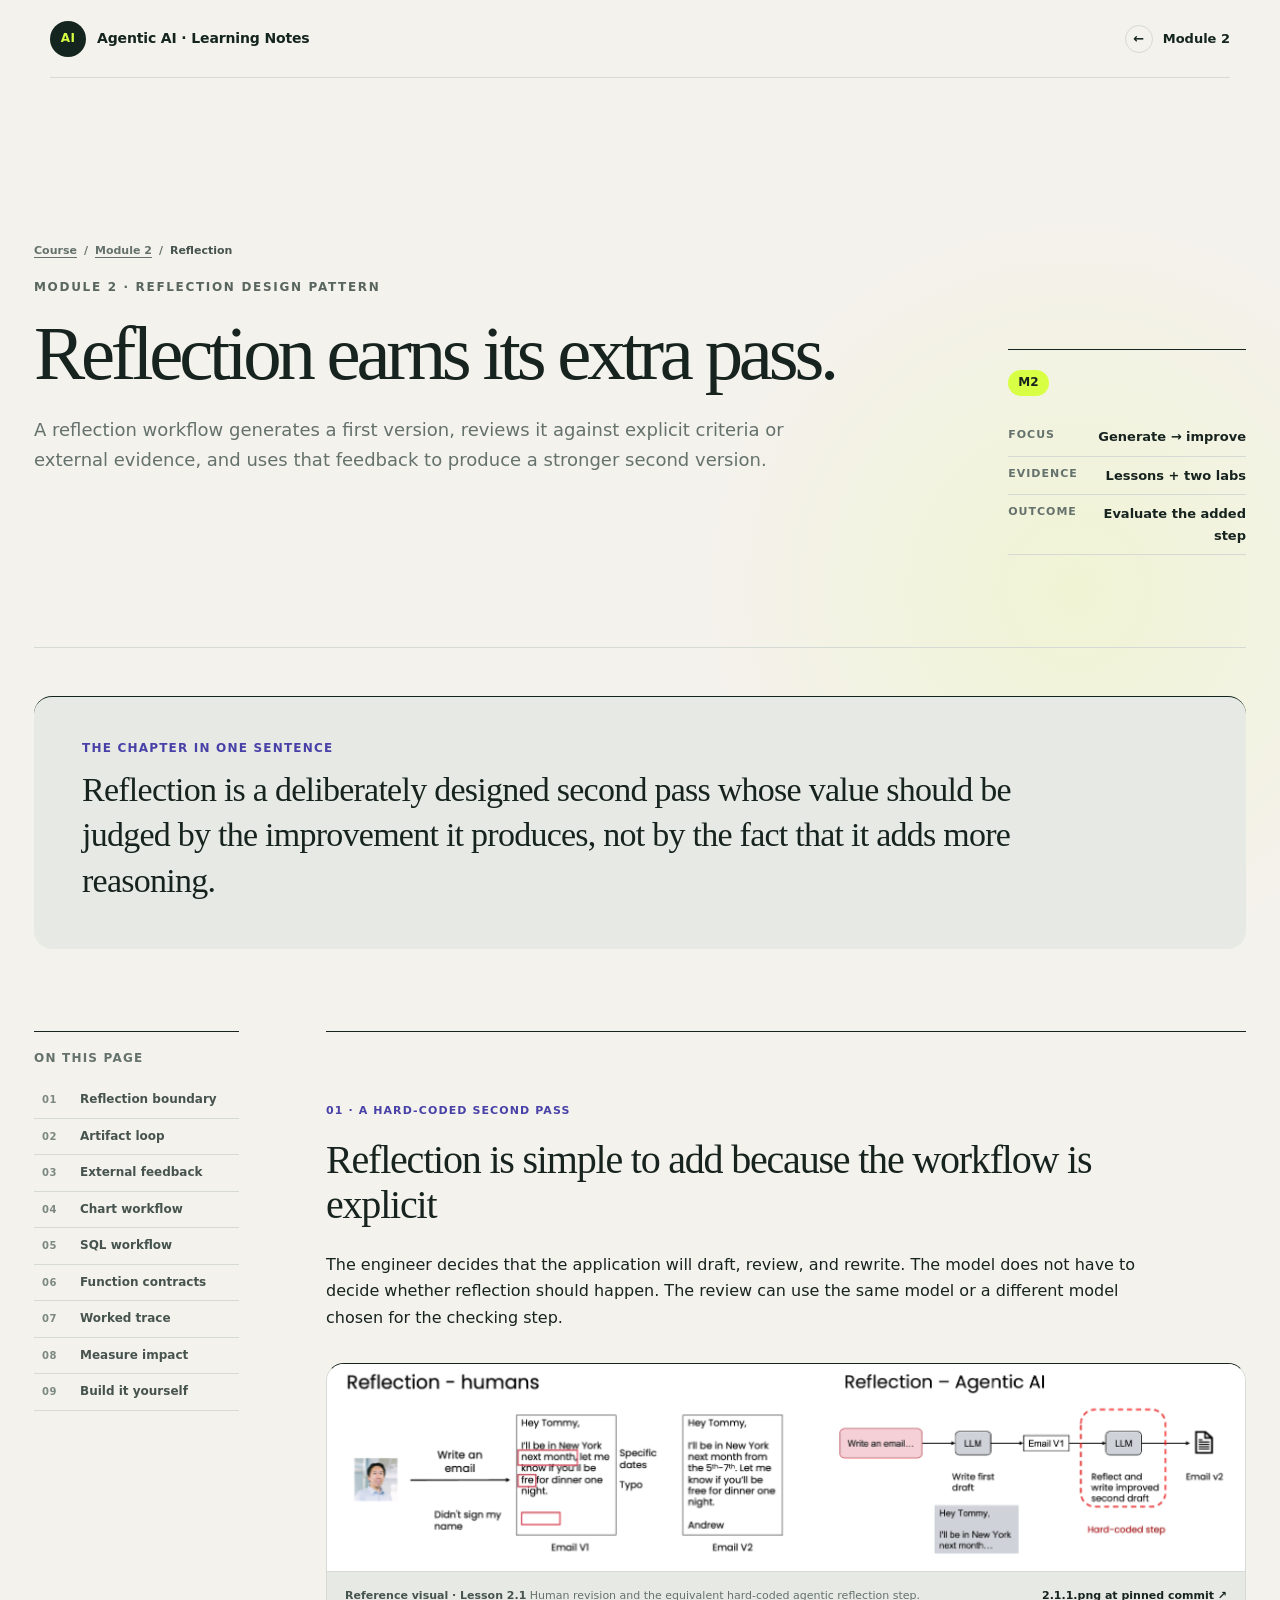
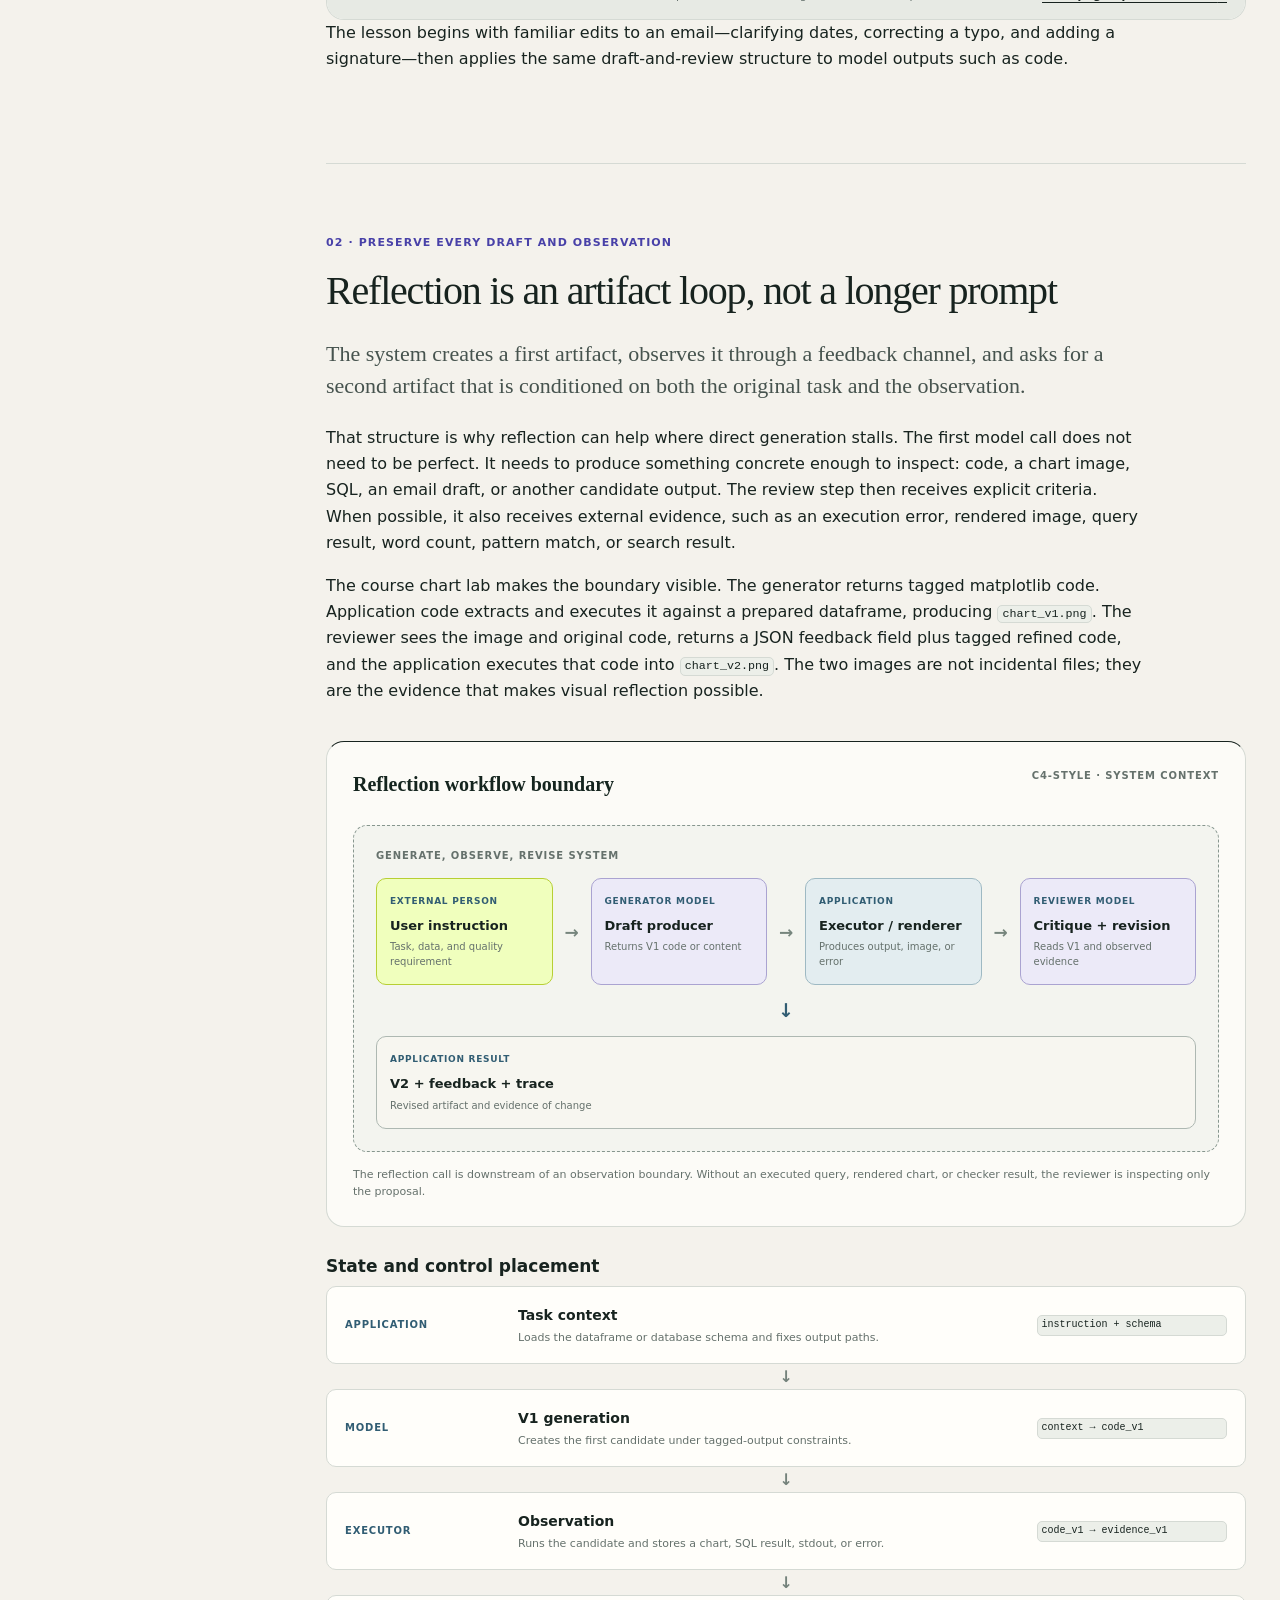
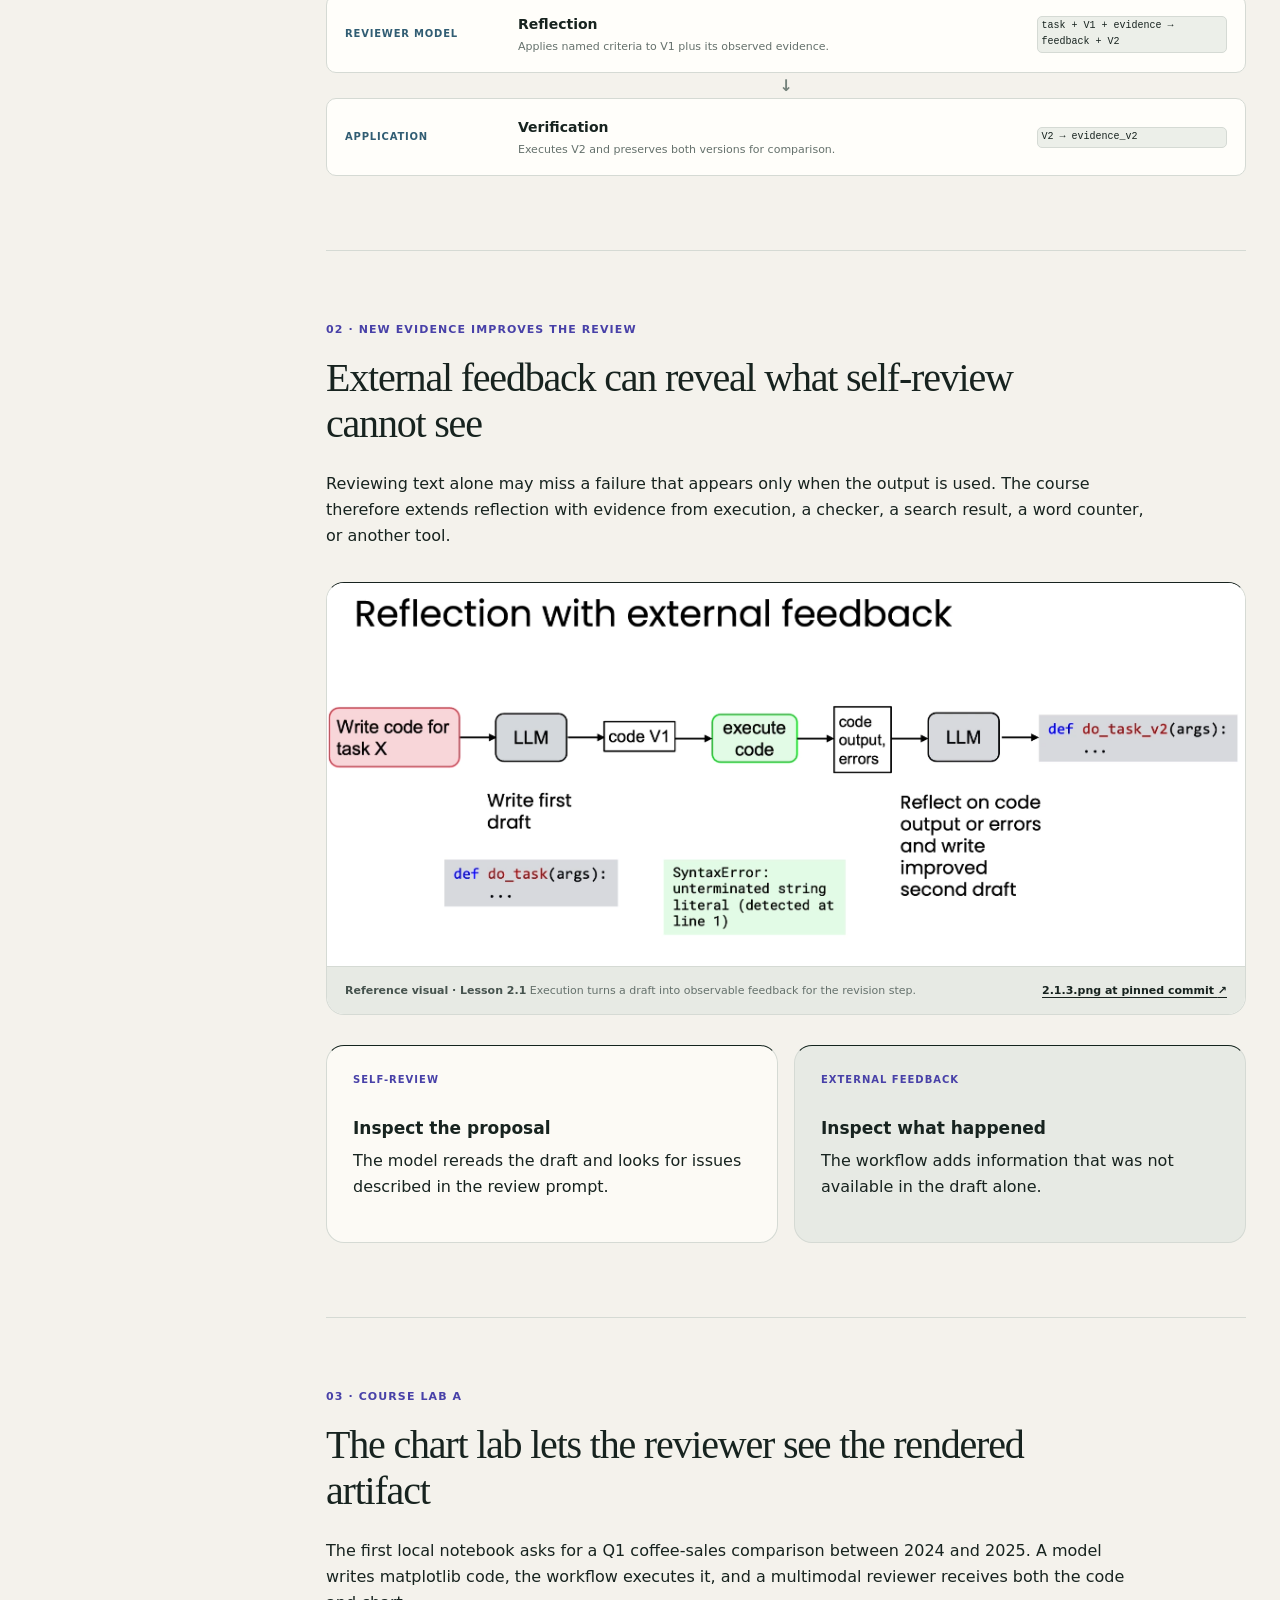
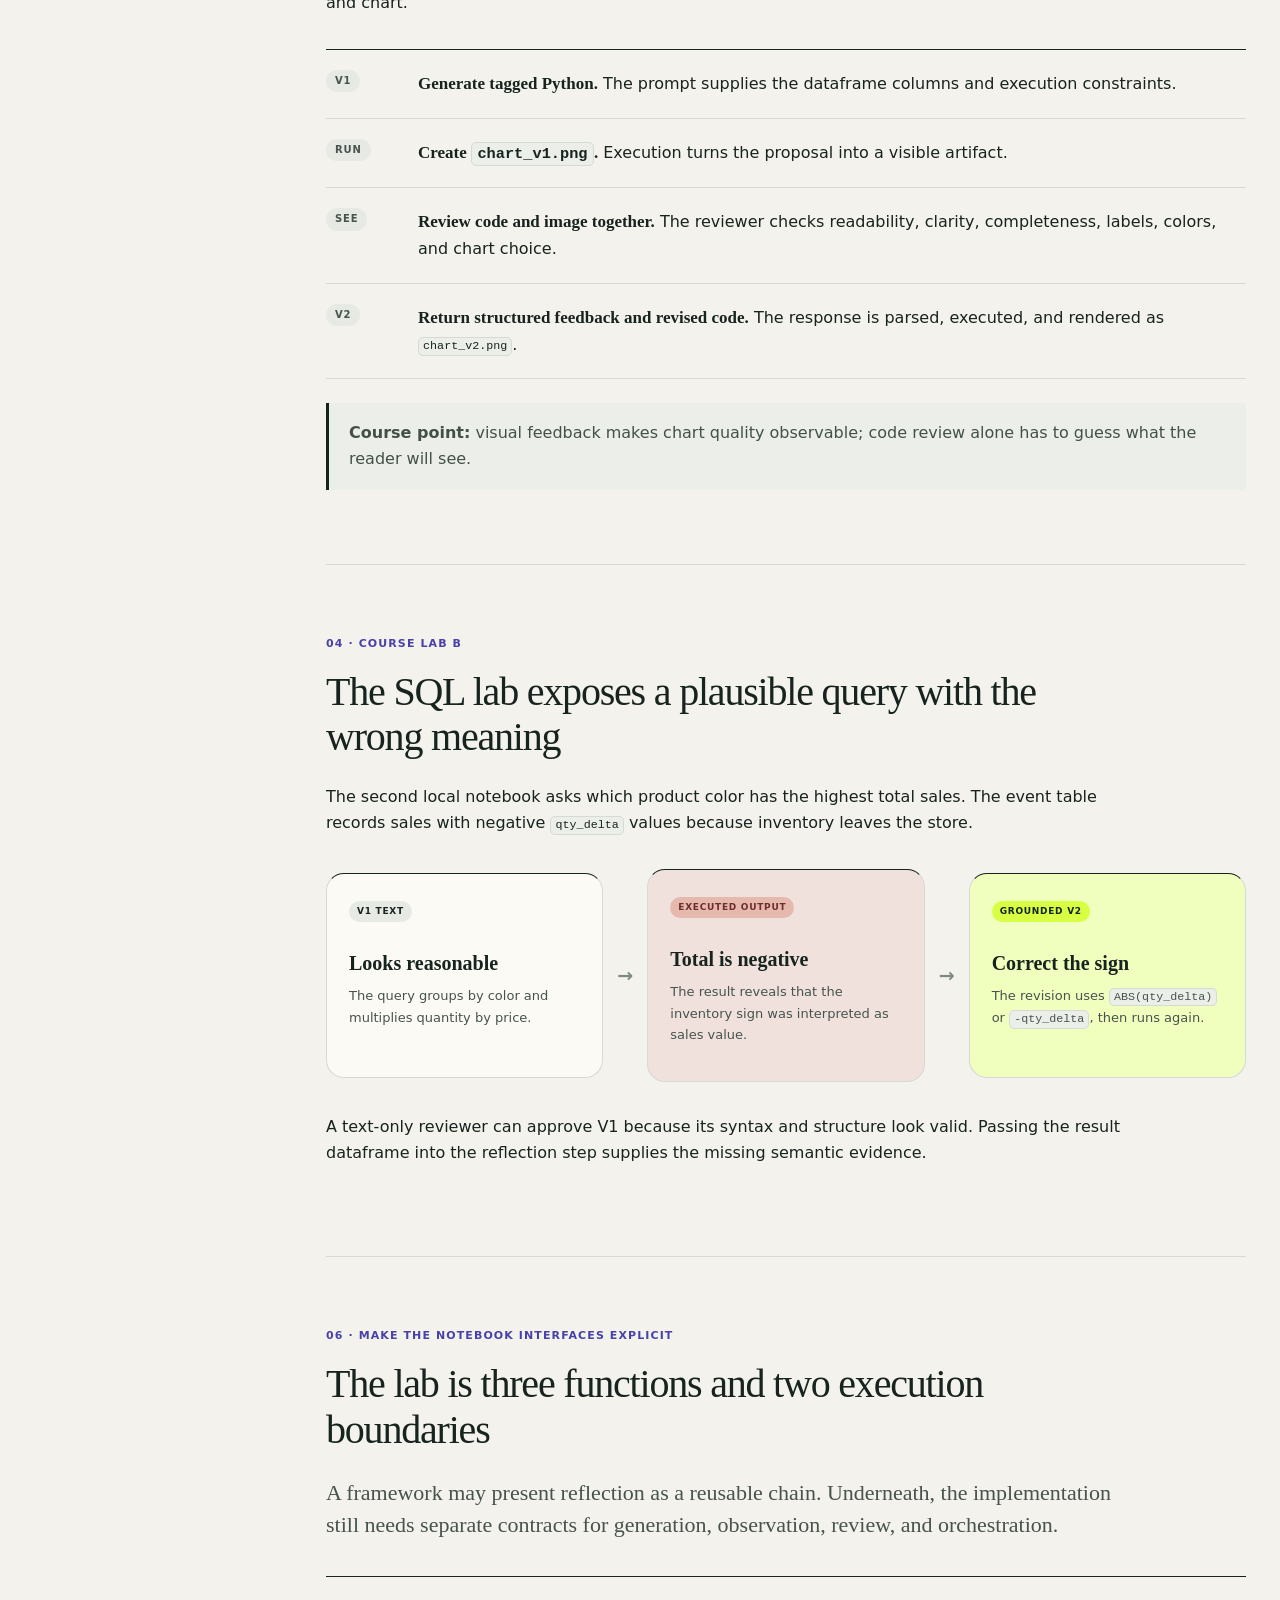
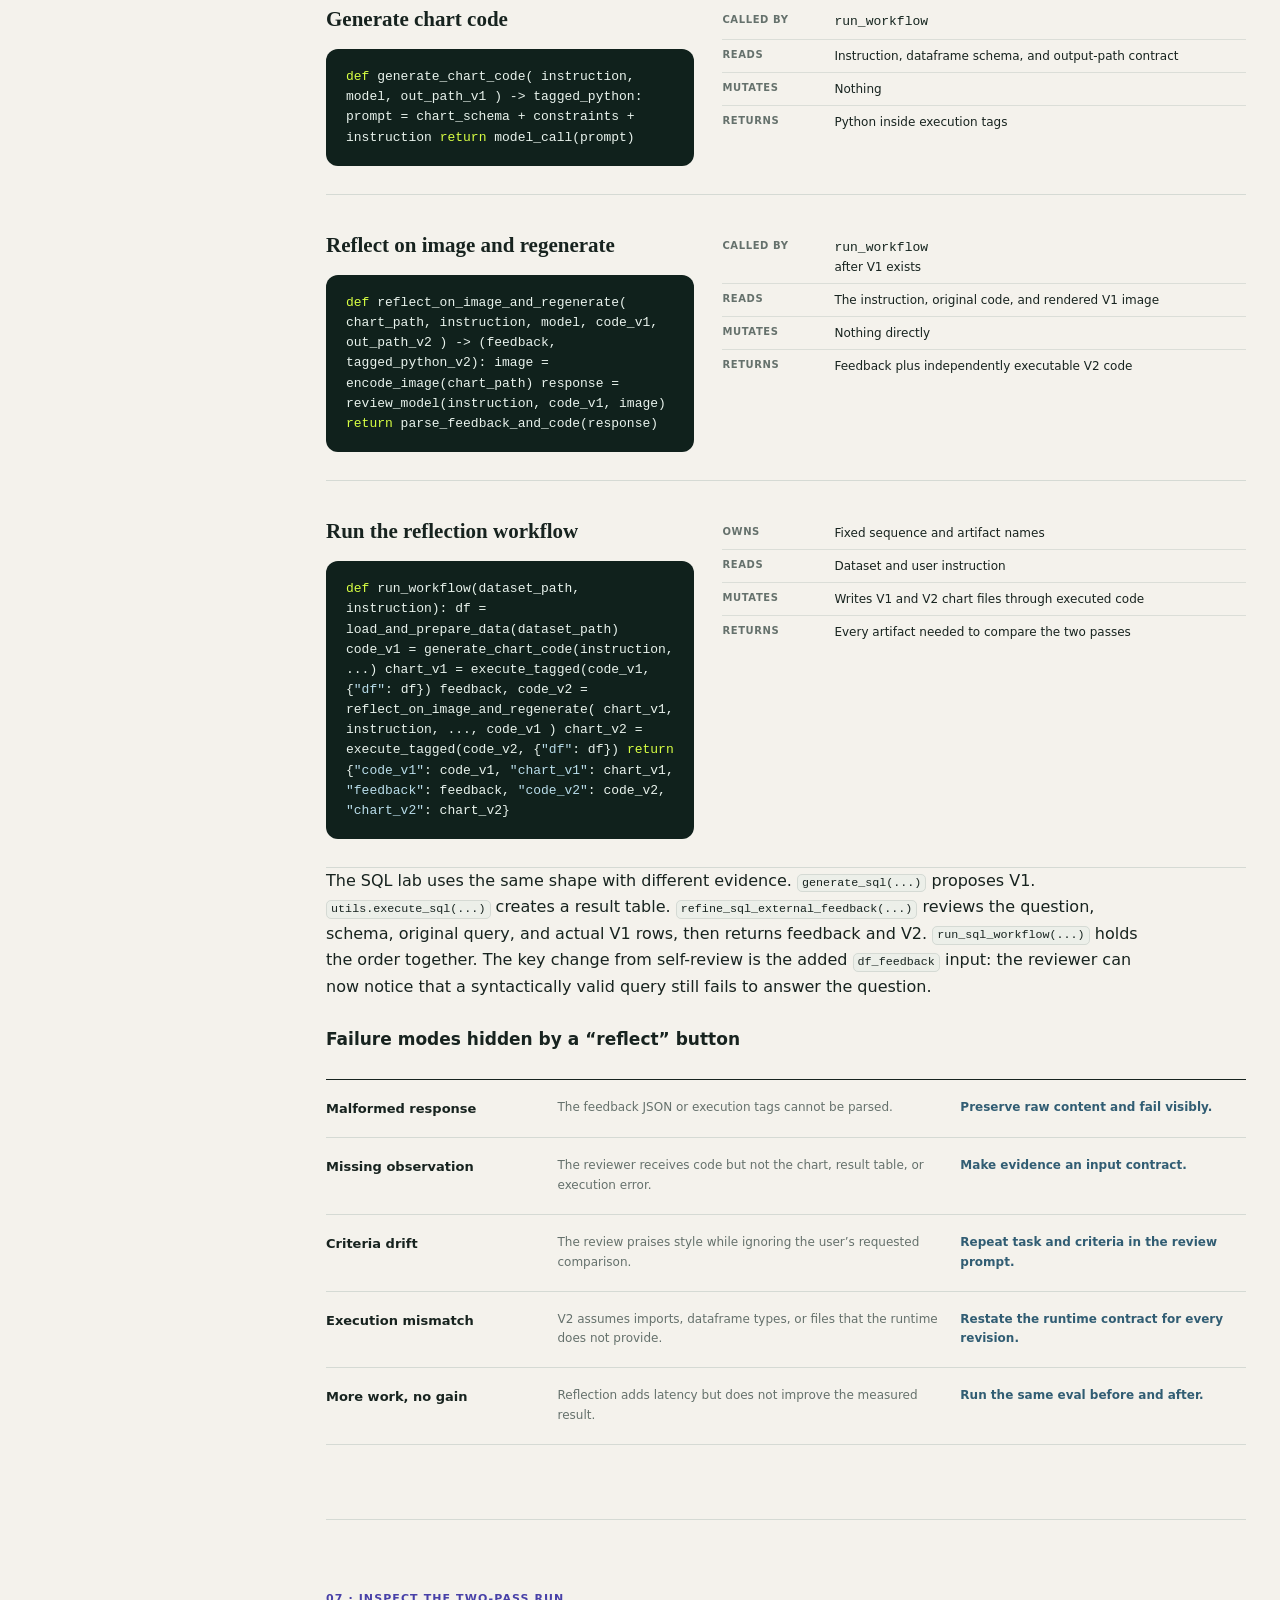
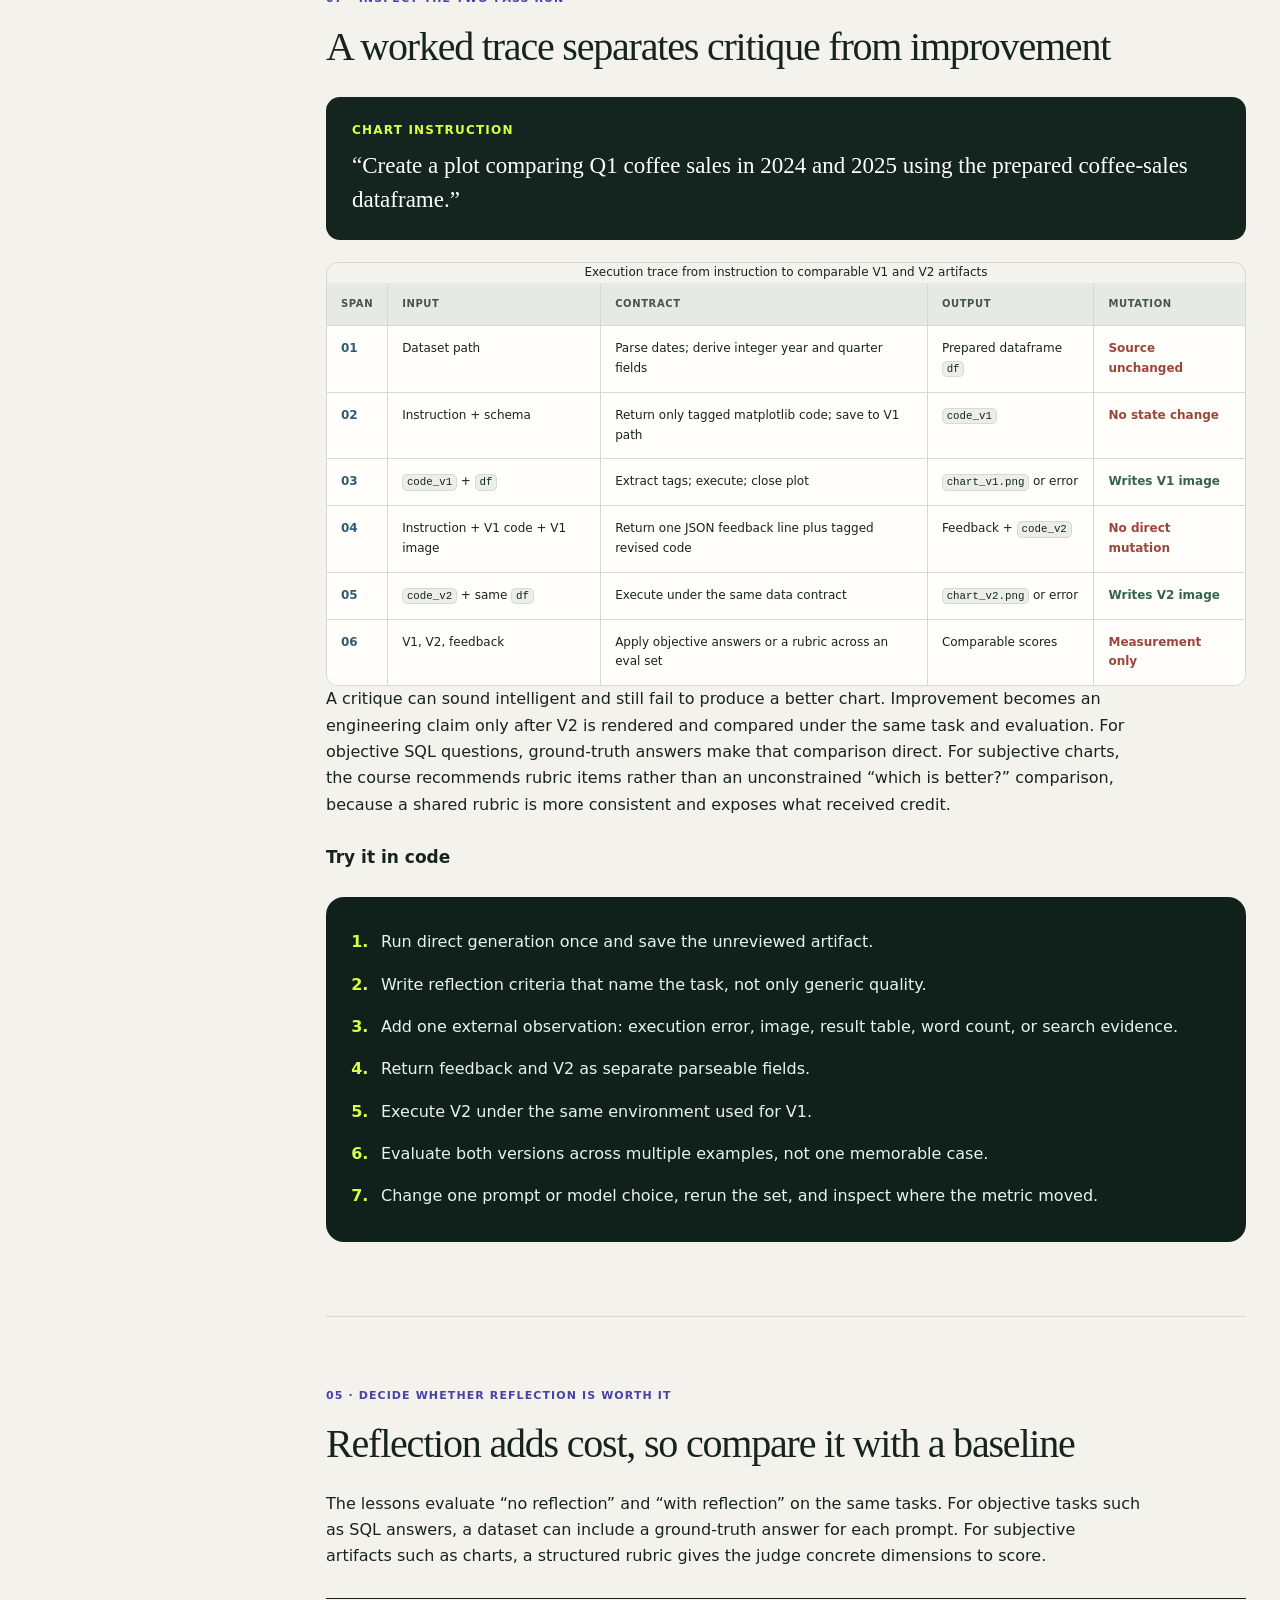
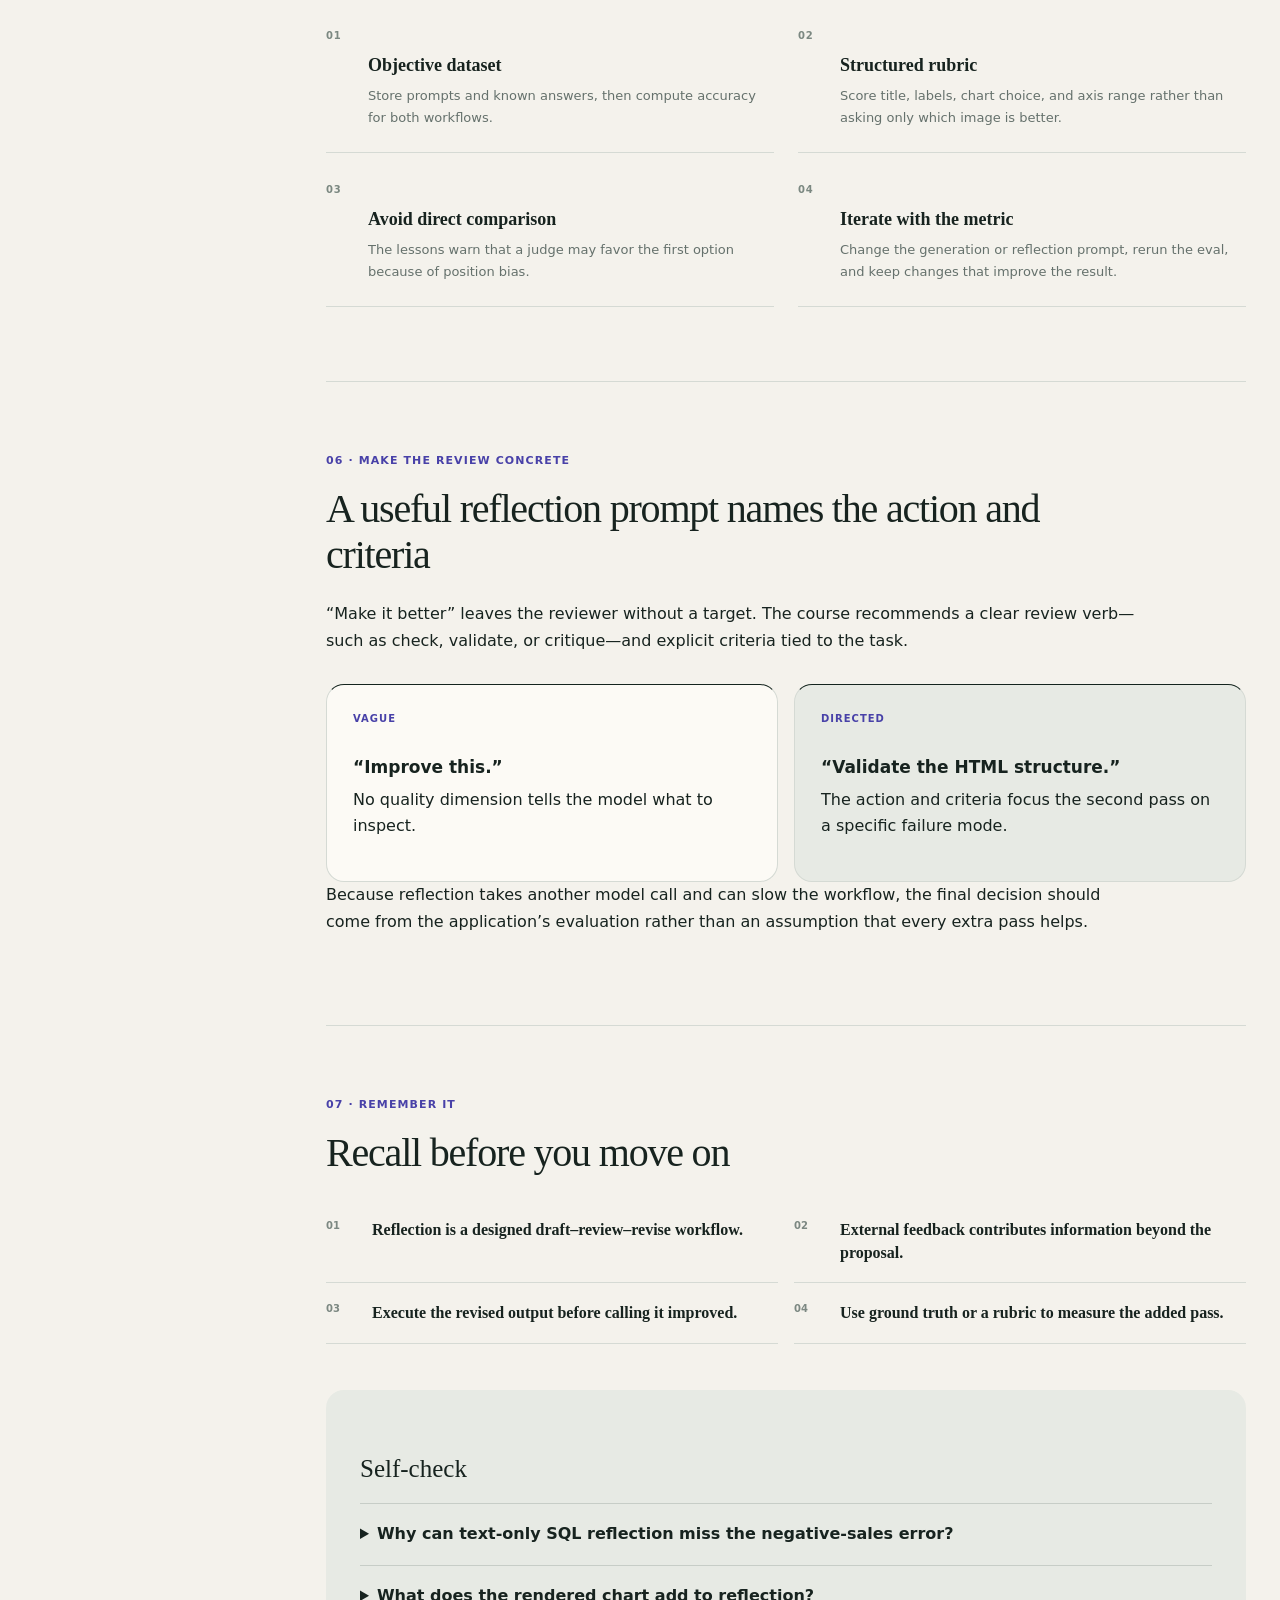
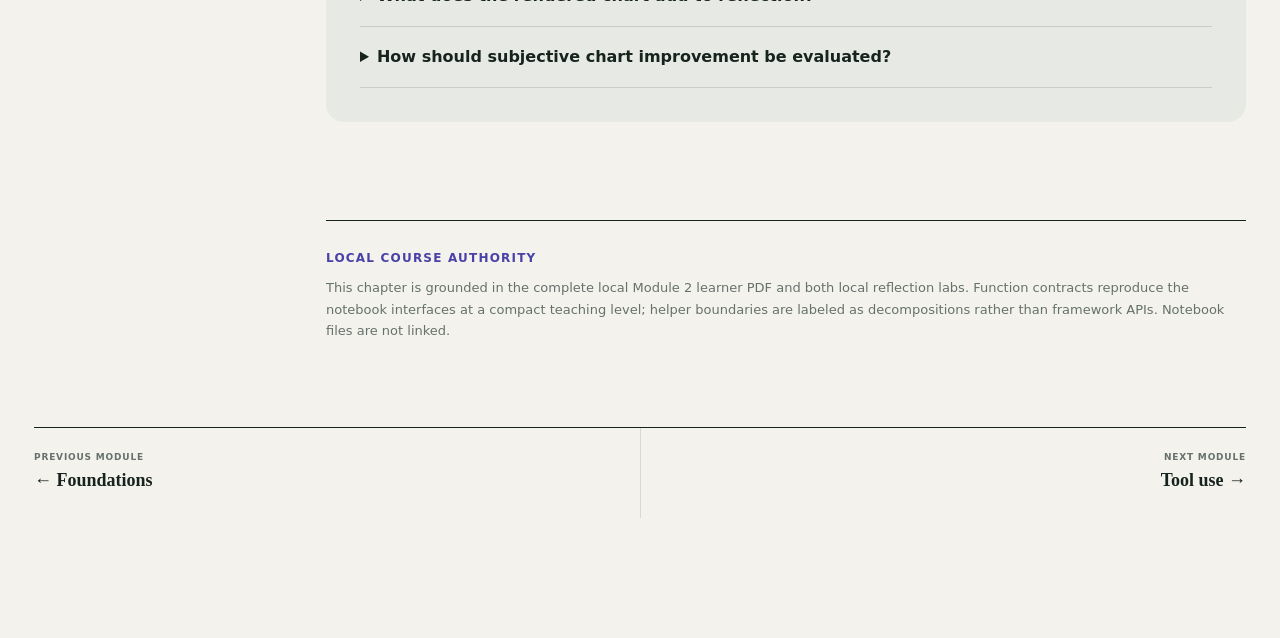
<file: archive/2026-09-05/chapters/module-2.html>
<!doctype html>
<html lang="en">
<head>
  <meta charset="utf-8"><meta name="viewport" content="width=device-width, initial-scale=1">
  <meta name="description" content="Module 2 notes on reflection, external feedback, chart and SQL workflows, and evaluating reflection.">
  <title>Reflection earns its extra pass · Agentic AI Learning Notes</title>
  <link rel="icon" href="data:image/svg+xml,%3Csvg xmlns='http://www.w3.org/2000/svg' viewBox='0 0 64 64'%3E%3Ccircle cx='32' cy='32' r='30' fill='%2314241e'/%3E%3Ctext x='32' y='39' text-anchor='middle' font-family='Arial,sans-serif' font-size='22' font-weight='700' fill='%23d8ff43'%3EAI%3C/text%3E%3C/svg%3E"><link rel="stylesheet" href="../styles.css"><link rel="stylesheet" href="module-5-deep-dive.css">
</head>
<body class="chapter-body deep-dive-body">
  <a class="skip-link" href="#chapter-content">Skip to chapter</a>
  <header class="site-header chapter-header"><a class="brand" href="../index.html" aria-label="Agentic AI learning notes home"><span class="brand-mark" aria-hidden="true">AI</span><span>Agentic AI · Learning Notes</span></a><a class="back-link" href="../index.html#module-2"><span aria-hidden="true">←</span> Module 2</a></header>
  <main class="page chapter-page deep-dive-page" id="chapter-content">
    <section class="chapter-hero deep-dive-hero" aria-labelledby="chapter-title">
      <div class="chapter-hero-copy"><nav class="breadcrumbs" aria-label="Breadcrumb"><a href="../index.html">Course</a><span aria-hidden="true">/</span><a href="../index.html#module-2">Module 2</a><span aria-hidden="true">/</span><span aria-current="page">Reflection</span></nav><p class="eyebrow">Module 2 · Reflection Design Pattern</p><h1 id="chapter-title">Reflection earns its extra pass.</h1><p>A reflection workflow generates a first version, reviews it against explicit criteria or external evidence, and uses that feedback to produce a stronger second version.</p></div>
      <aside class="chapter-hero-note" aria-label="Chapter details"><span class="note-number">M2</span><dl><div><dt>Focus</dt><dd>Generate → improve</dd></div><div><dt>Evidence</dt><dd>Lessons + two labs</dd></div><div><dt>Outcome</dt><dd>Evaluate the added step</dd></div></dl></aside>
    </section>
    <section class="chapter-thesis" aria-labelledby="thesis-title"><p class="kicker" id="thesis-title">The chapter in one sentence</p><p class="bigidea">Reflection is a deliberately designed second pass whose value should be judged by the improvement it produces, not by the fact that it adds more reasoning.</p></section>
    <div class="chapter-shell deep-dive-shell">
      <nav class="chapter-nav deep-nav" aria-label="On this page"><p class="kicker">On this page</p>
        <a href="#pattern"><span>01</span>Reflection boundary</a>
        <a href="#architecture"><span>02</span>Artifact loop</a>
        <a href="#feedback"><span>03</span>External feedback</a>
        <a href="#chart"><span>04</span>Chart workflow</a>
        <a href="#sql"><span>05</span>SQL workflow</a>
        <a href="#contracts"><span>06</span>Function contracts</a>
        <a href="#trace"><span>07</span>Worked trace</a>
        <a href="#evaluate"><span>08</span>Measure impact</a>
        <a href="#recall"><span>09</span>Build it yourself</a></nav>
      <article class="chapter-article deep-dive-article">
        <section class="section card" id="pattern" data-section-label="01 · A hard-coded second pass">
          <h2>Reflection is simple to add because the workflow is explicit</h2><p>The engineer decides that the application will draft, review, and rewrite. The model does not have to decide whether reflection should happen. The review can use the same model or a different model chosen for the checking step.</p>
          <figure class="lesson-figure lesson-figure-wide"><img src="../assets/reference/datawhale-agentic-ai-a93ab1d/m2-human-vs-agentic-reflection.png" alt="Course visual comparing a person revising an email with a hard-coded agentic workflow that writes a first draft, reflects, and returns an improved second draft." loading="lazy" decoding="async"><figcaption><span><strong>Reference visual · Lesson 2.1</strong> Human revision and the equivalent hard-coded agentic reflection step.</span><a href="https://github.com/datawhalechina/agentic-ai/blob/a93ab1d8546cca8b508a72f0f2c385777d5f1403/images/2.1.1.png">2.1.1.png at pinned commit <span aria-hidden="true">↗</span></a></figcaption></figure>
          <p>The lesson begins with familiar edits to an email—clarifying dates, correcting a typo, and adding a signature—then applies the same draft-and-review structure to model outputs such as code.</p>
        </section>

        <section class="section card" id="architecture" data-section-label="02 · Preserve every draft and observation">
          <h2>Reflection is an artifact loop, not a longer prompt</h2>
          <p class="lead">The system creates a first artifact, observes it through a feedback channel, and asks for a second artifact that is conditioned on both the original task and the observation.</p>
          <p>That structure is why reflection can help where direct generation stalls. The first model call does not need to be perfect. It needs to produce something concrete enough to inspect: code, a chart image, SQL, an email draft, or another candidate output. The review step then receives explicit criteria. When possible, it also receives external evidence, such as an execution error, rendered image, query result, word count, pattern match, or search result.</p>
          <p>The course chart lab makes the boundary visible. The generator returns tagged matplotlib code. Application code extracts and executes it against a prepared dataframe, producing <code>chart_v1.png</code>. The reviewer sees the image and original code, returns a JSON feedback field plus tagged refined code, and the application executes that code into <code>chart_v2.png</code>. The two images are not incidental files; they are the evidence that makes visual reflection possible.</p>

          <figure class="diagram" aria-labelledby="m2-context-title m2-context-caption">
            <div class="diagram-heading"><p class="diagram-title" id="m2-context-title">Reflection workflow boundary</p><p class="diagram-level">C4-style · system context</p></div>
            <div class="system-boundary">
              <span class="boundary-label">Generate, observe, revise system</span>
              <div class="diagram-row">
                <div class="c4-box external"><p class="owner">External person</p><strong>User instruction</strong><small>Task, data, and quality requirement</small></div>
                <span class="flow-arrow" aria-hidden="true">→</span>
                <div class="c4-box planner"><p class="owner">Generator model</p><strong>Draft producer</strong><small>Returns V1 code or content</small></div>
                <span class="flow-arrow" aria-hidden="true">→</span>
                <div class="c4-box guard"><p class="owner">Application</p><strong>Executor / renderer</strong><small>Produces output, image, or error</small></div>
                <span class="flow-arrow" aria-hidden="true">→</span>
                <div class="c4-box planner"><p class="owner">Reviewer model</p><strong>Critique + revision</strong><small>Reads V1 and observed evidence</small></div>
              </div>
              <div class="diagram-turn" aria-hidden="true">↓</div>
              <div class="diagram-row">
                <div class="c4-box output"><p class="owner">Application result</p><strong>V2 + feedback + trace</strong><small>Revised artifact and evidence of change</small></div>
              </div>
            </div>
            <figcaption id="m2-context-caption">The reflection call is downstream of an observation boundary. Without an executed query, rendered chart, or checker result, the reviewer is inspecting only the proposal.</figcaption>
          </figure>

          <h3>State and control placement</h3>
          <div class="component-flow">
            <div class="component-node"><span class="owner-label">Application</span><div><strong>Task context</strong><p>Loads the dataframe or database schema and fixes output paths.</p></div><code>instruction + schema</code></div>
            <div class="component-arrow" aria-hidden="true">↓</div>
            <div class="component-node"><span class="owner-label">Model</span><div><strong>V1 generation</strong><p>Creates the first candidate under tagged-output constraints.</p></div><code>context → code_v1</code></div>
            <div class="component-arrow" aria-hidden="true">↓</div>
            <div class="component-node"><span class="owner-label">Executor</span><div><strong>Observation</strong><p>Runs the candidate and stores a chart, SQL result, stdout, or error.</p></div><code>code_v1 → evidence_v1</code></div>
            <div class="component-arrow" aria-hidden="true">↓</div>
            <div class="component-node"><span class="owner-label">Reviewer model</span><div><strong>Reflection</strong><p>Applies named criteria to V1 plus its observed evidence.</p></div><code>task + V1 + evidence → feedback + V2</code></div>
            <div class="component-arrow" aria-hidden="true">↓</div>
            <div class="component-node"><span class="owner-label">Application</span><div><strong>Verification</strong><p>Executes V2 and preserves both versions for comparison.</p></div><code>V2 → evidence_v2</code></div>
          </div>
        </section>
        <section class="section card" id="feedback" data-section-label="02 · New evidence improves the review">
          <h2>External feedback can reveal what self-review cannot see</h2><p>Reviewing text alone may miss a failure that appears only when the output is used. The course therefore extends reflection with evidence from execution, a checker, a search result, a word counter, or another tool.</p>
          <figure class="lesson-figure"><img src="../assets/reference/datawhale-agentic-ai-a93ab1d/m2-reflection-external-feedback.png" alt="Course tool-flow diagram in which a model writes code, execution returns output or errors, and a second model pass uses that evidence to write improved code." loading="lazy" decoding="async"><figcaption><span><strong>Reference visual · Lesson 2.1</strong> Execution turns a draft into observable feedback for the revision step.</span><a href="https://github.com/datawhalechina/agentic-ai/blob/a93ab1d8546cca8b508a72f0f2c385777d5f1403/images/2.1.3.png">2.1.3.png at pinned commit <span aria-hidden="true">↗</span></a></figcaption></figure>
          <div class="contrast" aria-label="Self-review and external-feedback reflection"><div><p class="contrast-label">Self-review</p><h3>Inspect the proposal</h3><p>The model rereads the draft and looks for issues described in the review prompt.</p></div><div class="contrast-grounded"><p class="contrast-label">External feedback</p><h3>Inspect what happened</h3><p>The workflow adds information that was not available in the draft alone.</p></div></div>
        </section>
        <section class="section card" id="chart" data-section-label="03 · Course lab A">
          <h2>The chart lab lets the reviewer see the rendered artifact</h2><p>The first local notebook asks for a Q1 coffee-sales comparison between 2024 and 2025. A model writes matplotlib code, the workflow executes it, and a multimodal reviewer receives both the code and chart.</p>
          <ol class="case-steps"><li><span>V1</span><div><strong>Generate tagged Python.</strong> The prompt supplies the dataframe columns and execution constraints.</div></li><li><span>Run</span><div><strong>Create <code>chart_v1.png</code>.</strong> Execution turns the proposal into a visible artifact.</div></li><li><span>See</span><div><strong>Review code and image together.</strong> The reviewer checks readability, clarity, completeness, labels, colors, and chart choice.</div></li><li><span>V2</span><div><strong>Return structured feedback and revised code.</strong> The response is parsed, executed, and rendered as <code>chart_v2.png</code>.</div></li></ol>
          <div class="mental"><strong>Course point:</strong> visual feedback makes chart quality observable; code review alone has to guess what the reader will see.</div>
        </section>
        <section class="section card" id="sql" data-section-label="04 · Course lab B">
          <h2>The SQL lab exposes a plausible query with the wrong meaning</h2><p>The second local notebook asks which product color has the highest total sales. The event table records sales with negative <code>qty_delta</code> values because inventory leaves the store.</p>
          <div class="sql-story" aria-label="SQL workflow from plausible query to corrected result"><div class="sql-stage"><span class="status status-neutral">V1 text</span><h3>Looks reasonable</h3><p>The query groups by color and multiplies quantity by price.</p></div><div class="sql-arrow" aria-hidden="true">→</div><div class="sql-stage sql-stage-problem"><span class="status status-problem">Executed output</span><h3>Total is negative</h3><p>The result reveals that the inventory sign was interpreted as sales value.</p></div><div class="sql-arrow" aria-hidden="true">→</div><div class="sql-stage sql-stage-success"><span class="status status-success">Grounded V2</span><h3>Correct the sign</h3><p>The revision uses <code>ABS(qty_delta)</code> or <code>-qty_delta</code>, then runs again.</p></div></div>
          <p>A text-only reviewer can approve V1 because its syntax and structure look valid. Passing the result dataframe into the reflection step supplies the missing semantic evidence.</p>
        </section>

        <section class="section card" id="contracts" data-section-label="06 · Make the notebook interfaces explicit">
          <h2>The lab is three functions and two execution boundaries</h2>
          <p class="lead">A framework may present reflection as a reusable chain. Underneath, the implementation still needs separate contracts for generation, observation, review, and orchestration.</p>

          <div class="contract-list">
            <section class="contract" aria-labelledby="m2-generate-title"><div><h3 id="m2-generate-title">Generate chart code</h3><pre class="code-contract"><code><span class="keyword">def</span> generate_chart_code(
    instruction, model, out_path_v1
) -&gt; tagged_python:
    prompt = chart_schema + constraints + instruction
    <span class="keyword">return</span> model_call(prompt)</code></pre></div><dl><div><dt>Called by</dt><dd><code>run_workflow</code></dd></div><div><dt>Reads</dt><dd>Instruction, dataframe schema, and output-path contract</dd></div><div><dt>Mutates</dt><dd>Nothing</dd></div><div><dt>Returns</dt><dd>Python inside execution tags</dd></div></dl></section>
            <section class="contract" aria-labelledby="m2-reflect-title"><div><h3 id="m2-reflect-title">Reflect on image and regenerate</h3><pre class="code-contract"><code><span class="keyword">def</span> reflect_on_image_and_regenerate(
    chart_path, instruction, model, code_v1, out_path_v2
) -&gt; (feedback, tagged_python_v2):
    image = encode_image(chart_path)
    response = review_model(instruction, code_v1, image)
    <span class="keyword">return</span> parse_feedback_and_code(response)</code></pre></div><dl><div><dt>Called by</dt><dd><code>run_workflow</code> after V1 exists</dd></div><div><dt>Reads</dt><dd>The instruction, original code, and rendered V1 image</dd></div><div><dt>Mutates</dt><dd>Nothing directly</dd></div><div><dt>Returns</dt><dd>Feedback plus independently executable V2 code</dd></div></dl></section>
            <section class="contract" aria-labelledby="m2-run-title"><div><h3 id="m2-run-title">Run the reflection workflow</h3><pre class="code-contract"><code><span class="keyword">def</span> run_workflow(dataset_path, instruction):
    df = load_and_prepare_data(dataset_path)
    code_v1 = generate_chart_code(instruction, ...)
    chart_v1 = execute_tagged(code_v1, {<span class="value">"df"</span>: df})
    feedback, code_v2 = reflect_on_image_and_regenerate(
        chart_v1, instruction, ..., code_v1
    )
    chart_v2 = execute_tagged(code_v2, {<span class="value">"df"</span>: df})
    <span class="keyword">return</span> {<span class="value">"code_v1"</span>: code_v1,
            <span class="value">"chart_v1"</span>: chart_v1,
            <span class="value">"feedback"</span>: feedback,
            <span class="value">"code_v2"</span>: code_v2,
            <span class="value">"chart_v2"</span>: chart_v2}</code></pre></div><dl><div><dt>Owns</dt><dd>Fixed sequence and artifact names</dd></div><div><dt>Reads</dt><dd>Dataset and user instruction</dd></div><div><dt>Mutates</dt><dd>Writes V1 and V2 chart files through executed code</dd></div><div><dt>Returns</dt><dd>Every artifact needed to compare the two passes</dd></div></dl></section>
          </div>

          <p>The SQL lab uses the same shape with different evidence. <code>generate_sql(...)</code> proposes V1. <code>utils.execute_sql(...)</code> creates a result table. <code>refine_sql_external_feedback(...)</code> reviews the question, schema, original query, and actual V1 rows, then returns feedback and V2. <code>run_sql_workflow(...)</code> holds the order together. The key change from self-review is the added <code>df_feedback</code> input: the reviewer can now notice that a syntactically valid query still fails to answer the question.</p>

          <h3>Failure modes hidden by a “reflect” button</h3>
          <div class="mapping-list">
            <div class="mapping-row"><strong>Malformed response</strong><p>The feedback JSON or execution tags cannot be parsed.</p><p class="framework-label">Preserve raw content and fail visibly.</p></div>
            <div class="mapping-row"><strong>Missing observation</strong><p>The reviewer receives code but not the chart, result table, or execution error.</p><p class="framework-label">Make evidence an input contract.</p></div>
            <div class="mapping-row"><strong>Criteria drift</strong><p>The review praises style while ignoring the user’s requested comparison.</p><p class="framework-label">Repeat task and criteria in the review prompt.</p></div>
            <div class="mapping-row"><strong>Execution mismatch</strong><p>V2 assumes imports, dataframe types, or files that the runtime does not provide.</p><p class="framework-label">Restate the runtime contract for every revision.</p></div>
            <div class="mapping-row"><strong>More work, no gain</strong><p>Reflection adds latency but does not improve the measured result.</p><p class="framework-label">Run the same eval before and after.</p></div>
          </div>
        </section>

        <section class="section card" id="trace" data-section-label="07 · Inspect the two-pass run">
          <h2>A worked trace separates critique from improvement</h2>
          <div class="trace-request"><p class="kicker">Chart instruction</p><blockquote>“Create a plot comparing Q1 coffee sales in 2024 and 2025 using the prepared coffee-sales dataframe.”</blockquote></div>
          <div class="table-wrap">
            <table class="trace-table">
              <caption>Execution trace from instruction to comparable V1 and V2 artifacts</caption>
              <thead><tr><th>Span</th><th>Input</th><th>Contract</th><th>Output</th><th>Mutation</th></tr></thead>
              <tbody>
                <tr><td>01</td><td>Dataset path</td><td>Parse dates; derive integer year and quarter fields</td><td>Prepared dataframe <code>df</code></td><td class="no-mutation">Source unchanged</td></tr>
                <tr><td>02</td><td>Instruction + schema</td><td>Return only tagged matplotlib code; save to V1 path</td><td><code>code_v1</code></td><td class="no-mutation">No state change</td></tr>
                <tr><td>03</td><td><code>code_v1</code> + <code>df</code></td><td>Extract tags; execute; close plot</td><td><code>chart_v1.png</code> or error</td><td class="mutation">Writes V1 image</td></tr>
                <tr><td>04</td><td>Instruction + V1 code + V1 image</td><td>Return one JSON feedback line plus tagged revised code</td><td>Feedback + <code>code_v2</code></td><td class="no-mutation">No direct mutation</td></tr>
                <tr><td>05</td><td><code>code_v2</code> + same <code>df</code></td><td>Execute under the same data contract</td><td><code>chart_v2.png</code> or error</td><td class="mutation">Writes V2 image</td></tr>
                <tr><td>06</td><td>V1, V2, feedback</td><td>Apply objective answers or a rubric across an eval set</td><td>Comparable scores</td><td class="no-mutation">Measurement only</td></tr>
              </tbody>
            </table>
          </div>
          <p>A critique can sound intelligent and still fail to produce a better chart. Improvement becomes an engineering claim only after V2 is rendered and compared under the same task and evaluation. For objective SQL questions, ground-truth answers make that comparison direct. For subjective charts, the course recommends rubric items rather than an unconstrained “which is better?” comparison, because a shared rubric is more consistent and exposes what received credit.</p>

          <h3>Try it in code</h3>
          <ol class="try-sequence">
            <li>Run direct generation once and save the unreviewed artifact.</li>
            <li>Write reflection criteria that name the task, not only generic quality.</li>
            <li>Add one external observation: execution error, image, result table, word count, or search evidence.</li>
            <li>Return feedback and V2 as separate parseable fields.</li>
            <li>Execute V2 under the same environment used for V1.</li>
            <li>Evaluate both versions across multiple examples, not one memorable case.</li>
            <li>Change one prompt or model choice, rerun the set, and inspect where the metric moved.</li>
          </ol>
        </section>
        <section class="section card" id="evaluate" data-section-label="05 · Decide whether reflection is worth it">
          <h2>Reflection adds cost, so compare it with a baseline</h2><p>The lessons evaluate “no reflection” and “with reflection” on the same tasks. For objective tasks such as SQL answers, a dataset can include a ground-truth answer for each prompt. For subjective artifacts such as charts, a structured rubric gives the judge concrete dimensions to score.</p>
          <div class="principles"><article><span>01</span><h3>Objective dataset</h3><p>Store prompts and known answers, then compute accuracy for both workflows.</p></article><article><span>02</span><h3>Structured rubric</h3><p>Score title, labels, chart choice, and axis range rather than asking only which image is better.</p></article><article><span>03</span><h3>Avoid direct comparison</h3><p>The lessons warn that a judge may favor the first option because of position bias.</p></article><article><span>04</span><h3>Iterate with the metric</h3><p>Change the generation or reflection prompt, rerun the eval, and keep changes that improve the result.</p></article></div>
        </section>
        <section class="section card" id="prompts" data-section-label="06 · Make the review concrete">
          <h2>A useful reflection prompt names the action and criteria</h2><p>“Make it better” leaves the reviewer without a target. The course recommends a clear review verb—such as check, validate, or critique—and explicit criteria tied to the task.</p>
          <div class="contrast" aria-label="Weak and useful reflection prompts"><div><p class="contrast-label">Vague</p><h3>“Improve this.”</h3><p>No quality dimension tells the model what to inspect.</p></div><div class="contrast-grounded"><p class="contrast-label">Directed</p><h3>“Validate the HTML structure.”</h3><p>The action and criteria focus the second pass on a specific failure mode.</p></div></div>
          <p>Because reflection takes another model call and can slow the workflow, the final decision should come from the application’s evaluation rather than an assumption that every extra pass helps.</p>
        </section>
        <section class="section card recall-section" id="recall" data-section-label="07 · Remember it">
          <h2>Recall before you move on</h2><div class="recall"><div class="r"><span class="num">01</span><strong>Reflection is a designed draft–review–revise workflow.</strong></div><div class="r"><span class="num">02</span><strong>External feedback contributes information beyond the proposal.</strong></div><div class="r"><span class="num">03</span><strong>Execute the revised output before calling it improved.</strong></div><div class="r"><span class="num">04</span><strong>Use ground truth or a rubric to measure the added pass.</strong></div></div>
          <div class="self-check"><h3>Self-check</h3><details><summary>Why can text-only SQL reflection miss the negative-sales error?</summary><p>The query is syntactically valid and appears to follow the schema. Its executed negative total reveals the sign convention that the text review missed.</p></details><details><summary>What does the rendered chart add to reflection?</summary><p>It exposes the actual chart type, labels, colors, readability, and composition for the reviewer to inspect.</p></details><details><summary>How should subjective chart improvement be evaluated?</summary><p>Use a rubric with explicit dimensions and score each chart, rather than relying only on a direct A-versus-B preference.</p></details></div>
        </section>
        <section class="source-note" aria-labelledby="sources-title"><p class="kicker" id="sources-title">Local course authority</p><p>This chapter is grounded in the complete local Module 2 learner PDF and both local reflection labs. Function contracts reproduce the notebook interfaces at a compact teaching level; helper boundaries are labeled as decompositions rather than framework APIs. Notebook files are not linked.</p></section>
      </article>
    </div>
    <nav class="chapter-pagination" aria-label="Chapter navigation"><a href="module-1.html"><span>Previous module</span><strong>← Foundations</strong></a><a class="next" href="module-3.html"><span>Next module</span><strong>Tool use →</strong></a></nav>
  </main>
</body>
</html>
</file>
<file: styles.css>
*{box-sizing:border-box}html{scroll-behavior:smooth}body{margin:0;font-family:Inter,ui-sans-serif,system-ui,-apple-system,BlinkMacSystemFont,"Segoe UI",sans-serif;text-rendering:optimizeLegibility}a{color:inherit}.skip-link{position:fixed;top:10px;left:10px;z-index:30;padding:10px 15px;background:#173e32;color:white;transform:translateY(-150%)}.skip-link:focus{transform:translateY(0)}.sr-only{position:absolute;width:1px;height:1px;overflow:hidden;clip:rect(0,0,0,0);white-space:nowrap}
:root{--paper:#fbfaf6;--forest:#173e32;--text:#24372f;--quiet:#59685f;--rule:#dce1d8;--mint:#eaf1e7;--lime:#dcf492;--mono:ui-monospace,SFMono-Regular,Consolas,monospace}
body{background:var(--paper);color:var(--text);font-size:16px;line-height:1.75}button,input,select{font:inherit}button,a,summary{-webkit-tap-highlight-color:transparent}button{cursor:pointer}a{text-underline-offset:4px}button:focus-visible,a:focus-visible,summary:focus-visible,select:focus-visible{outline:3px solid #587b26;outline-offset:4px}::selection{background:var(--lime);color:var(--forest)}
.topbar{height:70px;border-bottom:1px solid var(--rule);display:flex;align-items:center;justify-content:space-between;padding:0 34px;position:sticky;top:0;background:rgba(251,250,246,.97);z-index:10;gap:20px}.notebook-brand{display:flex;align-items:center;gap:12px;text-decoration:none;font-size:15px;font-weight:650;letter-spacing:-.3px}.brand-symbol{height:32px;width:32px;display:grid;place-items:center;background:var(--forest);color:var(--lime);border-radius:8px;font-family:Georgia,serif;font-size:21px}.topbar-right{display:flex;gap:22px;align-items:center;font-size:13px}.edition{color:var(--quiet);border-left:1px solid var(--rule);padding-left:22px}.reading-progress{height:2px;background:var(--forest);position:absolute;bottom:-1px;left:0;width:0}
.layout{max-width:1400px;margin:auto;display:grid;grid-template-columns:246px minmax(0,1fr)}.sidebar{position:sticky;top:70px;height:calc(100vh - 70px);padding:36px 24px 22px 30px;border-right:1px solid var(--rule);overflow-y:auto;display:flex;flex-direction:column}.side-caption,.eyebrow,.section-kicker,.panel-label{font-family:var(--mono);font-size:12px;letter-spacing:.1em;text-transform:uppercase;color:var(--quiet)}.side-caption{margin:0 0 18px}.course-name{font-family:Georgia,serif;font-size:23px;line-height:1.3;margin:0 0 26px}.toc{display:grid;gap:5px}.toc a{display:flex;align-items:center;gap:12px;padding:10px 12px;text-decoration:none;font-size:14px;line-height:1.4;border-radius:5px;color:var(--quiet)}.toc a span{font-family:var(--mono);font-size:12px;color:#7a877e}.toc a:hover{background:#eff1e9}.toc a[aria-current=true]{background:var(--forest);color:white}.toc a[aria-current=true] span{color:var(--lime)}.side-bottom{margin-top:auto;padding-top:35px;font-size:13px;color:var(--quiet)}.side-bottom p{line-height:1.5}.side-bottom a{display:block;margin-top:12px}.mobile-toc{display:none}
.reading{min-width:0;padding:47px clamp(28px,5vw,76px) 70px;max-width:1040px}.chapter-intro{padding-bottom:32px;border-bottom:1px solid var(--rule)}.crumb{font-size:13px;color:var(--quiet);margin:0 0 30px}.crumb span{margin:0 10px;color:#8a958b}.eyebrow{display:flex;align-items:center;gap:10px;margin:0 0 15px}.eyebrow:before{content:'';width:7px;height:7px;border-radius:50%;background:#668844}.chapter-intro h1{font-family:Georgia,'Times New Roman',serif;font-weight:400;font-size:clamp(38px,4.8vw,62px);line-height:1.08;letter-spacing:-2px;margin:0 0 22px;max-width:760px}.intro-text{font-size:19px;line-height:1.65;color:var(--quiet);max-width:660px;margin:0 0 24px}.chapter-meta{display:flex;gap:18px;flex-wrap:wrap;font-size:13px;color:var(--quiet)}.chapter-meta span+span{border-left:1px solid var(--rule);padding-left:18px}.outcome{display:flex;gap:15px;background:var(--mint);padding:18px 22px;margin:28px 0 0;border-radius:6px}.outcome .arrow{font-size:22px;color:var(--forest)}.outcome p{margin:0;font-size:15px}.outcome strong{display:block;font-size:14px;margin-bottom:3px}
.lesson{padding-top:49px;margin-top:4px;scroll-margin-top:98px}.section-kicker{margin:0 0 10px;color:#5e754d}.lesson h2{font-family:Georgia,serif;font-size:32px;line-height:1.22;font-weight:400;letter-spacing:-.7px;margin:0 0 20px}.lesson h3{font-size:19px;font-weight:650;margin:29px 0 12px;letter-spacing:-.25px}.lesson p{margin:0 0 18px}.lesson li{margin:7px 0}.lesson ul,.lesson ol{padding-left:22px}.lesson strong{font-weight:650}.lesson code{font-size:.88em;color:#325446;background:#eef1e9;padding:2px 5px;border-radius:4px}.definition{font-family:Georgia,serif;font-size:24px;line-height:1.5;border-left:3px solid #759749;padding:4px 0 4px 22px;margin:24px 0}.note{border-left:2px solid #8c9e77;padding:2px 0 2px 18px;margin:23px 0;color:var(--quiet);font-size:15px}.note p:last-child{margin:0}.source-ref{font-size:12px;text-decoration:none;color:var(--quiet);border-bottom:1px dotted #8a968a;white-space:nowrap}.margin-word{color:#53704a}.subtle{font-size:14px;color:var(--quiet)}
.explorer{border:1px solid var(--rule);border-radius:10px;margin:25px 0;overflow:hidden;background:white}.explorer-head{display:flex;justify-content:space-between;align-items:center;padding:16px 20px;background:#f1f3ec;border-bottom:1px solid var(--rule);gap:14px}.explorer-head p{margin:0;font-size:13px}.segmented{display:flex;gap:3px;padding:3px;background:#e2e7db;border-radius:6px}.segmented button{border:0;background:transparent;color:#4d6052;font-size:13px;padding:6px 12px;border-radius:4px;white-space:nowrap}.segmented button[aria-pressed=true]{background:white;color:var(--forest);box-shadow:0 1px 3px #163a3220}.essay-body{padding:26px 22px}.flow{display:flex;align-items:stretch;gap:9px;list-style:none;padding:0!important;margin:0 0 22px}.flow li{flex:1;min-width:0;border:1px solid var(--rule);border-radius:5px;padding:14px 10px;position:relative;margin:0;background:var(--paper);line-height:1.4}.flow li:not(:last-child):after{content:'→';position:absolute;right:-11px;top:35%;z-index:1;font-size:14px;background:white;color:#6e8069}.flow b{display:block;font-size:14px}.flow small{font-family:var(--mono);display:block;font-size:12px;color:#60744e;margin-bottom:8px}.flow li.tool{background:var(--mint);border-color:#c3d0b9}.essay-body p{margin:0;color:var(--quiet);font-size:15px}.explorer-footer{border-top:1px solid var(--rule);padding:12px 20px;font-size:12px;color:var(--quiet);background:#fafbf7}
.check{border-top:1px solid var(--rule);border-bottom:1px solid var(--rule);padding:18px 0;margin:26px 0}.check .panel-label{font-size:12px;color:#627847;margin:0 0 8px}.check>p{font-size:16px;margin-bottom:10px}.check details{border:0}.check summary{font-size:14px;color:var(--forest);cursor:pointer;width:fit-content;font-weight:600}.check details p{margin:13px 0 0;font-size:15px;color:var(--quiet)}.data-table{width:100%;border-collapse:collapse;font-size:15px;margin:20px 0}.data-table th{text-align:left;padding:11px 12px;border-bottom:1px solid #aaba9f;font-size:12px;font-weight:500;text-transform:uppercase;letter-spacing:.04em;color:var(--quiet)}.data-table td{padding:14px 12px;vertical-align:top;border-bottom:1px solid var(--rule)}.data-table td:first-child{font-weight:600}.table-scroll{overflow-x:auto}.table-scroll .data-table{min-width:540px}.reason-list{list-style:none;padding:0!important;counter-reset:reason}.reason-list li{padding:13px 0 13px 45px;border-bottom:1px solid var(--rule);position:relative;margin:0;counter-increment:reason}.reason-list li:before{content:'0' counter(reason);position:absolute;left:0;top:16px;font-size:13px;font-family:var(--mono);color:#718361}.reason-list strong{display:block;margin-bottom:2px}.reason-list p{margin:0;color:var(--quiet);font-size:15px}
.email{border:1px solid var(--rule);border-radius:8px;overflow:hidden;margin:23px 0;background:white}.email-head{display:flex;gap:13px;align-items:center;padding:16px 20px;border-bottom:1px solid var(--rule)}.avatar{height:34px;width:34px;background:#e8edde;display:grid;place-items:center;border-radius:50%;font-size:12px;color:#4b6240}.email-head strong{display:block;font-size:14px}.email-head small{font-size:12px;color:var(--quiet)}.email-body{padding:20px 24px;font-size:16px}.email-body p{margin:0}.decompose{list-style:none;padding:0!important;border-left:1px solid #c0cfb6;margin:22px 0 22px 12px}.decompose li{position:relative;margin:0;padding:0 0 23px 26px}.decompose li:before{content:'';position:absolute;left:-5px;top:8px;width:9px;height:9px;border-radius:50%;background:#678348;border:2px solid var(--paper)}.decompose li:last-child{padding-bottom:0}.decompose b{display:block;font-size:16px}.decompose p{font-size:15px;margin:5px 0 0;color:var(--quiet)}.role{font:12px var(--mono);color:#597345;margin-left:10px;font-weight:400}
.trace-controls{display:flex;gap:12px;align-items:center;flex-wrap:wrap}.trace-controls label{font-size:13px;color:var(--quiet)}.trace-controls select{font-size:13px;max-width:100%;padding:6px 25px 6px 9px;border:1px solid #bbc8b4;background:white;color:var(--forest);border-radius:4px}.trace-stages{display:flex;gap:0;padding:18px 20px;border-bottom:1px solid var(--rule)}.trace-stages button{flex:1;border:0;border-bottom:2px solid #dae1d4;background:none;font-size:13px;color:var(--quiet);padding:10px 4px}.trace-stages button[aria-pressed=true]{border-color:var(--forest);color:var(--forest);font-weight:650;background:#f3f6ed}.trace-stages button:disabled{opacity:.4;cursor:not-allowed}.trace-detail{padding:24px}.trace-detail h3{margin:0 0 7px;font-size:20px}.trace-detail>p{font-size:15px;color:var(--quiet)}.io-grid{display:grid;grid-template-columns:1fr 1fr;gap:16px}.io-grid>div{min-width:0;background:#f5f7f0;border:1px solid #e2e7da;border-radius:5px;padding:15px}.io-grid .panel-label{font-size:12px;margin-bottom:10px}.io-grid pre{font:13px/1.7 var(--mono);margin:0;white-space:pre-wrap;overflow-wrap:anywhere;color:#284833}.trace-actions{display:flex;justify-content:space-between;align-items:center;padding:16px 20px;border-top:1px solid var(--rule);gap:12px}.trace-actions span{font-size:13px;color:var(--quiet)}.button{border:1px solid #bdcbb4;border-radius:5px;background:var(--forest);color:white;padding:8px 15px;font-size:14px;text-decoration:none;display:inline-flex;align-items:center;gap:12px}.button:hover{background:#285340}.button.secondary{background:transparent;color:var(--forest)}.button.secondary:hover{background:var(--mint)}
.code-panel{border-radius:8px;overflow:hidden;background:#182a24;margin:22px 0;color:#e3ebdc}.code-heading{background:#23372e;padding:11px 17px;display:flex;align-items:center;justify-content:space-between;font:12px var(--mono);gap:12px}.copy{background:transparent;border:1px solid #5a7162;border-radius:4px;color:#edf5e4;font:12px var(--mono);padding:5px 10px}.code-panel pre{padding:22px;margin:0;overflow:auto;font:14px/1.8 var(--mono);tab-size:4}.code-panel code{background:none;color:inherit;padding:0;border-radius:0;font:inherit}.code-panel .kw{color:#d7ed98}.code-panel .str{color:#b7d2ad}.code-panel .comment{color:#a0b7a8}.output{background:#eef3e8;border-left:3px solid #789453;padding:16px 20px;margin:0 0 20px}.output .panel-label{margin:0 0 9px}.output pre{font:13px/1.8 var(--mono);white-space:pre-wrap;overflow-wrap:anywhere;margin:0;color:#33523f}.download-row{display:flex;gap:18px;align-items:center;flex-wrap:wrap}.exercise{padding:24px;border:1px solid #c7d5b9;background:#f0f5e8;border-radius:8px;margin:24px 0}.exercise h3{margin:7px 0 12px}.exercise p{font-size:15px}.exercise details{margin-top:17px}.exercise summary{cursor:pointer;font-size:14px;font-weight:600}.exercise .panel-label{margin:0}.patterns{display:grid;grid-template-columns:1fr 1fr;gap:0 28px}.pattern{padding:19px 0;border-bottom:1px solid var(--rule)}.pattern .pattern-top{display:flex;justify-content:space-between;align-items:center;gap:12px}.pattern h3{margin:0;font-size:18px}.pattern small{font:12px var(--mono);color:var(--quiet)}.pattern p{font-size:15px;color:var(--quiet);margin:9px 0 0}.recall-list{border-top:1px solid var(--rule);margin:20px 0}.recall-list details{border-bottom:1px solid var(--rule);padding:16px 0}.recall-list summary{font-size:16px;cursor:pointer}.recall-list details p{color:var(--quiet);font-size:15px;margin:12px 0 0}.mastery{padding:22px;background:var(--forest);color:#f1f5e9;border-radius:8px}.mastery .panel-label{color:#d6e8a4}.mastery label{display:flex;gap:10px;align-items:flex-start;font-size:15px;margin:12px 0;cursor:pointer}.mastery input{accent-color:#def29d;margin-top:7px;width:16px;height:16px;flex-shrink:0}.mastery small{display:block;font-size:12px;color:#c1d0c1;margin-top:18px}.sources{margin-top:45px;border-top:1px solid var(--rule);padding-top:22px;font-size:14px;color:var(--quiet);scroll-margin-top:90px}.sources summary{cursor:pointer;font-weight:600}.sources li{margin:7px 0}.end-note{display:flex;justify-content:space-between;gap:20px;border-top:1px solid var(--rule);padding-top:24px;margin-top:30px;font-size:14px}.end-note span{display:block;font-size:12px;color:var(--quiet);margin-bottom:4px}.no-js{padding:14px;background:#edf2e3}.js-only{display:none}.js .js-only{display:initial}.js .no-js{display:none}
.js .segmented,.js .trace-controls,.js .trace-stages{display:flex}.js button.js-only{display:inline-flex}
@media(min-width:1450px){.reading{padding-right:95px}}
@media(max-width:1050px){.layout{grid-template-columns:205px minmax(0,1fr)}.sidebar{padding:28px 12px 22px 17px}.reading{padding:35px 32px}.topbar{padding:0 22px}.toc a{font-size:13px;padding:10px}.flow{flex-wrap:wrap}.flow li{flex-basis:28%}.flow li:after{display:none}.explorer-head{align-items:flex-start;flex-wrap:wrap}}
@media(max-width:760px){.topbar{height:61px;padding:0 18px}.topbar-right{gap:10px}.edition{display:none}.notebook-brand{font-size:14px}.layout{display:block}.sidebar{display:none}.reading{padding:27px 22px 45px;max-width:760px;margin:auto}.crumb{margin-bottom:22px}.chapter-intro h1{font-size:43px;letter-spacing:-1.4px}.intro-text{font-size:17px}.chapter-meta{gap:10px;font-size:12px}.chapter-meta span+span{padding-left:10px}.mobile-toc{display:block;border-bottom:1px solid var(--rule);padding:12px 20px;position:sticky;top:61px;background:var(--paper);z-index:9}.mobile-toc summary{font-size:14px;cursor:pointer}.mobile-toc nav{display:grid;grid-template-columns:1fr 1fr;padding:12px 0;gap:8px}.mobile-toc a{font-size:14px}.lesson{scroll-margin-top:125px;padding-top:37px}.lesson h2{font-size:29px}.io-grid{grid-template-columns:1fr}.trace-detail{padding:18px}.trace-stages{padding:12px}.trace-stages button{font-size:12px}.patterns{grid-template-columns:1fr}.flow li{flex-basis:40%}.flow li:last-child{flex-grow:0}.essay-body{padding:20px 16px}.definition{font-size:22px}.outcome{padding:16px}.code-panel pre{font-size:13px;padding:17px}.trace-actions{align-items:flex-start}.end-note{flex-direction:column}.exercise{padding:20px}.sources{scroll-margin-top:125px}}
@media(prefers-reduced-motion:reduce){html{scroll-behavior:auto}}
@media print{body{background:white;font-size:11pt}.topbar,.sidebar,.mobile-toc,.copy,.trace-actions,.download-row,.end-note,.reading-progress{display:none!important}.layout{display:block}.reading{padding:0;max-width:none}.chapter-intro h1{font-size:32pt}.lesson{padding-top:20px}.code-panel{background:#f4f4f4;color:#111;break-inside:avoid}.code-heading{background:#eee}.code-panel .kw,.code-panel .str,.code-panel .comment{color:#222}.explorer,.exercise,.mastery{break-inside:avoid}.mastery{background:#eee;color:#111}.mastery .panel-label,.mastery small{color:#333}.code-panel pre{white-space:pre-wrap}details>p,details>ul{display:block!important}.segmented{display:none}}

/* Course-wide additions to the approved notebook design. */
.brand-subtitle{font-weight:400;color:var(--quiet)}
.c4{margin:27px 0;border:1px solid var(--rule);border-radius:9px;background:#fff;overflow:hidden}
.c4-heading{display:flex;justify-content:space-between;gap:15px;align-items:center;padding:15px 20px;background:#f0f3ea;border-bottom:1px solid var(--rule)}
.c4-heading strong{font-size:15px}.c4-heading>span{font:12px var(--mono);color:var(--quiet);white-space:nowrap}
.context-layout{display:grid;grid-template-columns:minmax(110px,.85fr) minmax(145px,1.1fr) minmax(150px,1fr);gap:28px;align-items:center;padding:25px 20px}
.c4-person,.c4-subject,.c4-dependencies>div{padding:16px 12px;border-radius:6px;text-align:center;position:relative}
.c4-person{background:#e9ece6;border:1px solid #d2dace}.c4-person:after{content:'⇄';position:absolute;right:-24px;top:45%;color:#718664;font-size:20px}
.c4-subject{background:var(--forest);color:#f2f8e7;border:1px solid var(--forest)}.c4-subject:after{content:'⇄';position:absolute;right:-24px;top:45%;color:#718664;font-size:20px}
.c4 small{display:block;font:12px/1.5 var(--mono);margin-bottom:9px;color:var(--quiet)}.c4-subject small{color:#d2e8a9}
.c4-person strong,.c4-subject strong,.c4-dependencies strong{display:block;font-size:16px;line-height:1.4}
.c4 p{font-size:14px;line-height:1.6;margin:9px 0 0}.c4-dependencies{display:grid;gap:12px}.c4-dependencies>div{background:#f1f3ee;border:1px solid #d6ddcf}.c4-dependencies p{color:var(--quiet);font-size:13px}
.c4 figcaption{font-size:13px;color:var(--quiet);padding:15px 20px;border-top:1px solid var(--rule);line-height:1.6}
.c4-boundary{margin:20px;padding:18px;border:1px dashed #94ab82;border-radius:5px;background:#f9fbf5}.c4-boundary>.panel-label{margin:0 0 16px;font-size:12px}
.component-grid{display:grid;grid-template-columns:1fr 1fr;gap:14px;counter-reset:component;list-style:none;padding:0!important;margin:0}
.component-grid li{background:#edf2e5;border:1px solid #c8d5bd;border-radius:5px;margin:0;padding:16px;counter-increment:component;min-width:0}.component-grid li:before{content:'0' counter(component);float:right;font:12px var(--mono);color:#657c4e}.component-grid strong{display:block;font-size:16px;line-height:1.4}.component-grid code{display:block;font:12px/1.6 var(--mono);background:white;border:1px solid #d6dfcc;margin-top:12px;padding:8px;overflow-wrap:anywhere}
.library{width:min(1120px,calc(100% - 60px));margin:auto;padding:52px 0 35px}.library-intro{display:grid;grid-template-columns:1.7fr 1fr;gap:65px;align-items:center;padding-bottom:44px;border-bottom:1px solid var(--rule)}.library-intro h1{font-family:Georgia,serif;font-size:clamp(38px,4.5vw,60px);line-height:1.15;letter-spacing:-1.8px;font-weight:400;margin:17px 0 20px}.library-intro h1 em{font-weight:400;color:#53713e}.library-intro>div>p:last-child{font-size:18px;color:var(--quiet);max-width:470px}.library-note{border-left:1px solid #c5d2b7;padding:10px 0 10px 35px}.library-note ol{list-style:decimal-leading-zero;padding-left:29px;margin:18px 0 20px}.library-note li{padding:6px 0;font-size:16px}.library-note li::marker{font:12px var(--mono);color:#6c8651}.library-note .subtle{font-size:13px}
.library-section-head{display:flex;justify-content:space-between;align-items:center;gap:20px;margin:33px 0 12px}.library-section-head h2{font-family:Georgia,serif;font-size:25px;font-weight:400;margin:0}.library-section-head>span{font-size:13px;color:var(--quiet)}.library-row{display:grid;grid-template-columns:90px 1fr;gap:30px;padding:31px 22px;border-bottom:1px solid var(--rule);border-radius:6px;transition:background .2s}.library-row:hover{background:#f0f4e8}.library-number{font-family:Georgia,serif;font-size:43px;color:#789066;line-height:1.3}.library-copy .panel-label{margin:0 0 9px}.library-copy h2{font-family:Georgia,serif;font-size:32px;font-weight:400;line-height:1.25;margin:0 0 12px}.library-copy h2 a{display:flex;justify-content:space-between;align-items:center;text-decoration:none;gap:20px}.library-copy h2 a span{font-family:system-ui,sans-serif;font-size:26px;color:#708b54}.library-copy>p{font-size:16px;color:var(--quiet);max-width:760px;margin:0 0 18px}.library-row-meta{display:flex;gap:20px;flex-wrap:wrap;font-size:13px;color:#53664a}.library-row-meta>*+*{border-left:1px solid #cfd9c4;padding-left:20px}.library-practice{display:grid;grid-template-columns:1fr 1fr;gap:45px;background:var(--forest);color:#eff5e6;padding:35px 38px;border-radius:9px;margin:44px 0}.library-practice h2{font:30px/1.3 Georgia,serif;margin:12px 0}.library-practice .panel-label{color:#d7eba5}.library-practice p{font-size:16px;line-height:1.7;margin:0 0 20px}.library-practice .button{background:#dff19f;color:#183e31;border:0}.library-footer{display:flex;justify-content:space-between;gap:30px;padding-top:10px;color:var(--quiet);font-size:13px}.library-footer p{max-width:620px;margin:0}.library-footer>div{display:flex;flex-direction:column;gap:8px;white-space:nowrap}
@media(max-width:1050px){.context-layout{gap:20px;padding:20px 12px;grid-template-columns:minmax(100px,.85fr) minmax(110px,1fr) minmax(120px,1fr)}.c4-person:after,.c4-subject:after{right:-18px;font-size:16px}.c4-heading{flex-wrap:wrap}.c4-person strong,.c4-subject strong,.c4-dependencies strong{font-size:14px}.c4-person,.c4-subject,.c4-dependencies>div{padding:13px 9px}}
@media(max-width:760px){.brand-subtitle{display:none}.context-layout{grid-template-columns:1fr;gap:29px;padding:20px}.c4-person:after,.c4-subject:after{content:'↕';right:auto;left:calc(50% - 7px);top:auto;bottom:-29px;font-size:21px}.c4-person strong,.c4-subject strong,.c4-dependencies strong{font-size:16px}.component-grid{grid-template-columns:1fr}.c4-boundary{margin:15px;padding:13px}.c4-heading strong{font-size:14px}.library{width:calc(100% - 38px);padding-top:30px}.library-intro{grid-template-columns:1fr;gap:18px;padding-bottom:28px}.library-intro h1{font-size:41px;letter-spacing:-1.3px}.library-note{padding:12px 20px;background:#edf3e5;border-left:2px solid #9bb47b}.library-note ol{display:grid;grid-template-columns:1fr 1fr;column-gap:22px;margin:12px 0}.library-note li{font-size:14px}.library-section-head{align-items:flex-start;flex-direction:column;gap:5px}.library-row{grid-template-columns:40px 1fr;gap:15px;padding:24px 2px}.library-number{font-size:30px}.library-copy h2{font-size:27px}.library-row-meta{gap:9px;font-size:12px}.library-row-meta>*+*{padding-left:9px}.library-practice{grid-template-columns:1fr;gap:15px;padding:25px}.library-footer{flex-direction:column;gap:17px}}
@media print{.c4,.library-row{break-inside:avoid}.library-note,.library-row-meta,.library-footer{display:none}.library{width:100%;padding:0}.library-intro{display:block}.c4-subject{background:#eee;color:#111}.c4-subject small{color:#333}}
</file>
<file: archive/2026-09-05/styles.css>
:root {
  --bg: #f4f2ec;
  --surface: #fffefa;
  --surface-soft: #e7eae4;
  --surface-muted: #ecefe9;
  --ink: #17231f;
  --ink-soft: #46534e;
  --muted: #65716c;
  --line: #d5dad4;
  --accent: #d8ff43;
  --accent-soft: #f0ffbd;
  --accent-line: #b7cf34;
  --deep: #14241e;
  --indigo: #4841a8;
  --danger: #9b463b;
  --danger-soft: #f1e1dc;
  --success: #35634e;
  --font-display: Georgia, "Times New Roman", serif;
  --font-sans: Inter, ui-sans-serif, system-ui, -apple-system, BlinkMacSystemFont, "Segoe UI", sans-serif;
  --content-width: 1180px;
  --radius: 18px;
}

* { box-sizing: border-box; }
html { scroll-behavior: smooth; }

body {
  margin: 0;
  background: var(--bg);
  color: var(--ink);
  font-family: var(--font-sans);
  line-height: 1.65;
  text-rendering: optimizeLegibility;
}

a { color: inherit; }
a:focus-visible,
summary:focus-visible { outline: 3px solid #778c00; outline-offset: 4px; }

.skip-link {
  position: fixed;
  top: 12px;
  left: 12px;
  z-index: 20;
  padding: 10px 14px;
  border-radius: 8px;
  background: var(--deep);
  color: white;
  font-size: 13px;
  font-weight: 800;
  text-decoration: none;
  transform: translateY(-160%);
}

.skip-link:focus { transform: translateY(0); }

.site-header {
  width: min(var(--content-width), calc(100% - 48px));
  min-height: 78px;
  margin: 0 auto;
  display: flex;
  align-items: center;
  justify-content: space-between;
  gap: 24px;
}

.site-header-home,
.chapter-header { border-bottom: 1px solid var(--line); }

.brand {
  display: inline-flex;
  align-items: center;
  gap: 11px;
  color: var(--deep);
  font-size: 14px;
  font-weight: 800;
  letter-spacing: -.01em;
  text-decoration: none;
}

.brand-mark {
  width: 36px;
  height: 36px;
  display: grid;
  place-items: center;
  flex: 0 0 auto;
  border-radius: 50%;
  background: var(--deep);
  color: var(--accent);
  font-size: 12px;
  letter-spacing: .04em;
}

.edition-label,
.back-link { color: var(--muted); font-size: 13px; font-weight: 750; }

.back-link {
  display: inline-flex;
  align-items: center;
  gap: 10px;
  color: var(--deep);
  text-decoration: none;
}

.back-link span {
  width: 28px;
  height: 28px;
  display: grid;
  place-items: center;
  border: 1px solid var(--line);
  border-radius: 50%;
  transition: background-color .18s ease, border-color .18s ease, transform .18s ease;
}

.back-link:hover span { border-color: var(--accent-line); background: var(--accent); transform: translateX(-2px); }

.home-body,
.chapter-body {
  min-height: 100vh;
  background: radial-gradient(circle at 84% 5%, rgba(216, 255, 67, .14), transparent 23rem), var(--bg);
}

.home-body main,
.home-footer { width: min(var(--content-width), calc(100% - 48px)); margin: 0 auto; }

.home-hero {
  min-height: 560px;
  display: grid;
  grid-template-columns: minmax(0, 1.7fr) minmax(260px, .7fr);
  gap: 7vw;
  align-items: center;
  padding: 80px 0 88px;
  border-bottom: 1px solid var(--line);
}

.home-hero-content { max-width: 810px; }
.eyebrow { margin: 0; color: #59665f; font-size: 12px; font-weight: 850; letter-spacing: .14em; text-transform: uppercase; }

.home-hero h1,
.chapter-hero h1 {
  margin: 18px 0 24px;
  font-family: var(--font-display);
  font-size: clamp(54px, 6.4vw, 88px);
  font-weight: 500;
  line-height: .98;
  letter-spacing: -.055em;
}

.home-intro { max-width: 650px; margin: 0; color: var(--muted); font-size: 19px; line-height: 1.65; }

.primary-link {
  width: fit-content;
  margin-top: 34px;
  display: inline-flex;
  align-items: center;
  gap: 34px;
  border-radius: 999px;
  background: var(--deep);
  color: white;
  padding: 14px 17px 14px 22px;
  font-size: 14px;
  font-weight: 800;
  text-decoration: none;
  transition: transform .18s ease, background-color .18s ease;
}

.primary-link span { width: 28px; height: 28px; display: grid; place-items: center; border-radius: 50%; background: var(--accent); color: var(--deep); }
.primary-link:hover { transform: translateY(-2px); background: #294139; }

.hero-note {
  align-self: end;
  max-width: 310px;
  margin-bottom: 12px;
  padding-top: 18px;
  border-top: 1px solid var(--ink);
}

.note-number { display: inline-grid; place-items: center; min-width: 38px; height: 26px; padding: 0 10px; border-radius: 999px; background: var(--accent); font-size: 12px; font-weight: 900; }
.hero-note > p:not(.kicker) { margin: 14px 0 0; color: var(--muted); font-size: 14px; }

.path-note { padding-bottom: 4px; }
.path-note .kicker { margin: 0 0 15px; }
.path-note ol { margin: 0; padding: 0; list-style: none; }
.path-note li { display: grid; grid-template-columns: 36px 1fr; gap: 10px; padding: 11px 0; border-top: 1px solid var(--line); font-size: 13px; }
.path-note li span { color: var(--muted); font-size: 10px; font-weight: 900; letter-spacing: .08em; }
.path-note li strong { font-weight: 750; }

.course-overview { padding: 78px 0; border-bottom: 1px solid var(--line); }
.overview-copy { display: grid; grid-template-columns: minmax(190px, .55fr) minmax(0, 1.45fr); gap: 48px; align-items: start; }
.overview-copy h2 { max-width: 750px; margin: 0; font-family: var(--font-display); font-size: clamp(34px, 4.2vw, 52px); font-weight: 500; line-height: 1.08; letter-spacing: -.035em; }
.artifact-key { display: grid; grid-template-columns: 1fr 1fr; gap: 18px; margin: 46px 0 36px; }
.artifact-key article { display: grid; grid-template-columns: 54px 1fr; gap: 18px; padding: 24px; border: 1px solid var(--line); border-top-color: var(--ink); border-radius: var(--radius); background: rgba(255, 254, 250, .68); }
.artifact-icon { width: 48px; height: 48px; display: grid; place-items: center; border-radius: 50%; background: var(--accent); font-family: var(--font-display); font-weight: 700; }
.artifact-icon-code { background: var(--surface-soft); font-family: var(--font-sans); font-size: 12px; }
.artifact-key h3 { margin: 0 0 6px; font-family: var(--font-display); font-size: 20px; font-weight: 600; }
.artifact-key p { margin: 0; color: var(--muted); font-size: 13px; }
.artifact-key code { padding: .1em .32em; border: 1px solid var(--line); border-radius: 4px; background: var(--surface-muted); }

.module-jump { display: grid; grid-template-columns: repeat(5, 1fr); border-top: 1px solid var(--ink); }
.module-jump a { display: grid; grid-template-columns: 32px 1fr; gap: 8px; padding: 16px 12px; border-bottom: 1px solid var(--line); color: var(--ink-soft); font-size: 12px; font-weight: 750; line-height: 1.35; text-decoration: none; transition: background-color .18s ease; }
.module-jump a:hover { background: var(--accent-soft); }
.module-jump a span { color: var(--muted); font-size: 10px; font-weight: 900; letter-spacing: .08em; }

.module-library { padding: 86px 0 100px; }
.module-list { border-top: 1px solid var(--ink); }
.module-row { scroll-margin-top: 24px; display: grid; grid-template-columns: 82px 1fr; gap: 26px; padding: 34px 8px; border-bottom: 1px solid var(--line); }
.module-number { padding-top: 5px; color: var(--muted); font-size: 12px; font-weight: 900; letter-spacing: .08em; }
.module-copy { min-width: 0; }
.module-heading { display: flex; align-items: flex-start; justify-content: space-between; gap: 24px; }
.module-heading h3 { margin: 0; font-family: var(--font-display); font-size: clamp(26px, 3vw, 36px); font-weight: 500; line-height: 1.15; letter-spacing: -.025em; }
.module-heading > div h3 { margin-top: 3px; }
.module-state { margin: 0; color: var(--indigo); font-size: 10px; font-weight: 900; letter-spacing: .1em; text-transform: uppercase; }
.status-pill { flex: 0 0 auto; padding: 5px 10px; border: 1px solid var(--line); border-radius: 999px; color: var(--muted); font-size: 10px; font-weight: 850; letter-spacing: .06em; text-transform: uppercase; }
.status-pill-ready { border-color: var(--accent-line); background: var(--accent); color: var(--deep); }
.module-copy > p { margin: 12px 0 0; color: var(--muted); font-size: 14px; }
.module-copy > .module-description { max-width: 780px; margin-top: 18px; font-size: 16px; }
.module-row-quiet { padding-top: 28px; padding-bottom: 28px; }
.module-row-quiet .module-heading h3 { font-size: clamp(23px, 2.5vw, 30px); }
.module-row-featured { margin: 18px 0; padding: 42px 34px 38px; border: 0; border-radius: var(--radius); background: var(--surface-soft); }
.module-row-upcoming { background: linear-gradient(90deg, rgba(255, 254, 250, .55), transparent); }

.featured-chapter { display: grid; grid-template-columns: 100px 1fr 46px; gap: 18px; align-items: center; margin-top: 28px; padding: 24px; border: 1px solid var(--line); border-top-color: var(--ink); border-radius: 14px; background: var(--surface); text-decoration: none; transition: transform .18s ease, border-color .18s ease; }
.featured-chapter:hover { transform: translateY(-2px); border-color: var(--accent-line); }
.chapter-label { align-self: start; padding-top: 3px; color: var(--indigo); font-size: 10px; font-weight: 900; letter-spacing: .09em; text-transform: uppercase; }
.featured-chapter-copy { display: grid; gap: 5px; }
.featured-chapter-copy strong { font-family: var(--font-display); font-size: 27px; font-weight: 600; line-height: 1.2; }
.featured-chapter-copy small { color: var(--muted); font-size: 13px; }

.notebook-shelf { margin-top: 26px; }
.shelf-label { margin: 0 0 10px; color: var(--muted); font-size: 10px; font-weight: 900; letter-spacing: .1em; text-transform: uppercase; }
.notebook-links { display: grid; grid-template-columns: 1fr 1fr; gap: 10px; }
.notebook-links a { min-width: 0; display: grid; grid-template-columns: 38px minmax(0, 1fr); gap: 12px; align-items: center; padding: 14px 16px; border: 1px solid var(--line); border-radius: 10px; background: rgba(255, 254, 250, .72); text-decoration: none; transition: border-color .18s ease, background-color .18s ease; }
.notebook-links a:hover { border-color: var(--accent-line); background: var(--surface); }
.file-mark { width: 34px; height: 34px; display: grid; place-items: center; border-radius: 7px; background: var(--deep); color: var(--accent); font-size: 9px; font-weight: 900; letter-spacing: .05em; }
.notebook-links a > span:last-child { min-width: 0; display: grid; }
.notebook-links strong { overflow-wrap: anywhere; font-size: 12px; line-height: 1.35; }
.notebook-links small { margin-top: 2px; overflow-wrap: anywhere; color: var(--muted); font-size: 10px; }
.notebook-shelf-upcoming .file-mark { background: var(--surface-soft); color: var(--ink-soft); }

.evidence-shelf { display: flex; align-items: center; gap: 12px; margin-top: 22px; padding-top: 16px; border-top: 1px solid rgba(23, 35, 31, .16); }
.evidence-shelf p { margin: 0; color: var(--muted); font-size: 12px; }
.evidence-tag { flex: 0 0 auto; padding: 4px 9px; border-radius: 999px; background: var(--surface); color: var(--indigo); font-size: 9px; font-weight: 900; letter-spacing: .08em; text-transform: uppercase; }

.reference-disclosure { margin-top: 46px; padding: 30px 32px; border: 1px solid var(--line); border-top-color: var(--ink); border-radius: var(--radius); background: rgba(255, 254, 250, .68); }
.reference-disclosure h3 { margin: 0; font-family: var(--font-display); font-size: clamp(25px, 3vw, 34px); font-weight: 550; line-height: 1.2; letter-spacing: -.025em; }
.reference-disclosure > p:not(.kicker) { max-width: 880px; margin: 13px 0 0; color: var(--muted); font-size: 14px; }
.reference-links { display: flex; flex-wrap: wrap; gap: 9px 22px; margin-top: 20px; }
.reference-links a { color: var(--ink-soft); font-size: 12px; font-weight: 800; text-underline-offset: 3px; }

.chapter-library { padding: 78px 0 100px; }
.section-heading { display: flex; align-items: end; justify-content: space-between; gap: 32px; margin-bottom: 30px; }
.kicker { margin: 0 0 8px; color: var(--indigo); font-size: 12px; font-weight: 850; letter-spacing: .1em; text-transform: uppercase; }
.section-heading h2 { margin: 0; font-family: var(--font-display); font-size: 42px; font-weight: 500; line-height: 1.15; }
.chapter-count { margin: 0; color: var(--muted); font-size: 13px; }
.chapter-list { display: grid; gap: 18px; }
.chapter-item { border-top: 1px solid var(--ink); border-bottom: 1px solid var(--line); transition: background-color .18s ease, transform .18s ease; }
.chapter-item:hover { background: rgba(255, 254, 250, .72); transform: translateX(4px); }

.chapter-link {
  min-height: 190px;
  display: grid;
  grid-template-columns: 80px 1fr 48px;
  gap: 26px;
  align-items: center;
  padding: 26px 18px 26px 8px;
  text-decoration: none;
}

.chapter-index { align-self: start; padding-top: 3px; color: var(--muted); font-size: 13px; font-weight: 800; }
.chapter-summary { max-width: 760px; }
.chapter-meta { display: flex; flex-wrap: wrap; gap: 8px 20px; margin-bottom: 14px; color: #5d6a65; font-size: 11px; font-weight: 850; letter-spacing: .1em; text-transform: uppercase; }
.chapter-summary h3 { margin: 0 0 10px; font-family: var(--font-display); font-size: clamp(28px, 3vw, 38px); font-weight: 500; line-height: 1.2; letter-spacing: -.025em; }
.chapter-summary p { max-width: 700px; margin: 0; color: var(--muted); }
.chapter-arrow { width: 44px; height: 44px; display: grid; place-items: center; border: 1px solid var(--line); border-radius: 50%; font-size: 20px; }

.collection-note { display: flex; align-items: center; gap: 18px; padding: 28px; border-radius: var(--radius); background: var(--surface-soft); color: #53605a; }
.collection-note-icon { width: 42px; height: 42px; flex: 0 0 auto; display: grid; place-items: center; border: 1px dashed #93a098; border-radius: 50%; font-size: 22px; }
.collection-note strong { color: var(--ink); }
.collection-note p { margin: 2px 0 0; font-size: 14px; }
.home-footer { min-height: 84px; border-top: 1px solid var(--line); display: flex; justify-content: space-between; align-items: center; gap: 24px; color: var(--muted); font-size: 12px; font-weight: 750; }

/* Chapter */
.page { max-width: var(--content-width); margin: 0 auto; padding: 0 24px 80px; }

.chapter-hero {
  min-height: 540px;
  display: grid;
  grid-template-columns: minmax(0, 1.65fr) minmax(220px, .45fr);
  align-items: center;
  gap: clamp(48px, 8vw, 112px);
  padding: 80px 0 88px;
  border-bottom: 1px solid var(--line);
}

.chapter-hero-copy { max-width: 820px; }
.breadcrumbs { display: flex; flex-wrap: wrap; gap: 7px; margin: 0 0 18px; color: var(--muted); font-size: 11px; font-weight: 750; }
.breadcrumbs a { text-underline-offset: 3px; }
.breadcrumbs span[aria-current="page"] { color: var(--ink-soft); }
.chapter-hero h1 { font-size: clamp(56px, 6.4vw, 84px); }
.chapter-hero-copy > p:last-child { max-width: 720px; margin: 0; color: var(--muted); font-size: 18px; }
.chapter-hero-note { align-self: end; margin-bottom: 4px; padding-top: 18px; border-top: 1px solid var(--ink); }
.chapter-hero-note dl { margin: 22px 0 0; }
.chapter-hero-note dl div { display: flex; justify-content: space-between; gap: 18px; padding: 8px 0; border-bottom: 1px solid var(--line); }
.chapter-hero-note dt { color: var(--muted); font-size: 11px; font-weight: 800; letter-spacing: .09em; text-transform: uppercase; }
.chapter-hero-note dd { margin: 0; font-size: 13px; font-weight: 750; text-align: right; }

.chapter-thesis { margin: 48px 0 0; padding: 42px 48px 46px; border-top: 1px solid var(--deep); border-radius: var(--radius); background: var(--surface-soft); }
.bigidea { max-width: 1000px; margin: 0; font-family: var(--font-display); font-size: clamp(25px, 3vw, 34px); font-weight: 500; line-height: 1.34; letter-spacing: -.022em; }

.chapter-shell { display: grid; grid-template-columns: 190px minmax(0, 850px); justify-content: space-between; gap: clamp(48px, 7vw, 96px); margin-top: 82px; }
.chapter-nav { position: sticky; top: 24px; align-self: start; padding-top: 17px; border-top: 1px solid var(--ink); }
.chapter-nav .kicker { margin-bottom: 13px; color: var(--muted); }

.chapter-nav a {
  display: grid;
  grid-template-columns: 44px 1fr;
  gap: 8px;
  padding: 9px 0;
  border-bottom: 1px solid var(--line);
  color: var(--ink-soft);
  font-size: 12px;
  font-weight: 700;
  line-height: 1.35;
  text-decoration: none;
  transition: color .18s ease, padding-left .18s ease;
}

.chapter-nav a span { width: fit-content; min-width: 31px; padding: 2px 7px; border-radius: 999px; color: #7b8881; font-size: 10px; font-weight: 850; letter-spacing: .05em; text-align: center; }
.chapter-nav a:hover { padding-left: 4px; color: var(--ink); }
.chapter-nav a:hover span { background: var(--accent); color: var(--deep); }
.chapter-article { min-width: 0; }
.chapter-article > .section { scroll-margin-top: 28px; }

.chapter-article > .section.card {
  margin: 0;
  padding: 62px 0 66px;
  border: 0;
  border-top: 1px solid var(--line);
  border-radius: 0;
  background: transparent;
}

.chapter-article > .section:first-child { border-top-color: var(--ink); }
.chapter-article > .section[data-section-label]::before { content: attr(data-section-label); display: block; margin-bottom: 16px; color: var(--indigo); font-size: 11px; font-weight: 850; letter-spacing: .1em; text-transform: uppercase; }
.chapter-article h2 { max-width: 720px; margin: 0 0 24px; font-family: var(--font-display); font-size: clamp(30px, 3.4vw, 40px); font-weight: 500; line-height: 1.14; letter-spacing: -.03em; }
.chapter-article h3 { margin: 0 0 8px; font-size: 17px; line-height: 1.35; }
.chapter-article p { margin-top: 0; }
.chapter-article code { padding: .12em .35em; border: 1px solid var(--line); border-radius: 5px; background: var(--surface-muted); font-size: .9em; overflow-wrap: anywhere; }

.mental,
.general-note { margin-top: 24px; padding: 17px 20px; border-left: 3px solid var(--deep); background: var(--surface-muted); color: #425049; }
.general-note { border-left-color: var(--indigo); }

/* Reusable editorial primitives */
.figure-caption { margin: 10px 0 0; color: var(--muted); font-size: 11px; line-height: 1.55; }
.contract-block { margin: 30px 0 0; padding: 24px; border: 1px solid var(--line); border-top-color: var(--ink); border-radius: var(--radius); background: rgba(255, 254, 250, .72); }
.contract-block > p:first-child { margin-bottom: 14px; color: var(--indigo); font-size: 10px; font-weight: 900; letter-spacing: .1em; text-transform: uppercase; }
.contract-list { display: grid; gap: 8px; margin: 0; padding: 0; list-style: none; }
.contract-list li { min-width: 0; padding: 12px 14px; border-left: 3px solid var(--accent-line); background: var(--surface-muted); }
.contract-list code { display: block; padding: 0; border: 0; background: transparent; color: var(--deep); font-family: ui-monospace, SFMono-Regular, Menlo, Consolas, monospace; font-size: 13px; line-height: 1.55; overflow-wrap: anywhere; white-space: normal; }
.contract-list small { display: block; margin-top: 4px; color: var(--muted); font-size: 11px; }

.flow-diagram { display: grid; grid-template-columns: repeat(var(--flow-columns, 4), minmax(0, 1fr)); margin: 30px 0 0; border: 1px solid var(--line); border-top-color: var(--ink); border-radius: var(--radius); overflow: hidden; }
.flow-diagram > div { min-width: 0; position: relative; padding: 23px 18px; border-left: 1px solid var(--line); background: rgba(255, 254, 250, .72); }
.flow-diagram > div:first-child { border-left: 0; }
.flow-diagram > div:nth-child(even) { background: var(--surface-soft); }
.flow-diagram > div:not(:last-child)::after { content: "→"; position: absolute; top: 24px; right: -10px; z-index: 1; width: 20px; border-radius: 50%; background: var(--surface); color: var(--indigo); font-weight: 900; text-align: center; }
.flow-diagram span { display: block; margin-bottom: 12px; color: var(--indigo); font-size: 9px; font-weight: 900; letter-spacing: .09em; text-transform: uppercase; }
.flow-diagram strong { display: block; font-family: var(--font-display); font-size: 17px; font-weight: 600; line-height: 1.3; }
.flow-diagram small { display: block; margin-top: 7px; color: var(--muted); font-size: 11px; line-height: 1.45; }

.try-code { margin-top: 30px; padding: 23px 24px 24px; border: 1px solid var(--accent-line); border-radius: var(--radius); background: var(--accent-soft); }
.try-code h3 { margin: 0 0 9px; font-family: var(--font-display); font-size: 20px; font-weight: 600; }
.try-code p { margin: 0; color: var(--ink-soft); font-size: 13px; }
.try-code .try-label { display: block; margin-bottom: 8px; color: var(--indigo); font-size: 9px; font-weight: 900; letter-spacing: .1em; text-transform: uppercase; }

.decision-table { width: 100%; margin-top: 30px; border-collapse: collapse; table-layout: fixed; font-size: 13px; }
.decision-table caption { padding: 0 0 10px; color: var(--muted); font-size: 11px; text-align: left; }
.decision-table th, .decision-table td { padding: 14px 15px; border: 1px solid var(--line); text-align: left; vertical-align: top; overflow-wrap: anywhere; }
.decision-table th { background: var(--deep); color: white; font-size: 10px; letter-spacing: .07em; text-transform: uppercase; }
.decision-table td { background: rgba(255, 254, 250, .72); }
.decision-table tbody tr:nth-child(even) td { background: var(--surface-soft); }

.eval-matrix { display: grid; grid-template-columns: 140px 1fr 1fr; margin-top: 30px; border: 1px solid var(--line); border-top-color: var(--ink); border-radius: var(--radius); overflow: hidden; }
.eval-matrix > div { min-width: 0; padding: 18px; border-top: 1px solid var(--line); border-left: 1px solid var(--line); background: rgba(255, 254, 250, .72); }
.eval-matrix > div:nth-child(-n + 3) { border-top: 0; }
.eval-matrix > div:nth-child(3n + 1) { border-left: 0; background: var(--surface-soft); color: var(--ink-soft); font-size: 11px; font-weight: 850; }
.eval-matrix .matrix-corner { background: var(--deep); color: var(--accent); }
.eval-matrix .matrix-head { background: var(--deep); color: white; font-size: 11px; font-weight: 850; }
.eval-matrix strong { display: block; margin-bottom: 6px; font-family: var(--font-display); font-size: 16px; }
.eval-matrix small { display: block; color: var(--muted); font-size: 11px; line-height: 1.45; }

/* Chapter visual */
.loop-visual { margin: 34px 0 0; padding: 28px; border: 1px solid var(--line); border-top-color: var(--ink); border-radius: var(--radius); background: rgba(255, 254, 250, .64); }
.lesson-figure { margin: 32px 0 0; overflow: hidden; border: 1px solid var(--line); border-top-color: var(--ink); border-radius: var(--radius); background: #fff; }
.lesson-figure img { width: 100%; height: auto; display: block; object-fit: contain; }
.lesson-figure figcaption { display: flex; align-items: flex-start; justify-content: space-between; gap: 20px; padding: 15px 18px; border-top: 1px solid var(--line); background: var(--surface-soft); color: var(--muted); font-size: 11px; line-height: 1.55; }
.lesson-figure figcaption > span { max-width: 620px; }
.lesson-figure figcaption strong { color: var(--ink-soft); }
.lesson-figure figcaption a { flex: 0 0 auto; color: var(--ink); font-weight: 800; text-underline-offset: 3px; }
.loop-steps { display: grid; grid-template-columns: repeat(5, minmax(0, 1fr)); margin: 0; padding: 0; list-style: none; }
.loop-steps-six { grid-template-columns: repeat(6, minmax(0, 1fr)); }
.loop-steps li { min-width: 0; position: relative; padding: 0 16px 12px; border-left: 1px solid var(--line); }
.loop-steps li:first-child { border-left: 0; padding-left: 0; }
.loop-steps li:last-child { padding-right: 0; }
.loop-steps li:not(:last-child)::after { content: "→"; position: absolute; right: -8px; top: 31px; z-index: 1; width: 16px; color: #7d8983; background: var(--surface); font-size: 16px; font-weight: 900; text-align: center; }
.loop-number { display: block; margin-bottom: 22px; color: #7a8781; font-size: 10px; font-weight: 900; letter-spacing: .08em; }
.loop-steps strong { display: block; font-family: var(--font-display); font-size: 17px; font-weight: 600; line-height: 1.2; }
.loop-steps small { display: block; margin-top: 7px; color: var(--muted); font-size: 11px; line-height: 1.45; }
.loop-evidence { background: linear-gradient(180deg, transparent 0 26px, var(--accent-soft) 26px 100%); }
.loop-validate { background: linear-gradient(180deg, transparent 0 26px, var(--surface-soft) 26px 100%); }
.loop-return { margin: 22px 0 0; padding-top: 18px; border-top: 1px dashed #bfc5bf; color: var(--muted); font-size: 12px; }
.loop-return span { margin-right: 8px; color: var(--indigo); font-size: 18px; font-weight: 900; }

.contrast { display: grid; grid-template-columns: 1fr 1fr; gap: 16px; margin-top: 30px; }
.contrast > div { padding: 26px; border: 1px solid var(--line); border-top-color: var(--deep); border-radius: var(--radius); background: rgba(255, 254, 250, .72); }
.contrast > .contrast-grounded { background: var(--surface-soft); }
.contrast-label { margin: 0 0 16px; color: var(--indigo); font-size: 10px; font-weight: 900; letter-spacing: .1em; text-transform: uppercase; }
.contrast-limit { margin-top: 22px !important; padding-top: 16px; border-top: 1px solid var(--line); color: var(--ink-soft); font-size: 13px; }

.case-steps { margin: 32px 0 0; padding: 0; border-top: 1px solid var(--ink); list-style: none; }
.case-steps li { display: grid; grid-template-columns: 72px 1fr; gap: 20px; margin: 0; padding: 20px 0; border-bottom: 1px solid var(--line); }
.case-steps li > span { width: fit-content; height: fit-content; padding: 3px 9px; border-radius: 999px; background: var(--surface-soft); color: var(--ink-soft); font-size: 10px; font-weight: 900; letter-spacing: .08em; text-transform: uppercase; }
.case-steps strong { font-family: var(--font-display); font-size: 17px; font-weight: 600; }
.insight-line { display: grid; grid-template-columns: 42px 1fr; gap: 12px; margin-top: 26px; color: var(--ink-soft); }
.insight-mark { width: 34px; height: 34px; display: grid; place-items: center; border-radius: 50%; background: var(--accent); color: var(--deep); font-weight: 900; }

.sql-story { display: grid; grid-template-columns: 1fr 28px 1fr 28px 1fr; gap: 8px; align-items: center; margin: 32px 0; }
.sql-stage { min-height: 205px; padding: 22px; border: 1px solid var(--line); border-top-color: var(--deep); border-radius: var(--radius); background: rgba(255, 254, 250, .72); }
.sql-stage-problem { background: var(--danger-soft); }
.sql-stage-success { background: var(--accent-soft); }
.sql-stage h3 { margin-top: 18px; font-family: var(--font-display); font-size: 20px; font-weight: 600; }
.sql-stage p { color: var(--ink-soft); font-size: 13px; }
.sql-arrow { color: #7d8983; font-size: 19px; font-weight: 900; text-align: center; }
.status { display: inline-block; padding: 3px 8px; border-radius: 999px; font-size: 9px; font-weight: 900; letter-spacing: .08em; text-transform: uppercase; }
.status-neutral { background: var(--surface-soft); }
.status-problem { background: #e5b9ae; color: #6e2e27; }
.status-success { background: var(--accent); color: var(--deep); }
blockquote { margin: 30px 0 0; padding: 18px 24px; border: 0; border-left: 3px solid var(--accent-line); background: var(--accent-soft); font-family: var(--font-display); font-size: 20px; line-height: 1.45; }
blockquote p { margin: 0; }

.principles { display: grid; grid-template-columns: 1fr 1fr; gap: 0 24px; margin-top: 28px; border-top: 1px solid var(--ink); }
.principles article { position: relative; padding: 26px 0 24px 42px; border-bottom: 1px solid var(--line); }
.principles article > span { position: absolute; left: 0; top: 29px; color: #7b8881; font-size: 10px; font-weight: 900; letter-spacing: .08em; }
.principles article h3 { font-family: var(--font-display); font-size: 18px; font-weight: 600; }
.principles article p { margin: 0; color: var(--muted); font-size: 13px; }

.recall { display: grid; grid-template-columns: 1fr 1fr; gap: 0 16px; }
.r { display: grid; grid-template-columns: 36px 1fr; gap: 10px; padding: 18px 0; border-bottom: 1px solid var(--line); }
.num { color: #7c8882; font-size: 10px; font-weight: 900; }
.r strong { font-family: var(--font-display); font-size: 16px; font-weight: 600; line-height: 1.45; }
.self-check { margin-top: 46px; padding: 34px; border-radius: var(--radius); background: var(--surface-soft); }
.self-check h3 { margin-bottom: 18px; font-family: var(--font-display); font-size: 25px; font-weight: 500; }
details { margin: 0; padding: 17px 0; border-bottom: 1px solid #c7cdc7; }
details:first-of-type { border-top: 1px solid #c7cdc7; }
summary { padding-right: 28px; cursor: pointer; font-weight: 750; }
details p { margin: 12px 0 2px; color: var(--ink-soft); }
.source-note { margin-top: 24px; padding: 28px 0 0; border-top: 1px solid var(--ink); color: var(--muted); font-size: 13px; }
.source-note a { color: var(--ink); text-underline-offset: 3px; }
.autonomy-scale { display: grid; grid-template-columns: repeat(3, 1fr); gap: 12px; margin-top: 30px; }
.autonomy-scale div { min-width: 0; padding: 24px; border: 1px solid var(--line); border-top-color: var(--deep); border-radius: var(--radius); background: rgba(255, 254, 250, .7); }
.autonomy-scale div:nth-child(2) { background: var(--surface-soft); }
.autonomy-scale div:nth-child(3) { background: var(--accent-soft); }
.autonomy-scale span,
.tradeoff-grid span { display: block; margin-bottom: 14px; color: var(--indigo); font-size: 9px; font-weight: 900; letter-spacing: .1em; text-transform: uppercase; }
.autonomy-scale strong,
.system-stack strong,
.tradeoff-grid strong { display: block; font-family: var(--font-display); font-size: 18px; font-weight: 600; line-height: 1.3; }
.autonomy-scale small,
.system-stack small,
.tradeoff-grid small { display: block; margin-top: 8px; color: var(--muted); font-size: 12px; line-height: 1.5; }
.system-stack { display: grid; grid-template-columns: repeat(4, 1fr); margin: 30px 0; border: 1px solid var(--line); border-top-color: var(--ink); border-radius: var(--radius); overflow: hidden; }
.system-stack div { min-width: 0; position: relative; padding: 24px 20px; background: rgba(255, 254, 250, .7); border-left: 1px solid var(--line); }
.system-stack div:first-child { border-left: 0; }
.system-stack div:nth-child(even) { background: var(--surface-soft); }
.system-stack div > span { display: block; margin-bottom: 18px; color: var(--muted); font-size: 10px; font-weight: 900; letter-spacing: .08em; }
.tradeoff-grid { display: grid; grid-template-columns: repeat(3, 1fr); gap: 12px; margin-top: 30px; }
.tradeoff-grid div { min-width: 0; padding: 24px; border: 1px solid var(--line); border-top-color: var(--deep); border-radius: var(--radius); background: rgba(255, 254, 250, .72); }
.tradeoff-grid div:nth-child(2) { background: var(--surface-soft); }
.tradeoff-grid div:nth-child(3) { background: var(--accent-soft); }
.chapter-source-links { display: grid; grid-template-columns: 1fr 1fr; gap: 10px; margin-top: 20px; }
.chapter-source-links a { min-width: 0; display: grid; gap: 2px; padding: 16px 18px; border: 1px solid var(--line); border-radius: 10px; background: rgba(255, 254, 250, .72); text-decoration: none; transition: border-color .18s ease, background-color .18s ease; }
.chapter-source-links a:hover { border-color: var(--accent-line); background: var(--surface); }
.chapter-source-links span { color: var(--indigo); font-size: 9px; font-weight: 900; letter-spacing: .09em; text-transform: uppercase; }
.chapter-source-links strong { overflow-wrap: anywhere; color: var(--ink); font-size: 12px; }
.chapter-source-links small { overflow-wrap: anywhere; color: var(--muted); font-size: 10px; }
.footer { margin-top: 72px; padding-top: 24px; border-top: 1px solid var(--line); color: var(--muted); font-size: 13px; text-align: center; }
.footer a { text-underline-offset: 3px; }
.chapter-pagination { display: grid; grid-template-columns: 1fr 1fr; margin-top: 72px; border-top: 1px solid var(--ink); }
.chapter-pagination a { display: grid; gap: 2px; padding: 22px 0; text-decoration: none; }
.chapter-pagination a.next { padding-left: 24px; border-left: 1px solid var(--line); text-align: right; }
.chapter-pagination span { color: var(--muted); font-size: 9px; font-weight: 900; letter-spacing: .09em; text-transform: uppercase; }
.chapter-pagination strong { font-family: var(--font-display); font-size: 18px; font-weight: 600; }
.chapter-pagination a:hover strong { color: var(--indigo); }

@media (max-width: 980px) {
  .module-jump { grid-template-columns: repeat(3, 1fr); }
  .chapter-hero { min-height: auto; grid-template-columns: 1fr; gap: 52px; padding: 72px 0; }
  .chapter-hero-note { max-width: 360px; }
  .chapter-shell { grid-template-columns: 1fr; gap: 44px; margin-top: 64px; }
  .chapter-nav { position: static; display: grid; grid-template-columns: repeat(3, 1fr); column-gap: 18px; }
  .chapter-nav .kicker { grid-column: 1 / -1; }
  .chapter-article { max-width: 850px; }
  .loop-steps { grid-template-columns: 1fr; }
  .loop-steps li { padding: 18px 18px 18px 54px; border-left: 0; border-bottom: 1px solid var(--line); }
  .loop-steps li:first-child { padding-left: 54px; }
  .loop-steps li:last-child { border-bottom: 0; }
  .loop-steps li:not(:last-child)::after { content: "↓"; right: auto; top: auto; left: 20px; bottom: -12px; background: var(--surface); }
  .loop-number { position: absolute; left: 17px; top: 20px; margin: 0; }
  .loop-evidence,
  .loop-validate { background: var(--accent-soft); }
  .loop-validate { background: var(--surface-soft); }
  .system-stack { grid-template-columns: 1fr 1fr; }
  .system-stack div:nth-child(3) { border-left: 0; border-top: 1px solid var(--line); }
  .system-stack div:nth-child(4) { border-top: 1px solid var(--line); }
  .flow-diagram { grid-template-columns: 1fr 1fr; }
  .flow-diagram > div:nth-child(odd) { border-left: 0; }
  .flow-diagram > div:nth-child(n + 3) { border-top: 1px solid var(--line); }
  .flow-diagram > div:not(:last-child)::after { display: none; }
}

@media (max-width: 820px) {
  .home-hero { min-height: auto; grid-template-columns: 1fr; gap: 54px; padding: 64px 0; }
  .home-hero h1 { font-size: clamp(48px, 12vw, 70px); }
  .hero-note { align-self: auto; }
  .overview-copy { grid-template-columns: 1fr; gap: 12px; }
  .artifact-key { grid-template-columns: 1fr; }
  .module-row { grid-template-columns: 58px 1fr; gap: 16px; }
  .sql-story { grid-template-columns: 1fr; }
  .sql-arrow { transform: rotate(90deg); }
  .sql-stage { min-height: 0; }
  .autonomy-scale,
  .tradeoff-grid { grid-template-columns: 1fr; }
}

@media (max-width: 700px) {
  .site-header,
  .home-body main,
  .home-footer { width: min(100% - 32px, var(--content-width)); }
  .page { padding-right: 16px; padding-left: 16px; }
  .site-header { min-height: 68px; }
  .brand span:last-child { display: none; }
  .home-hero { padding: 54px 0 62px; }
  .home-hero h1 { font-size: 46px; }
  .home-intro { font-size: 17px; }
  .chapter-library { padding: 60px 0 72px; }
  .course-overview { padding: 60px 0; }
  .module-library { padding: 68px 0 72px; }
  .module-jump { grid-template-columns: 1fr 1fr; }
  .module-row { grid-template-columns: 34px 1fr; padding-right: 0; padding-left: 0; }
  .module-row-featured { margin-right: -4px; margin-left: -4px; padding: 30px 20px; }
  .module-heading { display: grid; gap: 12px; }
  .status-pill { width: fit-content; }
  .featured-chapter { grid-template-columns: 1fr 38px; padding: 20px; }
  .chapter-label { grid-column: 1 / -1; }
  .featured-chapter .chapter-arrow { display: grid; }
  .notebook-links,
  .chapter-source-links { grid-template-columns: 1fr; }
  .lesson-figure figcaption { align-items: flex-start; flex-direction: column; gap: 8px; padding: 14px 15px; }
  .lesson-figure figcaption a { flex: auto; }
  .chapter-link { grid-template-columns: 38px 1fr; gap: 12px; min-height: 0; padding: 24px 4px; }
  .chapter-arrow { display: none; }
  .chapter-summary h3 { font-size: 28px; }
  .chapter-summary p { font-size: 14px; }
  .section-heading { align-items: start; }
  .chapter-count { padding-top: 30px; }
  .collection-note { align-items: flex-start; padding: 22px; }
  .reference-disclosure { padding: 26px 22px; }
  .home-footer { min-height: 76px; }
  .chapter-hero { padding: 56px 0 62px; }
  .chapter-hero h1 { font-size: clamp(46px, 13vw, 64px); }
  .chapter-hero-copy > p:last-child { font-size: 17px; }
  .chapter-thesis { margin-top: 28px; padding: 30px 26px 34px; }
  .chapter-shell { margin-top: 54px; }
  .chapter-nav { grid-template-columns: 1fr 1fr; }
  .chapter-article > .section.card { padding: 48px 0 52px; }
  .contrast,
  .principles,
  .recall { grid-template-columns: 1fr; }
  .case-steps li { grid-template-columns: 58px 1fr; gap: 12px; }
  .self-check { padding: 28px 22px; }
  .evidence-shelf { align-items: flex-start; flex-direction: column; }
  .eval-matrix { grid-template-columns: 92px minmax(0, 1fr) minmax(0, 1fr); }
  .eval-matrix > div { padding: 12px 10px; }
  .decision-table { display: block; overflow-x: auto; }
}

@media (max-width: 440px) {
  .module-jump { grid-template-columns: 1fr; }
  .artifact-key article { grid-template-columns: 44px 1fr; padding: 20px; }
  .artifact-icon { width: 40px; height: 40px; }
  .module-row { grid-template-columns: 1fr; gap: 8px; }
  .module-number { padding: 0; }
  .module-row-featured { padding: 26px 18px; }
  .chapter-hero h1 { font-size: 43px; }
  .edition-label { font-size: 11px; }
  .loop-visual { padding: 20px 16px; }
  .system-stack { grid-template-columns: 1fr; }
  .system-stack div { border-left: 0; border-top: 1px solid var(--line); }
  .system-stack div:first-child { border-top: 0; }
  .flow-diagram { grid-template-columns: 1fr; }
  .flow-diagram > div { border-left: 0; border-top: 1px solid var(--line); }
  .flow-diagram > div:first-child { border-top: 0; }
  .eval-matrix { grid-template-columns: 74px minmax(0, 1fr) minmax(0, 1fr); font-size: 12px; }
  .eval-matrix > div { padding: 10px 8px; }
  .eval-matrix strong { font-size: 14px; }
  .chapter-pagination strong { font-size: 16px; }
}

@media (prefers-reduced-motion: reduce) {
  html { scroll-behavior: auto; }
  *, *::before, *::after { transition-duration: .01ms !important; }
}
</file>
<file: chapters/module-5-deep-dive.css>
.deep-dive-body {
  --prototype-blue: #315d73;
  --prototype-blue-soft: #e3edf0;
  --prototype-violet-soft: #eceaf8;
  --prototype-code: #10211c;
}

.deep-dive-page { max-width: 1260px; }

.prototype-banner {
  display: flex;
  align-items: center;
  justify-content: space-between;
  gap: 28px;
  margin-top: 28px;
  padding: 15px 18px;
  border: 1px solid var(--accent-line);
  border-radius: 12px;
  background: var(--accent-soft);
  color: var(--ink-soft);
  font-size: 13px;
}

.prototype-banner p { margin: 0; }
.prototype-banner strong { color: var(--ink); }
.prototype-banner nav { display: flex; flex: 0 0 auto; gap: 16px; }
.prototype-banner a { font-weight: 800; text-underline-offset: 3px; }

.deep-dive-hero { min-height: 570px; }
.deep-dive-hero h1 { max-width: 900px; font-size: clamp(54px, 6vw, 80px); }
.deep-dive-hero .chapter-hero-copy > p:last-child { max-width: 790px; }

.deep-dive-shell {
  grid-template-columns: 205px minmax(0, 920px);
  gap: clamp(44px, 6vw, 84px);
}

.deep-dive-article { max-width: 920px; }
.deep-dive-article > .section.card { padding: 70px 0 74px; }
.deep-dive-article h2 { max-width: 790px; }
.deep-dive-article h3 { margin-top: 28px; }
.deep-dive-article > .section > p { max-width: 820px; }
.deep-dive-article .lead {
  max-width: 820px;
  color: var(--ink-soft);
  font-family: var(--font-display);
  font-size: 22px;
  line-height: 1.48;
}

.deep-dive-article .small-note {
  color: var(--muted);
  font-size: 13px;
}

.chapter-nav.deep-nav a { grid-template-columns: 38px 1fr; }

.boundary-note {
  margin: 28px 0;
  padding: 22px 24px;
  border-left: 4px solid var(--prototype-blue);
  background: var(--prototype-blue-soft);
}

.boundary-note strong { color: var(--deep); }
.boundary-note p:last-child { margin-bottom: 0; }

.diagram {
  margin: 36px 0 14px;
  padding: 26px;
  border: 1px solid var(--line);
  border-top-color: var(--ink);
  border-radius: var(--radius);
  background: rgba(255, 254, 250, .78);
}

.diagram-heading {
  display: flex;
  align-items: flex-start;
  justify-content: space-between;
  gap: 24px;
  margin-bottom: 24px;
}

.diagram-heading p { margin: 0; }
.diagram-title { color: var(--deep); font-family: var(--font-display); font-size: 20px; font-weight: 650; }
.diagram-level { color: var(--muted); font-size: 10px; font-weight: 900; letter-spacing: .09em; text-transform: uppercase; }
.system-boundary {
  padding: 22px;
  border: 1px dashed #87968e;
  border-radius: 14px;
  background: rgba(236, 239, 233, .55);
}

.boundary-label {
  display: block;
  margin-bottom: 14px;
  color: var(--muted);
  font-size: 10px;
  font-weight: 900;
  letter-spacing: .09em;
  text-transform: uppercase;
}

.diagram-row {
  display: flex;
  align-items: stretch;
  gap: 9px;
}

.diagram-row + .diagram-turn { margin: 10px 0; }
.diagram-turn { color: var(--prototype-blue); font-size: 19px; font-weight: 900; text-align: center; }

.c4-box {
  min-width: 0;
  flex: 1 1 0;
  padding: 15px 13px;
  border: 1px solid #aeb8b2;
  border-radius: 10px;
  background: var(--surface);
}

.c4-box.external { background: var(--accent-soft); border-color: var(--accent-line); }
.c4-box.planner { background: var(--prototype-violet-soft); border-color: #aaa3d1; }
.c4-box.guard { background: var(--prototype-blue-soft); border-color: #9eb9c3; }
.c4-box.state { background: var(--surface-soft); border-color: #aeb8b2; }
.c4-box.output { background: #f7f6f0; }
.c4-box strong { display: block; font-size: 13px; line-height: 1.25; }
.c4-box small { display: block; margin-top: 6px; color: var(--muted); font-size: 10px; line-height: 1.45; }
.c4-box .owner { margin: 0 0 9px; color: var(--prototype-blue); font-size: 9px; font-weight: 900; letter-spacing: .08em; text-transform: uppercase; }
.flow-arrow { display: grid; place-items: center; flex: 0 0 20px; color: #76857d; font-size: 17px; font-weight: 900; }

.diagram figcaption,
.trace-table + figcaption {
  margin-top: 14px;
  color: var(--muted);
  font-size: 11px;
  line-height: 1.55;
}

.component-flow { display: grid; gap: 0; }
.component-node {
  display: grid;
  grid-template-columns: 155px minmax(0, 1fr) 190px;
  gap: 18px;
  align-items: center;
  padding: 17px 18px;
  border: 1px solid var(--line);
  border-radius: 10px;
  background: var(--surface);
}

.component-node .owner-label { color: var(--prototype-blue); font-size: 10px; font-weight: 900; letter-spacing: .08em; text-transform: uppercase; }
.component-node strong { display: block; font-size: 14px; }
.component-node p { margin: 3px 0 0; color: var(--muted); font-size: 11px; line-height: 1.45; }
.component-node code { font-size: 10px; }
.component-arrow { height: 25px; display: grid; place-items: center; color: #74827b; font-weight: 900; }

.contract-list { margin-top: 34px; border-top: 1px solid var(--ink); }
.contract {
  display: grid;
  grid-template-columns: minmax(0, .95fr) minmax(0, 1.35fr);
  gap: 28px;
  padding: 28px 0;
  border-bottom: 1px solid var(--line);
}

.contract > * { min-width: 0; }
.contract h3 { margin: 0 0 10px; overflow-wrap: anywhere; font-family: var(--font-display); font-size: 21px; font-weight: 600; }
.contract p { margin: 0; color: var(--ink-soft); font-size: 14px; }
.contract dl { margin: 0; }
.contract dl div { display: grid; grid-template-columns: 100px minmax(0, 1fr); gap: 12px; padding: 7px 0; border-bottom: 1px solid rgba(213, 218, 212, .8); }
.contract dl div:last-child { border-bottom: 0; }
.contract dt { color: var(--muted); font-size: 10px; font-weight: 900; letter-spacing: .06em; text-transform: uppercase; }
.contract dd { min-width: 0; margin: 0; overflow-wrap: anywhere; font-size: 12px; line-height: 1.5; }

.code-contract {
  margin: 16px 0 0;
  overflow-x: auto;
  border-radius: 12px;
  background: var(--prototype-code);
  color: #e9f3ed;
  padding: 18px 20px;
  font: 12px/1.62 ui-monospace, SFMono-Regular, Menlo, Consolas, monospace;
  tab-size: 2;
}

.code-contract code { padding: 0; border: 0; background: transparent; color: inherit; overflow-wrap: normal; }
.code-contract .comment { color: #a6baae; }
.code-contract .keyword { color: var(--accent); }
.code-contract .value { color: #b9ddea; }

.policy-list { margin: 28px 0 0; padding: 0; border-top: 1px solid var(--ink); list-style: none; }
.policy-list li { display: grid; grid-template-columns: 42px 1fr; gap: 14px; padding: 17px 0; border-bottom: 1px solid var(--line); }
.policy-list span { color: var(--muted); font-size: 10px; font-weight: 900; }
.policy-list strong { display: block; margin-bottom: 3px; }
.policy-list p { margin: 0; color: var(--muted); font-size: 13px; }

.trace-request {
  margin: 28px 0 22px;
  padding: 24px 26px;
  border-radius: 14px;
  background: var(--deep);
  color: white;
}

.trace-request .kicker { color: var(--accent); }
.trace-request blockquote { margin: 0; padding: 0; border: 0; background: transparent; color: white; font-size: 23px; }

.table-wrap { max-width: 100%; overflow-x: auto; border: 1px solid var(--line); border-radius: 12px; }
.trace-table { width: 100%; min-width: 720px; border-collapse: collapse; background: var(--surface); font-size: 12px; }
.trace-table th,
.trace-table td { padding: 13px 14px; border-bottom: 1px solid var(--line); border-right: 1px solid var(--line); text-align: left; vertical-align: top; }
.trace-table th:last-child,
.trace-table td:last-child { border-right: 0; }
.trace-table tr:last-child td { border-bottom: 0; }
.trace-table th { background: var(--surface-soft); color: var(--ink-soft); font-size: 10px; letter-spacing: .06em; text-transform: uppercase; }
.trace-table td:first-child { width: 58px; color: var(--prototype-blue); font-weight: 900; }
.trace-table code { white-space: nowrap; }
.mutation { color: var(--success); font-weight: 800; }
.no-mutation { color: var(--danger); font-weight: 800; }

.state-delta { display: grid; grid-template-columns: 1fr 30px 1fr; gap: 12px; align-items: stretch; margin-top: 24px; }
.state-panel { padding: 21px; border: 1px solid var(--line); border-radius: 12px; background: var(--surface); }
.state-panel.after { background: var(--accent-soft); border-color: var(--accent-line); }
.state-panel h3 { margin: 0 0 13px; font-size: 16px; }
.state-panel ul { margin: 0; padding-left: 18px; color: var(--ink-soft); font-size: 13px; }
.state-arrow { display: grid; place-items: center; color: var(--prototype-blue); font-size: 22px; font-weight: 900; }

.status-line { display: flex; flex-wrap: wrap; gap: 9px; margin-top: 20px; }
.status-line span { padding: 5px 9px; border: 1px solid var(--line); border-radius: 999px; background: var(--surface); font-size: 10px; font-weight: 850; }
.status-line .status-success { border-color: var(--accent-line); background: var(--accent); }

.artifact-chain { margin-top: 26px; }
.artifact-chain .c4-box { min-height: 150px; }
.artifact-chip { display: inline-block; margin-top: 10px; padding: 3px 7px; border-radius: 999px; background: var(--surface-soft); color: var(--ink-soft); font-size: 9px; font-weight: 850; }

.control-compare { width: 100%; margin-top: 28px; border-collapse: collapse; font-size: 13px; }
.control-compare th,
.control-compare td { padding: 15px 16px; border-bottom: 1px solid var(--line); text-align: left; vertical-align: top; }
.control-compare th { border-top: 1px solid var(--ink); background: var(--surface-soft); color: var(--ink-soft); font-size: 11px; }
.control-compare td:first-child { width: 24%; font-weight: 800; }

.mapping-list { margin-top: 28px; border-top: 1px solid var(--ink); }
.mapping-row { display: grid; grid-template-columns: minmax(130px, .55fr) minmax(0, 1fr) minmax(150px, .75fr); gap: 22px; padding: 18px 0; border-bottom: 1px solid var(--line); }
.mapping-row strong { font-size: 13px; }
.mapping-row p { margin: 0; color: var(--muted); font-size: 12px; }
.mapping-row .framework-label { color: var(--prototype-blue); font-weight: 800; }

.design-checklist { margin: 30px 0 0; padding: 0; list-style: none; counter-reset: checklist; border-top: 1px solid var(--ink); }
.design-checklist li { counter-increment: checklist; display: grid; grid-template-columns: 48px 1fr; gap: 14px; padding: 18px 0; border-bottom: 1px solid var(--line); }
.design-checklist li::before { content: counter(checklist, decimal-leading-zero); color: var(--prototype-blue); font-size: 11px; font-weight: 900; }
.design-checklist strong { display: block; }
.design-checklist p { margin: 3px 0 0; color: var(--muted); font-size: 13px; }

.try-sequence { margin: 28px 0 0; padding: 24px 28px 24px 48px; border-radius: var(--radius); background: var(--prototype-code); color: #e9f3ed; }
.try-sequence li { padding: 8px 0 8px 7px; }
.try-sequence li::marker { color: var(--accent); font-weight: 900; }
.try-sequence code { border-color: #41534a; background: #263a31; color: white; }

.durable-takeaways { display: grid; grid-template-columns: 1fr 1fr; gap: 0 24px; margin-top: 30px; border-top: 1px solid var(--ink); }
.durable-takeaways article { padding: 22px 0; border-bottom: 1px solid var(--line); }
.durable-takeaways h3 { margin: 0 0 7px; font-family: var(--font-display); font-size: 18px; font-weight: 600; }
.durable-takeaways p { margin: 0; color: var(--muted); font-size: 13px; }

@media (max-width: 980px) {
  .deep-dive-shell { grid-template-columns: 1fr; }
  .deep-nav { grid-template-columns: repeat(4, 1fr); }
}

@media (max-width: 760px) {
  .prototype-banner { align-items: flex-start; flex-direction: column; gap: 12px; }
  .diagram { padding: 18px; }
  .system-boundary { padding: 16px; }
  .diagram-row { flex-direction: column; }
  .flow-arrow { min-height: 22px; transform: rotate(90deg); }
  .diagram-turn { transform: none; }
  .component-node { grid-template-columns: 1fr; gap: 7px; }
  .contract { grid-template-columns: 1fr; gap: 18px; }
  .state-delta { grid-template-columns: 1fr; }
  .state-arrow { transform: rotate(90deg); }
  .artifact-chain .c4-box { min-height: 0; }
  .mapping-row { grid-template-columns: 1fr; gap: 6px; }
  .durable-takeaways { grid-template-columns: 1fr; }
}

@media (max-width: 560px) {
  .deep-nav { grid-template-columns: 1fr 1fr; }
  .prototype-banner nav { flex-direction: column; gap: 6px; }
  .diagram-heading { flex-direction: column; gap: 5px; }
  .contract dl div { grid-template-columns: 82px minmax(0, 1fr); }
  .code-contract { margin-right: 0; font-size: 11px; }
  .control-compare { min-width: 620px; }
}
</file>
<file: archive/2026-09-05/chapters/module-5-deep-dive.css>
.deep-dive-body {
  --prototype-blue: #315d73;
  --prototype-blue-soft: #e3edf0;
  --prototype-violet-soft: #eceaf8;
  --prototype-code: #10211c;
}

.deep-dive-page { max-width: 1260px; }

.prototype-banner {
  display: flex;
  align-items: center;
  justify-content: space-between;
  gap: 28px;
  margin-top: 28px;
  padding: 15px 18px;
  border: 1px solid var(--accent-line);
  border-radius: 12px;
  background: var(--accent-soft);
  color: var(--ink-soft);
  font-size: 13px;
}

.prototype-banner p { margin: 0; }
.prototype-banner strong { color: var(--ink); }
.prototype-banner nav { display: flex; flex: 0 0 auto; gap: 16px; }
.prototype-banner a { font-weight: 800; text-underline-offset: 3px; }

.deep-dive-hero { min-height: 570px; }
.deep-dive-hero h1 { max-width: 900px; font-size: clamp(54px, 6vw, 80px); }
.deep-dive-hero .chapter-hero-copy > p:last-child { max-width: 790px; }

.deep-dive-shell {
  grid-template-columns: 205px minmax(0, 920px);
  gap: clamp(44px, 6vw, 84px);
}

.deep-dive-article { max-width: 920px; }
.deep-dive-article > .section.card { padding: 70px 0 74px; }
.deep-dive-article h2 { max-width: 790px; }
.deep-dive-article h3 { margin-top: 28px; }
.deep-dive-article > .section > p { max-width: 820px; }
.deep-dive-article .lead {
  max-width: 820px;
  color: var(--ink-soft);
  font-family: var(--font-display);
  font-size: 22px;
  line-height: 1.48;
}

.deep-dive-article .small-note {
  color: var(--muted);
  font-size: 13px;
}

.chapter-nav.deep-nav a { grid-template-columns: 38px 1fr; }

.boundary-note {
  margin: 28px 0;
  padding: 22px 24px;
  border-left: 4px solid var(--prototype-blue);
  background: var(--prototype-blue-soft);
}

.boundary-note strong { color: var(--deep); }
.boundary-note p:last-child { margin-bottom: 0; }

.diagram {
  margin: 36px 0 14px;
  padding: 26px;
  border: 1px solid var(--line);
  border-top-color: var(--ink);
  border-radius: var(--radius);
  background: rgba(255, 254, 250, .78);
}

.diagram-heading {
  display: flex;
  align-items: flex-start;
  justify-content: space-between;
  gap: 24px;
  margin-bottom: 24px;
}

.diagram-heading p { margin: 0; }
.diagram-title { color: var(--deep); font-family: var(--font-display); font-size: 20px; font-weight: 650; }
.diagram-level { color: var(--muted); font-size: 10px; font-weight: 900; letter-spacing: .09em; text-transform: uppercase; }
.system-boundary {
  padding: 22px;
  border: 1px dashed #87968e;
  border-radius: 14px;
  background: rgba(236, 239, 233, .55);
}

.boundary-label {
  display: block;
  margin-bottom: 14px;
  color: var(--muted);
  font-size: 10px;
  font-weight: 900;
  letter-spacing: .09em;
  text-transform: uppercase;
}

.diagram-row {
  display: flex;
  align-items: stretch;
  gap: 9px;
}

.diagram-row + .diagram-turn { margin: 10px 0; }
.diagram-turn { color: var(--prototype-blue); font-size: 19px; font-weight: 900; text-align: center; }

.c4-box {
  min-width: 0;
  flex: 1 1 0;
  padding: 15px 13px;
  border: 1px solid #aeb8b2;
  border-radius: 10px;
  background: var(--surface);
}

.c4-box.external { background: var(--accent-soft); border-color: var(--accent-line); }
.c4-box.planner { background: var(--prototype-violet-soft); border-color: #aaa3d1; }
.c4-box.guard { background: var(--prototype-blue-soft); border-color: #9eb9c3; }
.c4-box.state { background: var(--surface-soft); border-color: #aeb8b2; }
.c4-box.output { background: #f7f6f0; }
.c4-box strong { display: block; font-size: 13px; line-height: 1.25; }
.c4-box small { display: block; margin-top: 6px; color: var(--muted); font-size: 10px; line-height: 1.45; }
.c4-box .owner { margin: 0 0 9px; color: var(--prototype-blue); font-size: 9px; font-weight: 900; letter-spacing: .08em; text-transform: uppercase; }
.flow-arrow { display: grid; place-items: center; flex: 0 0 20px; color: #76857d; font-size: 17px; font-weight: 900; }

.diagram figcaption,
.trace-table + figcaption {
  margin-top: 14px;
  color: var(--muted);
  font-size: 11px;
  line-height: 1.55;
}

.component-flow { display: grid; gap: 0; }
.component-node {
  display: grid;
  grid-template-columns: 155px minmax(0, 1fr) 190px;
  gap: 18px;
  align-items: center;
  padding: 17px 18px;
  border: 1px solid var(--line);
  border-radius: 10px;
  background: var(--surface);
}

.component-node .owner-label { color: var(--prototype-blue); font-size: 10px; font-weight: 900; letter-spacing: .08em; text-transform: uppercase; }
.component-node strong { display: block; font-size: 14px; }
.component-node p { margin: 3px 0 0; color: var(--muted); font-size: 11px; line-height: 1.45; }
.component-node code { font-size: 10px; }
.component-arrow { height: 25px; display: grid; place-items: center; color: #74827b; font-weight: 900; }

.contract-list { margin-top: 34px; border-top: 1px solid var(--ink); }
.contract {
  display: grid;
  grid-template-columns: minmax(0, .95fr) minmax(0, 1.35fr);
  gap: 28px;
  padding: 28px 0;
  border-bottom: 1px solid var(--line);
}

.contract > * { min-width: 0; }
.contract h3 { margin: 0 0 10px; overflow-wrap: anywhere; font-family: var(--font-display); font-size: 21px; font-weight: 600; }
.contract p { margin: 0; color: var(--ink-soft); font-size: 14px; }
.contract dl { margin: 0; }
.contract dl div { display: grid; grid-template-columns: 100px minmax(0, 1fr); gap: 12px; padding: 7px 0; border-bottom: 1px solid rgba(213, 218, 212, .8); }
.contract dl div:last-child { border-bottom: 0; }
.contract dt { color: var(--muted); font-size: 10px; font-weight: 900; letter-spacing: .06em; text-transform: uppercase; }
.contract dd { min-width: 0; margin: 0; overflow-wrap: anywhere; font-size: 12px; line-height: 1.5; }

.code-contract {
  margin: 16px 0 0;
  overflow-x: auto;
  border-radius: 12px;
  background: var(--prototype-code);
  color: #e9f3ed;
  padding: 18px 20px;
  font: 12px/1.62 ui-monospace, SFMono-Regular, Menlo, Consolas, monospace;
  tab-size: 2;
}

.code-contract code { padding: 0; border: 0; background: transparent; color: inherit; overflow-wrap: normal; }
.code-contract .comment { color: #a6baae; }
.code-contract .keyword { color: var(--accent); }
.code-contract .value { color: #b9ddea; }

.policy-list { margin: 28px 0 0; padding: 0; border-top: 1px solid var(--ink); list-style: none; }
.policy-list li { display: grid; grid-template-columns: 42px 1fr; gap: 14px; padding: 17px 0; border-bottom: 1px solid var(--line); }
.policy-list span { color: var(--muted); font-size: 10px; font-weight: 900; }
.policy-list strong { display: block; margin-bottom: 3px; }
.policy-list p { margin: 0; color: var(--muted); font-size: 13px; }

.trace-request {
  margin: 28px 0 22px;
  padding: 24px 26px;
  border-radius: 14px;
  background: var(--deep);
  color: white;
}

.trace-request .kicker { color: var(--accent); }
.trace-request blockquote { margin: 0; padding: 0; border: 0; background: transparent; color: white; font-size: 23px; }

.table-wrap { max-width: 100%; overflow-x: auto; border: 1px solid var(--line); border-radius: 12px; }
.trace-table { width: 100%; min-width: 720px; border-collapse: collapse; background: var(--surface); font-size: 12px; }
.trace-table th,
.trace-table td { padding: 13px 14px; border-bottom: 1px solid var(--line); border-right: 1px solid var(--line); text-align: left; vertical-align: top; }
.trace-table th:last-child,
.trace-table td:last-child { border-right: 0; }
.trace-table tr:last-child td { border-bottom: 0; }
.trace-table th { background: var(--surface-soft); color: var(--ink-soft); font-size: 10px; letter-spacing: .06em; text-transform: uppercase; }
.trace-table td:first-child { width: 58px; color: var(--prototype-blue); font-weight: 900; }
.trace-table code { white-space: nowrap; }
.mutation { color: var(--success); font-weight: 800; }
.no-mutation { color: var(--danger); font-weight: 800; }

.state-delta { display: grid; grid-template-columns: 1fr 30px 1fr; gap: 12px; align-items: stretch; margin-top: 24px; }
.state-panel { padding: 21px; border: 1px solid var(--line); border-radius: 12px; background: var(--surface); }
.state-panel.after { background: var(--accent-soft); border-color: var(--accent-line); }
.state-panel h3 { margin: 0 0 13px; font-size: 16px; }
.state-panel ul { margin: 0; padding-left: 18px; color: var(--ink-soft); font-size: 13px; }
.state-arrow { display: grid; place-items: center; color: var(--prototype-blue); font-size: 22px; font-weight: 900; }

.status-line { display: flex; flex-wrap: wrap; gap: 9px; margin-top: 20px; }
.status-line span { padding: 5px 9px; border: 1px solid var(--line); border-radius: 999px; background: var(--surface); font-size: 10px; font-weight: 850; }
.status-line .status-success { border-color: var(--accent-line); background: var(--accent); }

.artifact-chain { margin-top: 26px; }
.artifact-chain .c4-box { min-height: 150px; }
.artifact-chip { display: inline-block; margin-top: 10px; padding: 3px 7px; border-radius: 999px; background: var(--surface-soft); color: var(--ink-soft); font-size: 9px; font-weight: 850; }

.control-compare { width: 100%; margin-top: 28px; border-collapse: collapse; font-size: 13px; }
.control-compare th,
.control-compare td { padding: 15px 16px; border-bottom: 1px solid var(--line); text-align: left; vertical-align: top; }
.control-compare th { border-top: 1px solid var(--ink); background: var(--surface-soft); color: var(--ink-soft); font-size: 11px; }
.control-compare td:first-child { width: 24%; font-weight: 800; }

.mapping-list { margin-top: 28px; border-top: 1px solid var(--ink); }
.mapping-row { display: grid; grid-template-columns: minmax(130px, .55fr) minmax(0, 1fr) minmax(150px, .75fr); gap: 22px; padding: 18px 0; border-bottom: 1px solid var(--line); }
.mapping-row strong { font-size: 13px; }
.mapping-row p { margin: 0; color: var(--muted); font-size: 12px; }
.mapping-row .framework-label { color: var(--prototype-blue); font-weight: 800; }

.design-checklist { margin: 30px 0 0; padding: 0; list-style: none; counter-reset: checklist; border-top: 1px solid var(--ink); }
.design-checklist li { counter-increment: checklist; display: grid; grid-template-columns: 48px 1fr; gap: 14px; padding: 18px 0; border-bottom: 1px solid var(--line); }
.design-checklist li::before { content: counter(checklist, decimal-leading-zero); color: var(--prototype-blue); font-size: 11px; font-weight: 900; }
.design-checklist strong { display: block; }
.design-checklist p { margin: 3px 0 0; color: var(--muted); font-size: 13px; }

.try-sequence { margin: 28px 0 0; padding: 24px 28px 24px 48px; border-radius: var(--radius); background: var(--prototype-code); color: #e9f3ed; }
.try-sequence li { padding: 8px 0 8px 7px; }
.try-sequence li::marker { color: var(--accent); font-weight: 900; }
.try-sequence code { border-color: #41534a; background: #263a31; color: white; }

.durable-takeaways { display: grid; grid-template-columns: 1fr 1fr; gap: 0 24px; margin-top: 30px; border-top: 1px solid var(--ink); }
.durable-takeaways article { padding: 22px 0; border-bottom: 1px solid var(--line); }
.durable-takeaways h3 { margin: 0 0 7px; font-family: var(--font-display); font-size: 18px; font-weight: 600; }
.durable-takeaways p { margin: 0; color: var(--muted); font-size: 13px; }

@media (max-width: 980px) {
  .deep-dive-shell { grid-template-columns: 1fr; }
  .deep-nav { grid-template-columns: repeat(4, 1fr); }
}

@media (max-width: 760px) {
  .prototype-banner { align-items: flex-start; flex-direction: column; gap: 12px; }
  .diagram { padding: 18px; }
  .system-boundary { padding: 16px; }
  .diagram-row { flex-direction: column; }
  .flow-arrow { min-height: 22px; transform: rotate(90deg); }
  .diagram-turn { transform: none; }
  .component-node { grid-template-columns: 1fr; gap: 7px; }
  .contract { grid-template-columns: 1fr; gap: 18px; }
  .state-delta { grid-template-columns: 1fr; }
  .state-arrow { transform: rotate(90deg); }
  .artifact-chain .c4-box { min-height: 0; }
  .mapping-row { grid-template-columns: 1fr; gap: 6px; }
  .durable-takeaways { grid-template-columns: 1fr; }
}

@media (max-width: 560px) {
  .deep-nav { grid-template-columns: 1fr 1fr; }
  .prototype-banner nav { flex-direction: column; gap: 6px; }
  .diagram-heading { flex-direction: column; gap: 5px; }
  .contract dl div { grid-template-columns: 82px minmax(0, 1fr); }
  .code-contract { margin-right: 0; font-size: 11px; }
  .control-compare { min-width: 620px; }
}
</file>
